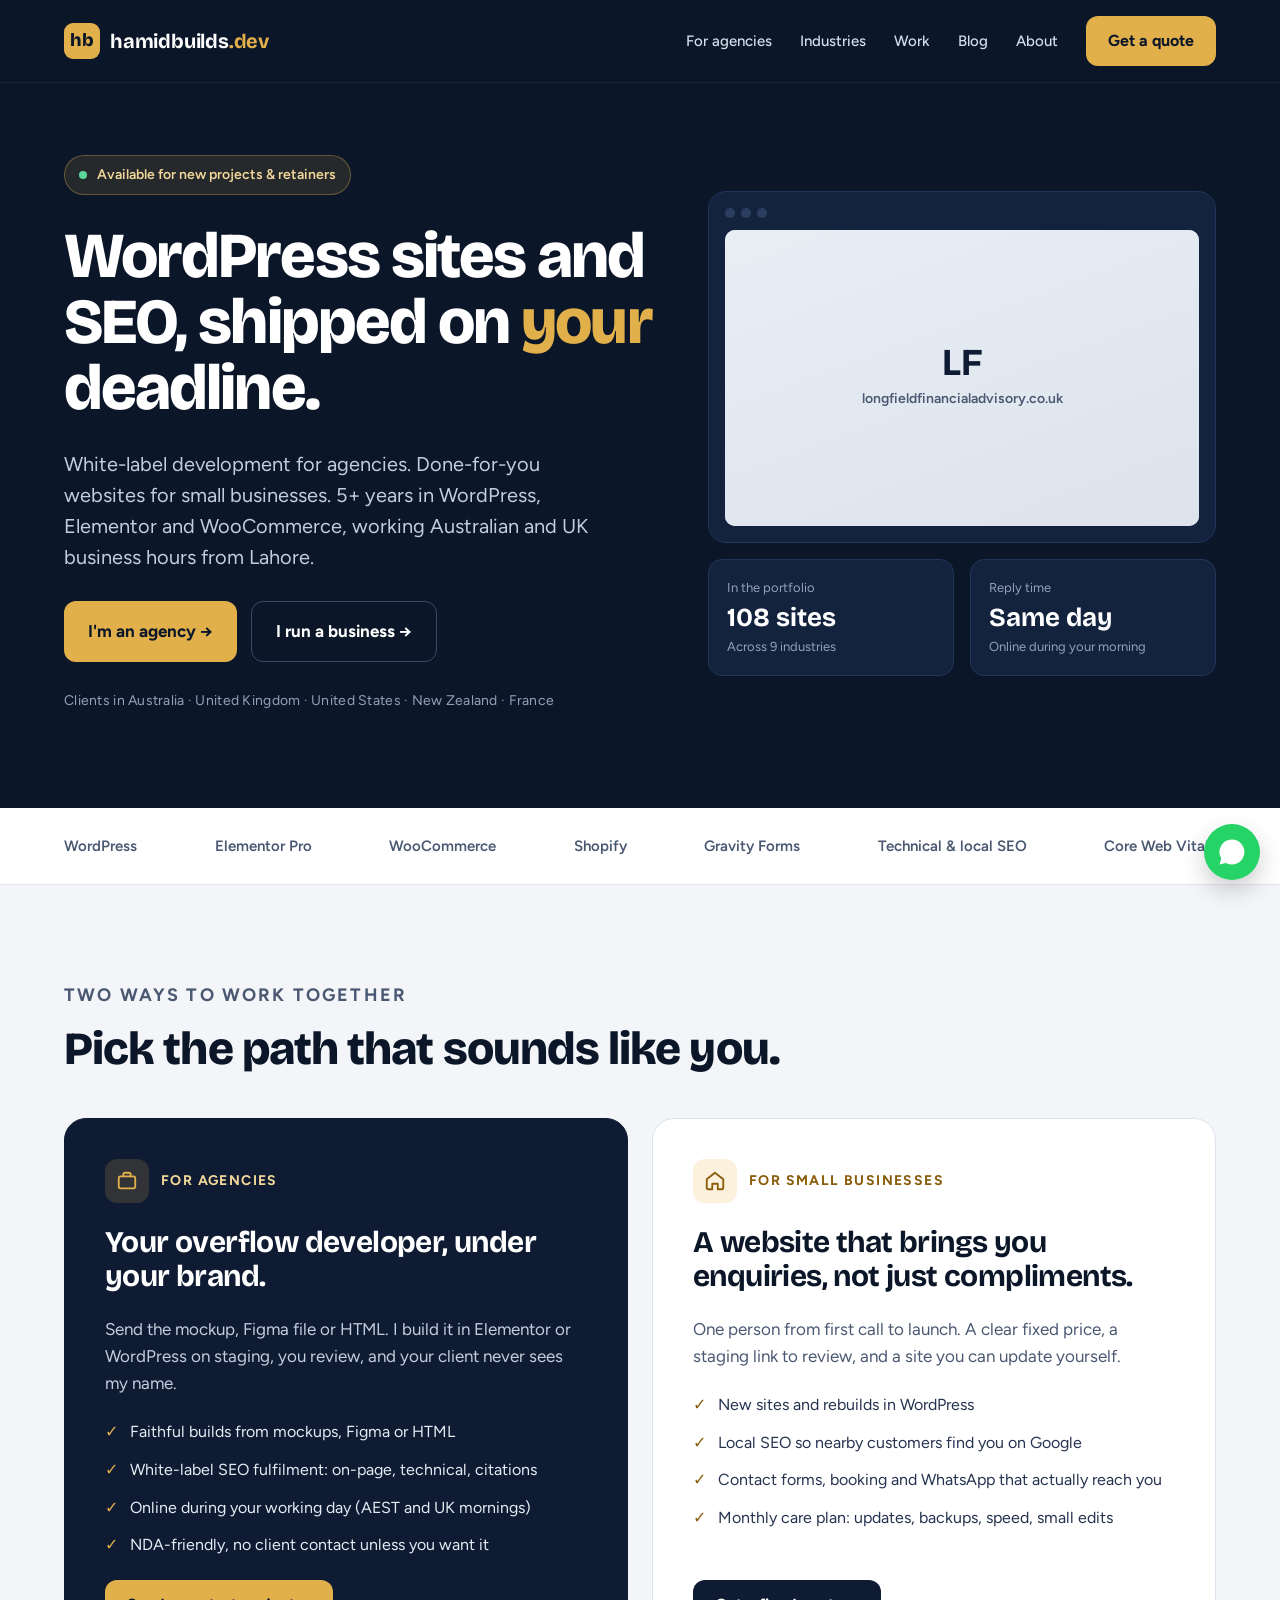
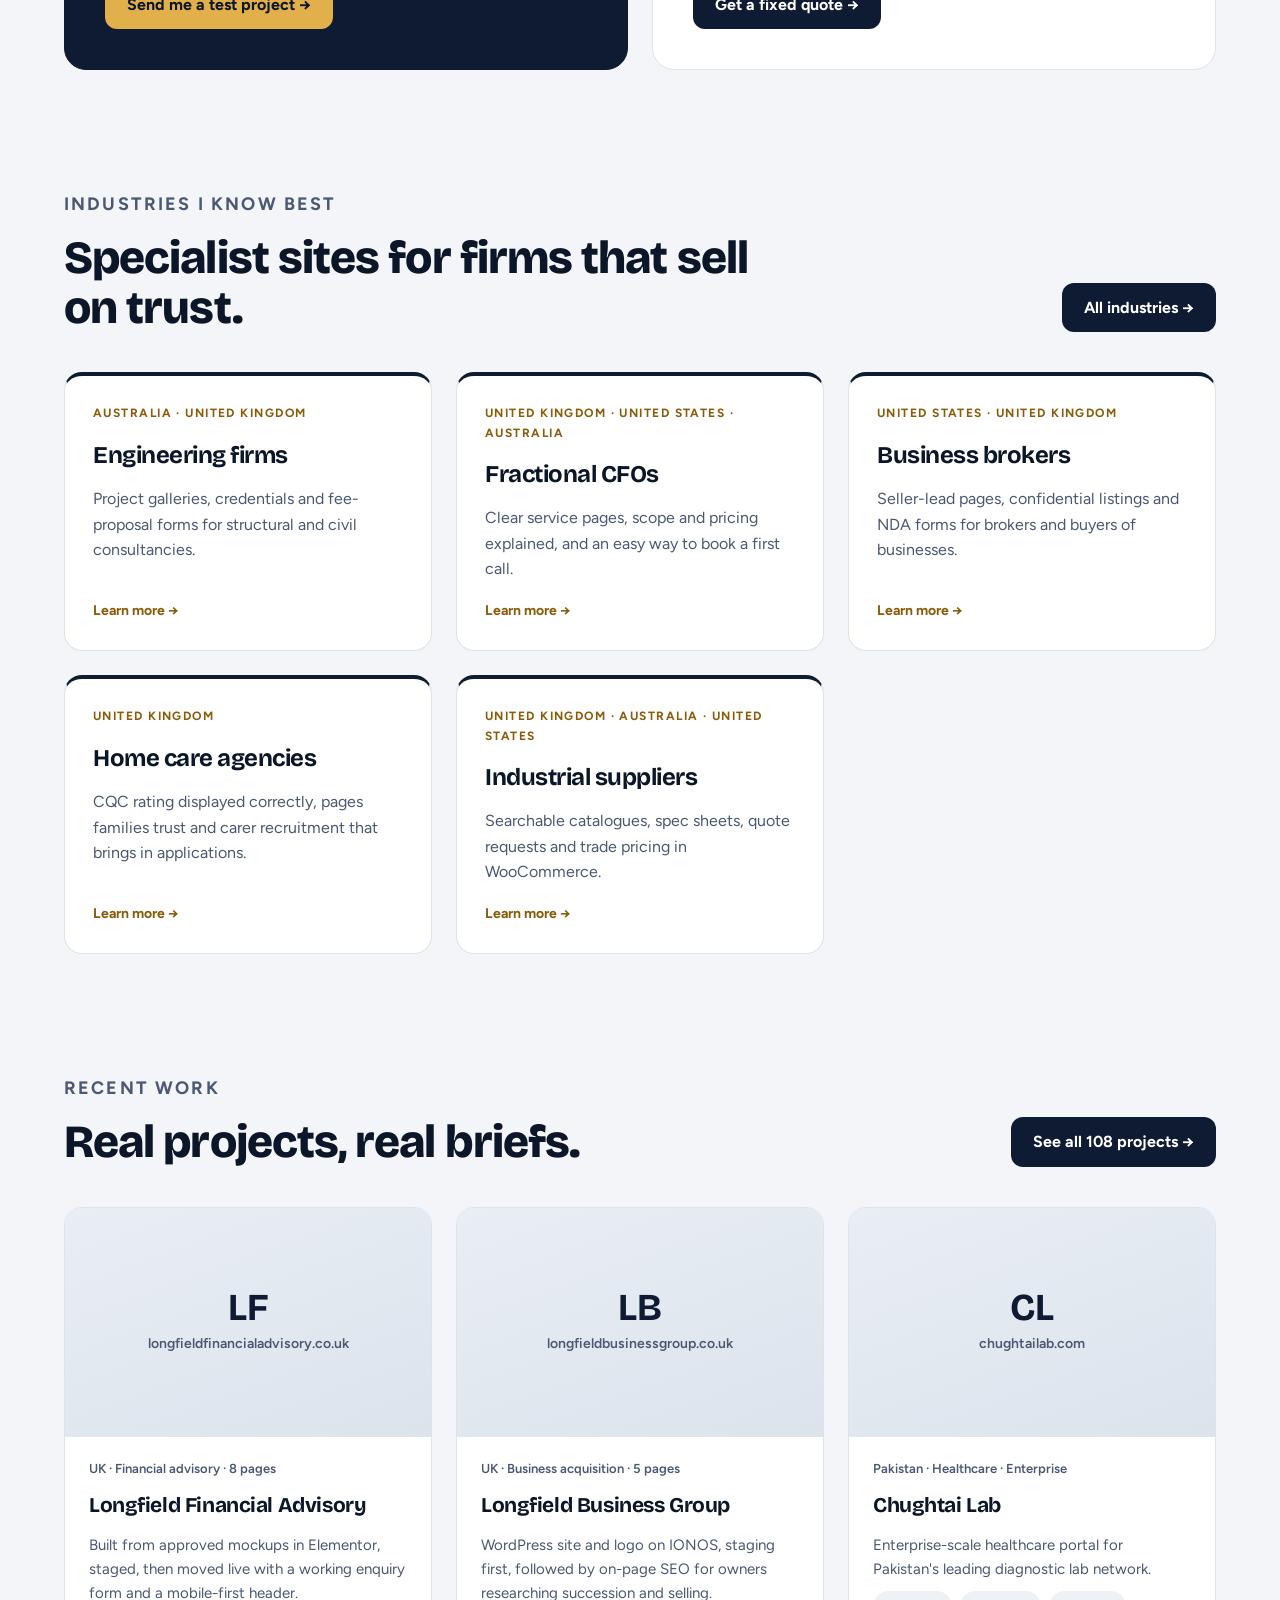
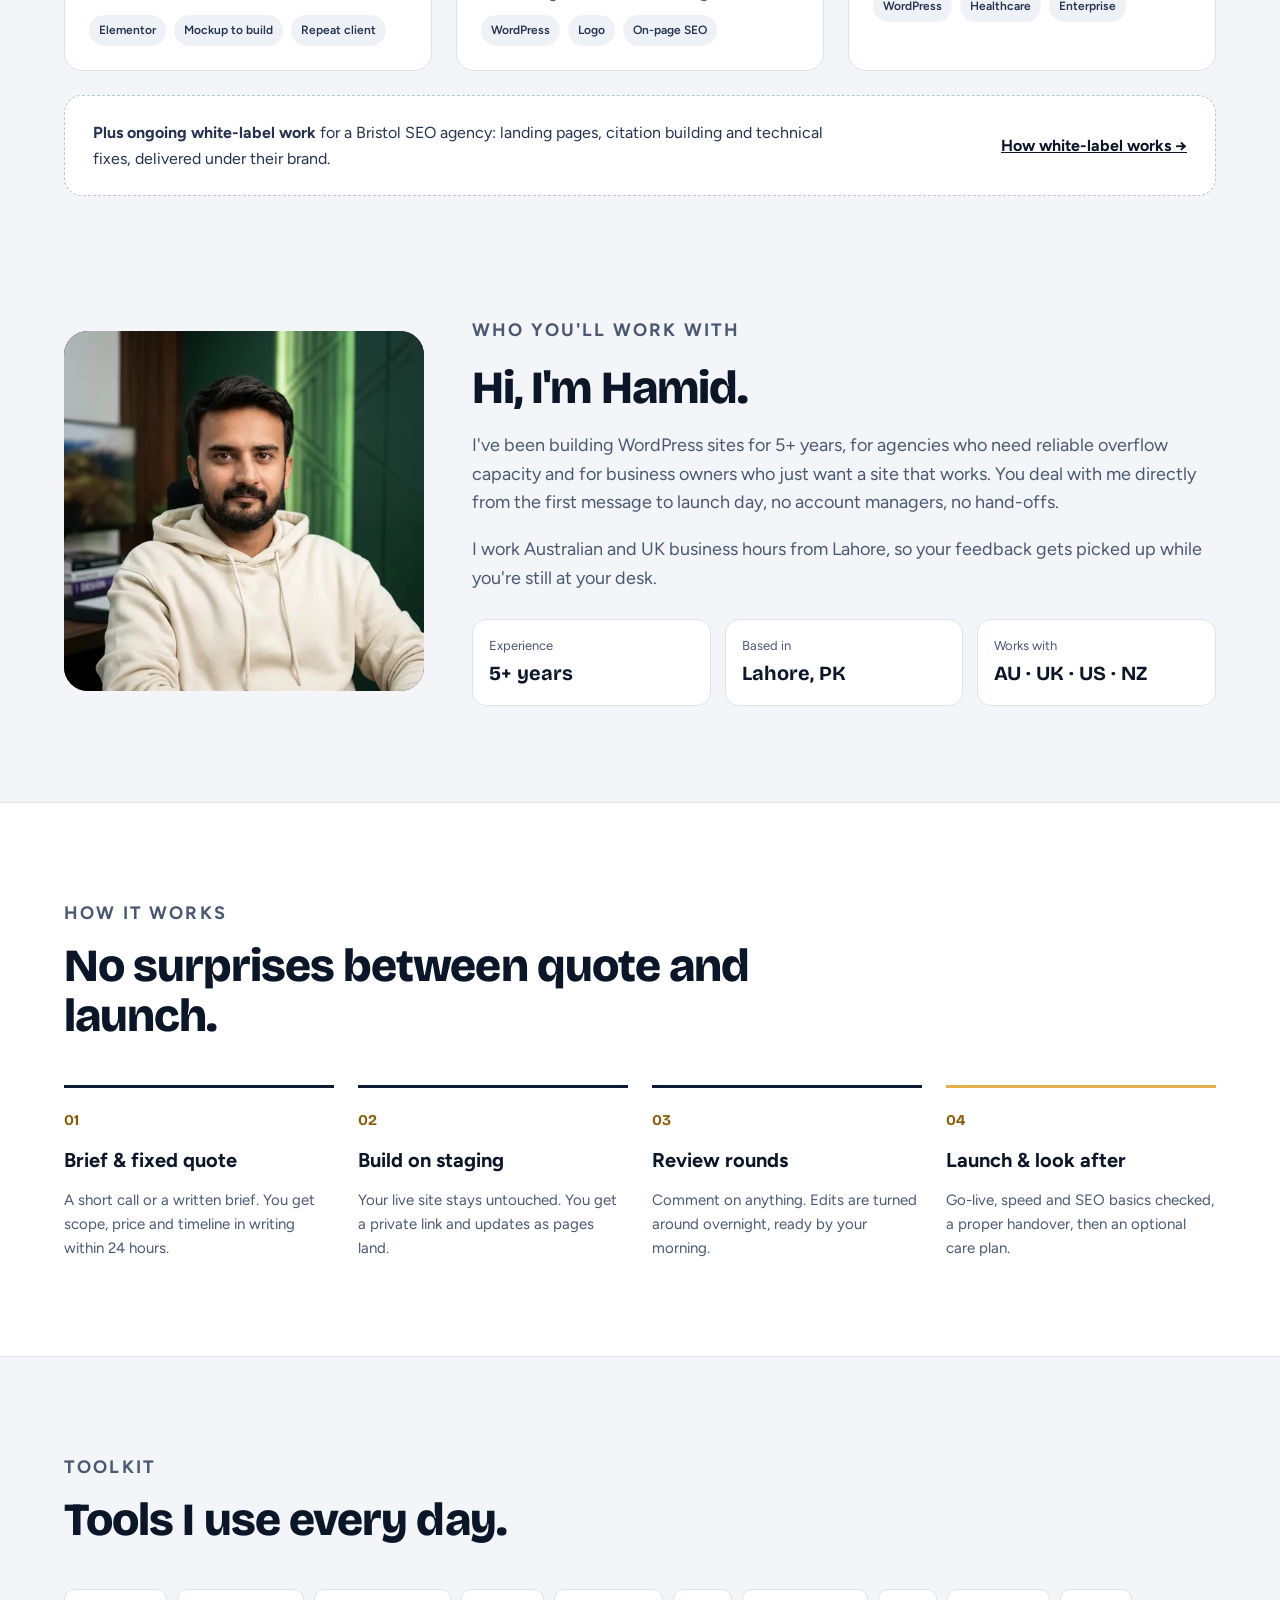
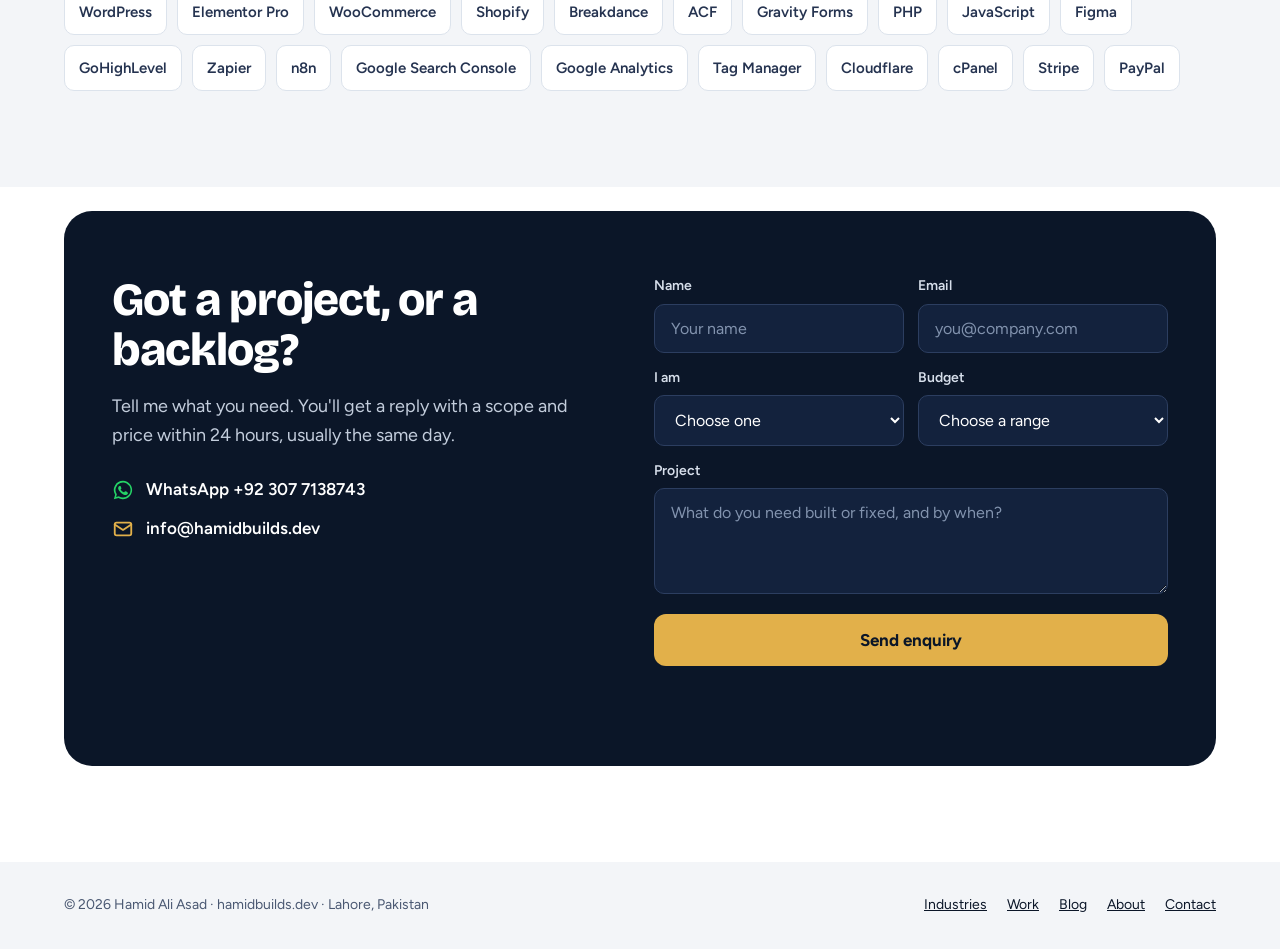
<file: index.html>
<!DOCTYPE html>
<html lang="en">
<head>
<meta charset="UTF-8">
<meta name="viewport" content="width=device-width, initial-scale=1.0">
<title>Hamid Ali Asad — White-Label WordPress Developer for Agencies &amp; Small Businesses</title>
<meta name="description" content="WordPress, Elementor and WooCommerce builds plus SEO. White-label development for agencies and done-for-you websites for small businesses. 100+ sites across Australia, UK, US and New Zealand.">
<link rel="canonical" href="https://hamidbuilds.dev/">
<meta property="og:type" content="website">
<meta property="og:title" content="Hamid Ali Asad — WordPress sites and SEO, shipped on your deadline">
<meta property="og:description" content="White-label WordPress development for agencies. Done-for-you websites for small businesses.">
<meta property="og:url" content="https://hamidbuilds.dev/">
<meta property="og:site_name" content="hamidbuilds.dev">
<meta property="og:image" content="https://hamidbuilds.dev/assets/og-image.png">
<meta property="og:image:width" content="1200">
<meta property="og:image:height" content="630">
<meta name="twitter:card" content="summary_large_image">
<meta name="twitter:title" content="Hamid Ali Asad — WordPress sites and SEO, shipped on your deadline">
<meta name="twitter:description" content="White-label WordPress development for agencies. Done-for-you websites for small businesses.">
<meta name="twitter:image" content="https://hamidbuilds.dev/assets/og-image.png">
<meta name="author" content="Hamid Ali Asad">
<meta name="robots" content="index, follow, max-image-preview:large">
<meta name="theme-color" content="#0B1628">
<link rel="icon" href="data:image/svg+xml,%3Csvg xmlns='http://www.w3.org/2000/svg' viewBox='0 0 64 64'%3E%3Crect width='64' height='64' rx='16' fill='%23E2B04A'/%3E%3Ctext x='32' y='43' text-anchor='middle' font-family='Arial' font-weight='800' font-size='30' fill='%230B1628'%3Ehb%3C/text%3E%3C/svg%3E">
<link rel="preconnect" href="https://fonts.googleapis.com">
<link rel="preconnect" href="https://fonts.gstatic.com" crossorigin>
<link href="https://fonts.googleapis.com/css2?family=Bricolage+Grotesque:opsz,wght@12..96,500;12..96,700;12..96,800&family=Figtree:wght@400;500;600;700&display=swap" rel="stylesheet">
<link rel="stylesheet" href="assets/site.css">
<script type="application/ld+json">
{
  "@context": "https://schema.org",
  "@type": "ProfessionalService",
  "name": "hamidbuilds.dev",
  "founder": {"@type": "Person", "name": "Hamid Ali Asad", "jobTitle": "WordPress Developer & SEO Specialist", "image": "https://hamidbuilds.dev/assets/hamid-960.webp"},
  "image": "https://hamidbuilds.dev/assets/og-image.png",
  "priceRange": "$$",
  "url": "https://hamidbuilds.dev/",
  "email": "info@hamidbuilds.dev",
  "telephone": "+923077138743",
  "address": {"@type": "PostalAddress", "addressLocality": "Lahore", "addressCountry": "PK"},
  "areaServed": ["AU", "GB", "US", "NZ", "FR"],
  "knowsAbout": ["WordPress", "Elementor", "WooCommerce", "Shopify", "Technical SEO", "Local SEO"]
}
</script>
</head>
<body>
<a class="skip" href="#main">Skip to content</a>

<header class="site-header">
  <div class="wrap">
    <a class="brand" href="index.html" aria-label="hamidbuilds.dev home">
      <span class="brand-mark" aria-hidden="true">hb</span>
      <span class="brand-name">hamidbuilds<span>.dev</span></span>
    </a>
    <button class="nav-toggle" type="button" aria-expanded="false" aria-controls="site-nav" aria-label="Open menu">
      <svg aria-hidden="true" width="22" height="22" viewBox="0 0 24 24" fill="none" stroke="currentColor" stroke-width="2" stroke-linecap="round"><path d="M4 7h16M4 12h16M4 17h16"/></svg>
    </button>
    <nav class="nav" id="site-nav" aria-label="Main">
      <a href="#agencies">For agencies</a>
      <a href="industries/">Industries</a>
      <a href="work.html">Work</a>
      <a href="blog/">Blog</a>
      <a href="#about">About</a>
      <a class="btn btn-gold" href="#contact">Get a quote</a>
    </nav>
  </div>
</header>

<main id="main">

<section class="hero">
  <div class="wrap">
    <div class="hero-copy">
      <p class="pill"><i aria-hidden="true"></i>Available for new projects &amp; retainers</p>
      <h1>WordPress sites and SEO, shipped on <span>your</span> deadline.</h1>
      <p class="hero-sub">White-label development for agencies. Done-for-you websites for small businesses. 5+ years in WordPress, Elementor and WooCommerce, working Australian and UK business hours from Lahore.</p>
      <div class="cta-row">
        <a class="btn btn-gold btn-lg" href="#agencies">I'm an agency →</a>
        <a class="btn btn-ghost btn-lg" href="#businesses">I run a business →</a>
      </div>
      <p class="hero-meta">Clients in Australia · United Kingdom · United States · New Zealand · France</p>
    </div>
    <div class="hero-visual">
      <div class="browser">
        <div class="browser-dots" aria-hidden="true"><i></i><i></i><i></i></div>
        <div class="browser-shot thumb">
          <div class="thumb-fallback"><b>LF</b>longfieldfinancialadvisory.co.uk</div>
          <img data-site="https://longfieldfinancialadvisory.co.uk" alt="Longfield Financial Advisory homepage, built by Hamid" width="1200" height="750">
        </div>
      </div>
      <div class="stat-row">
        <div class="stat"><small>In the portfolio</small><strong><span data-project-count>108</span> sites</strong><small>Across 9 industries</small></div>
        <div class="stat"><small>Reply time</small><strong>Same day</strong><small>Online during your morning</small></div>
      </div>
    </div>
  </div>
</section>

<div class="strip" aria-label="Tools">
  <div class="wrap">
    <span>WordPress</span><span>Elementor Pro</span><span>WooCommerce</span><span>Shopify</span><span>Gravity Forms</span><span>Technical &amp; local SEO</span><span>Core Web Vitals</span>
  </div>
</div>

<section class="section" id="agencies">
  <div class="wrap">
    <div class="section-head">
      <p class="eyebrow">Two ways to work together</p>
      <h2>Pick the path that sounds like you.</h2>
    </div>
    <div class="paths">
      <article class="path path-dark">
        <div class="path-tag">
          <span class="path-icon"><svg aria-hidden="true" width="22" height="22" viewBox="0 0 24 24" fill="none" stroke="#E2B04A" stroke-width="2" stroke-linecap="round" stroke-linejoin="round"><rect x="3" y="7" width="18" height="13" rx="2"/><path d="M8 7V5a2 2 0 0 1 2-2h4a2 2 0 0 1 2 2v2"/></svg></span>
          For agencies
        </div>
        <h3>Your overflow developer, under your brand.</h3>
        <p>Send the mockup, Figma file or HTML. I build it in Elementor or WordPress on staging, you review, and your client never sees my name.</p>
        <ul class="ticks">
          <li>Faithful builds from mockups, Figma or HTML</li>
          <li>White-label SEO fulfilment: on-page, technical, citations</li>
          <li>Online during your working day (AEST and UK mornings)</li>
          <li>NDA-friendly, no client contact unless you want it</li>
        </ul>
        <a class="btn btn-gold" href="#contact">Send me a test project →</a>
      </article>
      <article class="path" id="businesses">
        <div class="path-tag">
          <span class="path-icon"><svg aria-hidden="true" width="22" height="22" viewBox="0 0 24 24" fill="none" stroke="#8A5D0B" stroke-width="2" stroke-linecap="round" stroke-linejoin="round"><path d="M3 10l9-7 9 7v10a1 1 0 0 1-1 1h-5v-6h-6v6H4a1 1 0 0 1-1-1z"/></svg></span>
          For small businesses
        </div>
        <h3>A website that brings you enquiries, not just compliments.</h3>
        <p>One person from first call to launch. A clear fixed price, a staging link to review, and a site you can update yourself.</p>
        <ul class="ticks">
          <li>New sites and rebuilds in WordPress</li>
          <li>Local SEO so nearby customers find you on Google</li>
          <li>Contact forms, booking and WhatsApp that actually reach you</li>
          <li>Monthly care plan: updates, backups, speed, small edits</li>
        </ul>
        <a class="btn btn-navy" href="#contact">Get a fixed quote →</a>
      </article>
    </div>
  </div>
</section>

<section class="section" id="industries" style="padding-top:24px">
  <div class="wrap">
    <div class="head-row">
      <div class="section-head">
        <p class="eyebrow">Industries I know best</p>
        <h2>Specialist sites for firms that sell on trust.</h2>
      </div>
      <a class="btn btn-navy" href="industries/">All industries →</a>
    </div>
    <div class="ind-grid"><a class="ind-card" href="industries/structural-engineers/"><span class="eyebrow">Australia · United Kingdom</span><h3>Engineering firms</h3><p>Project galleries, credentials and fee-proposal forms for structural and civil consultancies.</p><span class="post-more">Learn more →</span></a><a class="ind-card" href="industries/fractional-cfo/"><span class="eyebrow">United Kingdom · United States · Australia</span><h3>Fractional CFOs</h3><p>Clear service pages, scope and pricing explained, and an easy way to book a first call.</p><span class="post-more">Learn more →</span></a><a class="ind-card" href="industries/business-brokers/"><span class="eyebrow">United States · United Kingdom</span><h3>Business brokers</h3><p>Seller-lead pages, confidential listings and NDA forms for brokers and buyers of businesses.</p><span class="post-more">Learn more →</span></a><a class="ind-card" href="industries/home-care/"><span class="eyebrow">United Kingdom</span><h3>Home care agencies</h3><p>CQC rating displayed correctly, pages families trust and carer recruitment that brings in applications.</p><span class="post-more">Learn more →</span></a><a class="ind-card" href="industries/industrial-suppliers/"><span class="eyebrow">United Kingdom · Australia · United States</span><h3>Industrial suppliers</h3><p>Searchable catalogues, spec sheets, quote requests and trade pricing in WooCommerce.</p><span class="post-more">Learn more →</span></a></div>
  </div>
</section>

<section class="section" id="work" style="padding-top:24px">
  <div class="wrap">
    <div class="head-row">
      <div class="section-head">
        <p class="eyebrow">Recent work</p>
        <h2>Real projects, real briefs.</h2>
      </div>
      <a class="btn btn-navy" href="work.html"><span>See all <span data-project-count>108</span> projects →</span></a>
    </div>
    <div class="cards">
      <a class="card" href="https://longfieldfinancialadvisory.co.uk" target="_blank" rel="noopener">
        <div class="thumb"><div class="thumb-fallback"><b>LF</b>longfieldfinancialadvisory.co.uk</div><img data-site="https://longfieldfinancialadvisory.co.uk" alt="" width="1200" height="750"></div>
        <div class="card-body">
          <span class="card-meta">UK · Financial advisory · 8 pages</span>
          <h3>Longfield Financial Advisory</h3>
          <p class="card-desc">Built from approved mockups in Elementor, staged, then moved live with a working enquiry form and a mobile-first header.</p>
          <div class="chips"><span class="chip">Elementor</span><span class="chip">Mockup to build</span><span class="chip">Repeat client</span></div>
        </div>
      </a>
      <a class="card" href="https://longfieldbusinessgroup.co.uk" target="_blank" rel="noopener">
        <div class="thumb"><div class="thumb-fallback"><b>LB</b>longfieldbusinessgroup.co.uk</div><img data-site="https://longfieldbusinessgroup.co.uk" alt="" width="1200" height="750"></div>
        <div class="card-body">
          <span class="card-meta">UK · Business acquisition · 5 pages</span>
          <h3>Longfield Business Group</h3>
          <p class="card-desc">WordPress site and logo on IONOS, staging first, followed by on-page SEO for owners researching succession and selling.</p>
          <div class="chips"><span class="chip">WordPress</span><span class="chip">Logo</span><span class="chip">On-page SEO</span></div>
        </div>
      </a>
      <a class="card" href="https://chughtailab.com" target="_blank" rel="noopener">
        <div class="thumb"><div class="thumb-fallback"><b>CL</b>chughtailab.com</div><img data-site="https://chughtailab.com" alt="" width="1200" height="750"></div>
        <div class="card-body">
          <span class="card-meta">Pakistan · Healthcare · Enterprise</span>
          <h3>Chughtai Lab</h3>
          <p class="card-desc">Enterprise-scale healthcare portal for Pakistan's leading diagnostic lab network.</p>
          <div class="chips"><span class="chip">WordPress</span><span class="chip">Healthcare</span><span class="chip">Enterprise</span></div>
        </div>
      </a>
    </div>
    <div class="note-box">
      <p><strong>Plus ongoing white-label work</strong> for a Bristol SEO agency: landing pages, citation building and technical fixes, delivered under their brand.</p>
      <a href="#agencies"><strong>How white-label works →</strong></a>
    </div>
  </div>
</section>

<section class="section" id="about" style="padding-top:24px">
  <div class="wrap about">
    <div class="about-photo">
      <picture>
        <source type="image/webp" srcset="assets/hamid-480.webp 480w, assets/hamid-960.webp 960w" sizes="(max-width: 640px) 90vw, 360px">
        <img src="assets/hamid-480.jpg" alt="Hamid Ali Asad, WordPress developer" width="480" height="480" loading="lazy" decoding="async">
      </picture>
    </div>
    <div class="about-copy">
      <p class="eyebrow">Who you'll work with</p>
      <h2>Hi, I'm Hamid.</h2>
      <p>I've been building WordPress sites for 5+ years, for agencies who need reliable overflow capacity and for business owners who just want a site that works. You deal with me directly from the first message to launch day, no account managers, no hand-offs.</p>
      <p>I work Australian and UK business hours from Lahore, so your feedback gets picked up while you're still at your desk.</p>
      <div class="facts">
        <div><small>Experience</small><strong>5+ years</strong></div>
        <div><small>Based in</small><strong>Lahore, PK</strong></div>
        <div><small>Works with</small><strong>AU · UK · US · NZ</strong></div>
      </div>
    </div>
  </div>
</section>

<section class="section section-white" id="process">
  <div class="wrap">
    <div class="section-head">
      <p class="eyebrow">How it works</p>
      <h2>No surprises between quote and launch.</h2>
    </div>
    <ol class="steps">
      <li><b>01</b><h3>Brief &amp; fixed quote</h3><p>A short call or a written brief. You get scope, price and timeline in writing within 24 hours.</p></li>
      <li><b>02</b><h3>Build on staging</h3><p>Your live site stays untouched. You get a private link and updates as pages land.</p></li>
      <li><b>03</b><h3>Review rounds</h3><p>Comment on anything. Edits are turned around overnight, ready by your morning.</p></li>
      <li><b>04</b><h3>Launch &amp; look after</h3><p>Go-live, speed and SEO basics checked, a proper handover, then an optional care plan.</p></li>
    </ol>
  </div>
</section>

<section class="section" id="testimonials" hidden>
  <div class="wrap">
    <div class="section-head">
      <p class="eyebrow">What clients say</p>
      <h2>In their words.</h2>
    </div>
    <div class="quotes" id="quote-list"></div>
  </div>
</section>

<section class="section">
  <div class="wrap">
    <div class="section-head">
      <p class="eyebrow">Toolkit</p>
      <h2>Tools I use every day.</h2>
    </div>
    <div class="stack">
      <span>WordPress</span><span>Elementor Pro</span><span>WooCommerce</span><span>Shopify</span><span>Breakdance</span><span>ACF</span><span>Gravity Forms</span><span>PHP</span><span>JavaScript</span><span>Figma</span><span>GoHighLevel</span><span>Zapier</span><span>n8n</span><span>Google Search Console</span><span>Google Analytics</span><span>Tag Manager</span><span>Cloudflare</span><span>cPanel</span><span>Stripe</span><span>PayPal</span>
    </div>
  </div>
</section>

<section class="contact" id="contact">
  <div class="wrap">
    <div class="contact-card">
      <div class="contact-copy">
        <h2>Got a project, or a backlog?</h2>
        <p>Tell me what you need. You'll get a reply with a scope and price within 24 hours, usually the same day.</p>
        <div class="contact-lines">
          <a href="https://wa.me/923077138743" target="_blank" rel="noopener">
            <svg aria-hidden="true" width="22" height="22" viewBox="0 0 24 24" fill="#25D366"><path d="M12 2a10 10 0 0 0-8.6 15.1L2 22l5-1.3A10 10 0 1 0 12 2zm0 18.2a8.2 8.2 0 0 1-4.2-1.2l-.3-.2-3 .8.8-2.9-.2-.3A8.2 8.2 0 1 1 12 20.2zm4.5-6.1c-.2-.1-1.5-.7-1.7-.8s-.4-.1-.6.1-.7.8-.8 1-.3.2-.6.1a6.7 6.7 0 0 1-3.3-2.9c-.3-.4.3-.4.7-1.3a.5.5 0 0 0 0-.5l-.8-1.8c-.2-.5-.4-.4-.6-.4h-.5a1 1 0 0 0-.7.3 3 3 0 0 0-.9 2.2 5.2 5.2 0 0 0 1.1 2.7 11.8 11.8 0 0 0 4.5 4c1.7.7 2.3.8 3.2.6a2.7 2.7 0 0 0 1.7-1.2 2.2 2.2 0 0 0 .2-1.2c-.1-.1-.3-.2-.5-.3z"/></svg>
            WhatsApp +92 307 7138743
          </a>
          <a href="mailto:info@hamidbuilds.dev">
            <svg aria-hidden="true" width="22" height="22" viewBox="0 0 24 24" fill="none" stroke="#E2B04A" stroke-width="2" stroke-linecap="round" stroke-linejoin="round"><rect x="3" y="5" width="18" height="14" rx="2"/><path d="m3 7 9 6 9-6"/></svg>
            info@hamidbuilds.dev
          </a>
        </div>
      </div>
      <form class="form" id="contact-form" action="https://formspree.io/f/xqennqno" method="POST">
        <input type="hidden" name="_subject" value="New enquiry from hamidbuilds.dev">
        <div class="form-row">
          <div class="field"><label for="f-name">Name</label><input id="f-name" name="name" type="text" autocomplete="name" placeholder="Your name" required></div>
          <div class="field"><label for="f-email">Email</label><input id="f-email" name="email" type="email" autocomplete="email" placeholder="you@company.com" required></div>
        </div>
        <div class="form-row">
          <div class="field"><label for="f-type">I am</label>
            <select id="f-type" name="client_type" required>
              <option value="">Choose one</option>
              <option>An agency (white-label)</option>
              <option>A business owner</option>
            </select>
          </div>
          <div class="field"><label for="f-budget">Budget</label>
            <select id="f-budget" name="budget">
              <option value="">Choose a range</option>
              <option>Under $500</option>
              <option>$500 – $1,500</option>
              <option>$1,500 – $5,000</option>
              <option>$5,000+</option>
              <option>Ongoing / retainer</option>
            </select>
          </div>
        </div>
        <div class="field"><label for="f-msg">Project</label><textarea id="f-msg" name="message" rows="4" placeholder="What do you need built or fixed, and by when?" required></textarea></div>
        <button class="btn btn-gold btn-lg" type="submit">Send enquiry</button>
        <p class="form-status" id="form-status" role="status" aria-live="polite"></p>
      </form>
    </div>
  </div>
</section>

</main>

<footer class="site-footer">
  <div class="wrap">
    <span>© <span id="year">2026</span> Hamid Ali Asad · hamidbuilds.dev · Lahore, Pakistan</span>
    <nav aria-label="Footer"><a href="industries/">Industries</a><a href="work.html">Work</a><a href="blog/">Blog</a><a href="#about">About</a><a href="#contact">Contact</a></nav>
  </div>
</footer>

<a class="wa-float" href="https://wa.me/923077138743" target="_blank" rel="noopener" aria-label="Chat on WhatsApp">
  <svg aria-hidden="true" width="30" height="30" viewBox="0 0 24 24" fill="#fff"><path d="M12 2a10 10 0 0 0-8.6 15.1L2 22l5-1.3A10 10 0 1 0 12 2zm4.5 12.1c-.2-.1-1.5-.7-1.7-.8s-.4-.1-.6.1-.7.8-.8 1-.3.2-.6.1a6.7 6.7 0 0 1-3.3-2.9c-.3-.4.3-.4.7-1.3a.5.5 0 0 0 0-.5l-.8-1.8c-.2-.5-.4-.4-.6-.4h-.5a1 1 0 0 0-.7.3 3 3 0 0 0-.9 2.2 5.2 5.2 0 0 0 1.1 2.7 11.8 11.8 0 0 0 4.5 4c1.7.7 2.3.8 3.2.6a2.7 2.7 0 0 0 1.7-1.2 2.2 2.2 0 0 0 .2-1.2c-.1-.1-.3-.2-.5-.3z"/></svg>
</a>

<script src="assets/site.js" defer></script>
</body>
</html>
</file>
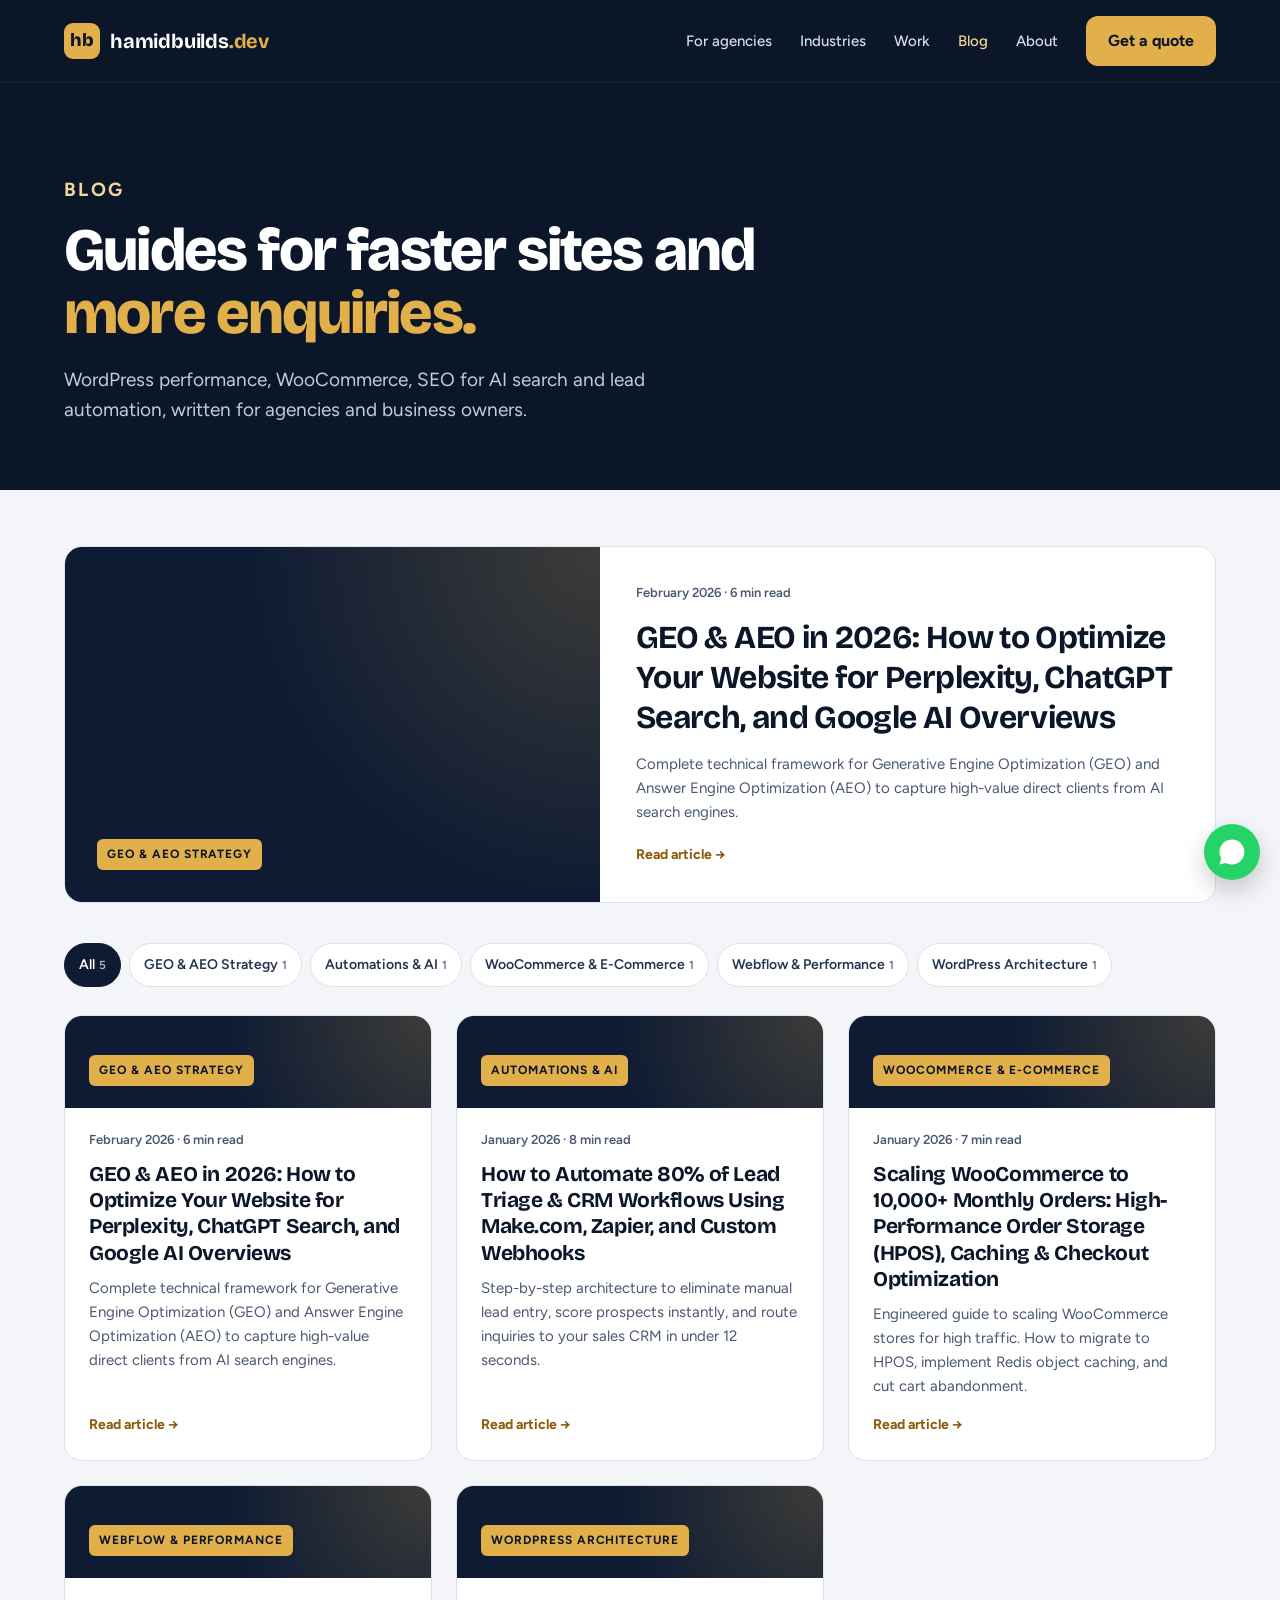
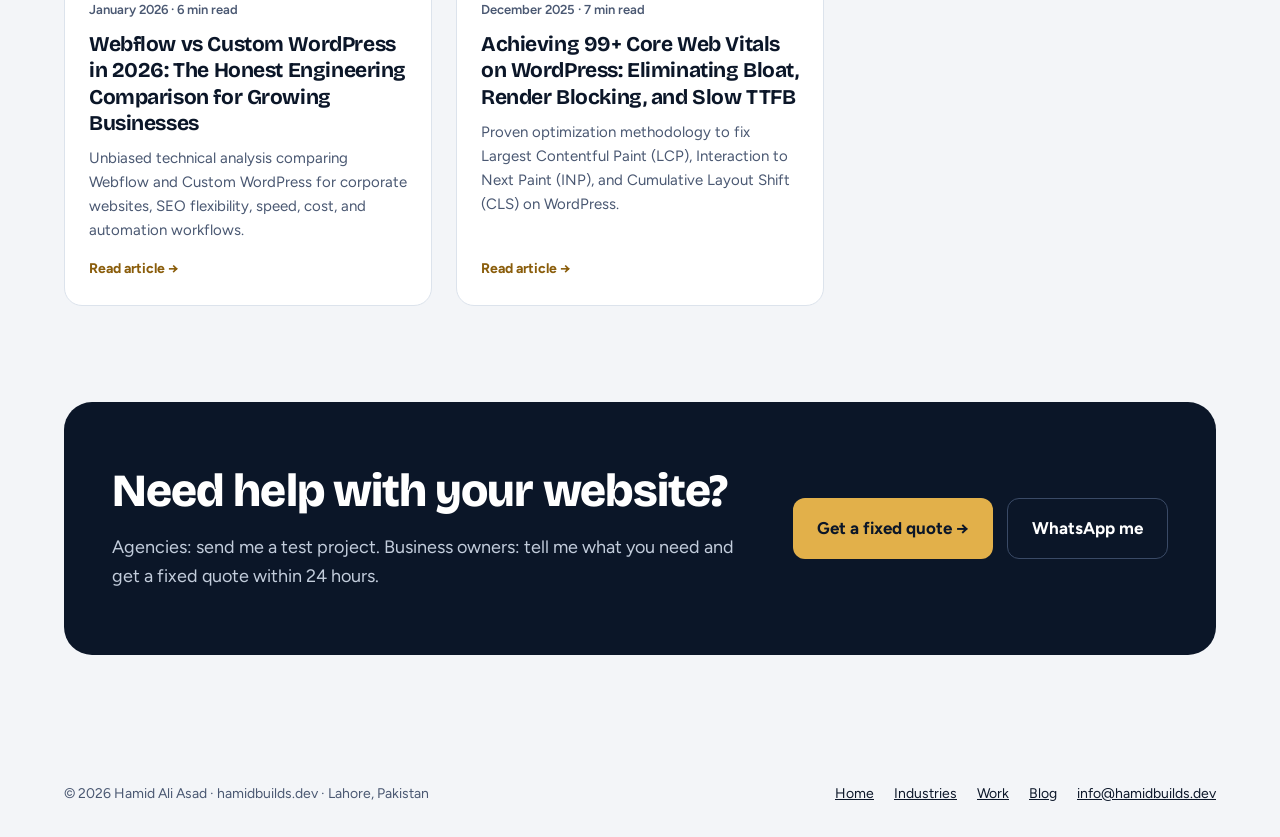
<file: blog/index.html>
<!DOCTYPE html>
<html lang="en">
<head>
<meta charset="UTF-8">
<meta name="viewport" content="width=device-width, initial-scale=1.0">
<title>Blog — WordPress, SEO &amp; Automation Guides | Hamid Ali Asad</title>
<meta name="description" content="Practical guides on WordPress performance, WooCommerce, SEO for AI search, and lead automation from Hamid Ali Asad.">
<link rel="canonical" href="https://hamidbuilds.dev/blog/">
<meta name="robots" content="index, follow, max-image-preview:large">
<meta name="author" content="Hamid Ali Asad">
<meta property="og:type" content="website">
<meta property="og:site_name" content="hamidbuilds.dev">
<meta property="og:title" content="Blog — WordPress, SEO &amp; Automation Guides | Hamid Ali Asad">
<meta property="og:description" content="Practical guides on WordPress performance, WooCommerce, SEO for AI search, and lead automation from Hamid Ali Asad.">
<meta property="og:url" content="https://hamidbuilds.dev/blog/">
<meta property="og:image" content="https://hamidbuilds.dev/assets/og-image.png">
<meta name="twitter:card" content="summary_large_image">
<meta name="twitter:title" content="Blog — WordPress, SEO &amp; Automation Guides | Hamid Ali Asad">
<meta name="twitter:description" content="Practical guides on WordPress performance, WooCommerce, SEO for AI search, and lead automation from Hamid Ali Asad.">
<meta name="twitter:image" content="https://hamidbuilds.dev/assets/og-image.png">
<meta name="theme-color" content="#0B1628">
<link rel="icon" href="data:image/svg+xml,%3Csvg xmlns='http://www.w3.org/2000/svg' viewBox='0 0 64 64'%3E%3Crect width='64' height='64' rx='16' fill='%23E2B04A'/%3E%3Ctext x='32' y='43' text-anchor='middle' font-family='Arial' font-weight='800' font-size='30' fill='%230B1628'%3Ehb%3C/text%3E%3C/svg%3E">
<link rel="alternate" type="application/rss+xml" title="hamidbuilds.dev blog" href="https://hamidbuilds.dev/blog/feed.xml">
<link rel="preconnect" href="https://fonts.googleapis.com">
<link rel="preconnect" href="https://fonts.gstatic.com" crossorigin>
<link href="https://fonts.googleapis.com/css2?family=Bricolage+Grotesque:opsz,wght@12..96,500;12..96,700;12..96,800&family=Figtree:wght@400;500;600;700&display=swap" rel="stylesheet">
<link rel="stylesheet" href="/assets/site.css">
<script type="application/ld+json">{"@context": "https://schema.org", "@type": "Blog", "name": "hamidbuilds.dev blog", "url": "https://hamidbuilds.dev/blog/", "author": {"@type": "Person", "name": "Hamid Ali Asad"}, "blogPost": [{"@type": "BlogPosting", "headline": "GEO & AEO in 2026: How to Optimize Your Website for Perplexity, ChatGPT Search, and Google AI Overviews", "url": "https://hamidbuilds.dev/blog/geo-aeo-generative-engine-optimization-guide.html", "datePublished": "2026-02-01"}, {"@type": "BlogPosting", "headline": "How to Automate 80% of Lead Triage & CRM Workflows Using Make.com, Zapier, and Custom Webhooks", "url": "https://hamidbuilds.dev/blog/automate-lead-triage-crm-workflows-make-zapier.html", "datePublished": "2026-01-01"}, {"@type": "BlogPosting", "headline": "Scaling WooCommerce to 10,000+ Monthly Orders: High-Performance Order Storage (HPOS), Caching & Checkout Optimization", "url": "https://hamidbuilds.dev/blog/scaling-woocommerce-hpos-caching-checkout-optimization.html", "datePublished": "2026-01-01"}, {"@type": "BlogPosting", "headline": "Webflow vs Custom WordPress in 2026: The Honest Engineering Comparison for Growing Businesses", "url": "https://hamidbuilds.dev/blog/webflow-vs-custom-wordpress-engineering-comparison.html", "datePublished": "2026-01-01"}, {"@type": "BlogPosting", "headline": "Achieving 99+ Core Web Vitals on WordPress: Eliminating Bloat, Render Blocking, and Slow TTFB", "url": "https://hamidbuilds.dev/blog/achieving-99-core-web-vitals-wordpress.html", "datePublished": "2025-12-01"}]}</script>
</head>
<body>
<a class="skip" href="#main">Skip to content</a>
<header class="site-header">
  <div class="wrap">
    <a class="brand" href="/" aria-label="hamidbuilds.dev home">
      <span class="brand-mark" aria-hidden="true">hb</span>
      <span class="brand-name">hamidbuilds<span>.dev</span></span>
    </a>
    <button class="nav-toggle" type="button" aria-expanded="false" aria-controls="site-nav" aria-label="Open menu">
      <svg aria-hidden="true" width="22" height="22" viewBox="0 0 24 24" fill="none" stroke="currentColor" stroke-width="2" stroke-linecap="round"><path d="M4 7h16M4 12h16M4 17h16"/></svg>
    </button>
    <nav class="nav" id="site-nav" aria-label="Main">
      <a href="/#agencies">For agencies</a><a href="/industries/">Industries</a><a href="/work.html">Work</a><a href="/blog/" aria-current="page">Blog</a><a href="/#about">About</a>
      <a class="btn btn-gold" href="/#contact">Get a quote</a>
    </nav>
  </div>
</header>

<main id="main">
  <section class="page-hero">
    <div class="wrap">
      <p class="eyebrow" style="color:var(--gold-soft)">Blog</p>
      <h1 style="margin-top:14px">Guides for faster sites and <span>more enquiries.</span></h1>
      <p>WordPress performance, WooCommerce, SEO for AI search and lead automation, written for agencies and business owners.</p>
    </div>
  </section>
  <section class="section" style="padding-top:56px">
    <div class="wrap">
      <a class="post-card post-card-big" href="/blog/geo-aeo-generative-engine-optimization-guide.html" data-cat="GEO &amp; AEO Strategy"><div class="post-card-top"><span class="post-cat">GEO &amp; AEO Strategy</span></div><div class="post-card-body"><span class="card-meta">February 2026 · 6 min read</span><h3>GEO &amp; AEO in 2026: How to Optimize Your Website for Perplexity, ChatGPT Search, and Google AI Overviews</h3><p class="card-desc">Complete technical framework for Generative Engine Optimization (GEO) and Answer Engine Optimization (AEO) to capture high-value direct clients from AI search engines.</p><span class="post-more">Read article →</span></div></a>
      <div class="tabs blog-tabs" id="blog-tabs" role="group" aria-label="Filter by topic"><button class="tab" type="button" data-cat="All" aria-pressed="true">All<small>5</small></button><button class="tab" type="button" data-cat="GEO &amp; AEO Strategy" aria-pressed="false">GEO &amp; AEO Strategy<small>1</small></button><button class="tab" type="button" data-cat="Automations &amp; AI" aria-pressed="false">Automations &amp; AI<small>1</small></button><button class="tab" type="button" data-cat="WooCommerce &amp; E-Commerce" aria-pressed="false">WooCommerce &amp; E-Commerce<small>1</small></button><button class="tab" type="button" data-cat="Webflow &amp; Performance" aria-pressed="false">Webflow &amp; Performance<small>1</small></button><button class="tab" type="button" data-cat="WordPress Architecture" aria-pressed="false">WordPress Architecture<small>1</small></button></div>
      <div class="post-grid" id="post-grid"><a class="post-card" href="/blog/geo-aeo-generative-engine-optimization-guide.html" data-cat="GEO &amp; AEO Strategy"><div class="post-card-top"><span class="post-cat">GEO &amp; AEO Strategy</span></div><div class="post-card-body"><span class="card-meta">February 2026 · 6 min read</span><h3>GEO &amp; AEO in 2026: How to Optimize Your Website for Perplexity, ChatGPT Search, and Google AI Overviews</h3><p class="card-desc">Complete technical framework for Generative Engine Optimization (GEO) and Answer Engine Optimization (AEO) to capture high-value direct clients from AI search engines.</p><span class="post-more">Read article →</span></div></a><a class="post-card" href="/blog/automate-lead-triage-crm-workflows-make-zapier.html" data-cat="Automations &amp; AI"><div class="post-card-top"><span class="post-cat">Automations &amp; AI</span></div><div class="post-card-body"><span class="card-meta">January 2026 · 8 min read</span><h3>How to Automate 80% of Lead Triage &amp; CRM Workflows Using Make.com, Zapier, and Custom Webhooks</h3><p class="card-desc">Step-by-step architecture to eliminate manual lead entry, score prospects instantly, and route inquiries to your sales CRM in under 12 seconds.</p><span class="post-more">Read article →</span></div></a><a class="post-card" href="/blog/scaling-woocommerce-hpos-caching-checkout-optimization.html" data-cat="WooCommerce &amp; E-Commerce"><div class="post-card-top"><span class="post-cat">WooCommerce &amp; E-Commerce</span></div><div class="post-card-body"><span class="card-meta">January 2026 · 7 min read</span><h3>Scaling WooCommerce to 10,000+ Monthly Orders: High-Performance Order Storage (HPOS), Caching &amp; Checkout Optimization</h3><p class="card-desc">Engineered guide to scaling WooCommerce stores for high traffic. How to migrate to HPOS, implement Redis object caching, and cut cart abandonment.</p><span class="post-more">Read article →</span></div></a><a class="post-card" href="/blog/webflow-vs-custom-wordpress-engineering-comparison.html" data-cat="Webflow &amp; Performance"><div class="post-card-top"><span class="post-cat">Webflow &amp; Performance</span></div><div class="post-card-body"><span class="card-meta">January 2026 · 6 min read</span><h3>Webflow vs Custom WordPress in 2026: The Honest Engineering Comparison for Growing Businesses</h3><p class="card-desc">Unbiased technical analysis comparing Webflow and Custom WordPress for corporate websites, SEO flexibility, speed, cost, and automation workflows.</p><span class="post-more">Read article →</span></div></a><a class="post-card" href="/blog/achieving-99-core-web-vitals-wordpress.html" data-cat="WordPress Architecture"><div class="post-card-top"><span class="post-cat">WordPress Architecture</span></div><div class="post-card-body"><span class="card-meta">December 2025 · 7 min read</span><h3>Achieving 99+ Core Web Vitals on WordPress: Eliminating Bloat, Render Blocking, and Slow TTFB</h3><p class="card-desc">Proven optimization methodology to fix Largest Contentful Paint (LCP), Interaction to Next Paint (INP), and Cumulative Layout Shift (CLS) on WordPress.</p><span class="post-more">Read article →</span></div></a></div>
    </div>
  </section>

<section class="contact" style="background:transparent;padding:0 0 96px">
  <div class="wrap">
    <div class="contact-card" style="align-items:center">
      <div class="contact-copy">
        <h2>Need help with your website?</h2>
        <p>Agencies: send me a test project. Business owners: tell me what you need and get a fixed quote within 24 hours.</p>
      </div>
      <div class="cta-row">
        <a class="btn btn-gold btn-lg" href="/#contact">Get a fixed quote →</a>
        <a class="btn btn-ghost btn-lg" href="https://wa.me/923077138743" target="_blank" rel="noopener">WhatsApp me</a>
      </div>
    </div>
  </div>
</section>
</main>
<script>
(function(){
  var tabs=[].slice.call(document.querySelectorAll('#blog-tabs .tab'));
  var cards=[].slice.call(document.querySelectorAll('#post-grid .post-card'));
  tabs.forEach(function(t){t.addEventListener('click',function(){
    var c=t.getAttribute('data-cat');
    tabs.forEach(function(x){x.setAttribute('aria-pressed',x===t?'true':'false');});
    cards.forEach(function(k){k.hidden=!(c==='All'||k.getAttribute('data-cat')===c);});
  });});
})();
</script>
<footer class="site-footer">
  <div class="wrap">
    <span>© <span id="year">2026</span> Hamid Ali Asad · hamidbuilds.dev · Lahore, Pakistan</span>
    <nav aria-label="Footer"><a href="/">Home</a><a href="/industries/">Industries</a><a href="/work.html">Work</a><a href="/blog/">Blog</a><a href="mailto:info@hamidbuilds.dev">info@hamidbuilds.dev</a></nav>
  </div>
</footer>
<a class="wa-float" href="https://wa.me/923077138743" target="_blank" rel="noopener" aria-label="Chat on WhatsApp"><svg aria-hidden="true" width="30" height="30" viewBox="0 0 24 24" fill="#fff"><path d="M12 2a10 10 0 0 0-8.6 15.1L2 22l5-1.3A10 10 0 1 0 12 2zm4.5 12.1c-.2-.1-1.5-.7-1.7-.8s-.4-.1-.6.1-.7.8-.8 1-.3.2-.6.1a6.7 6.7 0 0 1-3.3-2.9c-.3-.4.3-.4.7-1.3a.5.5 0 0 0 0-.5l-.8-1.8c-.2-.5-.4-.4-.6-.4h-.5a1 1 0 0 0-.7.3 3 3 0 0 0-.9 2.2 5.2 5.2 0 0 0 1.1 2.7 11.8 11.8 0 0 0 4.5 4c1.7.7 2.3.8 3.2.6a2.7 2.7 0 0 0 1.7-1.2 2.2 2.2 0 0 0 .2-1.2c-.1-.1-.3-.2-.5-.3z"/></svg></a>
<script src="/assets/site.js" defer></script>
</body>
</html>
</file>
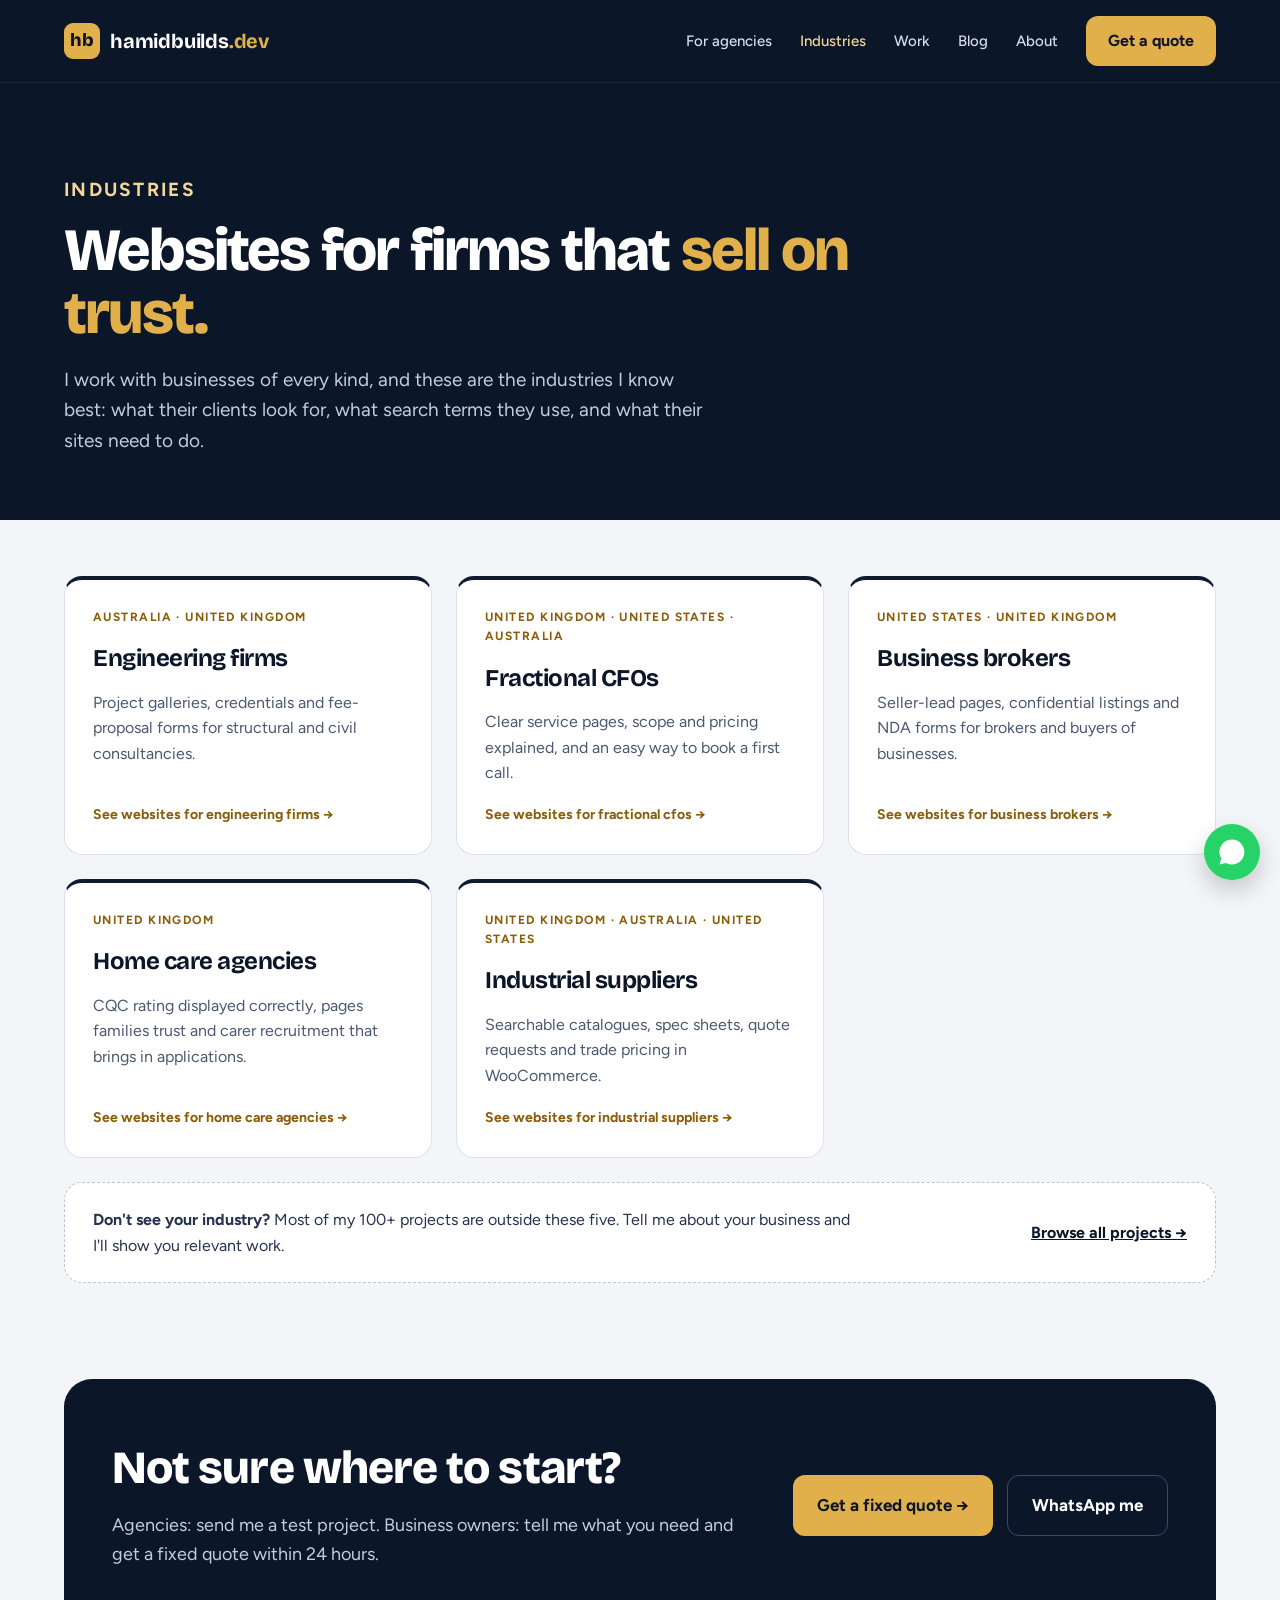
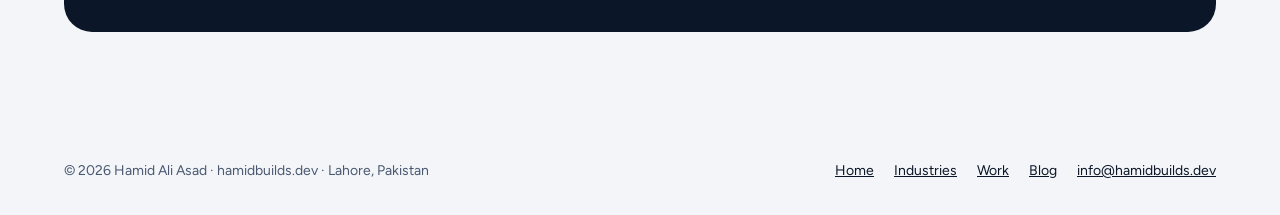
<file: industries/index.html>
<!DOCTYPE html>
<html lang="en">
<head>
<meta charset="UTF-8">
<meta name="viewport" content="width=device-width, initial-scale=1.0">
<title>Industries I Build Websites For | Hamid Ali Asad</title>
<meta name="description" content="Websites and SEO for engineering firms, fractional CFOs, business brokers, home care agencies and industrial suppliers.">
<link rel="canonical" href="https://hamidbuilds.dev/industries/">
<meta name="robots" content="index, follow, max-image-preview:large">
<meta name="author" content="Hamid Ali Asad">
<meta property="og:type" content="website">
<meta property="og:site_name" content="hamidbuilds.dev">
<meta property="og:title" content="Industries I Build Websites For | Hamid Ali Asad">
<meta property="og:description" content="Websites and SEO for engineering firms, fractional CFOs, business brokers, home care agencies and industrial suppliers.">
<meta property="og:url" content="https://hamidbuilds.dev/industries/">
<meta property="og:image" content="https://hamidbuilds.dev/assets/og-image.png">
<meta name="twitter:card" content="summary_large_image">
<meta name="twitter:title" content="Industries I Build Websites For | Hamid Ali Asad">
<meta name="twitter:description" content="Websites and SEO for engineering firms, fractional CFOs, business brokers, home care agencies and industrial suppliers.">
<meta name="twitter:image" content="https://hamidbuilds.dev/assets/og-image.png">
<meta name="theme-color" content="#0B1628">
<link rel="icon" href="data:image/svg+xml,%3Csvg xmlns='http://www.w3.org/2000/svg' viewBox='0 0 64 64'%3E%3Crect width='64' height='64' rx='16' fill='%23E2B04A'/%3E%3Ctext x='32' y='43' text-anchor='middle' font-family='Arial' font-weight='800' font-size='30' fill='%230B1628'%3Ehb%3C/text%3E%3C/svg%3E">
<link rel="alternate" type="application/rss+xml" title="hamidbuilds.dev blog" href="https://hamidbuilds.dev/blog/feed.xml">
<link rel="preconnect" href="https://fonts.googleapis.com">
<link rel="preconnect" href="https://fonts.gstatic.com" crossorigin>
<link href="https://fonts.googleapis.com/css2?family=Bricolage+Grotesque:opsz,wght@12..96,500;12..96,700;12..96,800&family=Figtree:wght@400;500;600;700&display=swap" rel="stylesheet">
<link rel="stylesheet" href="/assets/site.css">
<script type="application/ld+json">{"@context": "https://schema.org", "@type": "CollectionPage", "name": "Industries", "url": "https://hamidbuilds.dev/industries/", "hasPart": [{"@type": "WebPage", "name": "Website design for structural and civil engineers", "url": "https://hamidbuilds.dev/industries/structural-engineers/"}, {"@type": "WebPage", "name": "Website design for fractional CFOs and outsourced finance firms", "url": "https://hamidbuilds.dev/industries/fractional-cfo/"}, {"@type": "WebPage", "name": "Website design for business brokers and acquisition firms", "url": "https://hamidbuilds.dev/industries/business-brokers/"}, {"@type": "WebPage", "name": "Website design for home care agencies", "url": "https://hamidbuilds.dev/industries/home-care/"}, {"@type": "WebPage", "name": "Website design for lifting equipment and industrial suppliers", "url": "https://hamidbuilds.dev/industries/industrial-suppliers/"}]}</script>
</head>
<body>
<a class="skip" href="#main">Skip to content</a>
<header class="site-header">
  <div class="wrap">
    <a class="brand" href="/" aria-label="hamidbuilds.dev home">
      <span class="brand-mark" aria-hidden="true">hb</span>
      <span class="brand-name">hamidbuilds<span>.dev</span></span>
    </a>
    <button class="nav-toggle" type="button" aria-expanded="false" aria-controls="site-nav" aria-label="Open menu">
      <svg aria-hidden="true" width="22" height="22" viewBox="0 0 24 24" fill="none" stroke="currentColor" stroke-width="2" stroke-linecap="round"><path d="M4 7h16M4 12h16M4 17h16"/></svg>
    </button>
    <nav class="nav" id="site-nav" aria-label="Main">
      <a href="/#agencies">For agencies</a><a href="/industries/" aria-current="page">Industries</a><a href="/work.html">Work</a><a href="/blog/">Blog</a><a href="/#about">About</a>
      <a class="btn btn-gold" href="/#contact">Get a quote</a>
    </nav>
  </div>
</header>

<main id="main">
  <section class="page-hero">
    <div class="wrap">
      <p class="eyebrow" style="color:var(--gold-soft)">Industries</p>
      <h1 style="margin-top:14px">Websites for firms that <span>sell on trust.</span></h1>
      <p>I work with businesses of every kind, and these are the industries I know best: what their clients look for, what search terms they use, and what their sites need to do.</p>
    </div>
  </section>
  <section class="section" style="padding-top:56px">
    <div class="wrap">
      <div class="ind-grid"><a class="ind-card" href="/industries/structural-engineers/"><span class="eyebrow">Australia · United Kingdom</span><h3>Engineering firms</h3><p>Project galleries, credentials and fee-proposal forms for structural and civil consultancies.</p><span class="post-more">See websites for engineering firms →</span></a><a class="ind-card" href="/industries/fractional-cfo/"><span class="eyebrow">United Kingdom · United States · Australia</span><h3>Fractional CFOs</h3><p>Clear service pages, scope and pricing explained, and an easy way to book a first call.</p><span class="post-more">See websites for fractional cfos →</span></a><a class="ind-card" href="/industries/business-brokers/"><span class="eyebrow">United States · United Kingdom</span><h3>Business brokers</h3><p>Seller-lead pages, confidential listings and NDA forms for brokers and buyers of businesses.</p><span class="post-more">See websites for business brokers →</span></a><a class="ind-card" href="/industries/home-care/"><span class="eyebrow">United Kingdom</span><h3>Home care agencies</h3><p>CQC rating displayed correctly, pages families trust and carer recruitment that brings in applications.</p><span class="post-more">See websites for home care agencies →</span></a><a class="ind-card" href="/industries/industrial-suppliers/"><span class="eyebrow">United Kingdom · Australia · United States</span><h3>Industrial suppliers</h3><p>Searchable catalogues, spec sheets, quote requests and trade pricing in WooCommerce.</p><span class="post-more">See websites for industrial suppliers →</span></a></div>
      <div class="note-box"><p><strong>Don't see your industry?</strong> Most of my 100+ projects are outside these five. Tell me about your business and I'll show you relevant work.</p><a href="/work.html"><strong>Browse all projects →</strong></a></div>
    </div>
  </section>

<section class="contact" style="background:transparent;padding:0 0 96px">
  <div class="wrap">
    <div class="contact-card" style="align-items:center">
      <div class="contact-copy">
        <h2>Not sure where to start?</h2>
        <p>Agencies: send me a test project. Business owners: tell me what you need and get a fixed quote within 24 hours.</p>
      </div>
      <div class="cta-row">
        <a class="btn btn-gold btn-lg" href="/#contact">Get a fixed quote →</a>
        <a class="btn btn-ghost btn-lg" href="https://wa.me/923077138743" target="_blank" rel="noopener">WhatsApp me</a>
      </div>
    </div>
  </div>
</section>
</main>
<footer class="site-footer">
  <div class="wrap">
    <span>© <span id="year">2026</span> Hamid Ali Asad · hamidbuilds.dev · Lahore, Pakistan</span>
    <nav aria-label="Footer"><a href="/">Home</a><a href="/industries/">Industries</a><a href="/work.html">Work</a><a href="/blog/">Blog</a><a href="mailto:info@hamidbuilds.dev">info@hamidbuilds.dev</a></nav>
  </div>
</footer>
<a class="wa-float" href="https://wa.me/923077138743" target="_blank" rel="noopener" aria-label="Chat on WhatsApp"><svg aria-hidden="true" width="30" height="30" viewBox="0 0 24 24" fill="#fff"><path d="M12 2a10 10 0 0 0-8.6 15.1L2 22l5-1.3A10 10 0 1 0 12 2zm4.5 12.1c-.2-.1-1.5-.7-1.7-.8s-.4-.1-.6.1-.7.8-.8 1-.3.2-.6.1a6.7 6.7 0 0 1-3.3-2.9c-.3-.4.3-.4.7-1.3a.5.5 0 0 0 0-.5l-.8-1.8c-.2-.5-.4-.4-.6-.4h-.5a1 1 0 0 0-.7.3 3 3 0 0 0-.9 2.2 5.2 5.2 0 0 0 1.1 2.7 11.8 11.8 0 0 0 4.5 4c1.7.7 2.3.8 3.2.6a2.7 2.7 0 0 0 1.7-1.2 2.2 2.2 0 0 0 .2-1.2c-.1-.1-.3-.2-.5-.3z"/></svg></a>
<script src="/assets/site.js" defer></script>
</body>
</html>
</file>
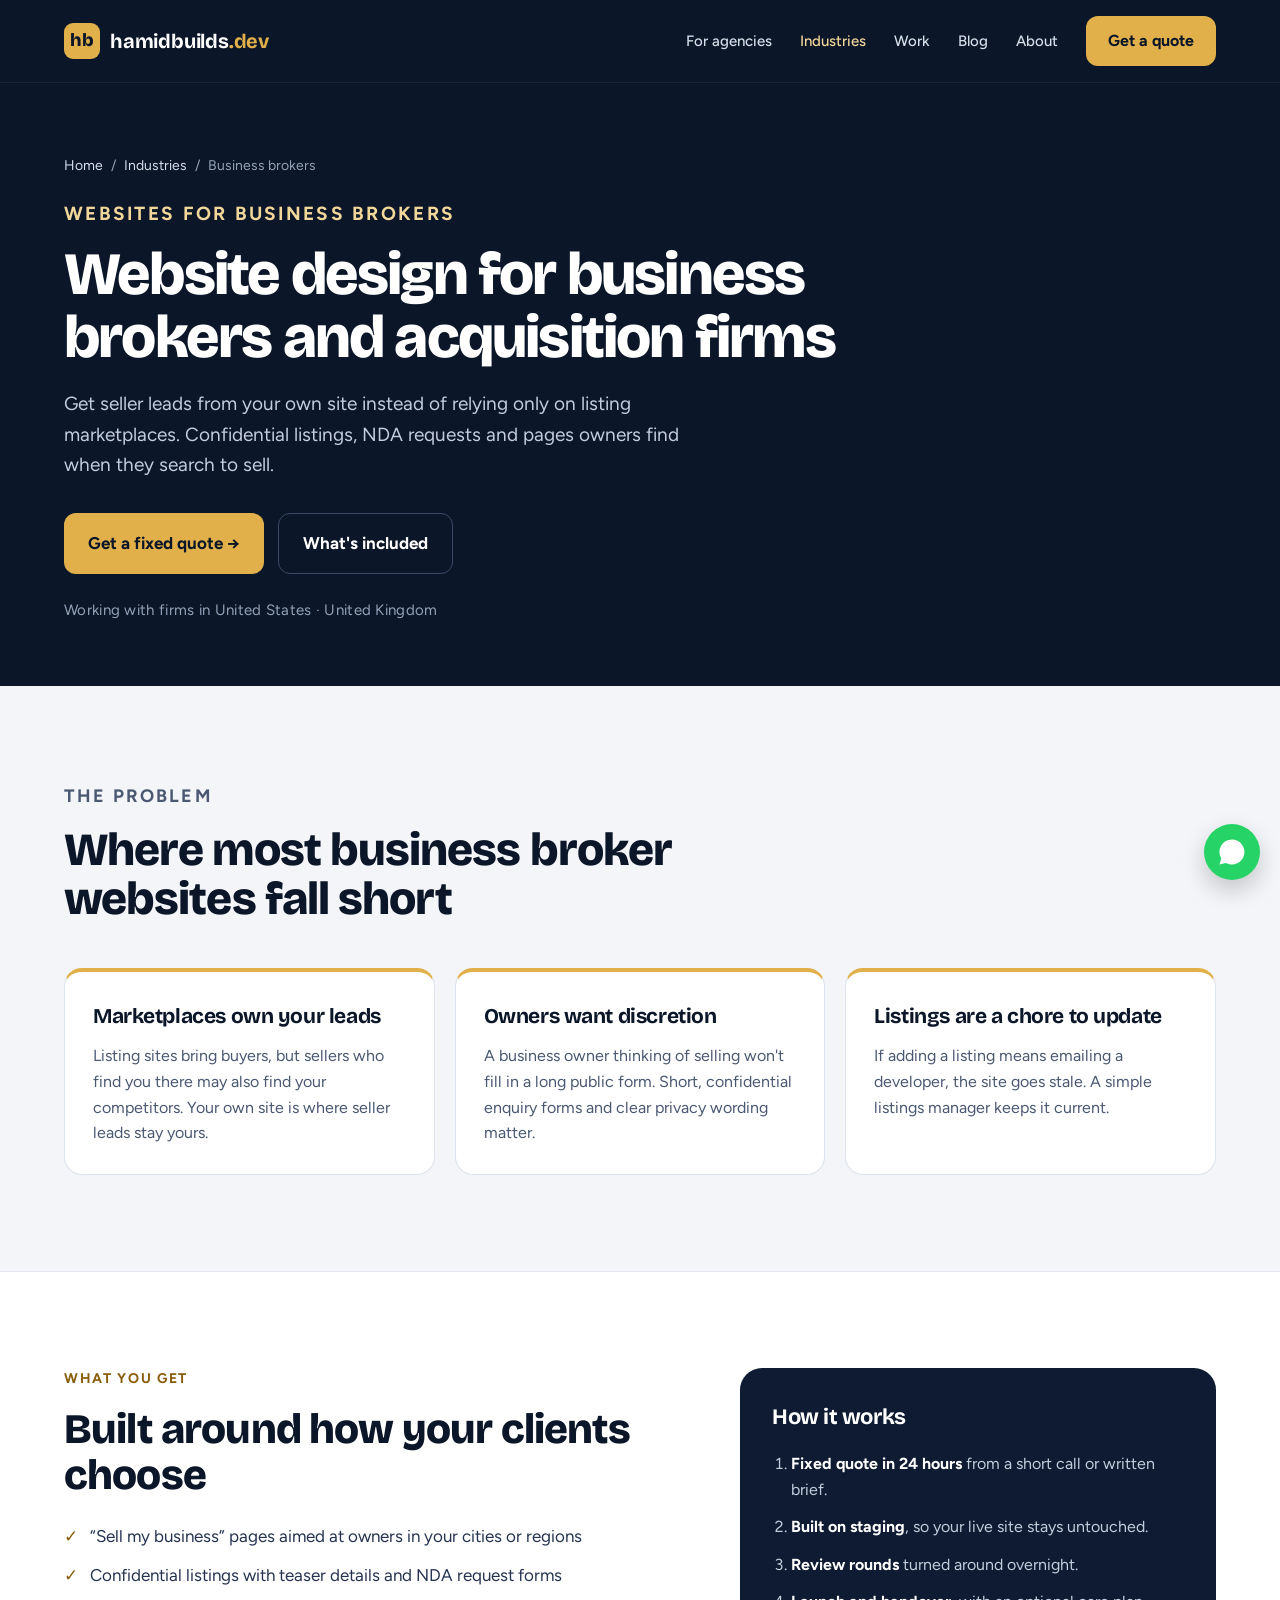
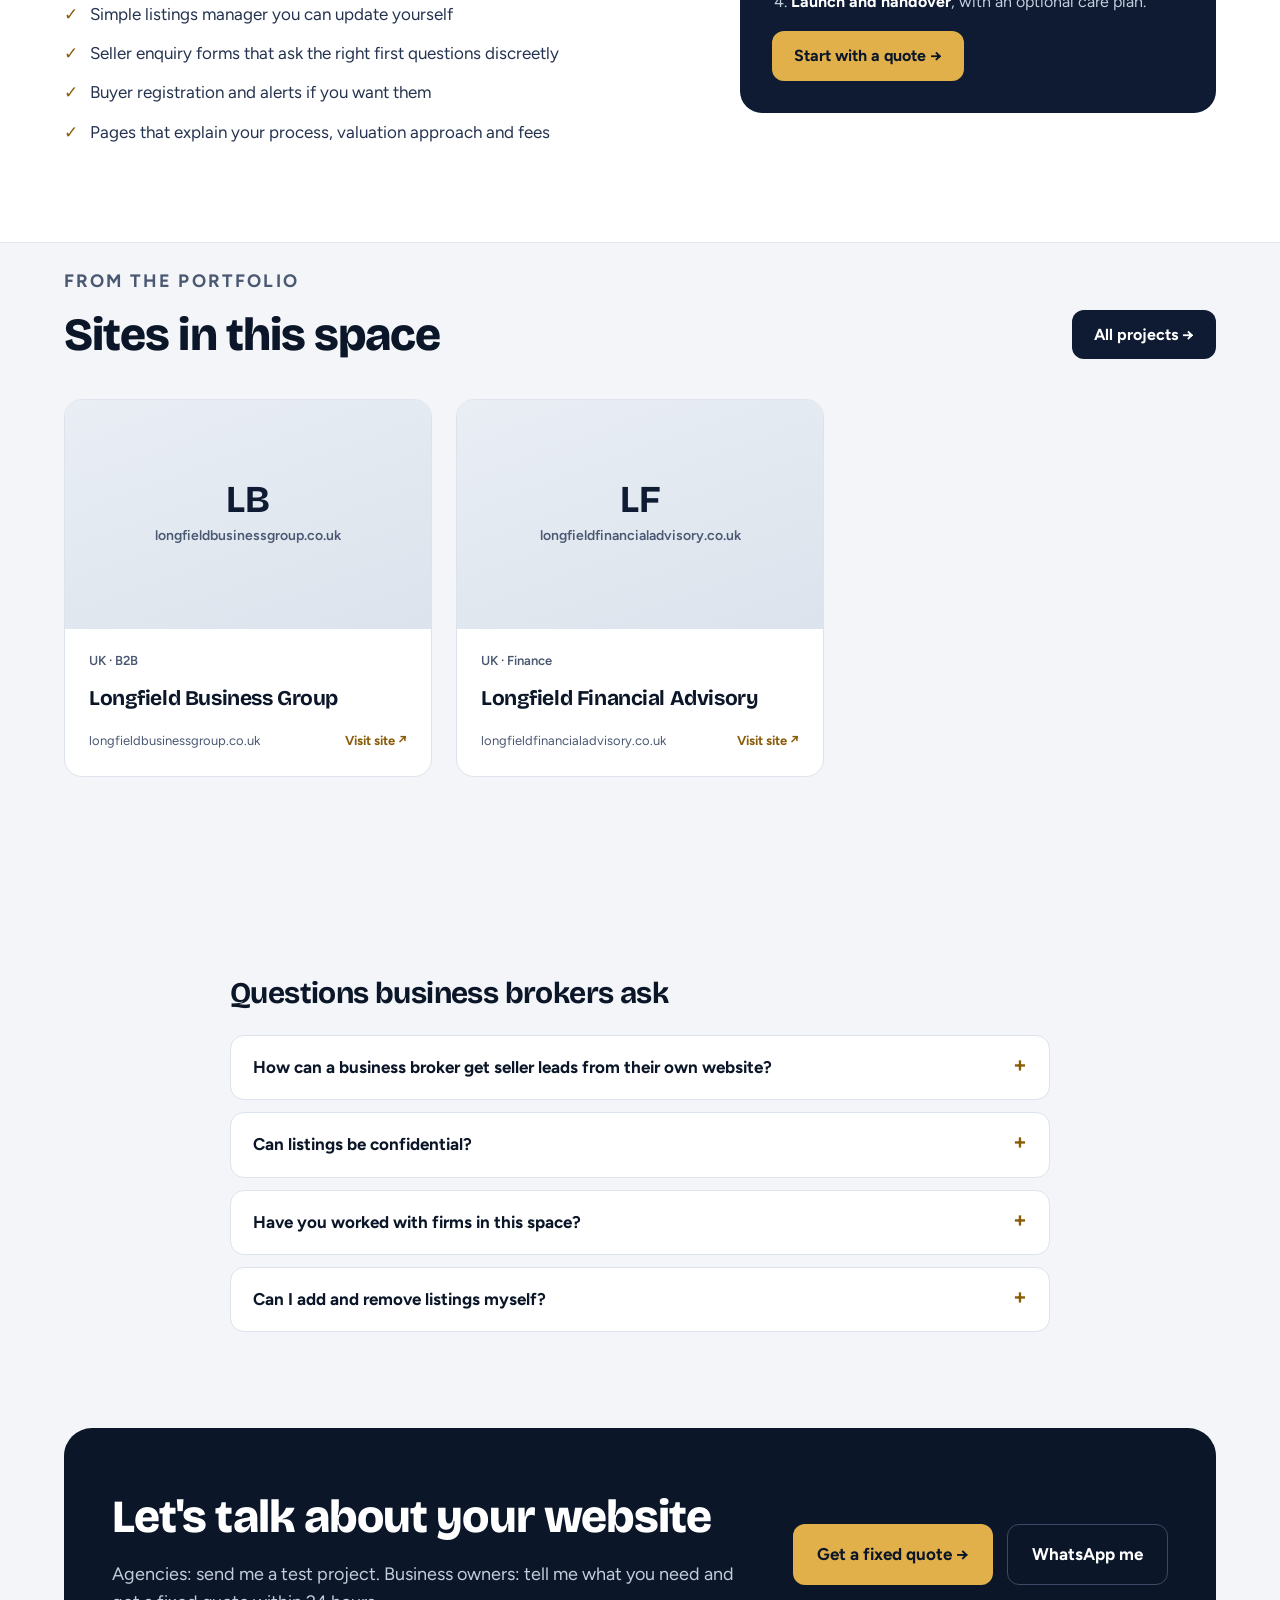
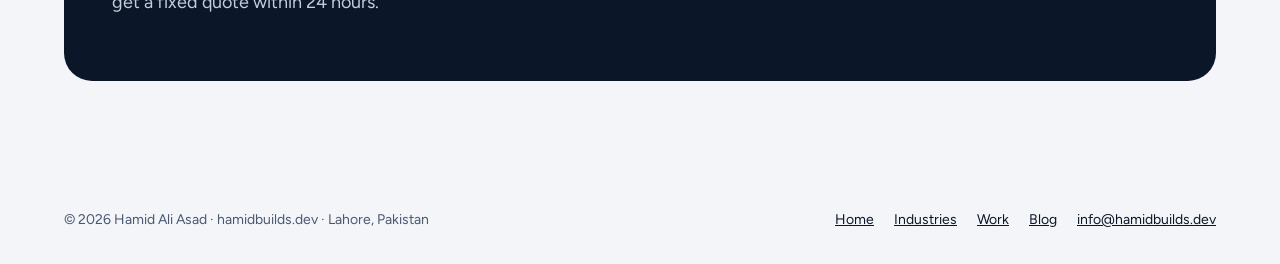
<file: industries/business-brokers/index.html>
<!DOCTYPE html>
<html lang="en">
<head>
<meta charset="UTF-8">
<meta name="viewport" content="width=device-width, initial-scale=1.0">
<title>Website Design for Business Brokers &amp; Acquisition Firms | Hamid Ali Asad</title>
<meta name="description" content="Websites for business brokers and business acquisition firms that win seller leads directly: confidential listings, NDA forms and “sell my business” pages that rank.">
<link rel="canonical" href="https://hamidbuilds.dev/industries/business-brokers/">
<meta name="robots" content="index, follow, max-image-preview:large">
<meta name="author" content="Hamid Ali Asad">
<meta property="og:type" content="website">
<meta property="og:site_name" content="hamidbuilds.dev">
<meta property="og:title" content="Website Design for Business Brokers &amp; Acquisition Firms | Hamid Ali Asad">
<meta property="og:description" content="Websites for business brokers and business acquisition firms that win seller leads directly: confidential listings, NDA forms and “sell my business” pages that rank.">
<meta property="og:url" content="https://hamidbuilds.dev/industries/business-brokers/">
<meta property="og:image" content="https://hamidbuilds.dev/assets/og-image.png">
<meta name="twitter:card" content="summary_large_image">
<meta name="twitter:title" content="Website Design for Business Brokers &amp; Acquisition Firms | Hamid Ali Asad">
<meta name="twitter:description" content="Websites for business brokers and business acquisition firms that win seller leads directly: confidential listings, NDA forms and “sell my business” pages that rank.">
<meta name="twitter:image" content="https://hamidbuilds.dev/assets/og-image.png">
<meta name="theme-color" content="#0B1628">
<link rel="icon" href="data:image/svg+xml,%3Csvg xmlns='http://www.w3.org/2000/svg' viewBox='0 0 64 64'%3E%3Crect width='64' height='64' rx='16' fill='%23E2B04A'/%3E%3Ctext x='32' y='43' text-anchor='middle' font-family='Arial' font-weight='800' font-size='30' fill='%230B1628'%3Ehb%3C/text%3E%3C/svg%3E">
<link rel="alternate" type="application/rss+xml" title="hamidbuilds.dev blog" href="https://hamidbuilds.dev/blog/feed.xml">
<link rel="preconnect" href="https://fonts.googleapis.com">
<link rel="preconnect" href="https://fonts.gstatic.com" crossorigin>
<link href="https://fonts.googleapis.com/css2?family=Bricolage+Grotesque:opsz,wght@12..96,500;12..96,700;12..96,800&family=Figtree:wght@400;500;600;700&display=swap" rel="stylesheet">
<link rel="stylesheet" href="/assets/site.css">
<script type="application/ld+json">{"@context": "https://schema.org", "@type": "Service", "name": "Website design for business brokers and acquisition firms", "description": "Websites for business brokers and business acquisition firms that win seller leads directly: confidential listings, NDA forms and “sell my business” pages that rank.", "serviceType": "Website design and SEO", "url": "https://hamidbuilds.dev/industries/business-brokers/", "provider": {"@type": "ProfessionalService", "name": "hamidbuilds.dev", "url": "https://hamidbuilds.dev/"}, "audience": {"@type": "BusinessAudience", "name": "Business brokers"}}</script>
<script type="application/ld+json">{"@context": "https://schema.org", "@type": "BreadcrumbList", "itemListElement": [{"@type": "ListItem", "position": 1, "name": "Home", "item": "https://hamidbuilds.dev/"}, {"@type": "ListItem", "position": 2, "name": "Industries", "item": "https://hamidbuilds.dev/industries/"}, {"@type": "ListItem", "position": 3, "name": "Business brokers", "item": "https://hamidbuilds.dev/industries/business-brokers/"}]}</script>
<script type="application/ld+json">{"@context": "https://schema.org", "@type": "FAQPage", "mainEntity": [{"@type": "Question", "name": "How can a business broker get seller leads from their own website?", "acceptedAnswer": {"@type": "Answer", "text": "Owners search for things like “sell my business” plus their city, or how to value a business. Pages that answer those questions, a confidential enquiry form and a clear explanation of your process give them a reason to contact you directly."}}, {"@type": "Question", "name": "Can listings be confidential?", "acceptedAnswer": {"@type": "Answer", "text": "Yes. Listings can show a teaser (sector, region, revenue band) with full details released only after a buyer signs an NDA through the site."}}, {"@type": "Question", "name": "Have you worked with firms in this space?", "acceptedAnswer": {"@type": "Answer", "text": "Yes. I built the website for Longfield Business Group, a UK firm that acquires owner-managed service businesses, and its sister site Longfield Financial Advisory, which includes buying, selling and valuation pages."}}, {"@type": "Question", "name": "Can I add and remove listings myself?", "acceptedAnswer": {"@type": "Answer", "text": "Yes. I build listings as simple WordPress entries with fields for each detail, so you can add, update or mark them sold without touching code."}}]}</script>
</head>
<body>
<a class="skip" href="#main">Skip to content</a>
<header class="site-header">
  <div class="wrap">
    <a class="brand" href="/" aria-label="hamidbuilds.dev home">
      <span class="brand-mark" aria-hidden="true">hb</span>
      <span class="brand-name">hamidbuilds<span>.dev</span></span>
    </a>
    <button class="nav-toggle" type="button" aria-expanded="false" aria-controls="site-nav" aria-label="Open menu">
      <svg aria-hidden="true" width="22" height="22" viewBox="0 0 24 24" fill="none" stroke="currentColor" stroke-width="2" stroke-linecap="round"><path d="M4 7h16M4 12h16M4 17h16"/></svg>
    </button>
    <nav class="nav" id="site-nav" aria-label="Main">
      <a href="/#agencies">For agencies</a><a href="/industries/" aria-current="page">Industries</a><a href="/work.html">Work</a><a href="/blog/">Blog</a><a href="/#about">About</a>
      <a class="btn btn-gold" href="/#contact">Get a quote</a>
    </nav>
  </div>
</header>

<main id="main">
  <section class="page-hero">
    <div class="wrap">
      <nav class="crumbs" aria-label="Breadcrumb"><a href="/">Home</a><span aria-hidden="true">/</span><a href="/industries/">Industries</a><span aria-hidden="true">/</span><span>Business brokers</span></nav>
      <p class="eyebrow" style="color:var(--gold-soft)">Websites for business brokers</p>
      <h1 style="margin-top:14px">Website design for business brokers and acquisition firms</h1>
      <p>Get seller leads from your own site instead of relying only on listing marketplaces. Confidential listings, NDA requests and pages owners find when they search to sell.</p>
      <div class="cta-row" style="margin-top:32px">
        <a class="btn btn-gold btn-lg" href="/#contact">Get a fixed quote →</a>
        <a class="btn btn-ghost btn-lg" href="#how">What's included</a>
      </div>
      <p class="hero-meta" style="margin-top:24px">Working with firms in United States · United Kingdom</p>
    </div>
  </section>

  <section class="section">
    <div class="wrap">
      <div class="section-head"><p class="eyebrow">The problem</p><h2>Where most business broker websites fall short</h2></div>
      <div class="pains"><div class="pain"><h3>Marketplaces own your leads</h3><p>Listing sites bring buyers, but sellers who find you there may also find your competitors. Your own site is where seller leads stay yours.</p></div><div class="pain"><h3>Owners want discretion</h3><p>A business owner thinking of selling won&#x27;t fill in a long public form. Short, confidential enquiry forms and clear privacy wording matter.</p></div><div class="pain"><h3>Listings are a chore to update</h3><p>If adding a listing means emailing a developer, the site goes stale. A simple listings manager keeps it current.</p></div></div>
    </div>
  </section>

  <section class="section section-white" id="how">
    <div class="wrap includes">
      <div class="includes-copy">
        <p class="eyebrow">What you get</p>
        <h2>Built around how your clients choose</h2>
        <ul class="ticks"><li>“Sell my business” pages aimed at owners in your cities or regions</li><li>Confidential listings with teaser details and NDA request forms</li><li>Simple listings manager you can update yourself</li><li>Seller enquiry forms that ask the right first questions discreetly</li><li>Buyer registration and alerts if you want them</li><li>Pages that explain your process, valuation approach and fees</li></ul>
      </div>
      <aside class="includes-side">
        <h3>How it works</h3>
        <ol>
          <li><strong>Fixed quote in 24 hours</strong> from a short call or written brief.</li>
          <li><strong>Built on staging</strong>, so your live site stays untouched.</li>
          <li><strong>Review rounds</strong> turned around overnight.</li>
          <li><strong>Launch and handover</strong>, with an optional care plan.</li>
        </ol>
        <a class="btn btn-gold" href="/#contact">Start with a quote →</a>
      </aside>
    </div>
  </section>

  <section class="section" style="padding-top:24px">
    <div class="wrap">
      <div class="head-row"><div class="section-head"><p class="eyebrow">From the portfolio</p><h2>Sites in this space</h2></div><a class="btn btn-navy" href="/work.html">All projects →</a></div>
      <div class="cards"><a class="card" href="https://longfieldbusinessgroup.co.uk" target="_blank" rel="noopener"><div class="thumb"><div class="thumb-fallback" aria-hidden="true"><b>LB</b>longfieldbusinessgroup.co.uk</div><img data-site="https://longfieldbusinessgroup.co.uk" alt="Screenshot of the Longfield Business Group website" width="1200" height="750"></div><div class="card-body"><span class="card-meta">UK · B2B</span><h3>Longfield Business Group</h3><div class="card-foot"><span>longfieldbusinessgroup.co.uk</span><span>Visit site ↗</span></div></div></a><a class="card" href="https://longfieldfinancialadvisory.co.uk" target="_blank" rel="noopener"><div class="thumb"><div class="thumb-fallback" aria-hidden="true"><b>LF</b>longfieldfinancialadvisory.co.uk</div><img data-site="https://longfieldfinancialadvisory.co.uk" alt="Screenshot of the Longfield Financial Advisory website" width="1200" height="750"></div><div class="card-body"><span class="card-meta">UK · Finance</span><h3>Longfield Financial Advisory</h3><div class="card-foot"><span>longfieldfinancialadvisory.co.uk</span><span>Visit site ↗</span></div></div></a></div>
    </div>
  </section>

  <section class="section">
    <div class="wrap post-wrap" style="padding:0">
      <div class="faqs" style="margin-top:0"><h2>Questions business brokers ask</h2><details class="faq"><summary>How can a business broker get seller leads from their own website?</summary><p>Owners search for things like “sell my business” plus their city, or how to value a business. Pages that answer those questions, a confidential enquiry form and a clear explanation of your process give them a reason to contact you directly.</p></details><details class="faq"><summary>Can listings be confidential?</summary><p>Yes. Listings can show a teaser (sector, region, revenue band) with full details released only after a buyer signs an NDA through the site.</p></details><details class="faq"><summary>Have you worked with firms in this space?</summary><p>Yes. I built the website for Longfield Business Group, a UK firm that acquires owner-managed service businesses, and its sister site Longfield Financial Advisory, which includes buying, selling and valuation pages.</p></details><details class="faq"><summary>Can I add and remove listings myself?</summary><p>Yes. I build listings as simple WordPress entries with fields for each detail, so you can add, update or mark them sold without touching code.</p></details></div>
    </div>
  </section>

<section class="contact" style="background:transparent;padding:0 0 96px">
  <div class="wrap">
    <div class="contact-card" style="align-items:center">
      <div class="contact-copy">
        <h2>Let&#x27;s talk about your website</h2>
        <p>Agencies: send me a test project. Business owners: tell me what you need and get a fixed quote within 24 hours.</p>
      </div>
      <div class="cta-row">
        <a class="btn btn-gold btn-lg" href="/#contact">Get a fixed quote →</a>
        <a class="btn btn-ghost btn-lg" href="https://wa.me/923077138743" target="_blank" rel="noopener">WhatsApp me</a>
      </div>
    </div>
  </div>
</section>
</main>
<footer class="site-footer">
  <div class="wrap">
    <span>© <span id="year">2026</span> Hamid Ali Asad · hamidbuilds.dev · Lahore, Pakistan</span>
    <nav aria-label="Footer"><a href="/">Home</a><a href="/industries/">Industries</a><a href="/work.html">Work</a><a href="/blog/">Blog</a><a href="mailto:info@hamidbuilds.dev">info@hamidbuilds.dev</a></nav>
  </div>
</footer>
<a class="wa-float" href="https://wa.me/923077138743" target="_blank" rel="noopener" aria-label="Chat on WhatsApp"><svg aria-hidden="true" width="30" height="30" viewBox="0 0 24 24" fill="#fff"><path d="M12 2a10 10 0 0 0-8.6 15.1L2 22l5-1.3A10 10 0 1 0 12 2zm4.5 12.1c-.2-.1-1.5-.7-1.7-.8s-.4-.1-.6.1-.7.8-.8 1-.3.2-.6.1a6.7 6.7 0 0 1-3.3-2.9c-.3-.4.3-.4.7-1.3a.5.5 0 0 0 0-.5l-.8-1.8c-.2-.5-.4-.4-.6-.4h-.5a1 1 0 0 0-.7.3 3 3 0 0 0-.9 2.2 5.2 5.2 0 0 0 1.1 2.7 11.8 11.8 0 0 0 4.5 4c1.7.7 2.3.8 3.2.6a2.7 2.7 0 0 0 1.7-1.2 2.2 2.2 0 0 0 .2-1.2c-.1-.1-.3-.2-.5-.3z"/></svg></a>
<script src="/assets/site.js" defer></script>
</body>
</html>
</file>
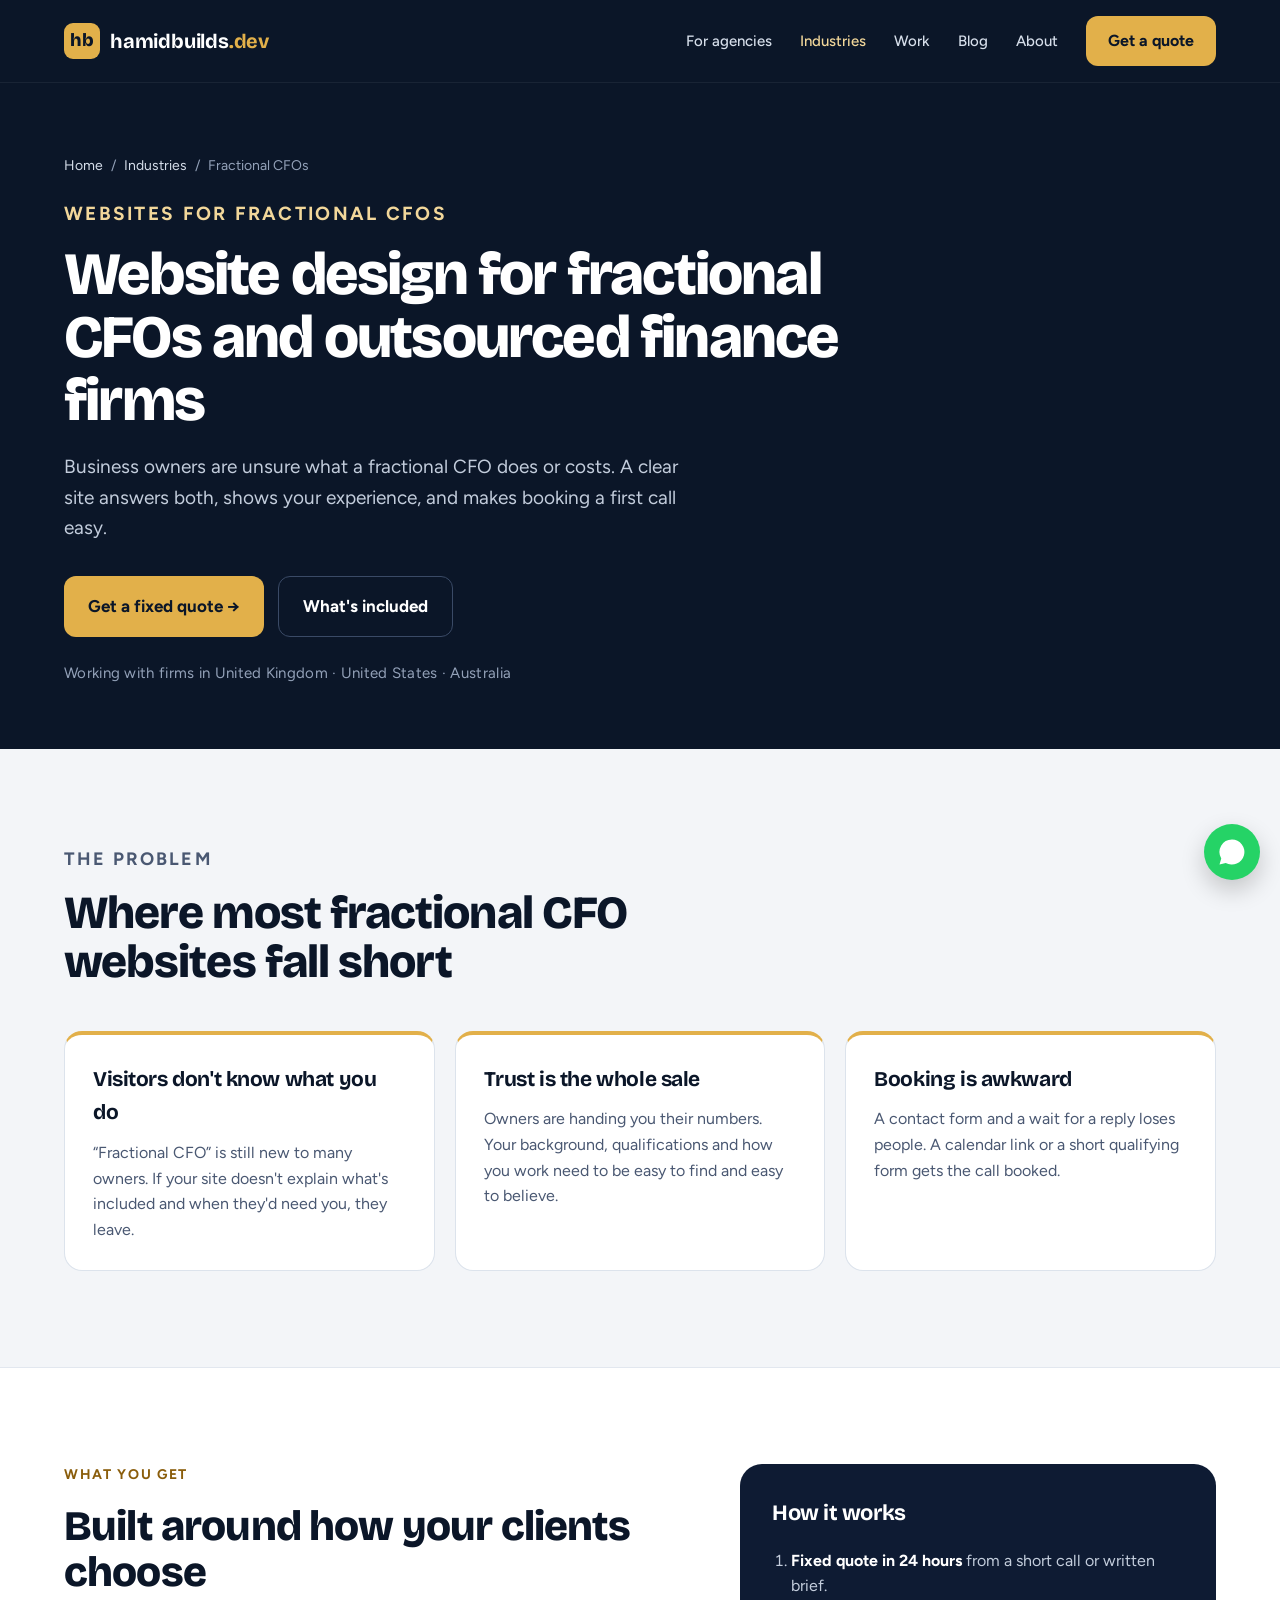
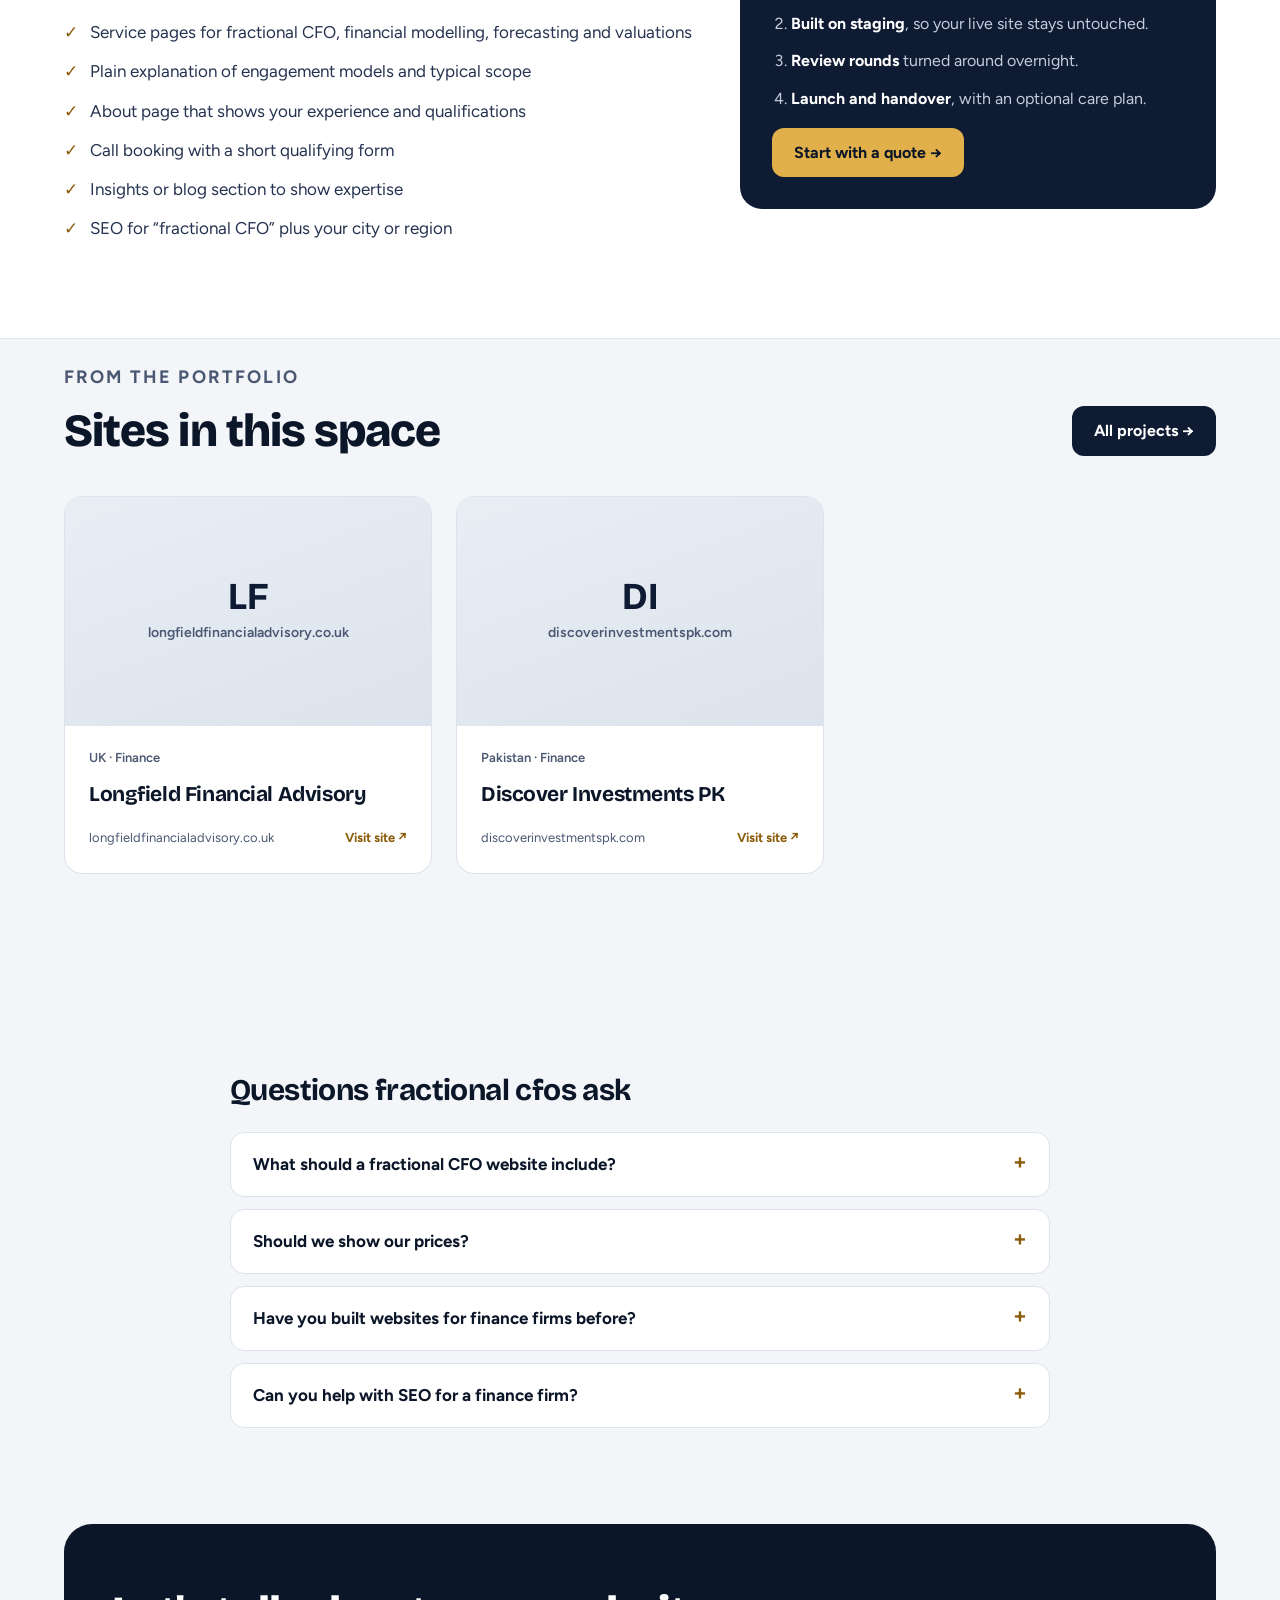
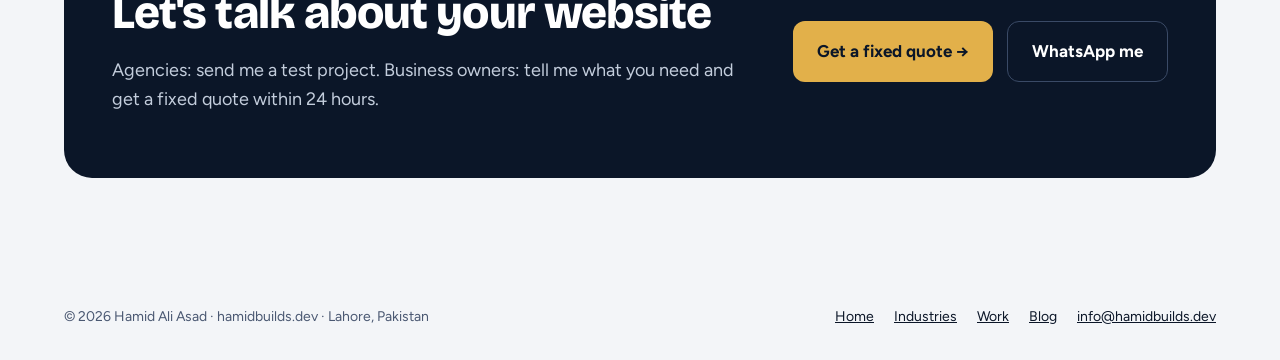
<file: industries/fractional-cfo/index.html>
<!DOCTYPE html>
<html lang="en">
<head>
<meta charset="UTF-8">
<meta name="viewport" content="width=device-width, initial-scale=1.0">
<title>Website Design for Fractional CFOs &amp; Finance Firms | Hamid Ali Asad</title>
<meta name="description" content="Websites for fractional CFOs and outsourced finance firms that explain your scope and pricing clearly, build trust and get business owners to book a call.">
<link rel="canonical" href="https://hamidbuilds.dev/industries/fractional-cfo/">
<meta name="robots" content="index, follow, max-image-preview:large">
<meta name="author" content="Hamid Ali Asad">
<meta property="og:type" content="website">
<meta property="og:site_name" content="hamidbuilds.dev">
<meta property="og:title" content="Website Design for Fractional CFOs &amp; Finance Firms | Hamid Ali Asad">
<meta property="og:description" content="Websites for fractional CFOs and outsourced finance firms that explain your scope and pricing clearly, build trust and get business owners to book a call.">
<meta property="og:url" content="https://hamidbuilds.dev/industries/fractional-cfo/">
<meta property="og:image" content="https://hamidbuilds.dev/assets/og-image.png">
<meta name="twitter:card" content="summary_large_image">
<meta name="twitter:title" content="Website Design for Fractional CFOs &amp; Finance Firms | Hamid Ali Asad">
<meta name="twitter:description" content="Websites for fractional CFOs and outsourced finance firms that explain your scope and pricing clearly, build trust and get business owners to book a call.">
<meta name="twitter:image" content="https://hamidbuilds.dev/assets/og-image.png">
<meta name="theme-color" content="#0B1628">
<link rel="icon" href="data:image/svg+xml,%3Csvg xmlns='http://www.w3.org/2000/svg' viewBox='0 0 64 64'%3E%3Crect width='64' height='64' rx='16' fill='%23E2B04A'/%3E%3Ctext x='32' y='43' text-anchor='middle' font-family='Arial' font-weight='800' font-size='30' fill='%230B1628'%3Ehb%3C/text%3E%3C/svg%3E">
<link rel="alternate" type="application/rss+xml" title="hamidbuilds.dev blog" href="https://hamidbuilds.dev/blog/feed.xml">
<link rel="preconnect" href="https://fonts.googleapis.com">
<link rel="preconnect" href="https://fonts.gstatic.com" crossorigin>
<link href="https://fonts.googleapis.com/css2?family=Bricolage+Grotesque:opsz,wght@12..96,500;12..96,700;12..96,800&family=Figtree:wght@400;500;600;700&display=swap" rel="stylesheet">
<link rel="stylesheet" href="/assets/site.css">
<script type="application/ld+json">{"@context": "https://schema.org", "@type": "Service", "name": "Website design for fractional CFOs and outsourced finance firms", "description": "Websites for fractional CFOs and outsourced finance firms that explain your scope and pricing clearly, build trust and get business owners to book a call.", "serviceType": "Website design and SEO", "url": "https://hamidbuilds.dev/industries/fractional-cfo/", "provider": {"@type": "ProfessionalService", "name": "hamidbuilds.dev", "url": "https://hamidbuilds.dev/"}, "audience": {"@type": "BusinessAudience", "name": "Fractional CFOs"}}</script>
<script type="application/ld+json">{"@context": "https://schema.org", "@type": "BreadcrumbList", "itemListElement": [{"@type": "ListItem", "position": 1, "name": "Home", "item": "https://hamidbuilds.dev/"}, {"@type": "ListItem", "position": 2, "name": "Industries", "item": "https://hamidbuilds.dev/industries/"}, {"@type": "ListItem", "position": 3, "name": "Fractional CFOs", "item": "https://hamidbuilds.dev/industries/fractional-cfo/"}]}</script>
<script type="application/ld+json">{"@context": "https://schema.org", "@type": "FAQPage", "mainEntity": [{"@type": "Question", "name": "What should a fractional CFO website include?", "acceptedAnswer": {"@type": "Answer", "text": "A clear explanation of what a fractional CFO does, who it's for, how engagements work, your experience, and a simple way to book a call. Many firms also explain typical scope or price ranges so owners can tell quickly whether you fit."}}, {"@type": "Question", "name": "Should we show our prices?", "acceptedAnswer": {"@type": "Answer", "text": "You don't have to list exact fees, but explaining how you charge (monthly retainer, days per month, project fees) reduces calls from poor-fit leads. I can help you word it either way."}}, {"@type": "Question", "name": "Have you built websites for finance firms before?", "acceptedAnswer": {"@type": "Answer", "text": "Yes. My recent work includes the Longfield Financial Advisory site in the UK, including its Fractional CFO, Financial Modelling and Business Valuation pages, built from approved mockups in Elementor."}}, {"@type": "Question", "name": "Can you help with SEO for a finance firm?", "acceptedAnswer": {"@type": "Answer", "text": "Yes. I handle technical and on-page SEO and can set up location pages and an articles section. I'll explain which searches are realistic to target for your area."}}]}</script>
</head>
<body>
<a class="skip" href="#main">Skip to content</a>
<header class="site-header">
  <div class="wrap">
    <a class="brand" href="/" aria-label="hamidbuilds.dev home">
      <span class="brand-mark" aria-hidden="true">hb</span>
      <span class="brand-name">hamidbuilds<span>.dev</span></span>
    </a>
    <button class="nav-toggle" type="button" aria-expanded="false" aria-controls="site-nav" aria-label="Open menu">
      <svg aria-hidden="true" width="22" height="22" viewBox="0 0 24 24" fill="none" stroke="currentColor" stroke-width="2" stroke-linecap="round"><path d="M4 7h16M4 12h16M4 17h16"/></svg>
    </button>
    <nav class="nav" id="site-nav" aria-label="Main">
      <a href="/#agencies">For agencies</a><a href="/industries/" aria-current="page">Industries</a><a href="/work.html">Work</a><a href="/blog/">Blog</a><a href="/#about">About</a>
      <a class="btn btn-gold" href="/#contact">Get a quote</a>
    </nav>
  </div>
</header>

<main id="main">
  <section class="page-hero">
    <div class="wrap">
      <nav class="crumbs" aria-label="Breadcrumb"><a href="/">Home</a><span aria-hidden="true">/</span><a href="/industries/">Industries</a><span aria-hidden="true">/</span><span>Fractional CFOs</span></nav>
      <p class="eyebrow" style="color:var(--gold-soft)">Websites for fractional CFOs</p>
      <h1 style="margin-top:14px">Website design for fractional CFOs and outsourced finance firms</h1>
      <p>Business owners are unsure what a fractional CFO does or costs. A clear site answers both, shows your experience, and makes booking a first call easy.</p>
      <div class="cta-row" style="margin-top:32px">
        <a class="btn btn-gold btn-lg" href="/#contact">Get a fixed quote →</a>
        <a class="btn btn-ghost btn-lg" href="#how">What's included</a>
      </div>
      <p class="hero-meta" style="margin-top:24px">Working with firms in United Kingdom · United States · Australia</p>
    </div>
  </section>

  <section class="section">
    <div class="wrap">
      <div class="section-head"><p class="eyebrow">The problem</p><h2>Where most fractional CFO websites fall short</h2></div>
      <div class="pains"><div class="pain"><h3>Visitors don&#x27;t know what you do</h3><p>“Fractional CFO” is still new to many owners. If your site doesn&#x27;t explain what&#x27;s included and when they&#x27;d need you, they leave.</p></div><div class="pain"><h3>Trust is the whole sale</h3><p>Owners are handing you their numbers. Your background, qualifications and how you work need to be easy to find and easy to believe.</p></div><div class="pain"><h3>Booking is awkward</h3><p>A contact form and a wait for a reply loses people. A calendar link or a short qualifying form gets the call booked.</p></div></div>
    </div>
  </section>

  <section class="section section-white" id="how">
    <div class="wrap includes">
      <div class="includes-copy">
        <p class="eyebrow">What you get</p>
        <h2>Built around how your clients choose</h2>
        <ul class="ticks"><li>Service pages for fractional CFO, financial modelling, forecasting and valuations</li><li>Plain explanation of engagement models and typical scope</li><li>About page that shows your experience and qualifications</li><li>Call booking with a short qualifying form</li><li>Insights or blog section to show expertise</li><li>SEO for “fractional CFO” plus your city or region</li></ul>
      </div>
      <aside class="includes-side">
        <h3>How it works</h3>
        <ol>
          <li><strong>Fixed quote in 24 hours</strong> from a short call or written brief.</li>
          <li><strong>Built on staging</strong>, so your live site stays untouched.</li>
          <li><strong>Review rounds</strong> turned around overnight.</li>
          <li><strong>Launch and handover</strong>, with an optional care plan.</li>
        </ol>
        <a class="btn btn-gold" href="/#contact">Start with a quote →</a>
      </aside>
    </div>
  </section>

  <section class="section" style="padding-top:24px">
    <div class="wrap">
      <div class="head-row"><div class="section-head"><p class="eyebrow">From the portfolio</p><h2>Sites in this space</h2></div><a class="btn btn-navy" href="/work.html">All projects →</a></div>
      <div class="cards"><a class="card" href="https://longfieldfinancialadvisory.co.uk" target="_blank" rel="noopener"><div class="thumb"><div class="thumb-fallback" aria-hidden="true"><b>LF</b>longfieldfinancialadvisory.co.uk</div><img data-site="https://longfieldfinancialadvisory.co.uk" alt="Screenshot of the Longfield Financial Advisory website" width="1200" height="750"></div><div class="card-body"><span class="card-meta">UK · Finance</span><h3>Longfield Financial Advisory</h3><div class="card-foot"><span>longfieldfinancialadvisory.co.uk</span><span>Visit site ↗</span></div></div></a><a class="card" href="https://discoverinvestmentspk.com" target="_blank" rel="noopener"><div class="thumb"><div class="thumb-fallback" aria-hidden="true"><b>DI</b>discoverinvestmentspk.com</div><img data-site="https://discoverinvestmentspk.com" alt="Screenshot of the Discover Investments PK website" width="1200" height="750"></div><div class="card-body"><span class="card-meta">Pakistan · Finance</span><h3>Discover Investments PK</h3><div class="card-foot"><span>discoverinvestmentspk.com</span><span>Visit site ↗</span></div></div></a></div>
    </div>
  </section>

  <section class="section">
    <div class="wrap post-wrap" style="padding:0">
      <div class="faqs" style="margin-top:0"><h2>Questions fractional cfos ask</h2><details class="faq"><summary>What should a fractional CFO website include?</summary><p>A clear explanation of what a fractional CFO does, who it&#x27;s for, how engagements work, your experience, and a simple way to book a call. Many firms also explain typical scope or price ranges so owners can tell quickly whether you fit.</p></details><details class="faq"><summary>Should we show our prices?</summary><p>You don&#x27;t have to list exact fees, but explaining how you charge (monthly retainer, days per month, project fees) reduces calls from poor-fit leads. I can help you word it either way.</p></details><details class="faq"><summary>Have you built websites for finance firms before?</summary><p>Yes. My recent work includes the Longfield Financial Advisory site in the UK, including its Fractional CFO, Financial Modelling and Business Valuation pages, built from approved mockups in Elementor.</p></details><details class="faq"><summary>Can you help with SEO for a finance firm?</summary><p>Yes. I handle technical and on-page SEO and can set up location pages and an articles section. I&#x27;ll explain which searches are realistic to target for your area.</p></details></div>
    </div>
  </section>

<section class="contact" style="background:transparent;padding:0 0 96px">
  <div class="wrap">
    <div class="contact-card" style="align-items:center">
      <div class="contact-copy">
        <h2>Let&#x27;s talk about your website</h2>
        <p>Agencies: send me a test project. Business owners: tell me what you need and get a fixed quote within 24 hours.</p>
      </div>
      <div class="cta-row">
        <a class="btn btn-gold btn-lg" href="/#contact">Get a fixed quote →</a>
        <a class="btn btn-ghost btn-lg" href="https://wa.me/923077138743" target="_blank" rel="noopener">WhatsApp me</a>
      </div>
    </div>
  </div>
</section>
</main>
<footer class="site-footer">
  <div class="wrap">
    <span>© <span id="year">2026</span> Hamid Ali Asad · hamidbuilds.dev · Lahore, Pakistan</span>
    <nav aria-label="Footer"><a href="/">Home</a><a href="/industries/">Industries</a><a href="/work.html">Work</a><a href="/blog/">Blog</a><a href="mailto:info@hamidbuilds.dev">info@hamidbuilds.dev</a></nav>
  </div>
</footer>
<a class="wa-float" href="https://wa.me/923077138743" target="_blank" rel="noopener" aria-label="Chat on WhatsApp"><svg aria-hidden="true" width="30" height="30" viewBox="0 0 24 24" fill="#fff"><path d="M12 2a10 10 0 0 0-8.6 15.1L2 22l5-1.3A10 10 0 1 0 12 2zm4.5 12.1c-.2-.1-1.5-.7-1.7-.8s-.4-.1-.6.1-.7.8-.8 1-.3.2-.6.1a6.7 6.7 0 0 1-3.3-2.9c-.3-.4.3-.4.7-1.3a.5.5 0 0 0 0-.5l-.8-1.8c-.2-.5-.4-.4-.6-.4h-.5a1 1 0 0 0-.7.3 3 3 0 0 0-.9 2.2 5.2 5.2 0 0 0 1.1 2.7 11.8 11.8 0 0 0 4.5 4c1.7.7 2.3.8 3.2.6a2.7 2.7 0 0 0 1.7-1.2 2.2 2.2 0 0 0 .2-1.2c-.1-.1-.3-.2-.5-.3z"/></svg></a>
<script src="/assets/site.js" defer></script>
</body>
</html>
</file>
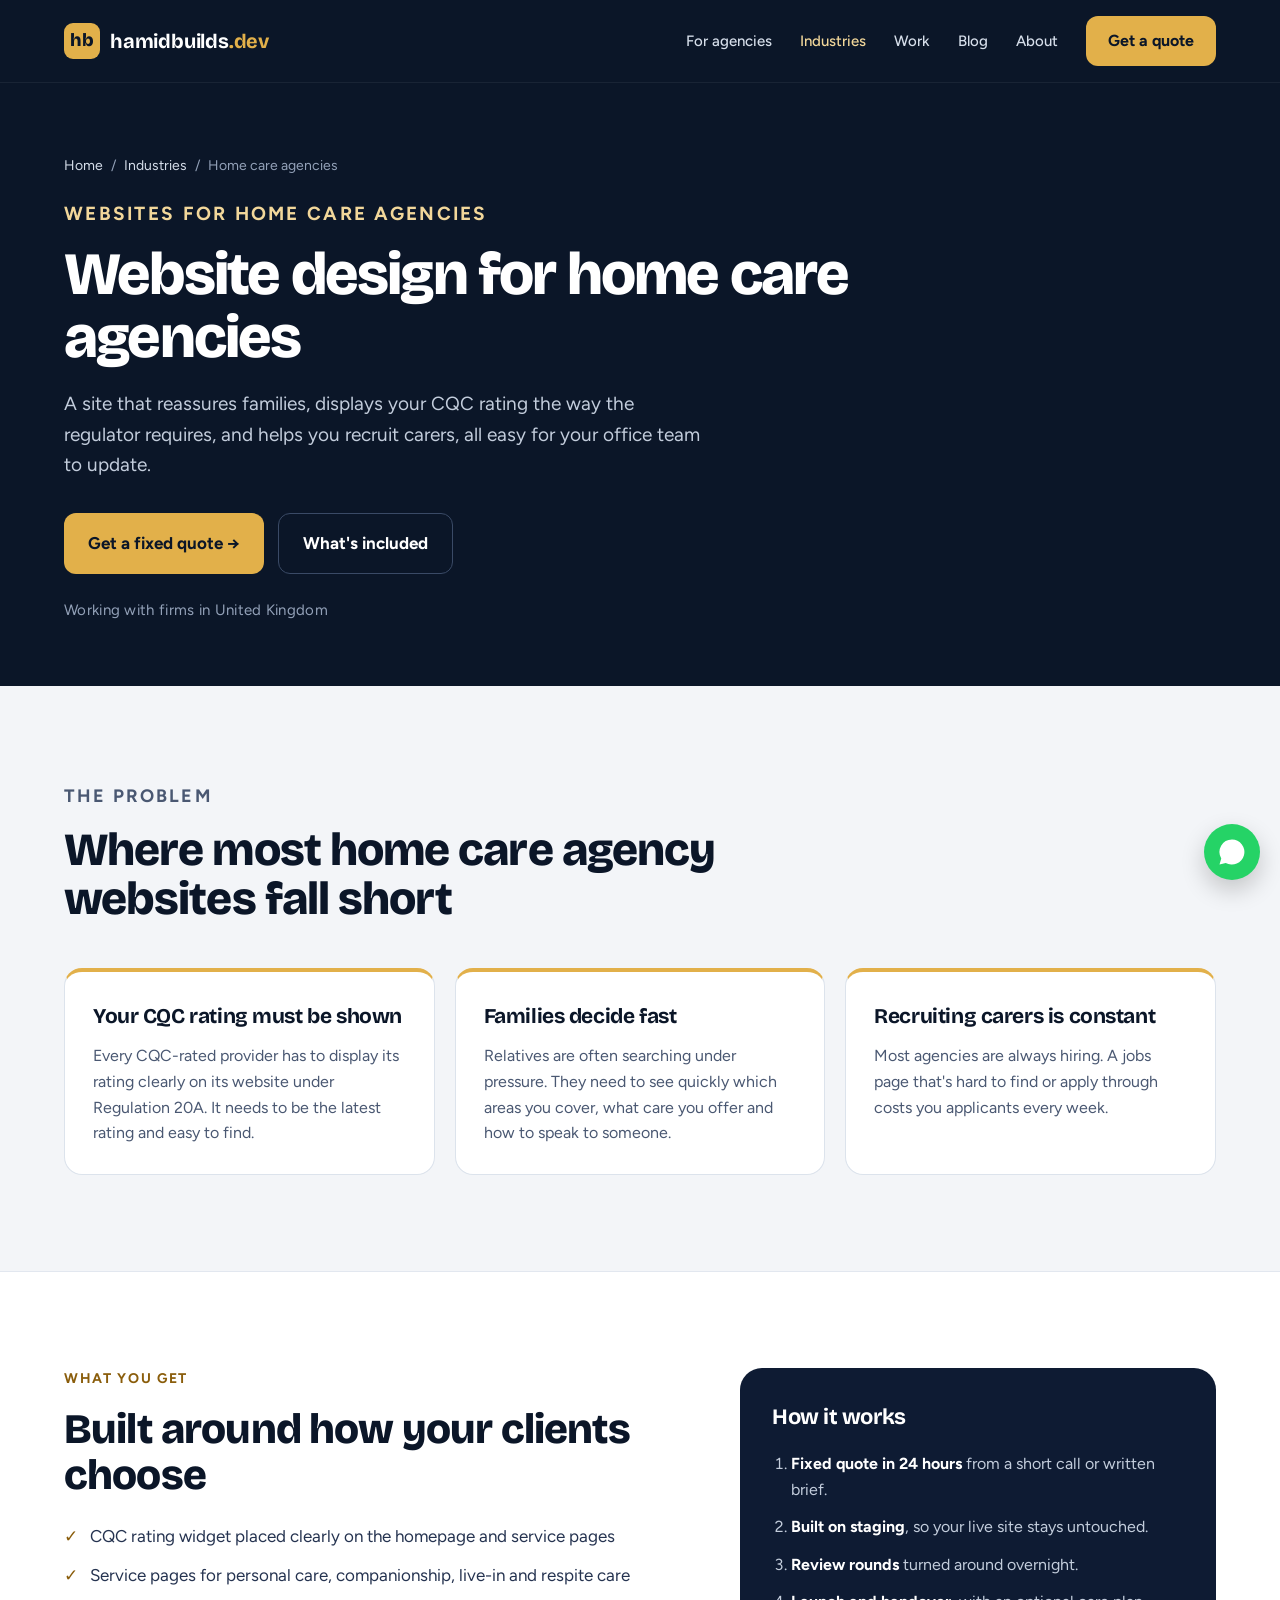
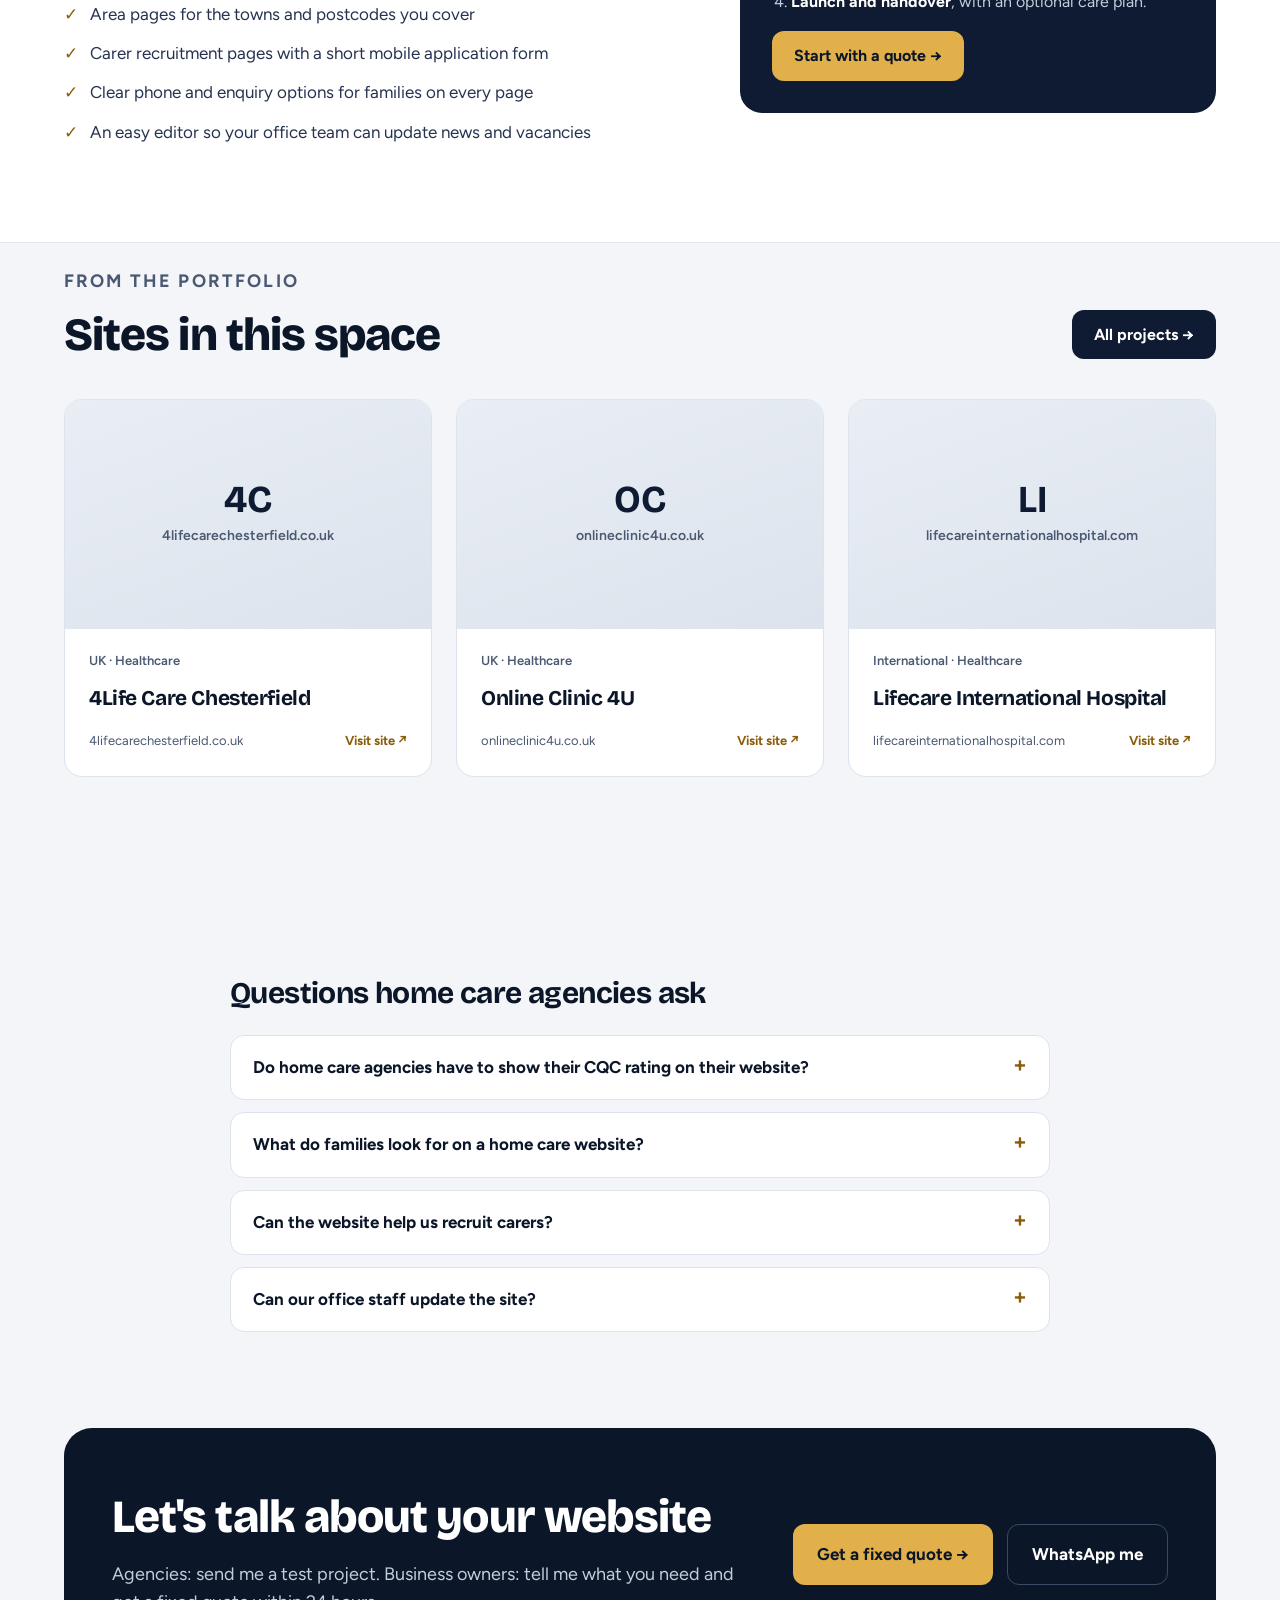
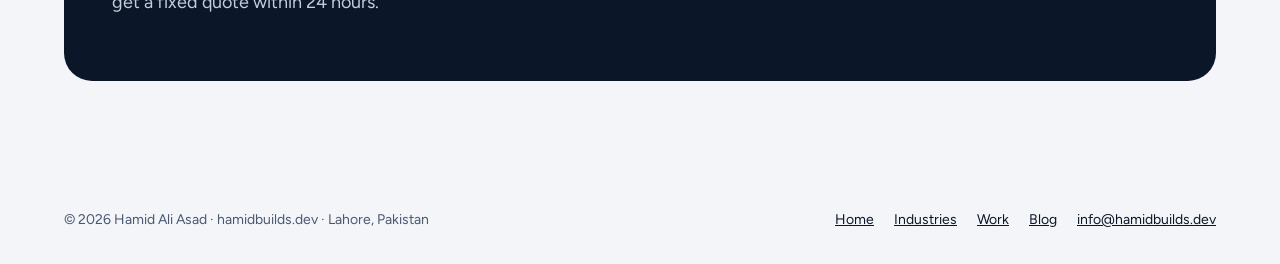
<file: industries/home-care/index.html>
<!DOCTYPE html>
<html lang="en">
<head>
<meta charset="UTF-8">
<meta name="viewport" content="width=device-width, initial-scale=1.0">
<title>Website Design for Home Care Agencies (UK) | Hamid Ali Asad</title>
<meta name="description" content="Websites for UK home care and domiciliary care agencies: CQC rating displayed correctly, pages families trust, and carer recruitment pages that bring in applications.">
<link rel="canonical" href="https://hamidbuilds.dev/industries/home-care/">
<meta name="robots" content="index, follow, max-image-preview:large">
<meta name="author" content="Hamid Ali Asad">
<meta property="og:type" content="website">
<meta property="og:site_name" content="hamidbuilds.dev">
<meta property="og:title" content="Website Design for Home Care Agencies (UK) | Hamid Ali Asad">
<meta property="og:description" content="Websites for UK home care and domiciliary care agencies: CQC rating displayed correctly, pages families trust, and carer recruitment pages that bring in applications.">
<meta property="og:url" content="https://hamidbuilds.dev/industries/home-care/">
<meta property="og:image" content="https://hamidbuilds.dev/assets/og-image.png">
<meta name="twitter:card" content="summary_large_image">
<meta name="twitter:title" content="Website Design for Home Care Agencies (UK) | Hamid Ali Asad">
<meta name="twitter:description" content="Websites for UK home care and domiciliary care agencies: CQC rating displayed correctly, pages families trust, and carer recruitment pages that bring in applications.">
<meta name="twitter:image" content="https://hamidbuilds.dev/assets/og-image.png">
<meta name="theme-color" content="#0B1628">
<link rel="icon" href="data:image/svg+xml,%3Csvg xmlns='http://www.w3.org/2000/svg' viewBox='0 0 64 64'%3E%3Crect width='64' height='64' rx='16' fill='%23E2B04A'/%3E%3Ctext x='32' y='43' text-anchor='middle' font-family='Arial' font-weight='800' font-size='30' fill='%230B1628'%3Ehb%3C/text%3E%3C/svg%3E">
<link rel="alternate" type="application/rss+xml" title="hamidbuilds.dev blog" href="https://hamidbuilds.dev/blog/feed.xml">
<link rel="preconnect" href="https://fonts.googleapis.com">
<link rel="preconnect" href="https://fonts.gstatic.com" crossorigin>
<link href="https://fonts.googleapis.com/css2?family=Bricolage+Grotesque:opsz,wght@12..96,500;12..96,700;12..96,800&family=Figtree:wght@400;500;600;700&display=swap" rel="stylesheet">
<link rel="stylesheet" href="/assets/site.css">
<script type="application/ld+json">{"@context": "https://schema.org", "@type": "Service", "name": "Website design for home care agencies", "description": "Websites for UK home care and domiciliary care agencies: CQC rating displayed correctly, pages families trust, and carer recruitment pages that bring in applications.", "serviceType": "Website design and SEO", "url": "https://hamidbuilds.dev/industries/home-care/", "provider": {"@type": "ProfessionalService", "name": "hamidbuilds.dev", "url": "https://hamidbuilds.dev/"}, "audience": {"@type": "BusinessAudience", "name": "Home care agencies"}}</script>
<script type="application/ld+json">{"@context": "https://schema.org", "@type": "BreadcrumbList", "itemListElement": [{"@type": "ListItem", "position": 1, "name": "Home", "item": "https://hamidbuilds.dev/"}, {"@type": "ListItem", "position": 2, "name": "Industries", "item": "https://hamidbuilds.dev/industries/"}, {"@type": "ListItem", "position": 3, "name": "Home care agencies", "item": "https://hamidbuilds.dev/industries/home-care/"}]}</script>
<script type="application/ld+json">{"@context": "https://schema.org", "@type": "FAQPage", "mainEntity": [{"@type": "Question", "name": "Do home care agencies have to show their CQC rating on their website?", "acceptedAnswer": {"@type": "Answer", "text": "Yes. Under Regulation 20A, CQC-rated providers in England must display their latest rating clearly and prominently on their website. CQC provides an official widget, and I add it so it updates automatically. Check CQC's current guidance for your service."}}, {"@type": "Question", "name": "What do families look for on a home care website?", "acceptedAnswer": {"@type": "Answer", "text": "The areas you cover, the types of care you provide, your CQC rating, how to contact you quickly, and a sense of who your carers are. Clear answers to those make a call much more likely."}}, {"@type": "Question", "name": "Can the website help us recruit carers?", "acceptedAnswer": {"@type": "Answer", "text": "Yes. A dedicated jobs section with a short application form that works well on phones, plus job details search engines can read, usually brings in more applicants than a generic contact form."}}, {"@type": "Question", "name": "Can our office staff update the site?", "acceptedAnswer": {"@type": "Answer", "text": "Yes. I build it in WordPress with simple editing for vacancies, news and team details, and show your team how to use it."}}]}</script>
</head>
<body>
<a class="skip" href="#main">Skip to content</a>
<header class="site-header">
  <div class="wrap">
    <a class="brand" href="/" aria-label="hamidbuilds.dev home">
      <span class="brand-mark" aria-hidden="true">hb</span>
      <span class="brand-name">hamidbuilds<span>.dev</span></span>
    </a>
    <button class="nav-toggle" type="button" aria-expanded="false" aria-controls="site-nav" aria-label="Open menu">
      <svg aria-hidden="true" width="22" height="22" viewBox="0 0 24 24" fill="none" stroke="currentColor" stroke-width="2" stroke-linecap="round"><path d="M4 7h16M4 12h16M4 17h16"/></svg>
    </button>
    <nav class="nav" id="site-nav" aria-label="Main">
      <a href="/#agencies">For agencies</a><a href="/industries/" aria-current="page">Industries</a><a href="/work.html">Work</a><a href="/blog/">Blog</a><a href="/#about">About</a>
      <a class="btn btn-gold" href="/#contact">Get a quote</a>
    </nav>
  </div>
</header>

<main id="main">
  <section class="page-hero">
    <div class="wrap">
      <nav class="crumbs" aria-label="Breadcrumb"><a href="/">Home</a><span aria-hidden="true">/</span><a href="/industries/">Industries</a><span aria-hidden="true">/</span><span>Home care agencies</span></nav>
      <p class="eyebrow" style="color:var(--gold-soft)">Websites for home care agencies</p>
      <h1 style="margin-top:14px">Website design for home care agencies</h1>
      <p>A site that reassures families, displays your CQC rating the way the regulator requires, and helps you recruit carers, all easy for your office team to update.</p>
      <div class="cta-row" style="margin-top:32px">
        <a class="btn btn-gold btn-lg" href="/#contact">Get a fixed quote →</a>
        <a class="btn btn-ghost btn-lg" href="#how">What's included</a>
      </div>
      <p class="hero-meta" style="margin-top:24px">Working with firms in United Kingdom</p>
    </div>
  </section>

  <section class="section">
    <div class="wrap">
      <div class="section-head"><p class="eyebrow">The problem</p><h2>Where most home care agency websites fall short</h2></div>
      <div class="pains"><div class="pain"><h3>Your CQC rating must be shown</h3><p>Every CQC-rated provider has to display its rating clearly on its website under Regulation 20A. It needs to be the latest rating and easy to find.</p></div><div class="pain"><h3>Families decide fast</h3><p>Relatives are often searching under pressure. They need to see quickly which areas you cover, what care you offer and how to speak to someone.</p></div><div class="pain"><h3>Recruiting carers is constant</h3><p>Most agencies are always hiring. A jobs page that&#x27;s hard to find or apply through costs you applicants every week.</p></div></div>
    </div>
  </section>

  <section class="section section-white" id="how">
    <div class="wrap includes">
      <div class="includes-copy">
        <p class="eyebrow">What you get</p>
        <h2>Built around how your clients choose</h2>
        <ul class="ticks"><li>CQC rating widget placed clearly on the homepage and service pages</li><li>Service pages for personal care, companionship, live-in and respite care</li><li>Area pages for the towns and postcodes you cover</li><li>Carer recruitment pages with a short mobile application form</li><li>Clear phone and enquiry options for families on every page</li><li>An easy editor so your office team can update news and vacancies</li></ul>
      </div>
      <aside class="includes-side">
        <h3>How it works</h3>
        <ol>
          <li><strong>Fixed quote in 24 hours</strong> from a short call or written brief.</li>
          <li><strong>Built on staging</strong>, so your live site stays untouched.</li>
          <li><strong>Review rounds</strong> turned around overnight.</li>
          <li><strong>Launch and handover</strong>, with an optional care plan.</li>
        </ol>
        <a class="btn btn-gold" href="/#contact">Start with a quote →</a>
      </aside>
    </div>
  </section>

  <section class="section" style="padding-top:24px">
    <div class="wrap">
      <div class="head-row"><div class="section-head"><p class="eyebrow">From the portfolio</p><h2>Sites in this space</h2></div><a class="btn btn-navy" href="/work.html">All projects →</a></div>
      <div class="cards"><a class="card" href="https://4lifecarechesterfield.co.uk" target="_blank" rel="noopener"><div class="thumb"><div class="thumb-fallback" aria-hidden="true"><b>4C</b>4lifecarechesterfield.co.uk</div><img data-site="https://4lifecarechesterfield.co.uk" alt="Screenshot of the 4Life Care Chesterfield website" width="1200" height="750"></div><div class="card-body"><span class="card-meta">UK · Healthcare</span><h3>4Life Care Chesterfield</h3><div class="card-foot"><span>4lifecarechesterfield.co.uk</span><span>Visit site ↗</span></div></div></a><a class="card" href="https://onlineclinic4u.co.uk" target="_blank" rel="noopener"><div class="thumb"><div class="thumb-fallback" aria-hidden="true"><b>OC</b>onlineclinic4u.co.uk</div><img data-site="https://onlineclinic4u.co.uk" alt="Screenshot of the Online Clinic 4U website" width="1200" height="750"></div><div class="card-body"><span class="card-meta">UK · Healthcare</span><h3>Online Clinic 4U</h3><div class="card-foot"><span>onlineclinic4u.co.uk</span><span>Visit site ↗</span></div></div></a><a class="card" href="https://lifecareinternationalhospital.com" target="_blank" rel="noopener"><div class="thumb"><div class="thumb-fallback" aria-hidden="true"><b>LI</b>lifecareinternationalhospital.com</div><img data-site="https://lifecareinternationalhospital.com" alt="Screenshot of the Lifecare International Hospital website" width="1200" height="750"></div><div class="card-body"><span class="card-meta">International · Healthcare</span><h3>Lifecare International Hospital</h3><div class="card-foot"><span>lifecareinternationalhospital.com</span><span>Visit site ↗</span></div></div></a></div>
    </div>
  </section>

  <section class="section">
    <div class="wrap post-wrap" style="padding:0">
      <div class="faqs" style="margin-top:0"><h2>Questions home care agencies ask</h2><details class="faq"><summary>Do home care agencies have to show their CQC rating on their website?</summary><p>Yes. Under Regulation 20A, CQC-rated providers in England must display their latest rating clearly and prominently on their website. CQC provides an official widget, and I add it so it updates automatically. Check CQC&#x27;s current guidance for your service.</p></details><details class="faq"><summary>What do families look for on a home care website?</summary><p>The areas you cover, the types of care you provide, your CQC rating, how to contact you quickly, and a sense of who your carers are. Clear answers to those make a call much more likely.</p></details><details class="faq"><summary>Can the website help us recruit carers?</summary><p>Yes. A dedicated jobs section with a short application form that works well on phones, plus job details search engines can read, usually brings in more applicants than a generic contact form.</p></details><details class="faq"><summary>Can our office staff update the site?</summary><p>Yes. I build it in WordPress with simple editing for vacancies, news and team details, and show your team how to use it.</p></details></div>
    </div>
  </section>

<section class="contact" style="background:transparent;padding:0 0 96px">
  <div class="wrap">
    <div class="contact-card" style="align-items:center">
      <div class="contact-copy">
        <h2>Let&#x27;s talk about your website</h2>
        <p>Agencies: send me a test project. Business owners: tell me what you need and get a fixed quote within 24 hours.</p>
      </div>
      <div class="cta-row">
        <a class="btn btn-gold btn-lg" href="/#contact">Get a fixed quote →</a>
        <a class="btn btn-ghost btn-lg" href="https://wa.me/923077138743" target="_blank" rel="noopener">WhatsApp me</a>
      </div>
    </div>
  </div>
</section>
</main>
<footer class="site-footer">
  <div class="wrap">
    <span>© <span id="year">2026</span> Hamid Ali Asad · hamidbuilds.dev · Lahore, Pakistan</span>
    <nav aria-label="Footer"><a href="/">Home</a><a href="/industries/">Industries</a><a href="/work.html">Work</a><a href="/blog/">Blog</a><a href="mailto:info@hamidbuilds.dev">info@hamidbuilds.dev</a></nav>
  </div>
</footer>
<a class="wa-float" href="https://wa.me/923077138743" target="_blank" rel="noopener" aria-label="Chat on WhatsApp"><svg aria-hidden="true" width="30" height="30" viewBox="0 0 24 24" fill="#fff"><path d="M12 2a10 10 0 0 0-8.6 15.1L2 22l5-1.3A10 10 0 1 0 12 2zm4.5 12.1c-.2-.1-1.5-.7-1.7-.8s-.4-.1-.6.1-.7.8-.8 1-.3.2-.6.1a6.7 6.7 0 0 1-3.3-2.9c-.3-.4.3-.4.7-1.3a.5.5 0 0 0 0-.5l-.8-1.8c-.2-.5-.4-.4-.6-.4h-.5a1 1 0 0 0-.7.3 3 3 0 0 0-.9 2.2 5.2 5.2 0 0 0 1.1 2.7 11.8 11.8 0 0 0 4.5 4c1.7.7 2.3.8 3.2.6a2.7 2.7 0 0 0 1.7-1.2 2.2 2.2 0 0 0 .2-1.2c-.1-.1-.3-.2-.5-.3z"/></svg></a>
<script src="/assets/site.js" defer></script>
</body>
</html>
</file>
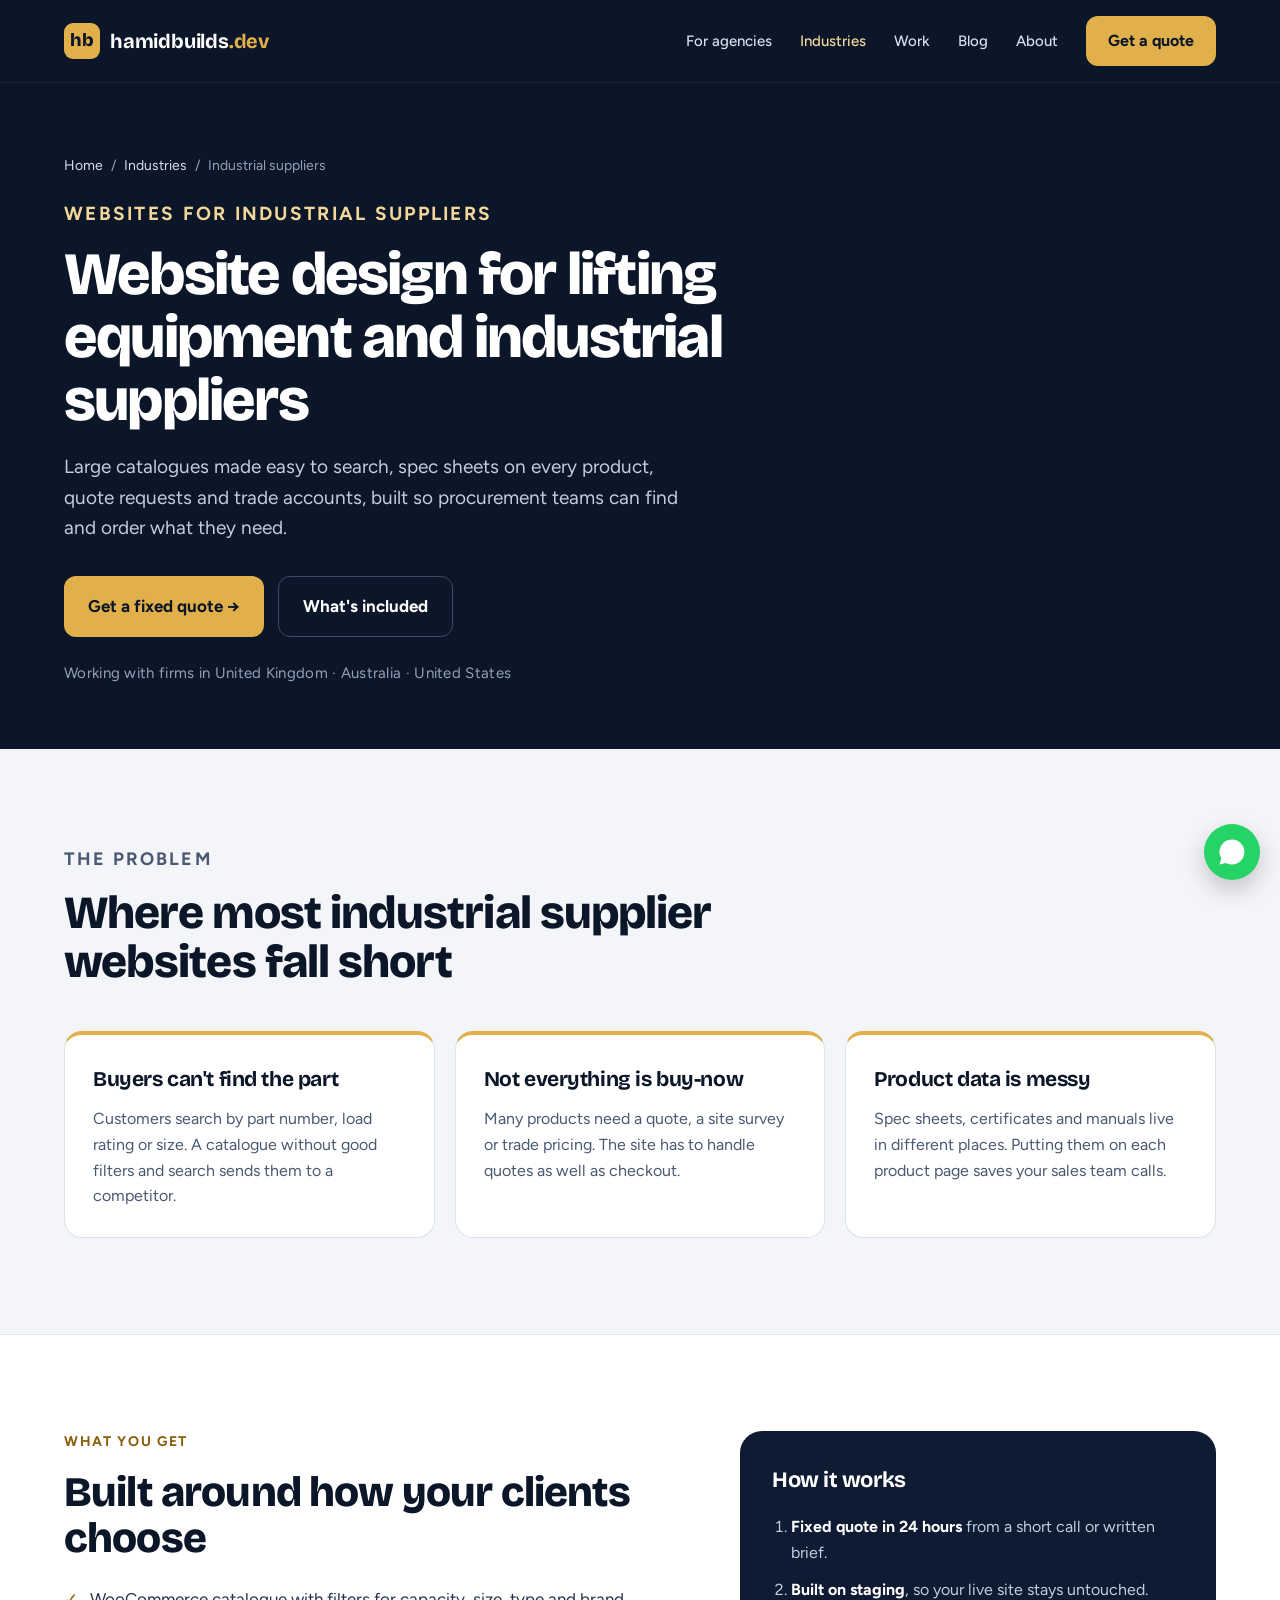
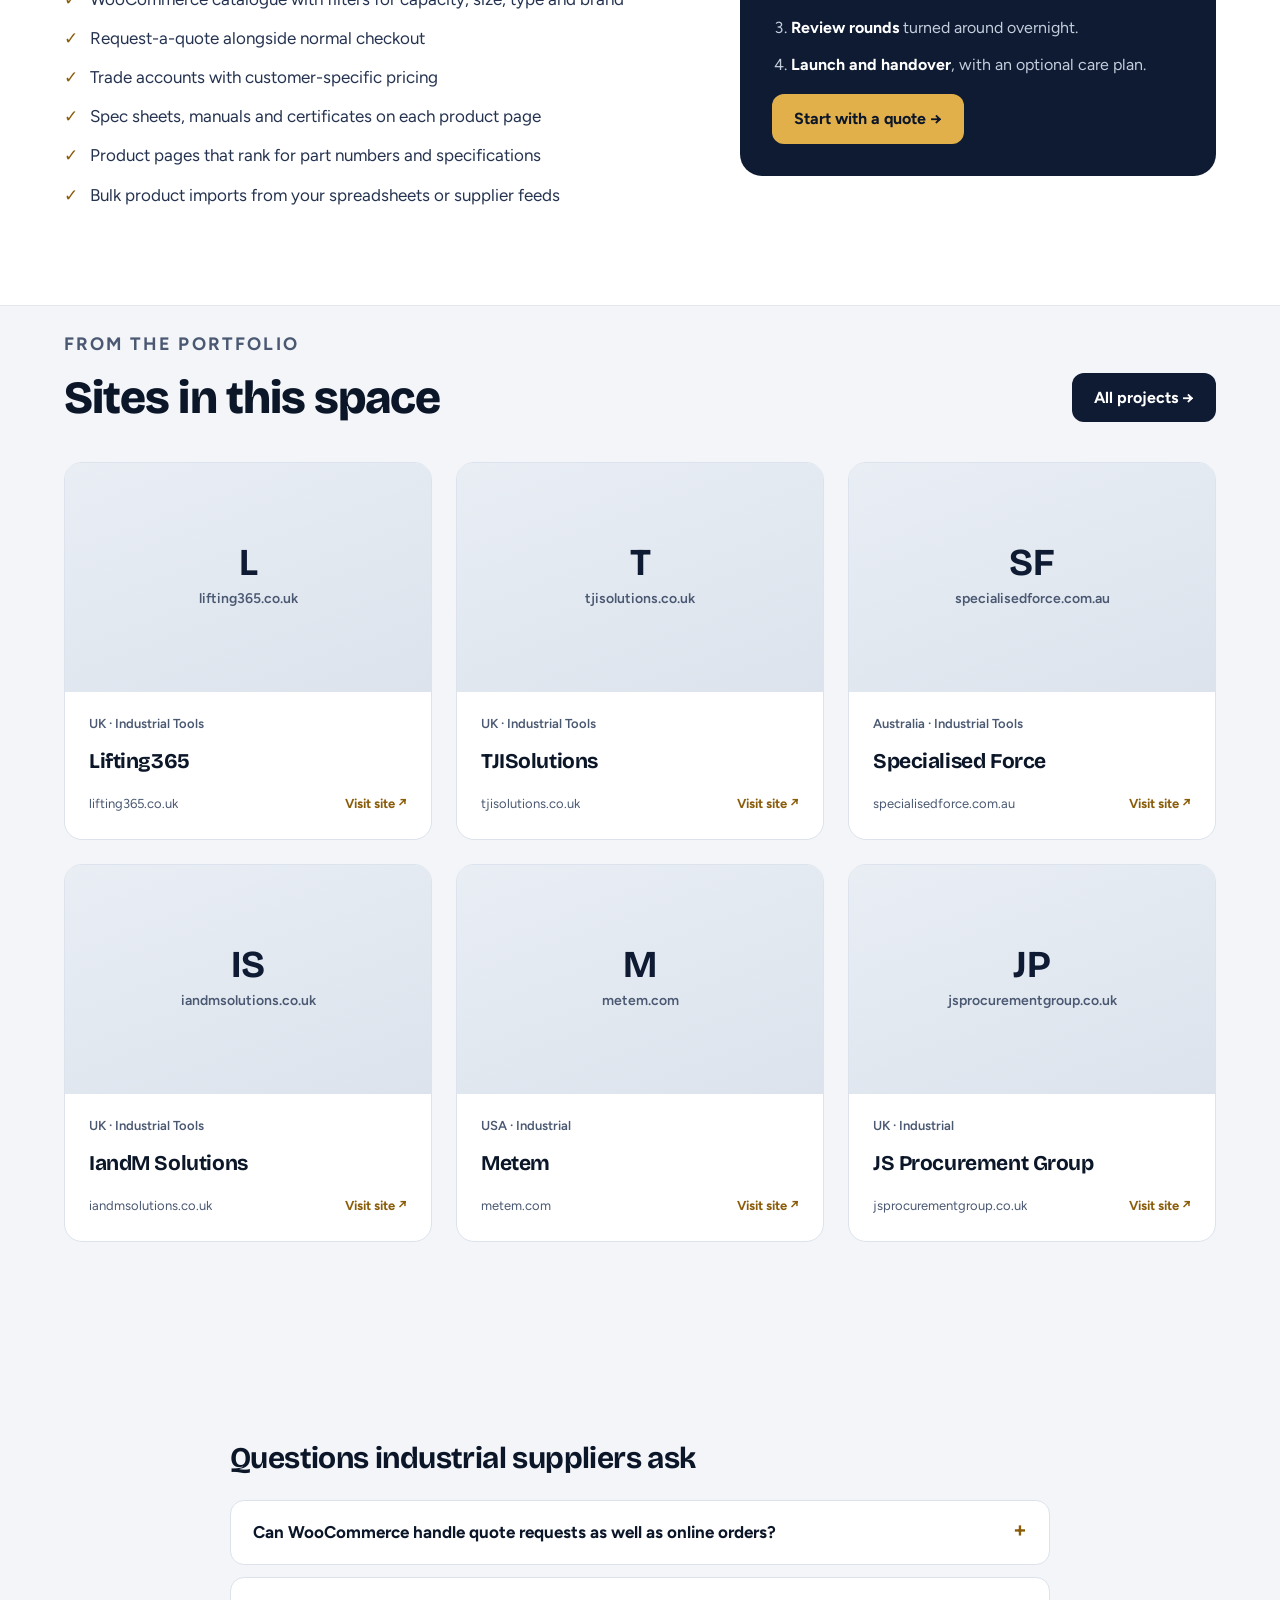
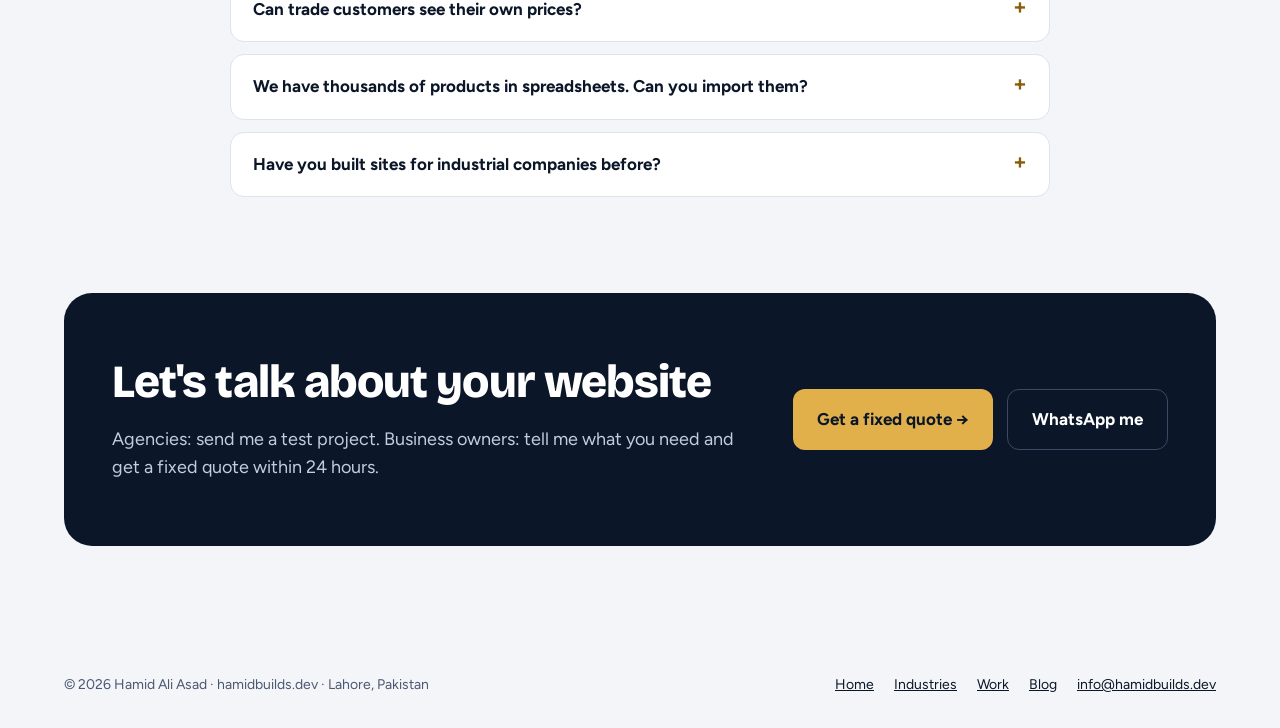
<file: industries/industrial-suppliers/index.html>
<!DOCTYPE html>
<html lang="en">
<head>
<meta charset="UTF-8">
<meta name="viewport" content="width=device-width, initial-scale=1.0">
<title>Website Design for Lifting Equipment &amp; Industrial Suppliers | Hamid Ali Asad</title>
<meta name="description" content="WooCommerce and WordPress websites for lifting equipment and industrial tool suppliers: big catalogues, quote requests, spec sheets and trade pricing.">
<link rel="canonical" href="https://hamidbuilds.dev/industries/industrial-suppliers/">
<meta name="robots" content="index, follow, max-image-preview:large">
<meta name="author" content="Hamid Ali Asad">
<meta property="og:type" content="website">
<meta property="og:site_name" content="hamidbuilds.dev">
<meta property="og:title" content="Website Design for Lifting Equipment &amp; Industrial Suppliers | Hamid Ali Asad">
<meta property="og:description" content="WooCommerce and WordPress websites for lifting equipment and industrial tool suppliers: big catalogues, quote requests, spec sheets and trade pricing.">
<meta property="og:url" content="https://hamidbuilds.dev/industries/industrial-suppliers/">
<meta property="og:image" content="https://hamidbuilds.dev/assets/og-image.png">
<meta name="twitter:card" content="summary_large_image">
<meta name="twitter:title" content="Website Design for Lifting Equipment &amp; Industrial Suppliers | Hamid Ali Asad">
<meta name="twitter:description" content="WooCommerce and WordPress websites for lifting equipment and industrial tool suppliers: big catalogues, quote requests, spec sheets and trade pricing.">
<meta name="twitter:image" content="https://hamidbuilds.dev/assets/og-image.png">
<meta name="theme-color" content="#0B1628">
<link rel="icon" href="data:image/svg+xml,%3Csvg xmlns='http://www.w3.org/2000/svg' viewBox='0 0 64 64'%3E%3Crect width='64' height='64' rx='16' fill='%23E2B04A'/%3E%3Ctext x='32' y='43' text-anchor='middle' font-family='Arial' font-weight='800' font-size='30' fill='%230B1628'%3Ehb%3C/text%3E%3C/svg%3E">
<link rel="alternate" type="application/rss+xml" title="hamidbuilds.dev blog" href="https://hamidbuilds.dev/blog/feed.xml">
<link rel="preconnect" href="https://fonts.googleapis.com">
<link rel="preconnect" href="https://fonts.gstatic.com" crossorigin>
<link href="https://fonts.googleapis.com/css2?family=Bricolage+Grotesque:opsz,wght@12..96,500;12..96,700;12..96,800&family=Figtree:wght@400;500;600;700&display=swap" rel="stylesheet">
<link rel="stylesheet" href="/assets/site.css">
<script type="application/ld+json">{"@context": "https://schema.org", "@type": "Service", "name": "Website design for lifting equipment and industrial suppliers", "description": "WooCommerce and WordPress websites for lifting equipment and industrial tool suppliers: big catalogues, quote requests, spec sheets and trade pricing.", "serviceType": "Website design and SEO", "url": "https://hamidbuilds.dev/industries/industrial-suppliers/", "provider": {"@type": "ProfessionalService", "name": "hamidbuilds.dev", "url": "https://hamidbuilds.dev/"}, "audience": {"@type": "BusinessAudience", "name": "Industrial suppliers"}}</script>
<script type="application/ld+json">{"@context": "https://schema.org", "@type": "BreadcrumbList", "itemListElement": [{"@type": "ListItem", "position": 1, "name": "Home", "item": "https://hamidbuilds.dev/"}, {"@type": "ListItem", "position": 2, "name": "Industries", "item": "https://hamidbuilds.dev/industries/"}, {"@type": "ListItem", "position": 3, "name": "Industrial suppliers", "item": "https://hamidbuilds.dev/industries/industrial-suppliers/"}]}</script>
<script type="application/ld+json">{"@context": "https://schema.org", "@type": "FAQPage", "mainEntity": [{"@type": "Question", "name": "Can WooCommerce handle quote requests as well as online orders?", "acceptedAnswer": {"@type": "Answer", "text": "Yes. Products can be set to buy online, request a quote, or both. Quote requests collect quantities and details and arrive with your team as an enquiry or a draft order."}}, {"@type": "Question", "name": "Can trade customers see their own prices?", "acceptedAnswer": {"@type": "Answer", "text": "Yes. Trade accounts can see customer-specific or tiered pricing once logged in, while the public sees list prices or a quote button."}}, {"@type": "Question", "name": "We have thousands of products in spreadsheets. Can you import them?", "acceptedAnswer": {"@type": "Answer", "text": "Yes. I import products in bulk from spreadsheets or supplier feeds, including attributes for filtering and attached documents such as spec sheets."}}, {"@type": "Question", "name": "Have you built sites for industrial companies before?", "acceptedAnswer": {"@type": "Answer", "text": "Yes. My portfolio includes sites for lifting, tooling and industrial supply companies in the UK and Australia. You can see them on this page and on my work page."}}]}</script>
</head>
<body>
<a class="skip" href="#main">Skip to content</a>
<header class="site-header">
  <div class="wrap">
    <a class="brand" href="/" aria-label="hamidbuilds.dev home">
      <span class="brand-mark" aria-hidden="true">hb</span>
      <span class="brand-name">hamidbuilds<span>.dev</span></span>
    </a>
    <button class="nav-toggle" type="button" aria-expanded="false" aria-controls="site-nav" aria-label="Open menu">
      <svg aria-hidden="true" width="22" height="22" viewBox="0 0 24 24" fill="none" stroke="currentColor" stroke-width="2" stroke-linecap="round"><path d="M4 7h16M4 12h16M4 17h16"/></svg>
    </button>
    <nav class="nav" id="site-nav" aria-label="Main">
      <a href="/#agencies">For agencies</a><a href="/industries/" aria-current="page">Industries</a><a href="/work.html">Work</a><a href="/blog/">Blog</a><a href="/#about">About</a>
      <a class="btn btn-gold" href="/#contact">Get a quote</a>
    </nav>
  </div>
</header>

<main id="main">
  <section class="page-hero">
    <div class="wrap">
      <nav class="crumbs" aria-label="Breadcrumb"><a href="/">Home</a><span aria-hidden="true">/</span><a href="/industries/">Industries</a><span aria-hidden="true">/</span><span>Industrial suppliers</span></nav>
      <p class="eyebrow" style="color:var(--gold-soft)">Websites for industrial suppliers</p>
      <h1 style="margin-top:14px">Website design for lifting equipment and industrial suppliers</h1>
      <p>Large catalogues made easy to search, spec sheets on every product, quote requests and trade accounts, built so procurement teams can find and order what they need.</p>
      <div class="cta-row" style="margin-top:32px">
        <a class="btn btn-gold btn-lg" href="/#contact">Get a fixed quote →</a>
        <a class="btn btn-ghost btn-lg" href="#how">What's included</a>
      </div>
      <p class="hero-meta" style="margin-top:24px">Working with firms in United Kingdom · Australia · United States</p>
    </div>
  </section>

  <section class="section">
    <div class="wrap">
      <div class="section-head"><p class="eyebrow">The problem</p><h2>Where most industrial supplier websites fall short</h2></div>
      <div class="pains"><div class="pain"><h3>Buyers can&#x27;t find the part</h3><p>Customers search by part number, load rating or size. A catalogue without good filters and search sends them to a competitor.</p></div><div class="pain"><h3>Not everything is buy-now</h3><p>Many products need a quote, a site survey or trade pricing. The site has to handle quotes as well as checkout.</p></div><div class="pain"><h3>Product data is messy</h3><p>Spec sheets, certificates and manuals live in different places. Putting them on each product page saves your sales team calls.</p></div></div>
    </div>
  </section>

  <section class="section section-white" id="how">
    <div class="wrap includes">
      <div class="includes-copy">
        <p class="eyebrow">What you get</p>
        <h2>Built around how your clients choose</h2>
        <ul class="ticks"><li>WooCommerce catalogue with filters for capacity, size, type and brand</li><li>Request-a-quote alongside normal checkout</li><li>Trade accounts with customer-specific pricing</li><li>Spec sheets, manuals and certificates on each product page</li><li>Product pages that rank for part numbers and specifications</li><li>Bulk product imports from your spreadsheets or supplier feeds</li></ul>
      </div>
      <aside class="includes-side">
        <h3>How it works</h3>
        <ol>
          <li><strong>Fixed quote in 24 hours</strong> from a short call or written brief.</li>
          <li><strong>Built on staging</strong>, so your live site stays untouched.</li>
          <li><strong>Review rounds</strong> turned around overnight.</li>
          <li><strong>Launch and handover</strong>, with an optional care plan.</li>
        </ol>
        <a class="btn btn-gold" href="/#contact">Start with a quote →</a>
      </aside>
    </div>
  </section>

  <section class="section" style="padding-top:24px">
    <div class="wrap">
      <div class="head-row"><div class="section-head"><p class="eyebrow">From the portfolio</p><h2>Sites in this space</h2></div><a class="btn btn-navy" href="/work.html">All projects →</a></div>
      <div class="cards"><a class="card" href="https://lifting365.co.uk" target="_blank" rel="noopener"><div class="thumb"><div class="thumb-fallback" aria-hidden="true"><b>L</b>lifting365.co.uk</div><img data-site="https://lifting365.co.uk" alt="Screenshot of the Lifting365 website" width="1200" height="750"></div><div class="card-body"><span class="card-meta">UK · Industrial Tools</span><h3>Lifting365</h3><div class="card-foot"><span>lifting365.co.uk</span><span>Visit site ↗</span></div></div></a><a class="card" href="https://tjisolutions.co.uk" target="_blank" rel="noopener"><div class="thumb"><div class="thumb-fallback" aria-hidden="true"><b>T</b>tjisolutions.co.uk</div><img data-site="https://tjisolutions.co.uk" alt="Screenshot of the TJISolutions website" width="1200" height="750"></div><div class="card-body"><span class="card-meta">UK · Industrial Tools</span><h3>TJISolutions</h3><div class="card-foot"><span>tjisolutions.co.uk</span><span>Visit site ↗</span></div></div></a><a class="card" href="https://specialisedforce.com.au" target="_blank" rel="noopener"><div class="thumb"><div class="thumb-fallback" aria-hidden="true"><b>SF</b>specialisedforce.com.au</div><img data-site="https://specialisedforce.com.au" alt="Screenshot of the Specialised Force website" width="1200" height="750"></div><div class="card-body"><span class="card-meta">Australia · Industrial Tools</span><h3>Specialised Force</h3><div class="card-foot"><span>specialisedforce.com.au</span><span>Visit site ↗</span></div></div></a><a class="card" href="https://iandmsolutions.co.uk" target="_blank" rel="noopener"><div class="thumb"><div class="thumb-fallback" aria-hidden="true"><b>IS</b>iandmsolutions.co.uk</div><img data-site="https://iandmsolutions.co.uk" alt="Screenshot of the IandM Solutions website" width="1200" height="750"></div><div class="card-body"><span class="card-meta">UK · Industrial Tools</span><h3>IandM Solutions</h3><div class="card-foot"><span>iandmsolutions.co.uk</span><span>Visit site ↗</span></div></div></a><a class="card" href="https://metem.com" target="_blank" rel="noopener"><div class="thumb"><div class="thumb-fallback" aria-hidden="true"><b>M</b>metem.com</div><img data-site="https://metem.com" alt="Screenshot of the Metem website" width="1200" height="750"></div><div class="card-body"><span class="card-meta">USA · Industrial</span><h3>Metem</h3><div class="card-foot"><span>metem.com</span><span>Visit site ↗</span></div></div></a><a class="card" href="https://jsprocurementgroup.co.uk" target="_blank" rel="noopener"><div class="thumb"><div class="thumb-fallback" aria-hidden="true"><b>JP</b>jsprocurementgroup.co.uk</div><img data-site="https://jsprocurementgroup.co.uk" alt="Screenshot of the JS Procurement Group website" width="1200" height="750"></div><div class="card-body"><span class="card-meta">UK · Industrial</span><h3>JS Procurement Group</h3><div class="card-foot"><span>jsprocurementgroup.co.uk</span><span>Visit site ↗</span></div></div></a></div>
    </div>
  </section>

  <section class="section">
    <div class="wrap post-wrap" style="padding:0">
      <div class="faqs" style="margin-top:0"><h2>Questions industrial suppliers ask</h2><details class="faq"><summary>Can WooCommerce handle quote requests as well as online orders?</summary><p>Yes. Products can be set to buy online, request a quote, or both. Quote requests collect quantities and details and arrive with your team as an enquiry or a draft order.</p></details><details class="faq"><summary>Can trade customers see their own prices?</summary><p>Yes. Trade accounts can see customer-specific or tiered pricing once logged in, while the public sees list prices or a quote button.</p></details><details class="faq"><summary>We have thousands of products in spreadsheets. Can you import them?</summary><p>Yes. I import products in bulk from spreadsheets or supplier feeds, including attributes for filtering and attached documents such as spec sheets.</p></details><details class="faq"><summary>Have you built sites for industrial companies before?</summary><p>Yes. My portfolio includes sites for lifting, tooling and industrial supply companies in the UK and Australia. You can see them on this page and on my work page.</p></details></div>
    </div>
  </section>

<section class="contact" style="background:transparent;padding:0 0 96px">
  <div class="wrap">
    <div class="contact-card" style="align-items:center">
      <div class="contact-copy">
        <h2>Let&#x27;s talk about your website</h2>
        <p>Agencies: send me a test project. Business owners: tell me what you need and get a fixed quote within 24 hours.</p>
      </div>
      <div class="cta-row">
        <a class="btn btn-gold btn-lg" href="/#contact">Get a fixed quote →</a>
        <a class="btn btn-ghost btn-lg" href="https://wa.me/923077138743" target="_blank" rel="noopener">WhatsApp me</a>
      </div>
    </div>
  </div>
</section>
</main>
<footer class="site-footer">
  <div class="wrap">
    <span>© <span id="year">2026</span> Hamid Ali Asad · hamidbuilds.dev · Lahore, Pakistan</span>
    <nav aria-label="Footer"><a href="/">Home</a><a href="/industries/">Industries</a><a href="/work.html">Work</a><a href="/blog/">Blog</a><a href="mailto:info@hamidbuilds.dev">info@hamidbuilds.dev</a></nav>
  </div>
</footer>
<a class="wa-float" href="https://wa.me/923077138743" target="_blank" rel="noopener" aria-label="Chat on WhatsApp"><svg aria-hidden="true" width="30" height="30" viewBox="0 0 24 24" fill="#fff"><path d="M12 2a10 10 0 0 0-8.6 15.1L2 22l5-1.3A10 10 0 1 0 12 2zm4.5 12.1c-.2-.1-1.5-.7-1.7-.8s-.4-.1-.6.1-.7.8-.8 1-.3.2-.6.1a6.7 6.7 0 0 1-3.3-2.9c-.3-.4.3-.4.7-1.3a.5.5 0 0 0 0-.5l-.8-1.8c-.2-.5-.4-.4-.6-.4h-.5a1 1 0 0 0-.7.3 3 3 0 0 0-.9 2.2 5.2 5.2 0 0 0 1.1 2.7 11.8 11.8 0 0 0 4.5 4c1.7.7 2.3.8 3.2.6a2.7 2.7 0 0 0 1.7-1.2 2.2 2.2 0 0 0 .2-1.2c-.1-.1-.3-.2-.5-.3z"/></svg></a>
<script src="/assets/site.js" defer></script>
</body>
</html>
</file>
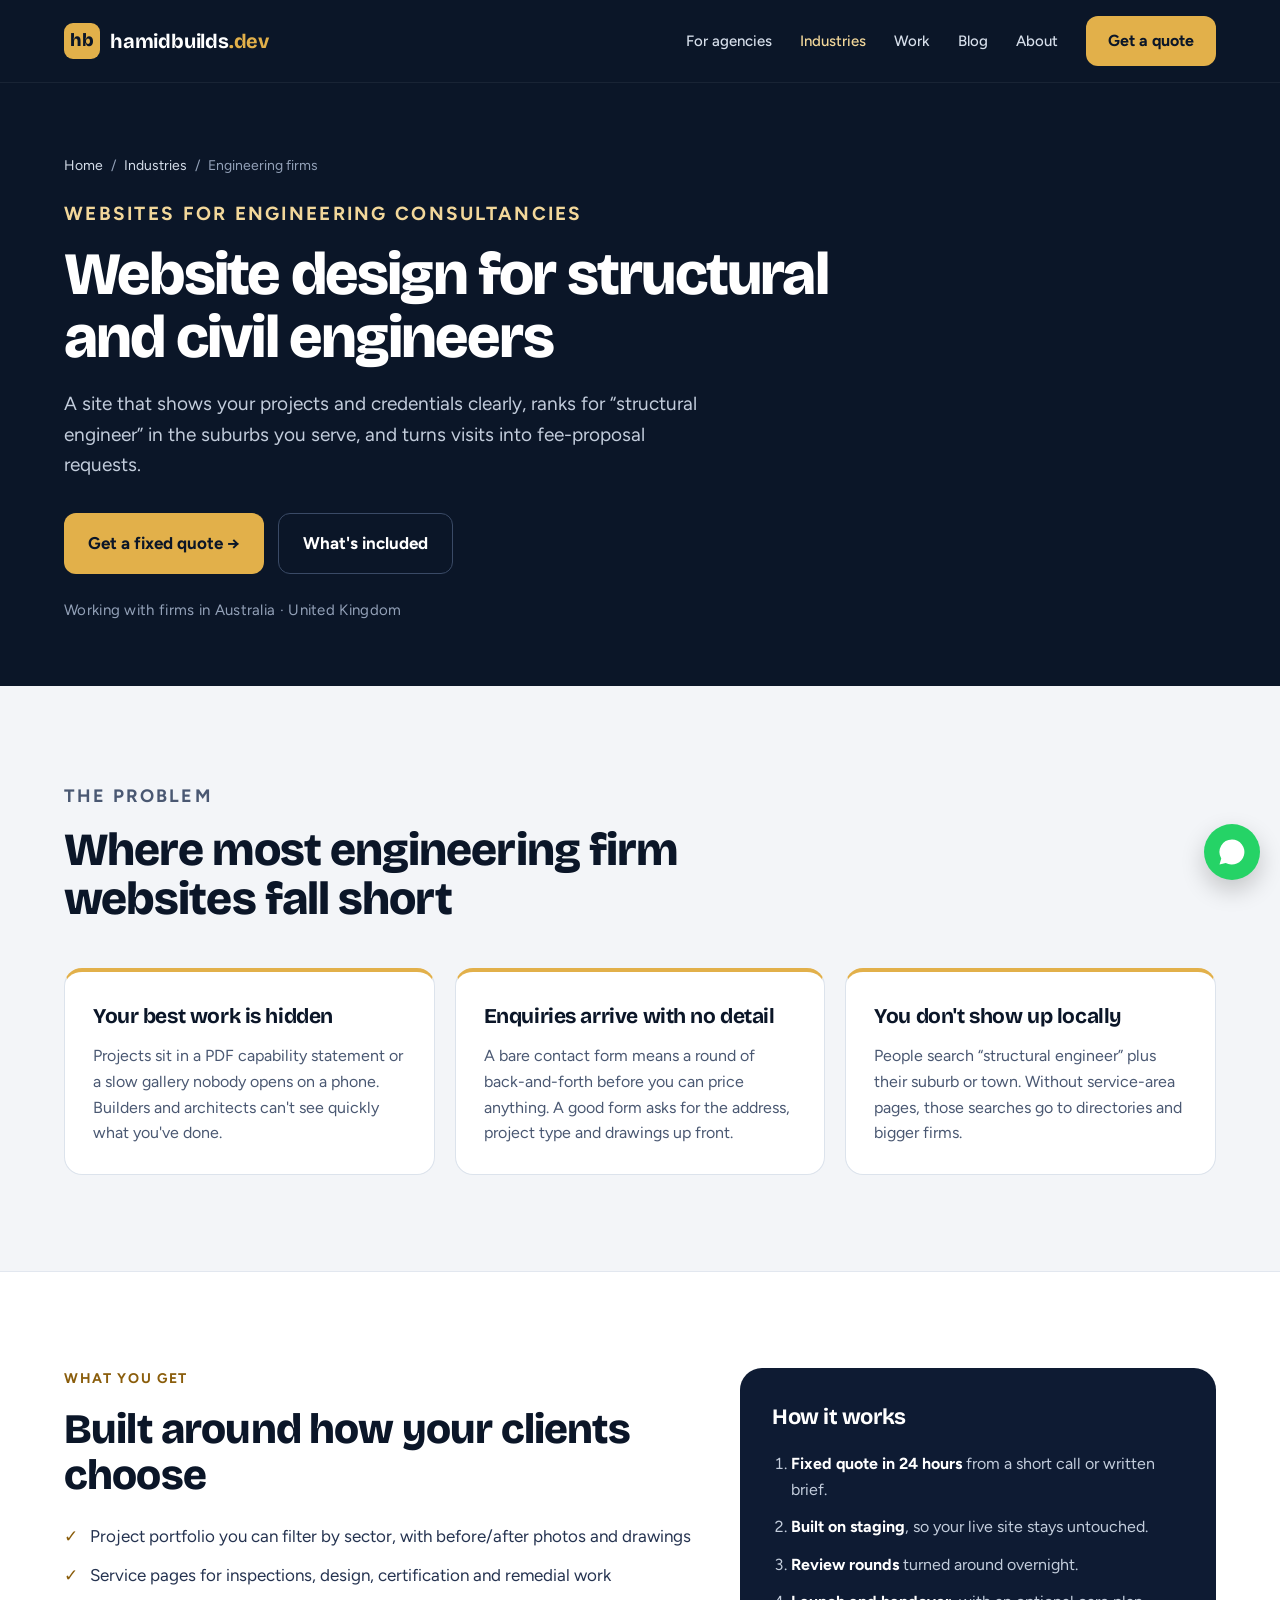
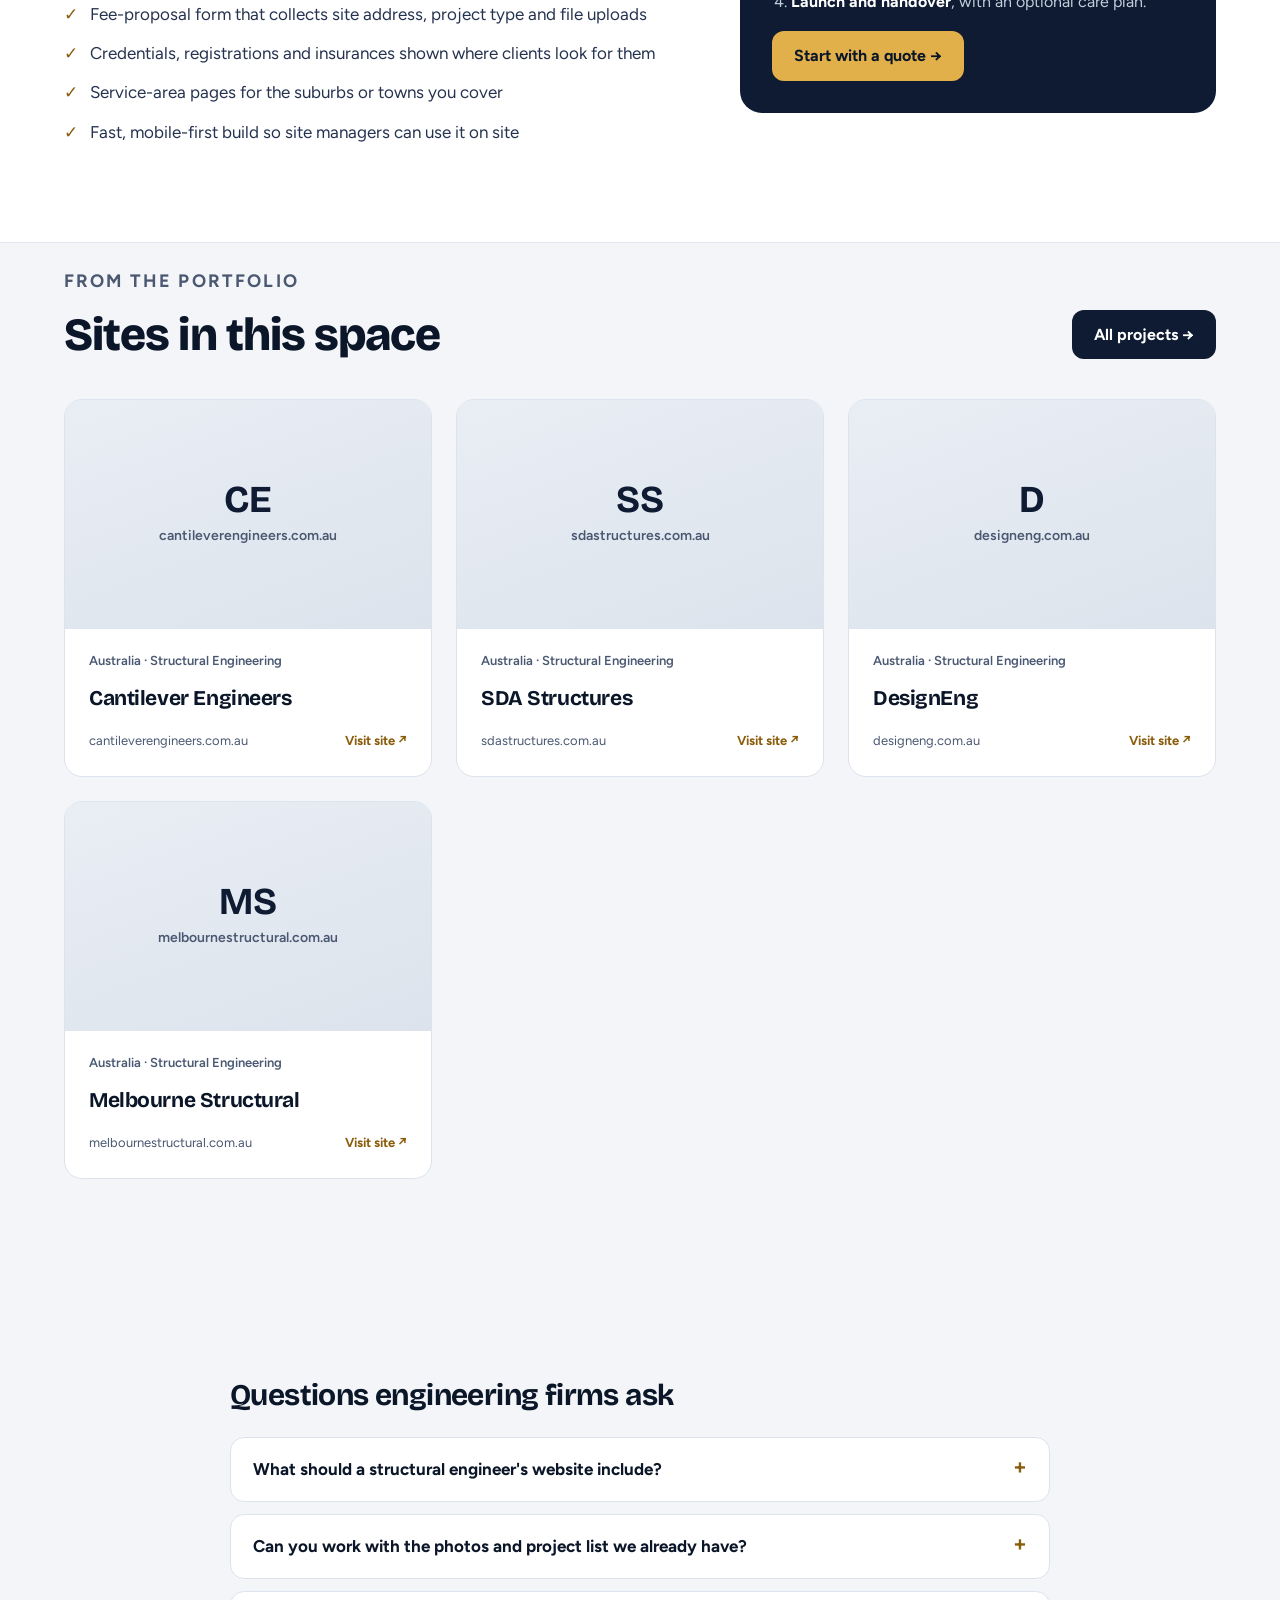
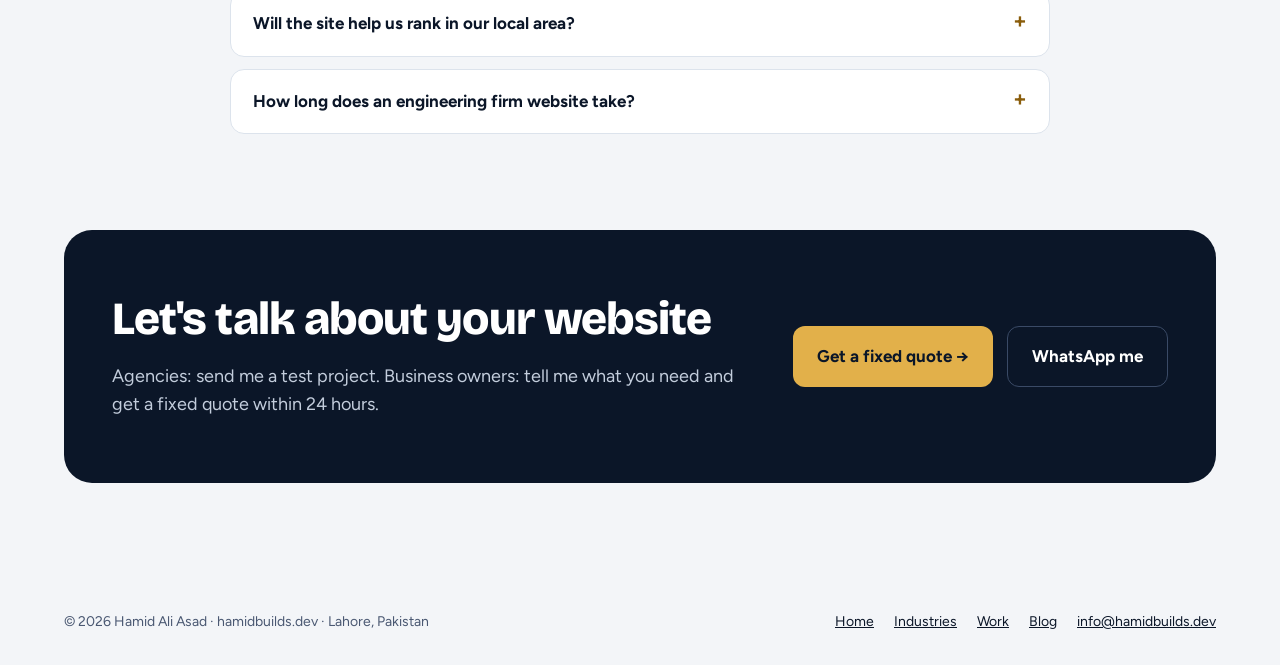
<file: industries/structural-engineers/index.html>
<!DOCTYPE html>
<html lang="en">
<head>
<meta charset="UTF-8">
<meta name="viewport" content="width=device-width, initial-scale=1.0">
<title>Website Design for Structural &amp; Civil Engineers | Hamid Ali Asad</title>
<meta name="description" content="WordPress websites for structural and civil engineering consultancies in Australia and the UK: project galleries, credentials and fee-proposal forms that bring in enquiries.">
<link rel="canonical" href="https://hamidbuilds.dev/industries/structural-engineers/">
<meta name="robots" content="index, follow, max-image-preview:large">
<meta name="author" content="Hamid Ali Asad">
<meta property="og:type" content="website">
<meta property="og:site_name" content="hamidbuilds.dev">
<meta property="og:title" content="Website Design for Structural &amp; Civil Engineers | Hamid Ali Asad">
<meta property="og:description" content="WordPress websites for structural and civil engineering consultancies in Australia and the UK: project galleries, credentials and fee-proposal forms that bring in enquiries.">
<meta property="og:url" content="https://hamidbuilds.dev/industries/structural-engineers/">
<meta property="og:image" content="https://hamidbuilds.dev/assets/og-image.png">
<meta name="twitter:card" content="summary_large_image">
<meta name="twitter:title" content="Website Design for Structural &amp; Civil Engineers | Hamid Ali Asad">
<meta name="twitter:description" content="WordPress websites for structural and civil engineering consultancies in Australia and the UK: project galleries, credentials and fee-proposal forms that bring in enquiries.">
<meta name="twitter:image" content="https://hamidbuilds.dev/assets/og-image.png">
<meta name="theme-color" content="#0B1628">
<link rel="icon" href="data:image/svg+xml,%3Csvg xmlns='http://www.w3.org/2000/svg' viewBox='0 0 64 64'%3E%3Crect width='64' height='64' rx='16' fill='%23E2B04A'/%3E%3Ctext x='32' y='43' text-anchor='middle' font-family='Arial' font-weight='800' font-size='30' fill='%230B1628'%3Ehb%3C/text%3E%3C/svg%3E">
<link rel="alternate" type="application/rss+xml" title="hamidbuilds.dev blog" href="https://hamidbuilds.dev/blog/feed.xml">
<link rel="preconnect" href="https://fonts.googleapis.com">
<link rel="preconnect" href="https://fonts.gstatic.com" crossorigin>
<link href="https://fonts.googleapis.com/css2?family=Bricolage+Grotesque:opsz,wght@12..96,500;12..96,700;12..96,800&family=Figtree:wght@400;500;600;700&display=swap" rel="stylesheet">
<link rel="stylesheet" href="/assets/site.css">
<script type="application/ld+json">{"@context": "https://schema.org", "@type": "Service", "name": "Website design for structural and civil engineers", "description": "WordPress websites for structural and civil engineering consultancies in Australia and the UK: project galleries, credentials and fee-proposal forms that bring in enquiries.", "serviceType": "Website design and SEO", "url": "https://hamidbuilds.dev/industries/structural-engineers/", "provider": {"@type": "ProfessionalService", "name": "hamidbuilds.dev", "url": "https://hamidbuilds.dev/"}, "audience": {"@type": "BusinessAudience", "name": "Engineering firms"}}</script>
<script type="application/ld+json">{"@context": "https://schema.org", "@type": "BreadcrumbList", "itemListElement": [{"@type": "ListItem", "position": 1, "name": "Home", "item": "https://hamidbuilds.dev/"}, {"@type": "ListItem", "position": 2, "name": "Industries", "item": "https://hamidbuilds.dev/industries/"}, {"@type": "ListItem", "position": 3, "name": "Engineering firms", "item": "https://hamidbuilds.dev/industries/structural-engineers/"}]}</script>
<script type="application/ld+json">{"@context": "https://schema.org", "@type": "FAQPage", "mainEntity": [{"@type": "Question", "name": "What should a structural engineer's website include?", "acceptedAnswer": {"@type": "Answer", "text": "Clear service pages, a project portfolio, your registrations and insurances, the areas you cover, and an enquiry form that asks for the site address, project type and any drawings. Those let a builder or homeowner decide quickly and give you enough to quote."}}, {"@type": "Question", "name": "Can you work with the photos and project list we already have?", "acceptedAnswer": {"@type": "Answer", "text": "Yes. I can organise existing photos, case notes and capability statements into a project portfolio, and tell you where a few extra photos or short descriptions would help."}}, {"@type": "Question", "name": "Will the site help us rank in our local area?", "acceptedAnswer": {"@type": "Answer", "text": "I set up the technical and on-page SEO, including service-area pages and your Google Business Profile details. Rankings also depend on competition and reviews, so I explain what to expect for your area rather than promise positions."}}, {"@type": "Question", "name": "How long does an engineering firm website take?", "acceptedAnswer": {"@type": "Answer", "text": "A typical 6 to 10 page site takes 2 to 4 weeks once content is ready. You get a fixed quote and a timeline in writing before work starts."}}]}</script>
</head>
<body>
<a class="skip" href="#main">Skip to content</a>
<header class="site-header">
  <div class="wrap">
    <a class="brand" href="/" aria-label="hamidbuilds.dev home">
      <span class="brand-mark" aria-hidden="true">hb</span>
      <span class="brand-name">hamidbuilds<span>.dev</span></span>
    </a>
    <button class="nav-toggle" type="button" aria-expanded="false" aria-controls="site-nav" aria-label="Open menu">
      <svg aria-hidden="true" width="22" height="22" viewBox="0 0 24 24" fill="none" stroke="currentColor" stroke-width="2" stroke-linecap="round"><path d="M4 7h16M4 12h16M4 17h16"/></svg>
    </button>
    <nav class="nav" id="site-nav" aria-label="Main">
      <a href="/#agencies">For agencies</a><a href="/industries/" aria-current="page">Industries</a><a href="/work.html">Work</a><a href="/blog/">Blog</a><a href="/#about">About</a>
      <a class="btn btn-gold" href="/#contact">Get a quote</a>
    </nav>
  </div>
</header>

<main id="main">
  <section class="page-hero">
    <div class="wrap">
      <nav class="crumbs" aria-label="Breadcrumb"><a href="/">Home</a><span aria-hidden="true">/</span><a href="/industries/">Industries</a><span aria-hidden="true">/</span><span>Engineering firms</span></nav>
      <p class="eyebrow" style="color:var(--gold-soft)">Websites for engineering consultancies</p>
      <h1 style="margin-top:14px">Website design for structural and civil engineers</h1>
      <p>A site that shows your projects and credentials clearly, ranks for “structural engineer” in the suburbs you serve, and turns visits into fee-proposal requests.</p>
      <div class="cta-row" style="margin-top:32px">
        <a class="btn btn-gold btn-lg" href="/#contact">Get a fixed quote →</a>
        <a class="btn btn-ghost btn-lg" href="#how">What's included</a>
      </div>
      <p class="hero-meta" style="margin-top:24px">Working with firms in Australia · United Kingdom</p>
    </div>
  </section>

  <section class="section">
    <div class="wrap">
      <div class="section-head"><p class="eyebrow">The problem</p><h2>Where most engineering firm websites fall short</h2></div>
      <div class="pains"><div class="pain"><h3>Your best work is hidden</h3><p>Projects sit in a PDF capability statement or a slow gallery nobody opens on a phone. Builders and architects can&#x27;t see quickly what you&#x27;ve done.</p></div><div class="pain"><h3>Enquiries arrive with no detail</h3><p>A bare contact form means a round of back-and-forth before you can price anything. A good form asks for the address, project type and drawings up front.</p></div><div class="pain"><h3>You don&#x27;t show up locally</h3><p>People search “structural engineer” plus their suburb or town. Without service-area pages, those searches go to directories and bigger firms.</p></div></div>
    </div>
  </section>

  <section class="section section-white" id="how">
    <div class="wrap includes">
      <div class="includes-copy">
        <p class="eyebrow">What you get</p>
        <h2>Built around how your clients choose</h2>
        <ul class="ticks"><li>Project portfolio you can filter by sector, with before/after photos and drawings</li><li>Service pages for inspections, design, certification and remedial work</li><li>Fee-proposal form that collects site address, project type and file uploads</li><li>Credentials, registrations and insurances shown where clients look for them</li><li>Service-area pages for the suburbs or towns you cover</li><li>Fast, mobile-first build so site managers can use it on site</li></ul>
      </div>
      <aside class="includes-side">
        <h3>How it works</h3>
        <ol>
          <li><strong>Fixed quote in 24 hours</strong> from a short call or written brief.</li>
          <li><strong>Built on staging</strong>, so your live site stays untouched.</li>
          <li><strong>Review rounds</strong> turned around overnight.</li>
          <li><strong>Launch and handover</strong>, with an optional care plan.</li>
        </ol>
        <a class="btn btn-gold" href="/#contact">Start with a quote →</a>
      </aside>
    </div>
  </section>

  <section class="section" style="padding-top:24px">
    <div class="wrap">
      <div class="head-row"><div class="section-head"><p class="eyebrow">From the portfolio</p><h2>Sites in this space</h2></div><a class="btn btn-navy" href="/work.html">All projects →</a></div>
      <div class="cards"><a class="card" href="https://cantileverengineers.com.au" target="_blank" rel="noopener"><div class="thumb"><div class="thumb-fallback" aria-hidden="true"><b>CE</b>cantileverengineers.com.au</div><img data-site="https://cantileverengineers.com.au" alt="Screenshot of the Cantilever Engineers website" width="1200" height="750"></div><div class="card-body"><span class="card-meta">Australia · Structural Engineering</span><h3>Cantilever Engineers</h3><div class="card-foot"><span>cantileverengineers.com.au</span><span>Visit site ↗</span></div></div></a><a class="card" href="https://sdastructures.com.au" target="_blank" rel="noopener"><div class="thumb"><div class="thumb-fallback" aria-hidden="true"><b>SS</b>sdastructures.com.au</div><img data-site="https://sdastructures.com.au" alt="Screenshot of the SDA Structures website" width="1200" height="750"></div><div class="card-body"><span class="card-meta">Australia · Structural Engineering</span><h3>SDA Structures</h3><div class="card-foot"><span>sdastructures.com.au</span><span>Visit site ↗</span></div></div></a><a class="card" href="https://designeng.com.au" target="_blank" rel="noopener"><div class="thumb"><div class="thumb-fallback" aria-hidden="true"><b>D</b>designeng.com.au</div><img data-site="https://designeng.com.au" alt="Screenshot of the DesignEng website" width="1200" height="750"></div><div class="card-body"><span class="card-meta">Australia · Structural Engineering</span><h3>DesignEng</h3><div class="card-foot"><span>designeng.com.au</span><span>Visit site ↗</span></div></div></a><a class="card" href="https://melbournestructural.com.au" target="_blank" rel="noopener"><div class="thumb"><div class="thumb-fallback" aria-hidden="true"><b>MS</b>melbournestructural.com.au</div><img data-site="https://melbournestructural.com.au" alt="Screenshot of the Melbourne Structural website" width="1200" height="750"></div><div class="card-body"><span class="card-meta">Australia · Structural Engineering</span><h3>Melbourne Structural</h3><div class="card-foot"><span>melbournestructural.com.au</span><span>Visit site ↗</span></div></div></a></div>
    </div>
  </section>

  <section class="section">
    <div class="wrap post-wrap" style="padding:0">
      <div class="faqs" style="margin-top:0"><h2>Questions engineering firms ask</h2><details class="faq"><summary>What should a structural engineer&#x27;s website include?</summary><p>Clear service pages, a project portfolio, your registrations and insurances, the areas you cover, and an enquiry form that asks for the site address, project type and any drawings. Those let a builder or homeowner decide quickly and give you enough to quote.</p></details><details class="faq"><summary>Can you work with the photos and project list we already have?</summary><p>Yes. I can organise existing photos, case notes and capability statements into a project portfolio, and tell you where a few extra photos or short descriptions would help.</p></details><details class="faq"><summary>Will the site help us rank in our local area?</summary><p>I set up the technical and on-page SEO, including service-area pages and your Google Business Profile details. Rankings also depend on competition and reviews, so I explain what to expect for your area rather than promise positions.</p></details><details class="faq"><summary>How long does an engineering firm website take?</summary><p>A typical 6 to 10 page site takes 2 to 4 weeks once content is ready. You get a fixed quote and a timeline in writing before work starts.</p></details></div>
    </div>
  </section>

<section class="contact" style="background:transparent;padding:0 0 96px">
  <div class="wrap">
    <div class="contact-card" style="align-items:center">
      <div class="contact-copy">
        <h2>Let&#x27;s talk about your website</h2>
        <p>Agencies: send me a test project. Business owners: tell me what you need and get a fixed quote within 24 hours.</p>
      </div>
      <div class="cta-row">
        <a class="btn btn-gold btn-lg" href="/#contact">Get a fixed quote →</a>
        <a class="btn btn-ghost btn-lg" href="https://wa.me/923077138743" target="_blank" rel="noopener">WhatsApp me</a>
      </div>
    </div>
  </div>
</section>
</main>
<footer class="site-footer">
  <div class="wrap">
    <span>© <span id="year">2026</span> Hamid Ali Asad · hamidbuilds.dev · Lahore, Pakistan</span>
    <nav aria-label="Footer"><a href="/">Home</a><a href="/industries/">Industries</a><a href="/work.html">Work</a><a href="/blog/">Blog</a><a href="mailto:info@hamidbuilds.dev">info@hamidbuilds.dev</a></nav>
  </div>
</footer>
<a class="wa-float" href="https://wa.me/923077138743" target="_blank" rel="noopener" aria-label="Chat on WhatsApp"><svg aria-hidden="true" width="30" height="30" viewBox="0 0 24 24" fill="#fff"><path d="M12 2a10 10 0 0 0-8.6 15.1L2 22l5-1.3A10 10 0 1 0 12 2zm4.5 12.1c-.2-.1-1.5-.7-1.7-.8s-.4-.1-.6.1-.7.8-.8 1-.3.2-.6.1a6.7 6.7 0 0 1-3.3-2.9c-.3-.4.3-.4.7-1.3a.5.5 0 0 0 0-.5l-.8-1.8c-.2-.5-.4-.4-.6-.4h-.5a1 1 0 0 0-.7.3 3 3 0 0 0-.9 2.2 5.2 5.2 0 0 0 1.1 2.7 11.8 11.8 0 0 0 4.5 4c1.7.7 2.3.8 3.2.6a2.7 2.7 0 0 0 1.7-1.2 2.2 2.2 0 0 0 .2-1.2c-.1-.1-.3-.2-.5-.3z"/></svg></a>
<script src="/assets/site.js" defer></script>
</body>
</html>
</file>
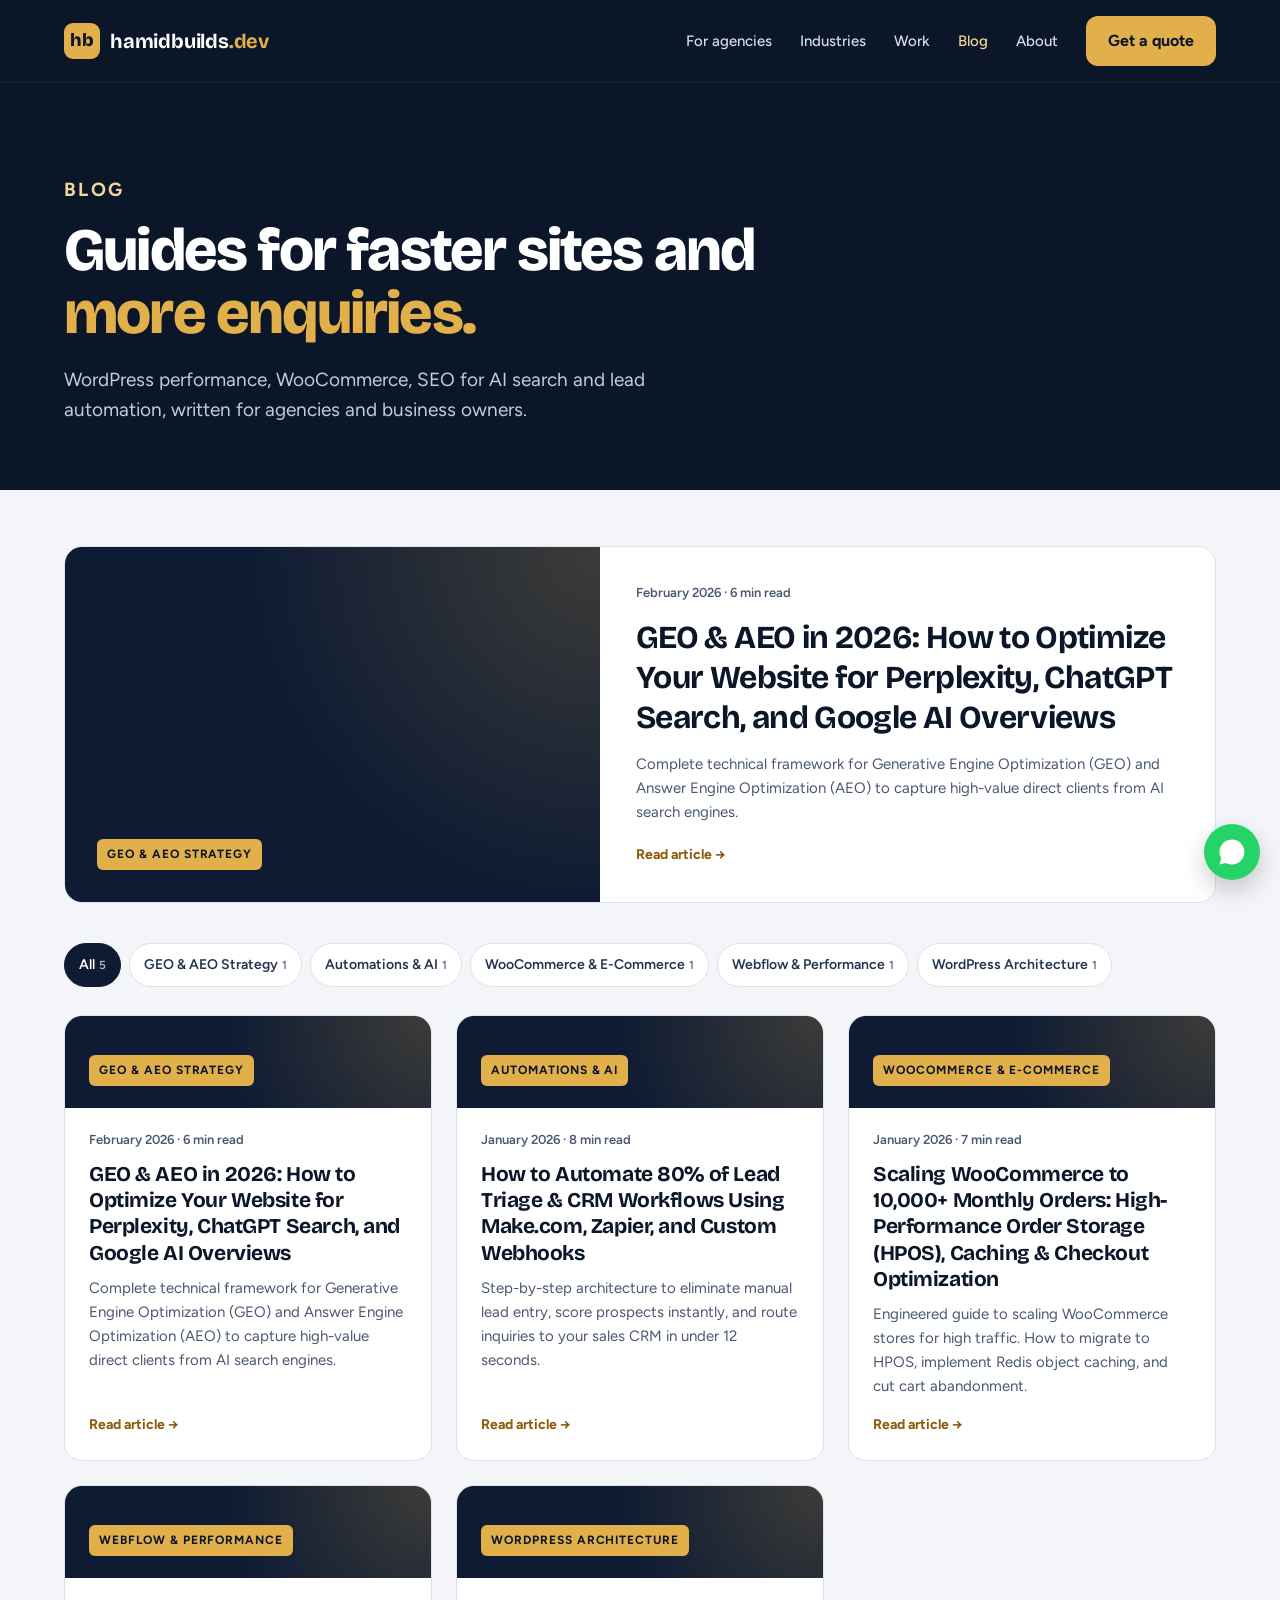
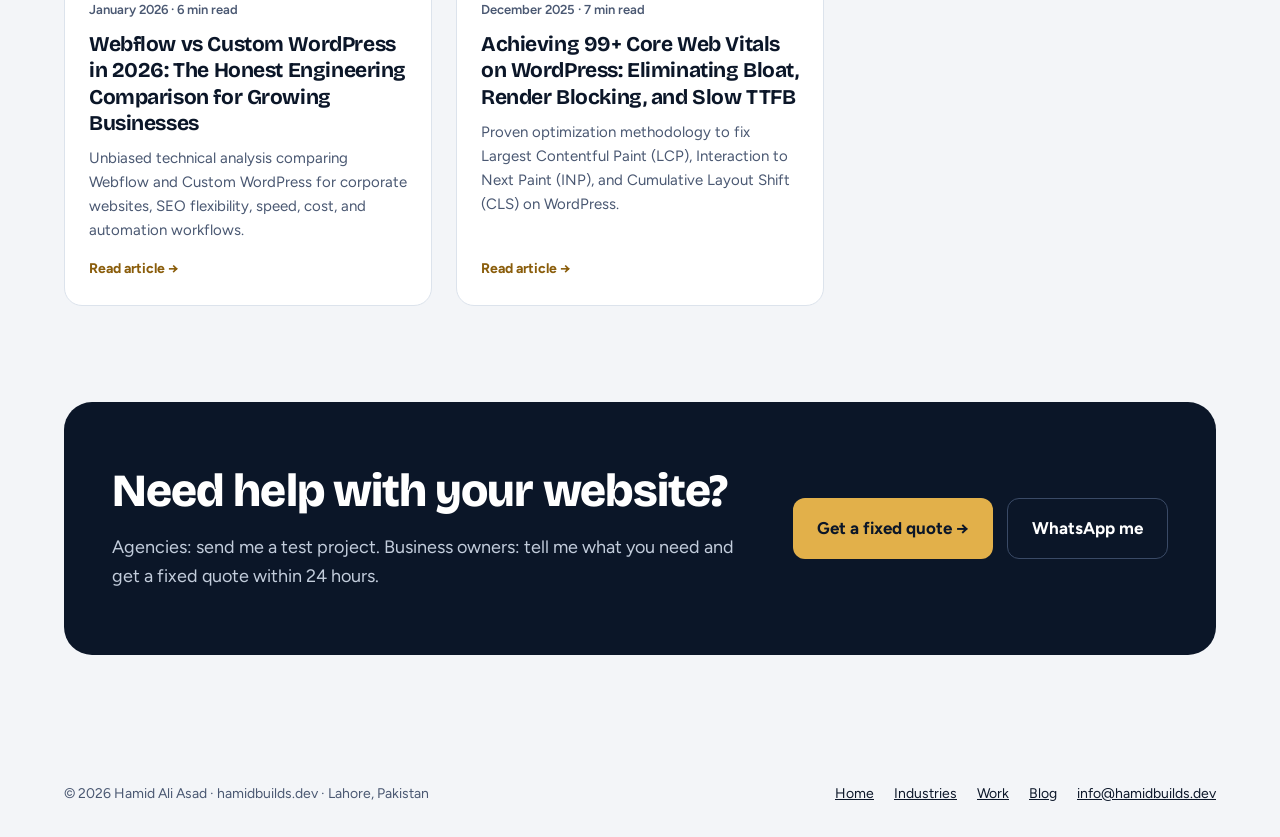
<file: blog.html>
<!DOCTYPE html>
<html lang="en"><head><meta charset="utf-8"><title>Blog moved — hamidbuilds.dev</title>
<link rel="canonical" href="https://hamidbuilds.dev/blog/"><meta name="robots" content="noindex, follow">
<script>var h=location.hash.slice(1);location.replace(h?'/blog/'+h+'.html':'/blog/');</script>
<meta http-equiv="refresh" content="0; url=/blog/"></head>
<body><p>The blog has moved to <a href="/blog/">hamidbuilds.dev/blog/</a>.</p></body></html>
</file>
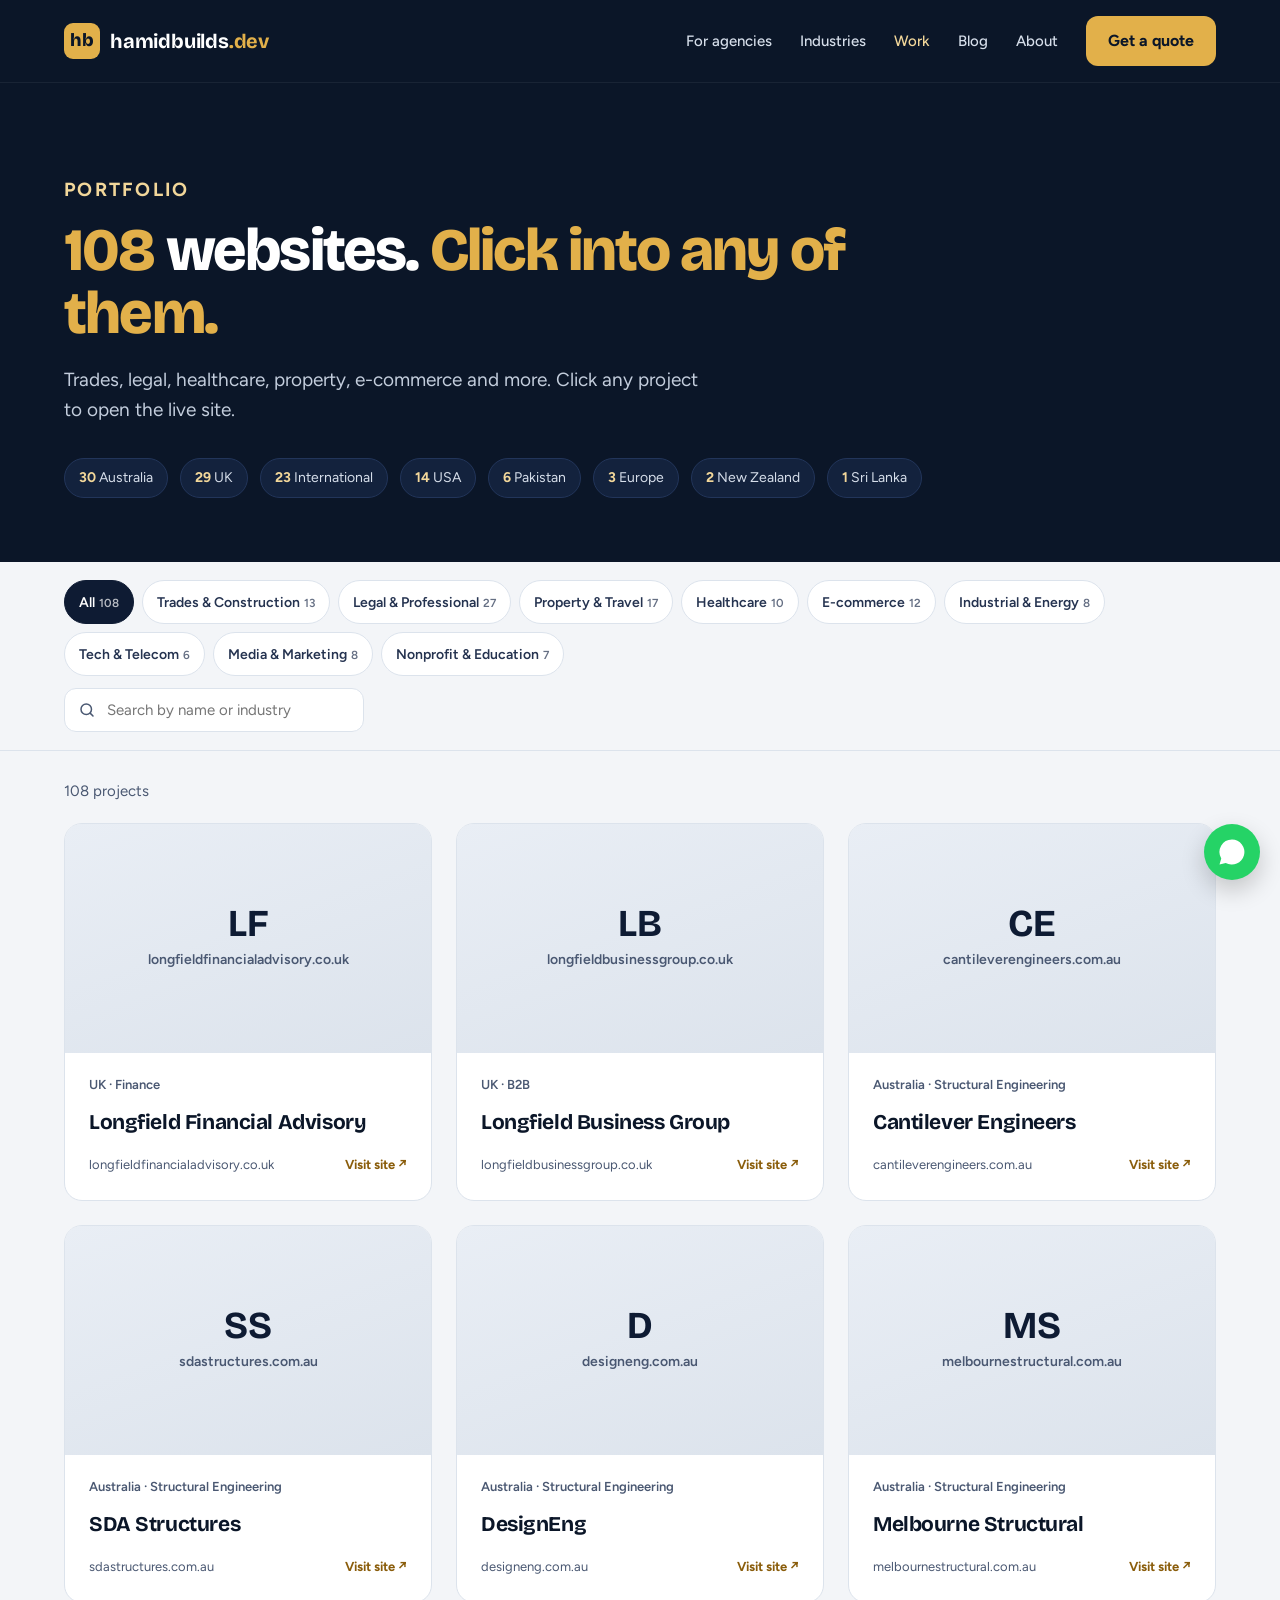
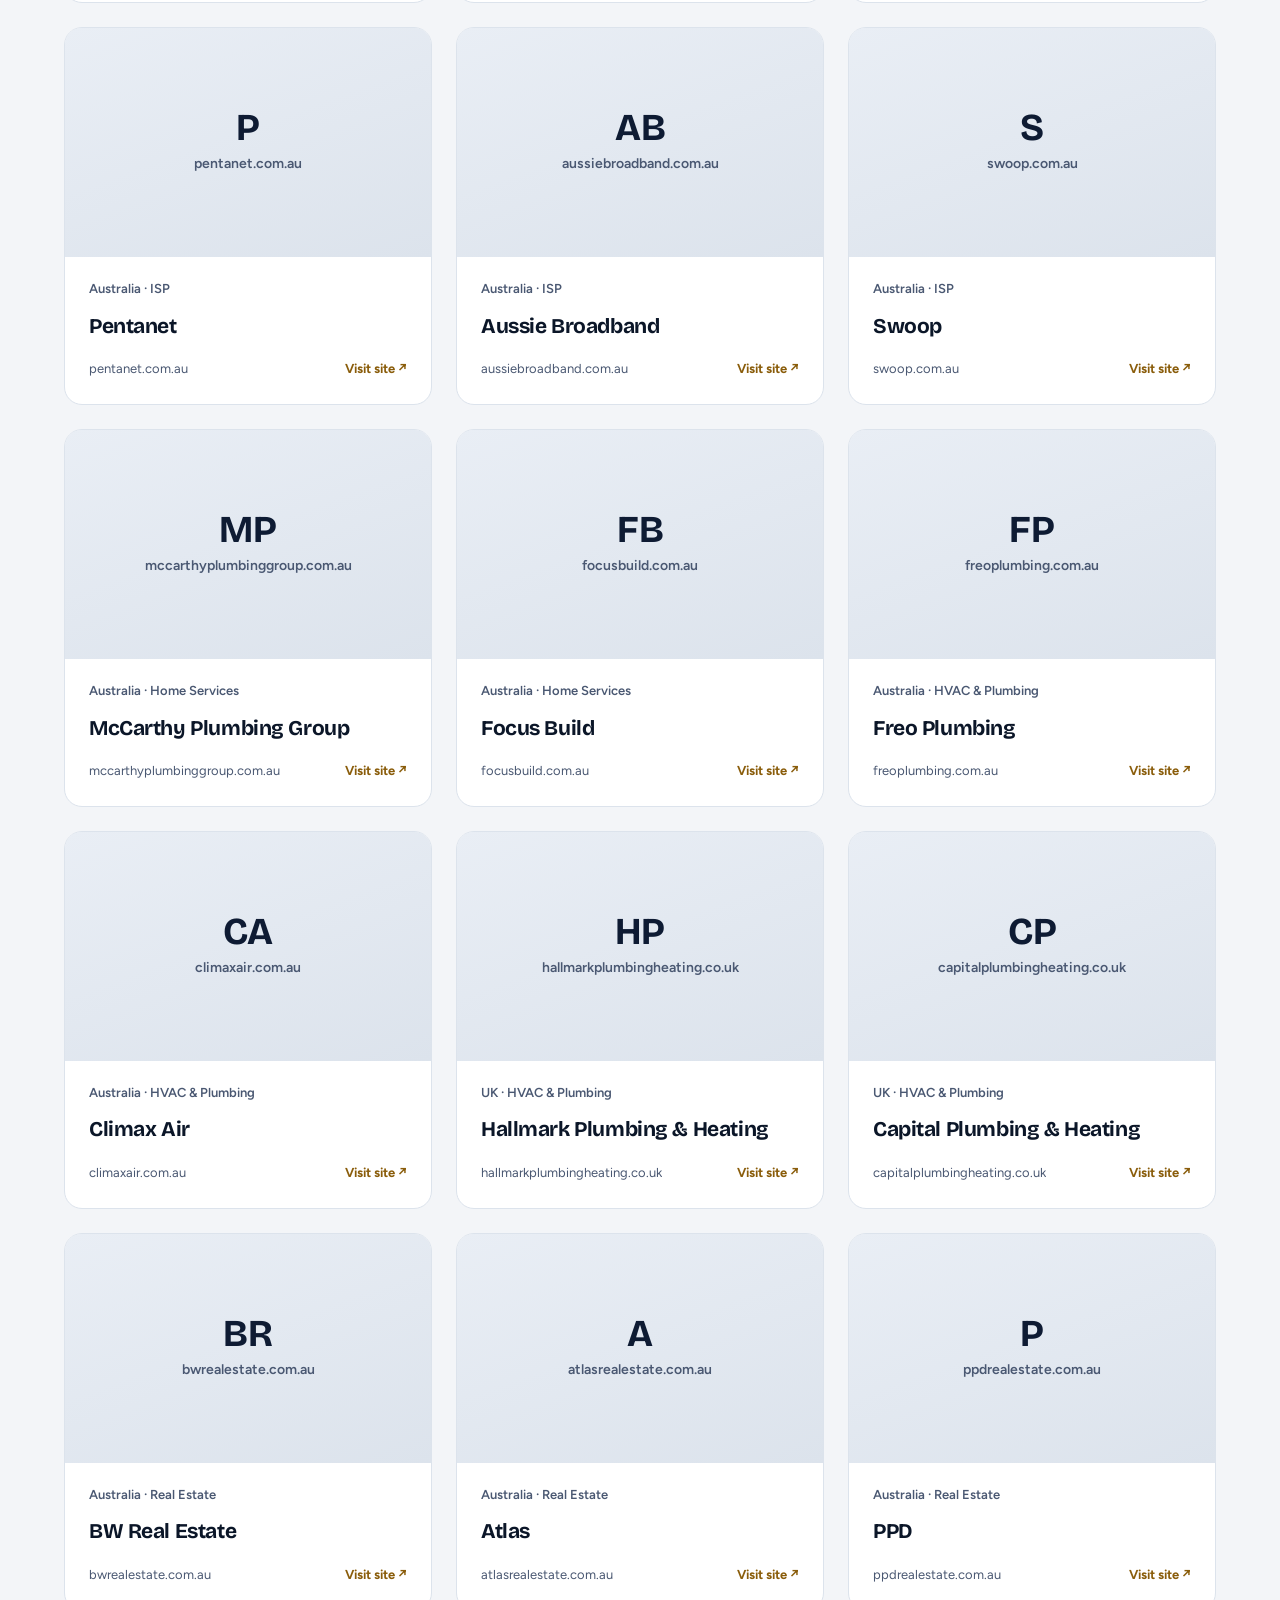
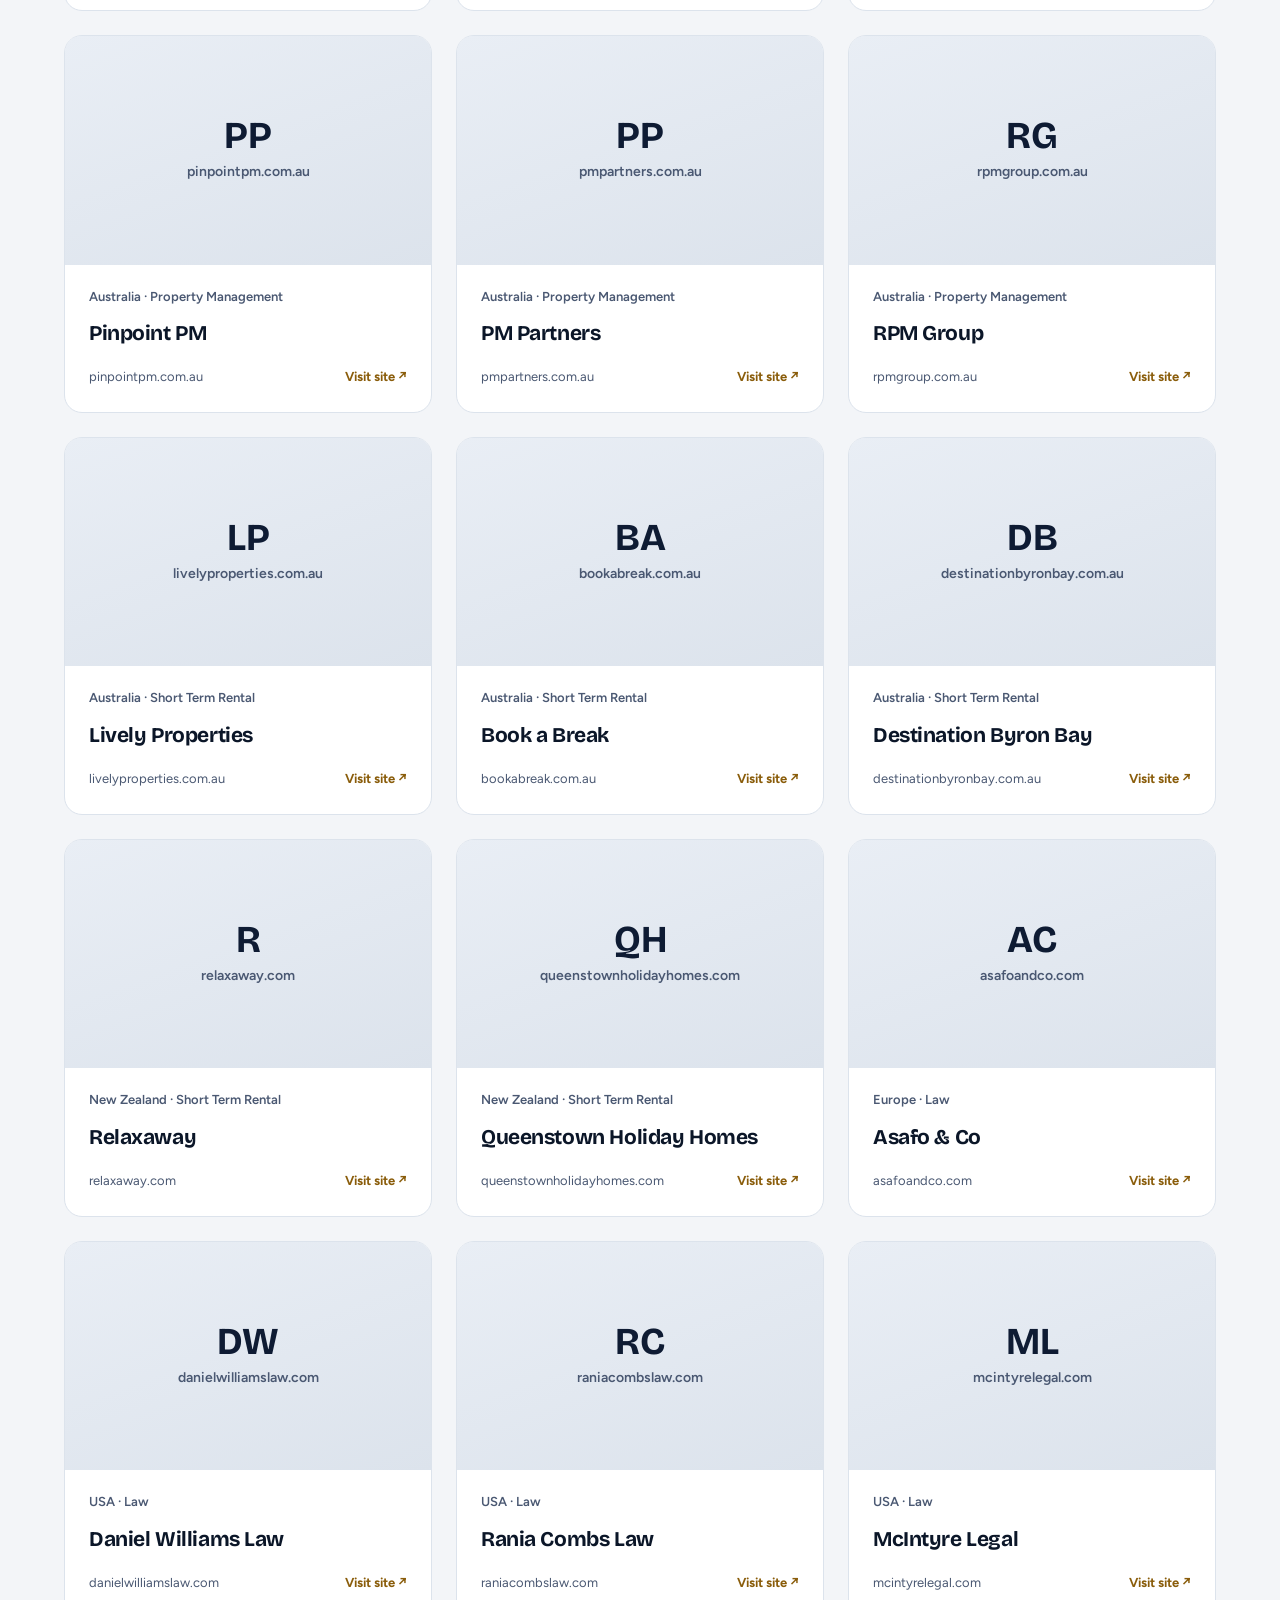
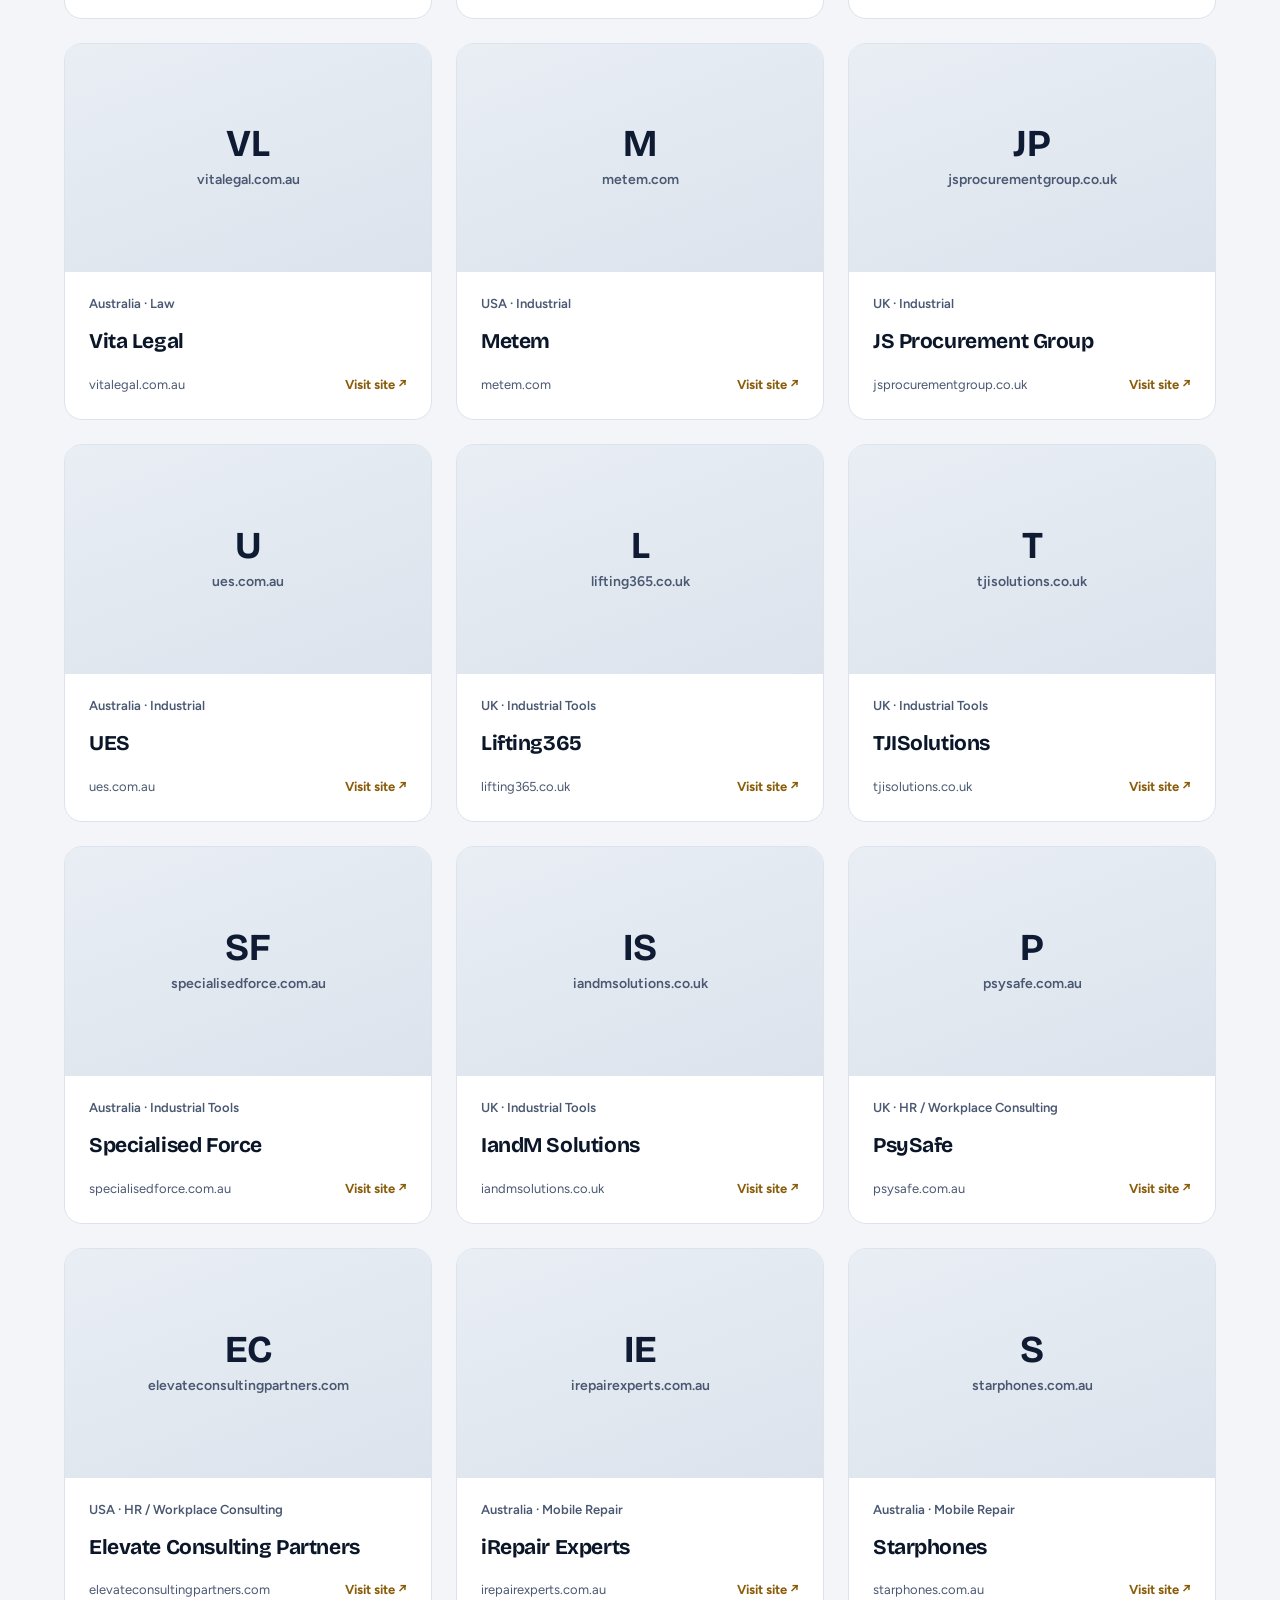
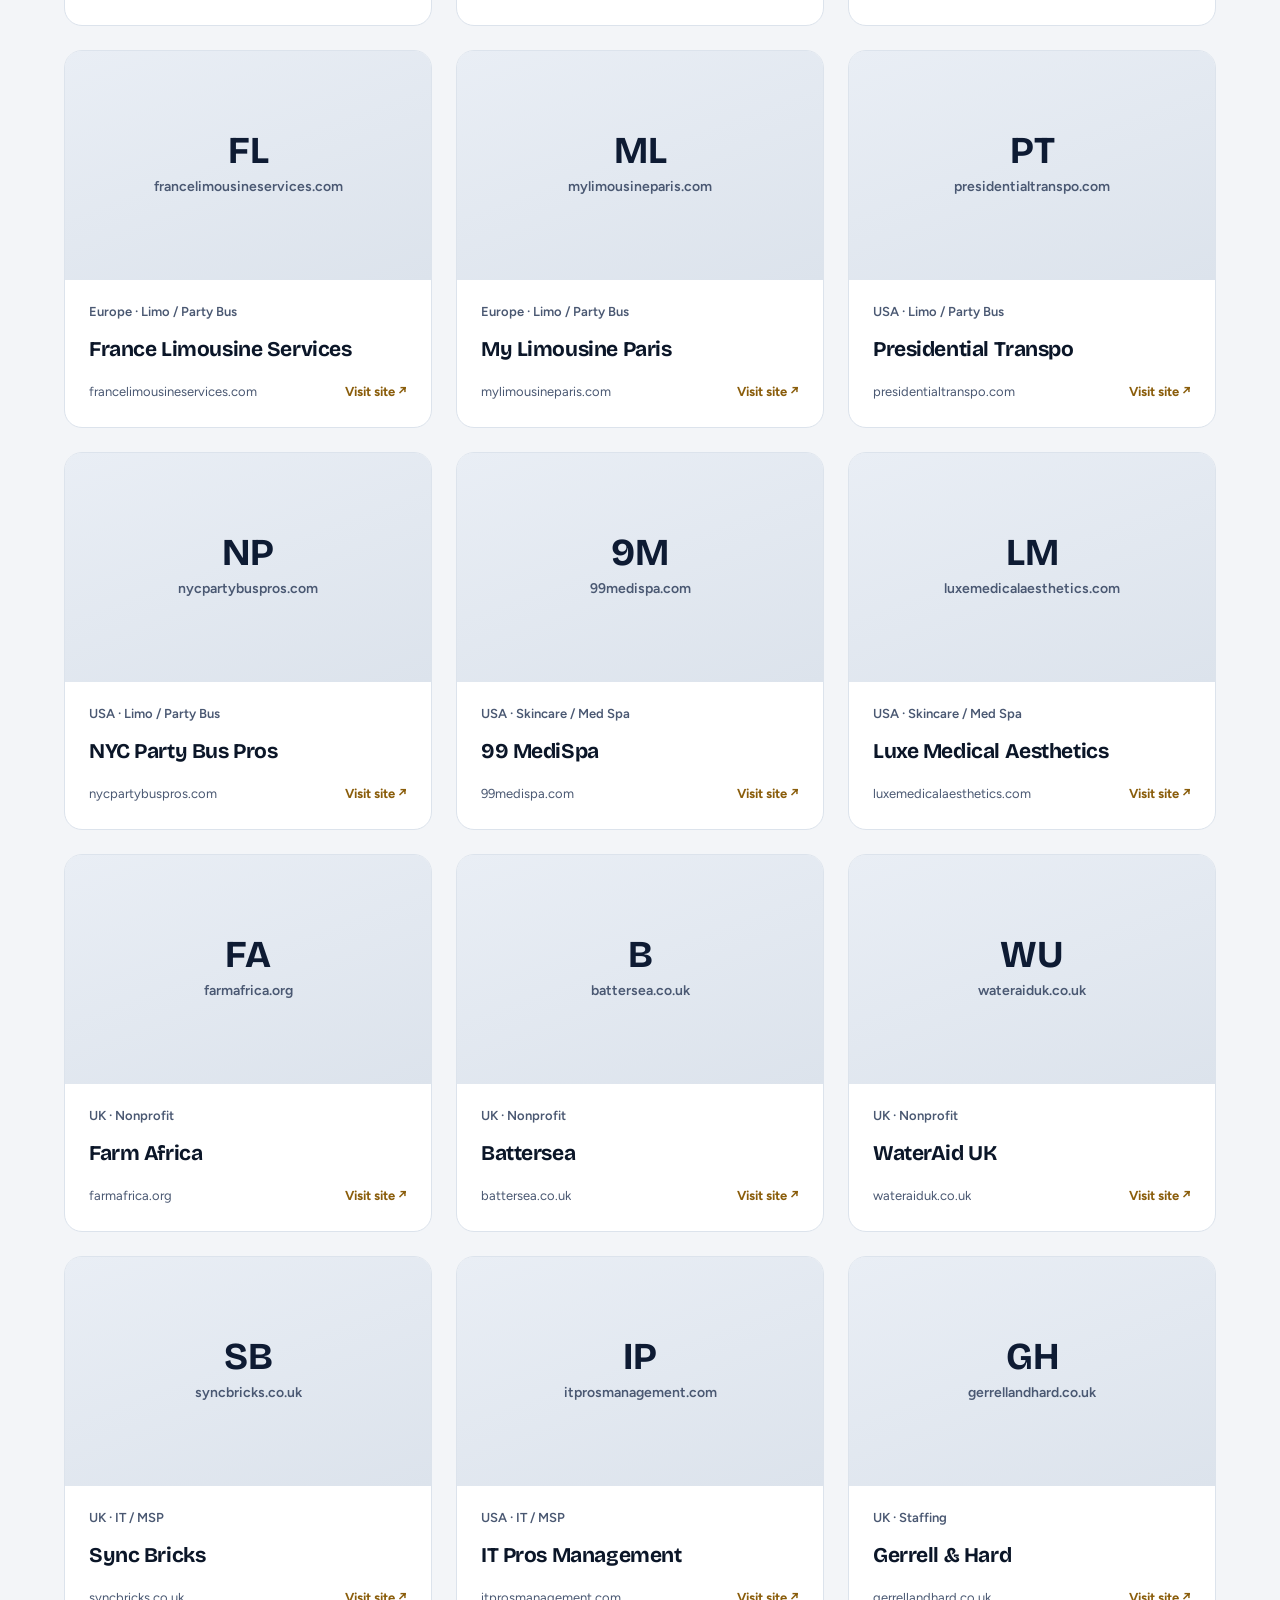
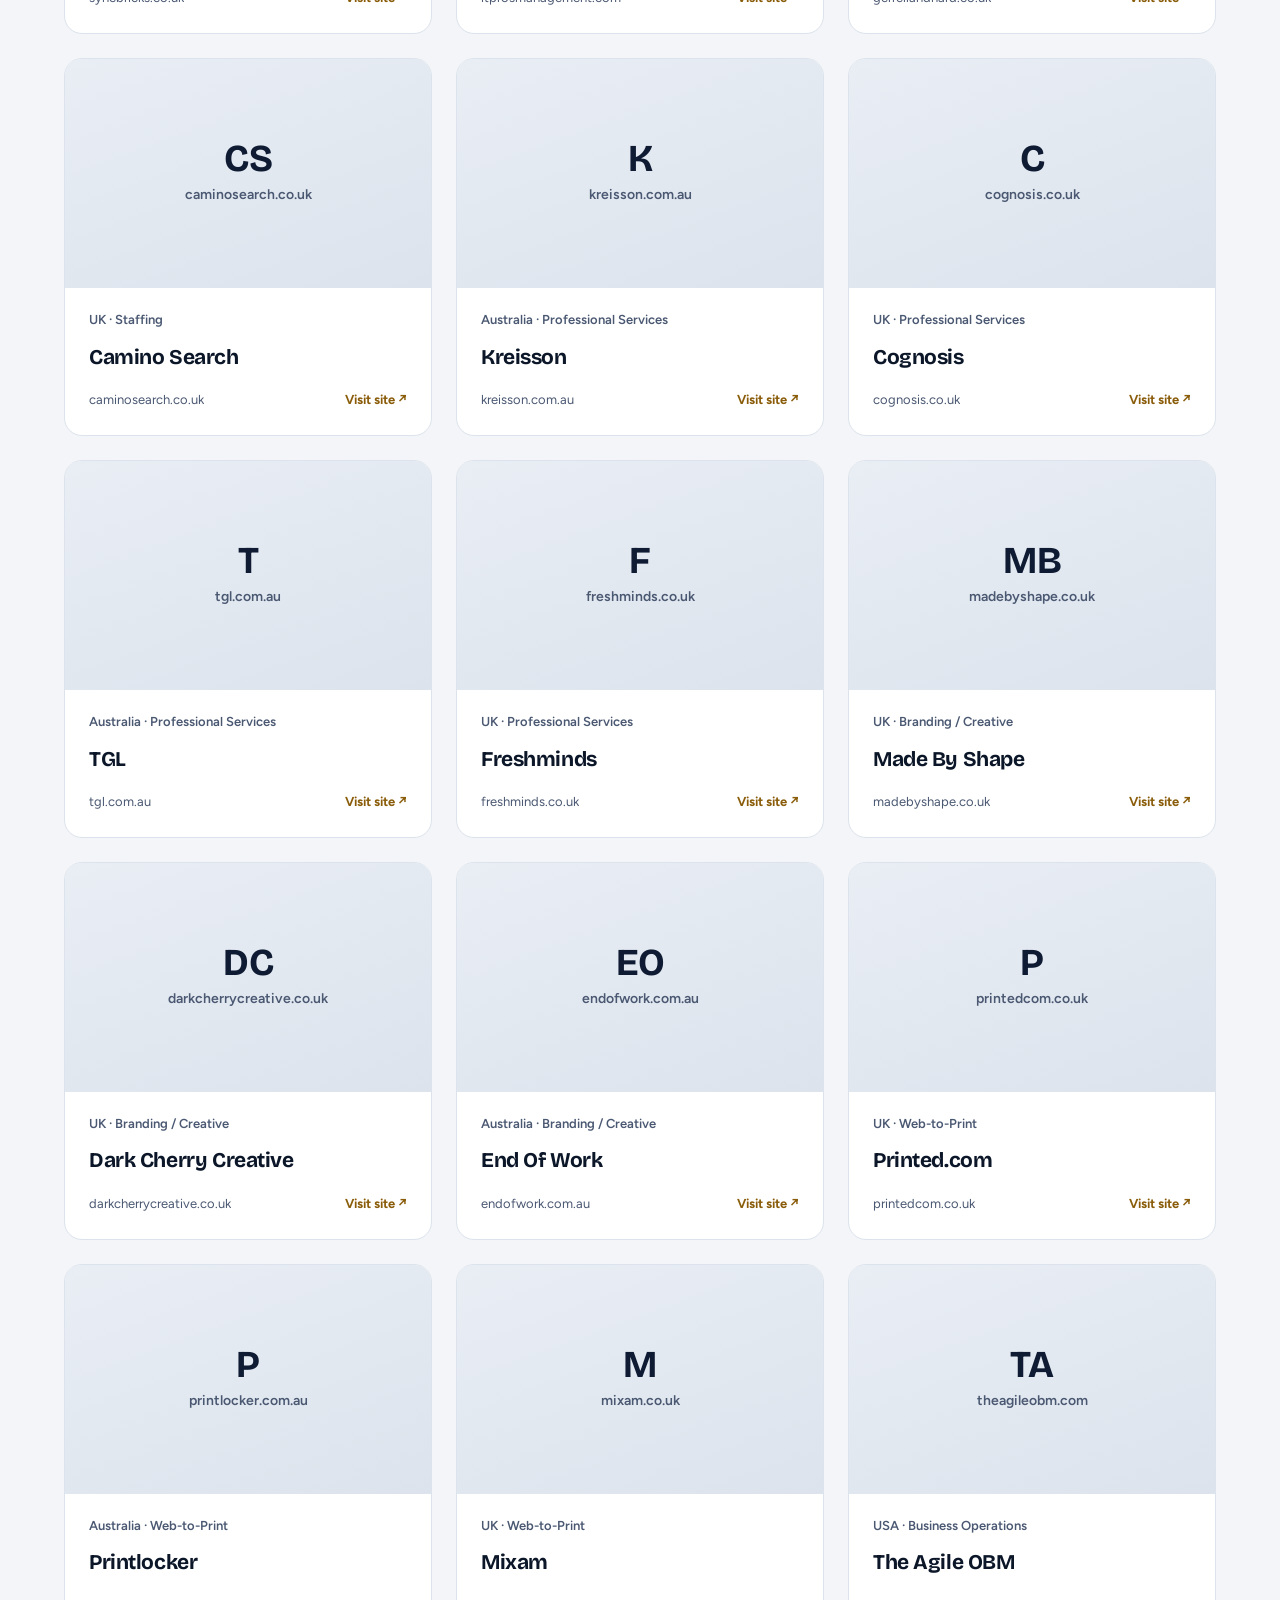
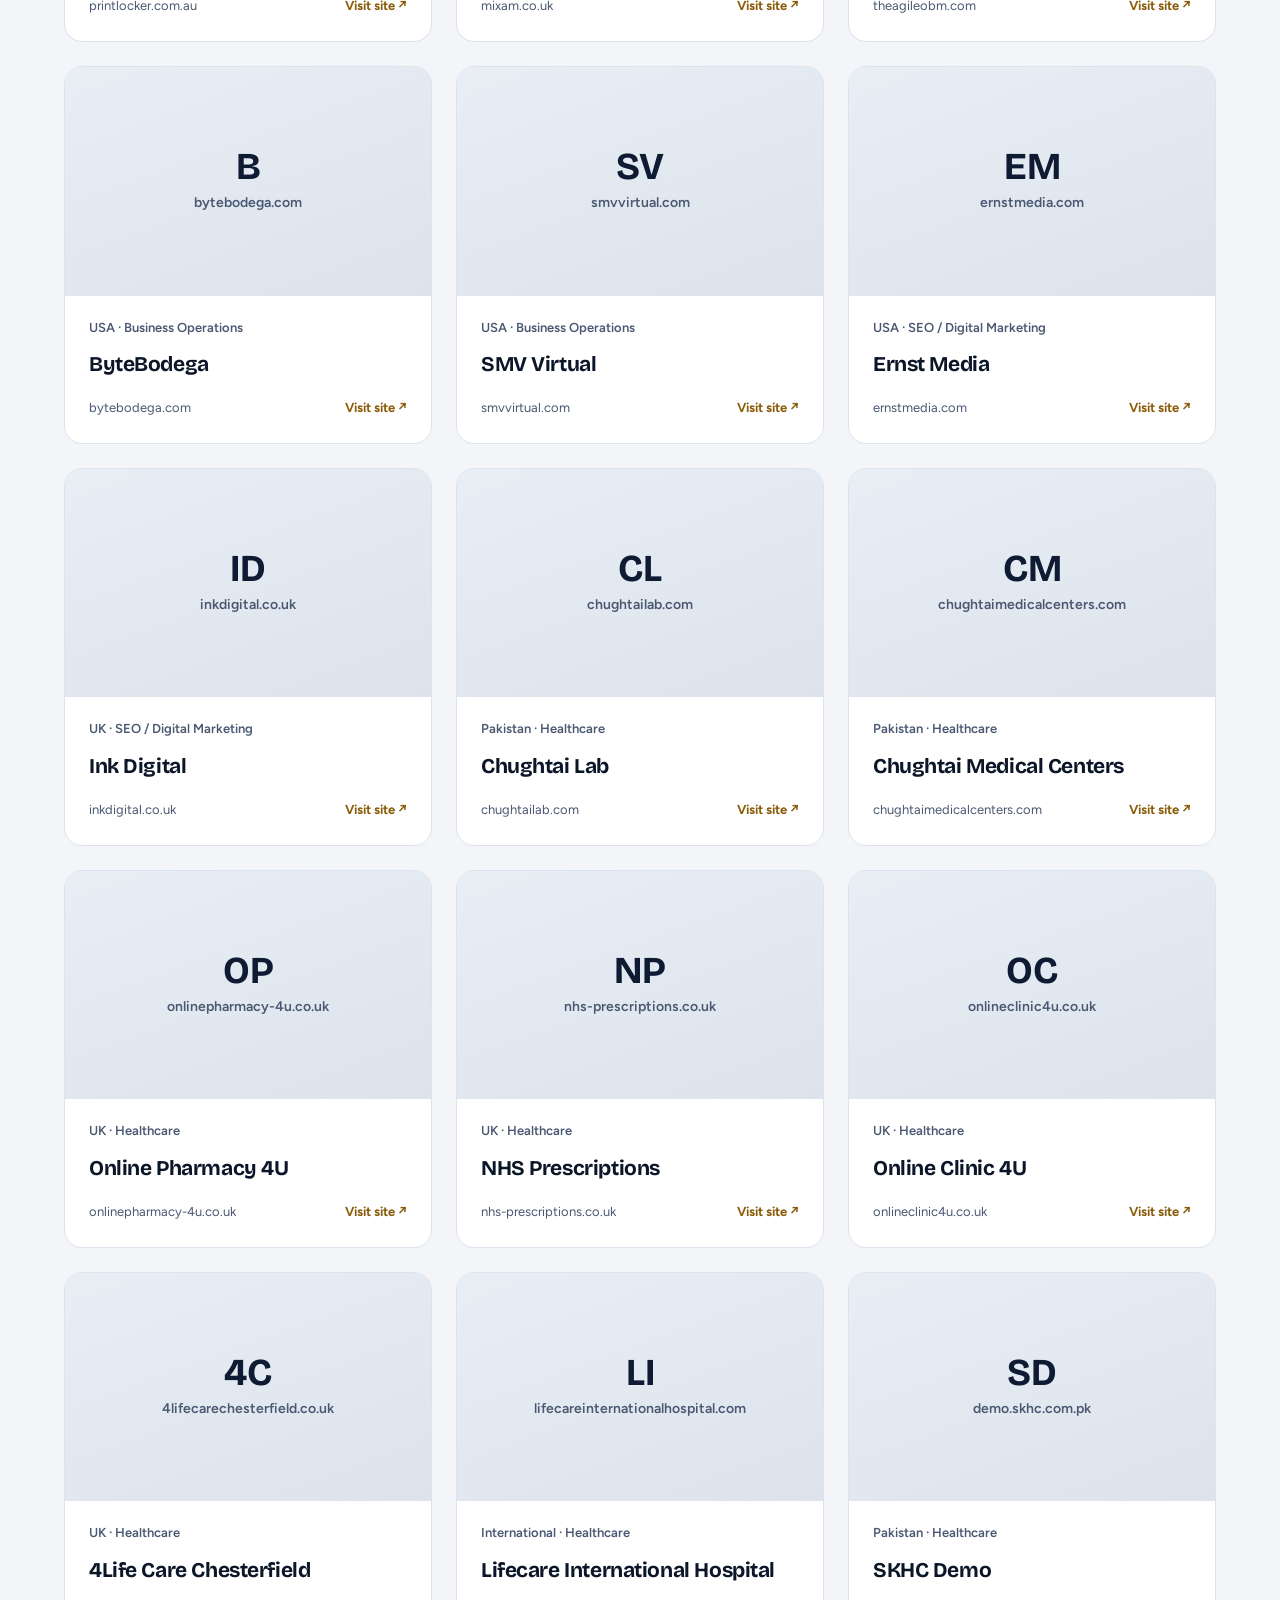
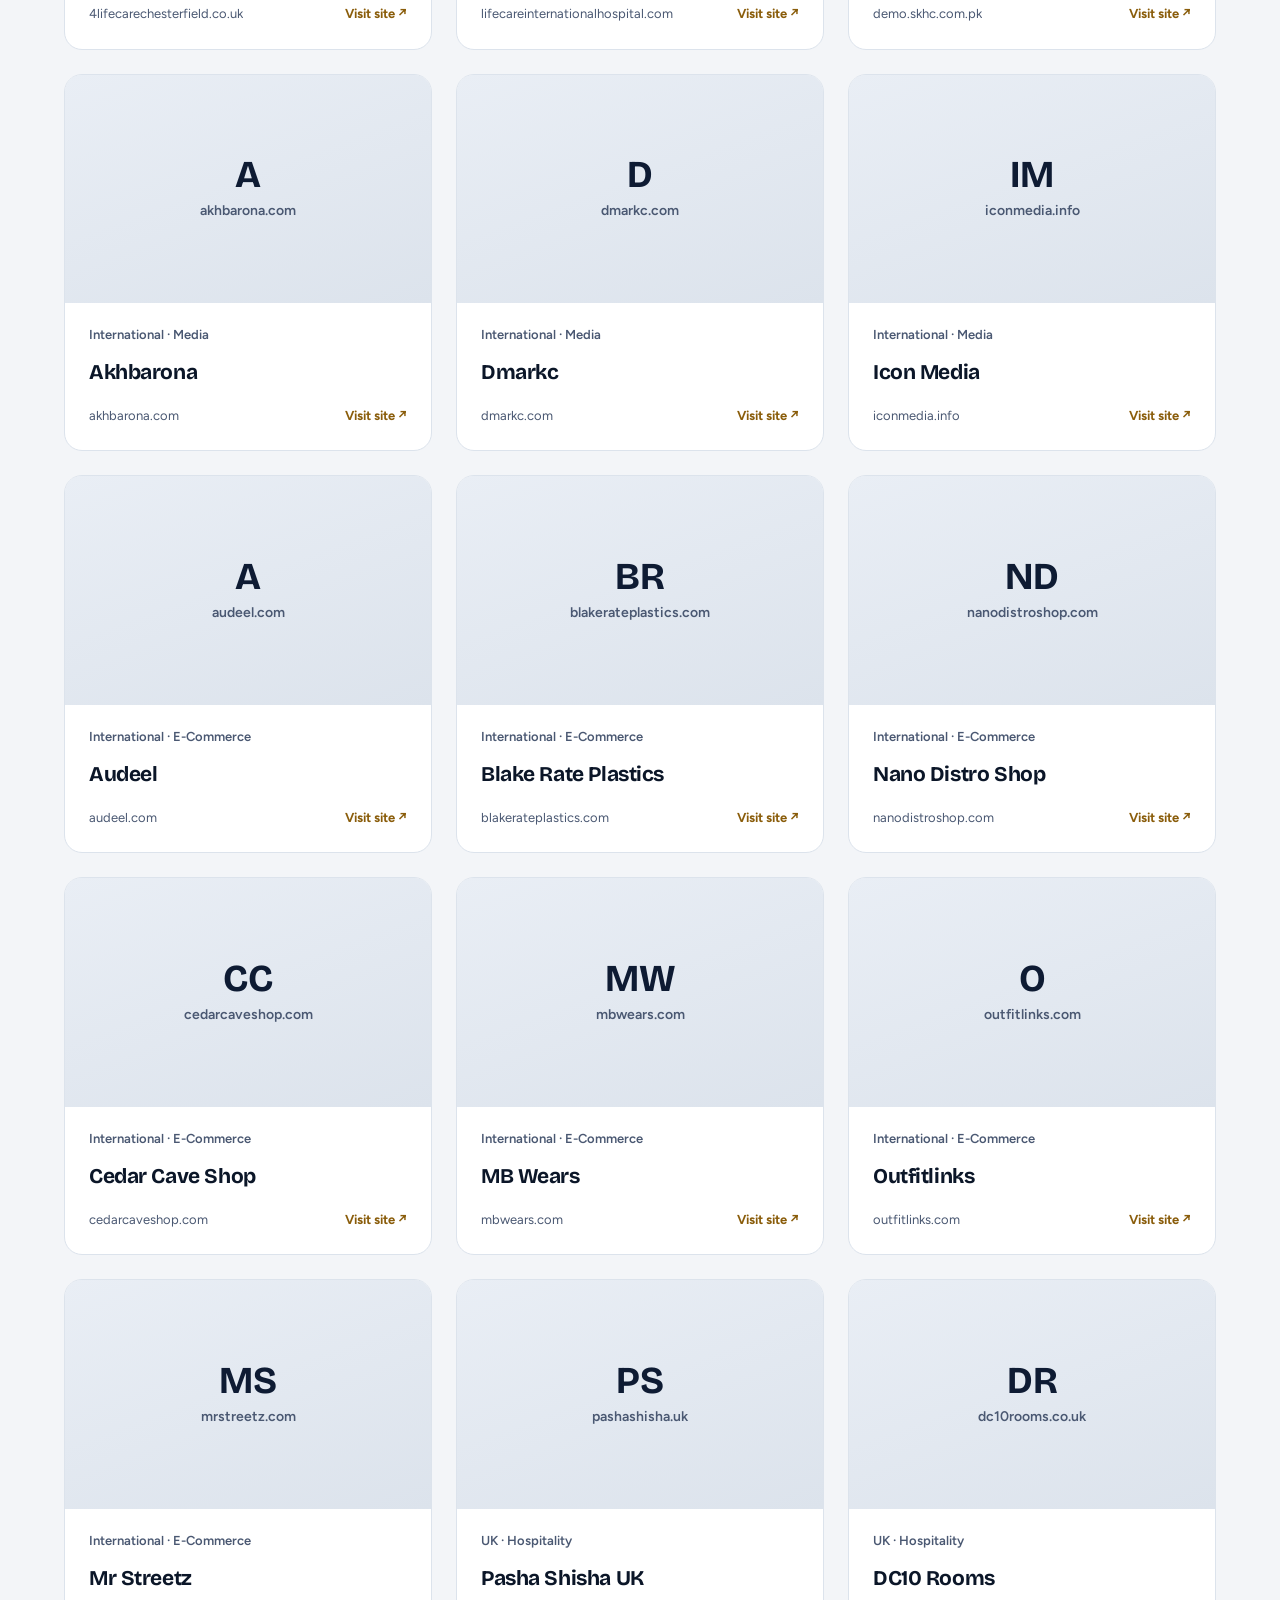
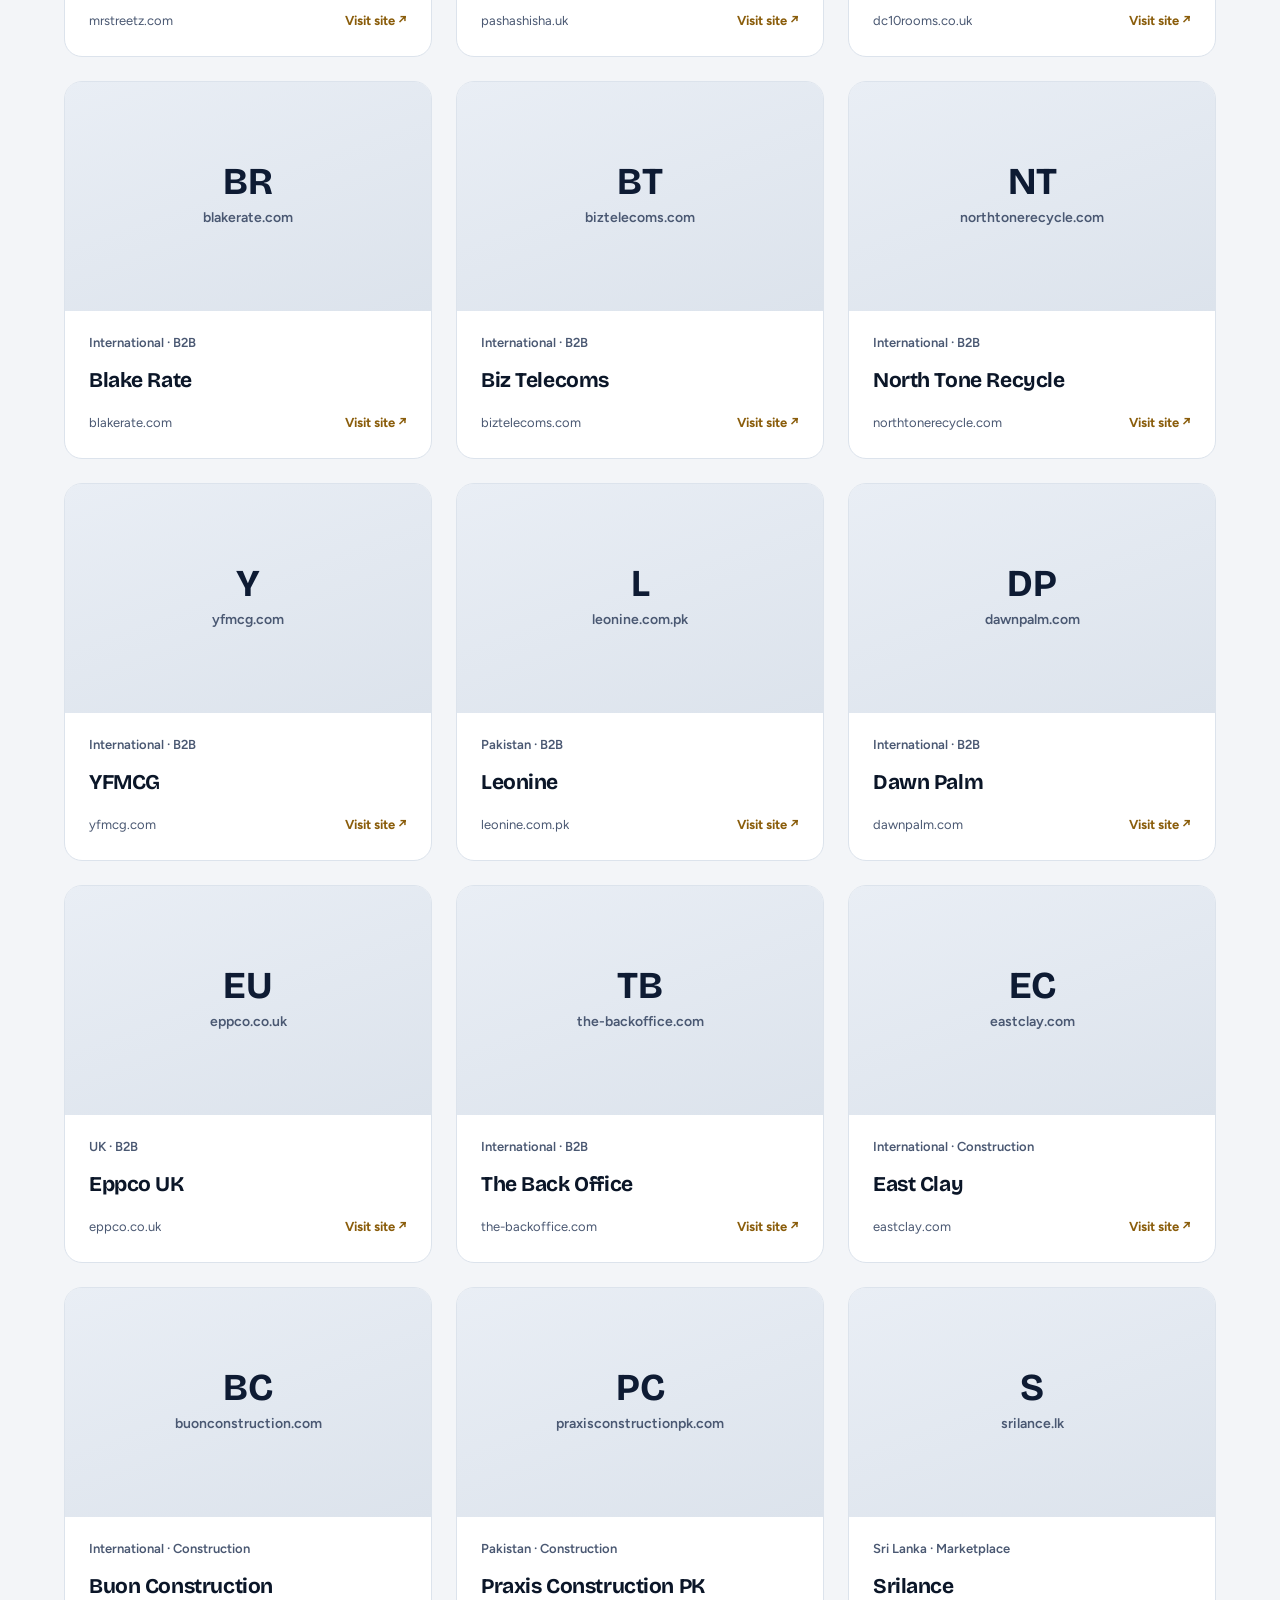
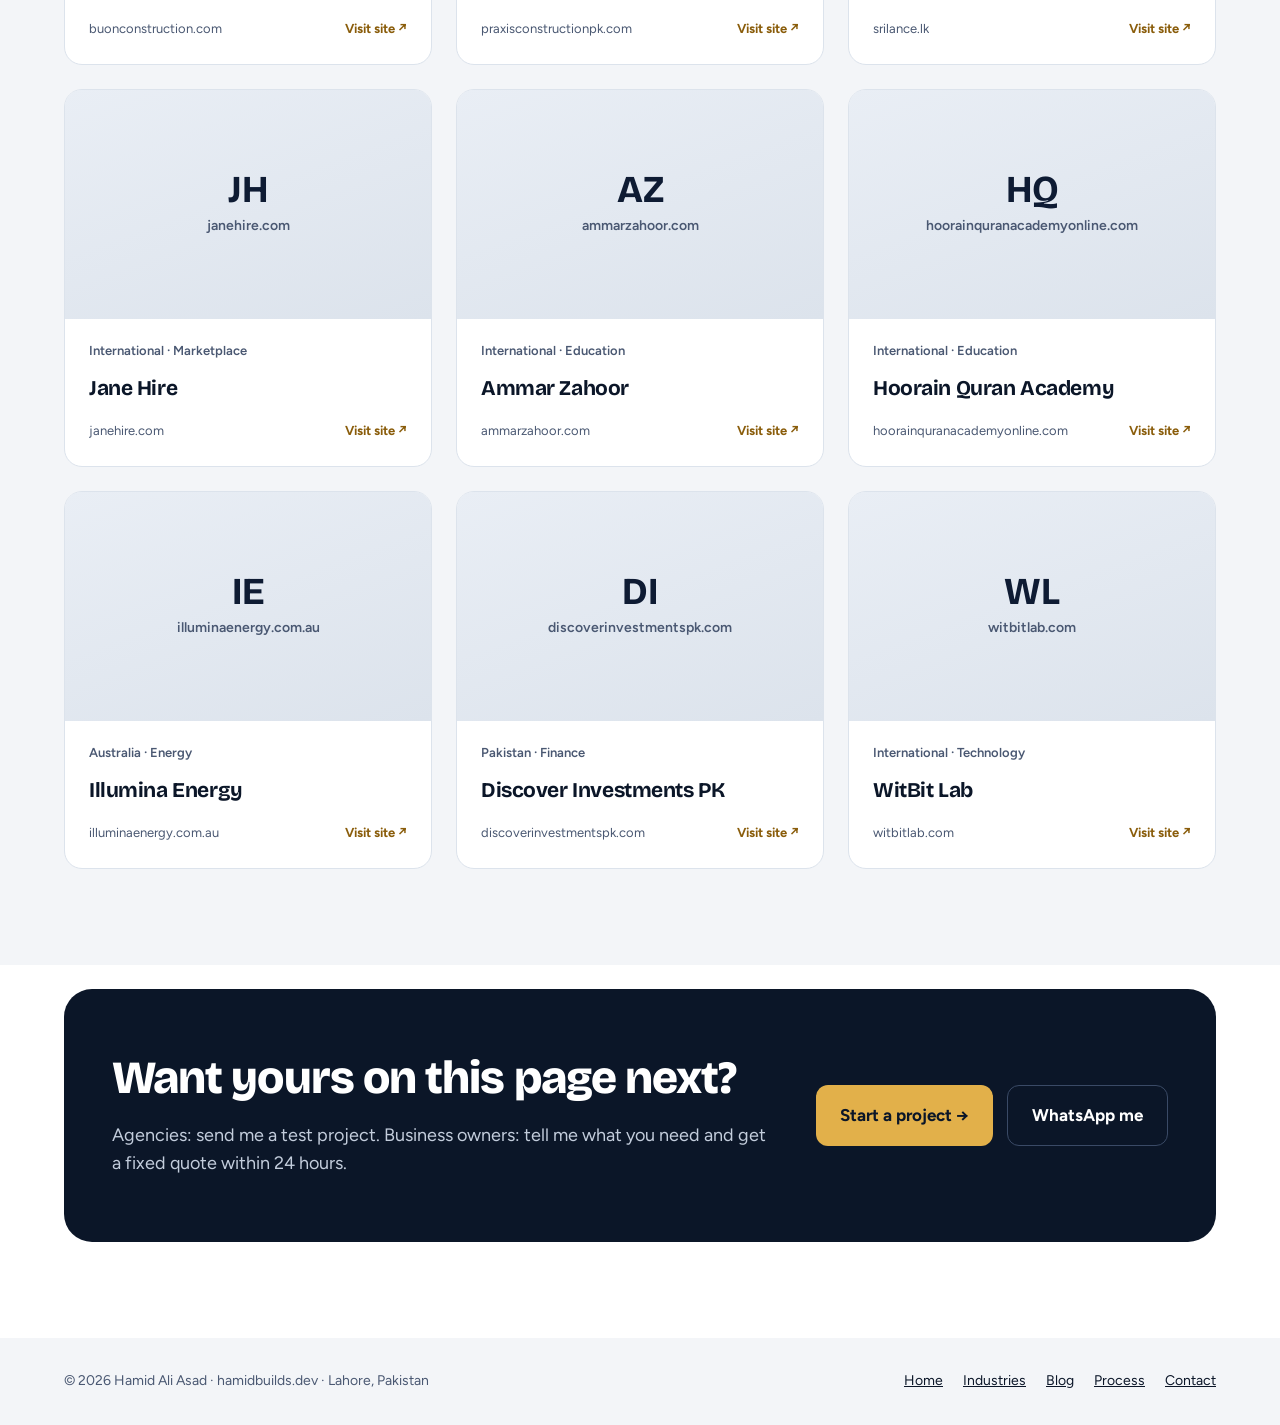
<file: work.html>
<!DOCTYPE html>
<html lang="en">
<head>
<meta charset="UTF-8">
<meta name="viewport" content="width=device-width, initial-scale=1.0">
<title>Portfolio — 100+ WordPress Sites | Hamid Ali Asad</title>
<meta name="description" content="Browse 100+ websites across Australia, the UK, the US and beyond: trades, legal, healthcare, property, e-commerce and more.">
<link rel="canonical" href="https://hamidbuilds.dev/work.html">
<meta property="og:title" content="Portfolio — Hamid Ali Asad">
<meta property="og:description" content="100+ WordPress, Elementor and WooCommerce sites across Australia, the UK and the US.">
<meta property="og:type" content="website">
<meta property="og:url" content="https://hamidbuilds.dev/work.html">
<meta property="og:image" content="https://hamidbuilds.dev/assets/og-image.png">
<meta name="twitter:card" content="summary_large_image">
<meta name="twitter:image" content="https://hamidbuilds.dev/assets/og-image.png">
<meta name="theme-color" content="#0B1628">
<link rel="icon" href="data:image/svg+xml,%3Csvg xmlns='http://www.w3.org/2000/svg' viewBox='0 0 64 64'%3E%3Crect width='64' height='64' rx='16' fill='%23E2B04A'/%3E%3Ctext x='32' y='43' text-anchor='middle' font-family='Arial' font-weight='800' font-size='30' fill='%230B1628'%3Ehb%3C/text%3E%3C/svg%3E">
<link rel="preconnect" href="https://fonts.googleapis.com">
<link rel="preconnect" href="https://fonts.gstatic.com" crossorigin>
<link href="https://fonts.googleapis.com/css2?family=Bricolage+Grotesque:opsz,wght@12..96,500;12..96,700;12..96,800&family=Figtree:wght@400;500;600;700&display=swap" rel="stylesheet">
<link rel="stylesheet" href="assets/site.css">
<!-- LDJSON:START -->
<script type="application/ld+json">{"@context": "https://schema.org", "@type": "CollectionPage", "name": "Portfolio — Hamid Ali Asad", "url": "https://hamidbuilds.dev/work.html", "mainEntity": {"@type": "ItemList", "numberOfItems": 108, "itemListElement": [{"@type": "ListItem", "position": 1, "name": "Longfield Financial Advisory", "url": "https://longfieldfinancialadvisory.co.uk"}, {"@type": "ListItem", "position": 2, "name": "Longfield Business Group", "url": "https://longfieldbusinessgroup.co.uk"}, {"@type": "ListItem", "position": 3, "name": "Cantilever Engineers", "url": "https://cantileverengineers.com.au"}, {"@type": "ListItem", "position": 4, "name": "SDA Structures", "url": "https://sdastructures.com.au"}, {"@type": "ListItem", "position": 5, "name": "DesignEng", "url": "https://designeng.com.au"}, {"@type": "ListItem", "position": 6, "name": "Melbourne Structural", "url": "https://melbournestructural.com.au"}, {"@type": "ListItem", "position": 7, "name": "Pentanet", "url": "https://pentanet.com.au"}, {"@type": "ListItem", "position": 8, "name": "Aussie Broadband", "url": "https://aussiebroadband.com.au"}, {"@type": "ListItem", "position": 9, "name": "Swoop", "url": "https://swoop.com.au"}, {"@type": "ListItem", "position": 10, "name": "McCarthy Plumbing Group", "url": "https://mccarthyplumbinggroup.com.au"}, {"@type": "ListItem", "position": 11, "name": "Focus Build", "url": "https://focusbuild.com.au"}, {"@type": "ListItem", "position": 12, "name": "Freo Plumbing", "url": "https://freoplumbing.com.au"}, {"@type": "ListItem", "position": 13, "name": "Climax Air", "url": "https://climaxair.com.au"}, {"@type": "ListItem", "position": 14, "name": "Hallmark Plumbing & Heating", "url": "https://hallmarkplumbingheating.co.uk"}, {"@type": "ListItem", "position": 15, "name": "Capital Plumbing & Heating", "url": "https://capitalplumbingheating.co.uk"}, {"@type": "ListItem", "position": 16, "name": "BW Real Estate", "url": "https://bwrealestate.com.au"}, {"@type": "ListItem", "position": 17, "name": "Atlas", "url": "https://atlasrealestate.com.au"}, {"@type": "ListItem", "position": 18, "name": "PPD", "url": "https://ppdrealestate.com.au"}, {"@type": "ListItem", "position": 19, "name": "Pinpoint PM", "url": "https://pinpointpm.com.au"}, {"@type": "ListItem", "position": 20, "name": "PM Partners", "url": "https://pmpartners.com.au"}, {"@type": "ListItem", "position": 21, "name": "RPM Group", "url": "https://rpmgroup.com.au"}, {"@type": "ListItem", "position": 22, "name": "Lively Properties", "url": "https://livelyproperties.com.au"}, {"@type": "ListItem", "position": 23, "name": "Book a Break", "url": "https://bookabreak.com.au"}, {"@type": "ListItem", "position": 24, "name": "Destination Byron Bay", "url": "https://destinationbyronbay.com.au"}, {"@type": "ListItem", "position": 25, "name": "Relaxaway", "url": "https://relaxaway.com"}, {"@type": "ListItem", "position": 26, "name": "Queenstown Holiday Homes", "url": "https://queenstownholidayhomes.com"}, {"@type": "ListItem", "position": 27, "name": "Asafo & Co", "url": "https://asafoandco.com"}, {"@type": "ListItem", "position": 28, "name": "Daniel Williams Law", "url": "https://danielwilliamslaw.com"}, {"@type": "ListItem", "position": 29, "name": "Rania Combs Law", "url": "https://raniacombslaw.com"}, {"@type": "ListItem", "position": 30, "name": "McIntyre Legal", "url": "https://mcintyrelegal.com"}, {"@type": "ListItem", "position": 31, "name": "Vita Legal", "url": "https://vitalegal.com.au"}, {"@type": "ListItem", "position": 32, "name": "Metem", "url": "https://metem.com"}, {"@type": "ListItem", "position": 33, "name": "JS Procurement Group", "url": "https://jsprocurementgroup.co.uk"}, {"@type": "ListItem", "position": 34, "name": "UES", "url": "https://ues.com.au"}, {"@type": "ListItem", "position": 35, "name": "Lifting365", "url": "https://lifting365.co.uk"}, {"@type": "ListItem", "position": 36, "name": "TJISolutions", "url": "https://tjisolutions.co.uk"}, {"@type": "ListItem", "position": 37, "name": "Specialised Force", "url": "https://specialisedforce.com.au"}, {"@type": "ListItem", "position": 38, "name": "IandM Solutions", "url": "https://iandmsolutions.co.uk"}, {"@type": "ListItem", "position": 39, "name": "PsySafe", "url": "https://psysafe.com.au"}, {"@type": "ListItem", "position": 40, "name": "Elevate Consulting Partners", "url": "https://elevateconsultingpartners.com"}, {"@type": "ListItem", "position": 41, "name": "iRepair Experts", "url": "https://irepairexperts.com.au"}, {"@type": "ListItem", "position": 42, "name": "Starphones", "url": "https://starphones.com.au"}, {"@type": "ListItem", "position": 43, "name": "France Limousine Services", "url": "https://francelimousineservices.com"}, {"@type": "ListItem", "position": 44, "name": "My Limousine Paris", "url": "https://mylimousineparis.com"}, {"@type": "ListItem", "position": 45, "name": "Presidential Transpo", "url": "https://presidentialtranspo.com"}, {"@type": "ListItem", "position": 46, "name": "NYC Party Bus Pros", "url": "https://nycpartybuspros.com"}, {"@type": "ListItem", "position": 47, "name": "99 MediSpa", "url": "https://99medispa.com"}, {"@type": "ListItem", "position": 48, "name": "Luxe Medical Aesthetics", "url": "https://luxemedicalaesthetics.com"}, {"@type": "ListItem", "position": 49, "name": "Farm Africa", "url": "https://farmafrica.org"}, {"@type": "ListItem", "position": 50, "name": "Battersea", "url": "https://battersea.co.uk"}, {"@type": "ListItem", "position": 51, "name": "WaterAid UK", "url": "https://wateraiduk.co.uk"}, {"@type": "ListItem", "position": 52, "name": "Sync Bricks", "url": "https://syncbricks.co.uk"}, {"@type": "ListItem", "position": 53, "name": "IT Pros Management", "url": "https://itprosmanagement.com"}, {"@type": "ListItem", "position": 54, "name": "Gerrell & Hard", "url": "https://gerrellandhard.co.uk"}, {"@type": "ListItem", "position": 55, "name": "Camino Search", "url": "https://caminosearch.co.uk"}, {"@type": "ListItem", "position": 56, "name": "Kreisson", "url": "https://kreisson.com.au"}, {"@type": "ListItem", "position": 57, "name": "Cognosis", "url": "https://cognosis.co.uk"}, {"@type": "ListItem", "position": 58, "name": "TGL", "url": "https://tgl.com.au"}, {"@type": "ListItem", "position": 59, "name": "Freshminds", "url": "https://freshminds.co.uk"}, {"@type": "ListItem", "position": 60, "name": "Made By Shape", "url": "https://madebyshape.co.uk"}, {"@type": "ListItem", "position": 61, "name": "Dark Cherry Creative", "url": "https://darkcherrycreative.co.uk"}, {"@type": "ListItem", "position": 62, "name": "End Of Work", "url": "https://endofwork.com.au"}, {"@type": "ListItem", "position": 63, "name": "Printed.com", "url": "https://printedcom.co.uk"}, {"@type": "ListItem", "position": 64, "name": "Printlocker", "url": "https://printlocker.com.au"}, {"@type": "ListItem", "position": 65, "name": "Mixam", "url": "https://mixam.co.uk"}, {"@type": "ListItem", "position": 66, "name": "The Agile OBM", "url": "https://theagileobm.com"}, {"@type": "ListItem", "position": 67, "name": "ByteBodega", "url": "https://bytebodega.com"}, {"@type": "ListItem", "position": 68, "name": "SMV Virtual", "url": "https://smvvirtual.com"}, {"@type": "ListItem", "position": 69, "name": "Ernst Media", "url": "https://ernstmedia.com"}, {"@type": "ListItem", "position": 70, "name": "Ink Digital", "url": "https://inkdigital.co.uk"}, {"@type": "ListItem", "position": 71, "name": "Chughtai Lab", "url": "https://chughtailab.com"}, {"@type": "ListItem", "position": 72, "name": "Chughtai Medical Centers", "url": "https://chughtaimedicalcenters.com"}, {"@type": "ListItem", "position": 73, "name": "Online Pharmacy 4U", "url": "https://onlinepharmacy-4u.co.uk"}, {"@type": "ListItem", "position": 74, "name": "NHS Prescriptions", "url": "https://nhs-prescriptions.co.uk"}, {"@type": "ListItem", "position": 75, "name": "Online Clinic 4U", "url": "https://onlineclinic4u.co.uk"}, {"@type": "ListItem", "position": 76, "name": "4Life Care Chesterfield", "url": "https://4lifecarechesterfield.co.uk"}, {"@type": "ListItem", "position": 77, "name": "Lifecare International Hospital", "url": "https://lifecareinternationalhospital.com"}, {"@type": "ListItem", "position": 78, "name": "SKHC Demo", "url": "https://demo.skhc.com.pk"}, {"@type": "ListItem", "position": 79, "name": "Akhbarona", "url": "https://akhbarona.com"}, {"@type": "ListItem", "position": 80, "name": "Dmarkc", "url": "https://dmarkc.com"}, {"@type": "ListItem", "position": 81, "name": "Icon Media", "url": "https://www.iconmedia.info"}, {"@type": "ListItem", "position": 82, "name": "Audeel", "url": "https://audeel.com"}, {"@type": "ListItem", "position": 83, "name": "Blake Rate Plastics", "url": "https://blakerateplastics.com"}, {"@type": "ListItem", "position": 84, "name": "Nano Distro Shop", "url": "https://nanodistroshop.com"}, {"@type": "ListItem", "position": 85, "name": "Cedar Cave Shop", "url": "https://cedarcaveshop.com"}, {"@type": "ListItem", "position": 86, "name": "MB Wears", "url": "https://mbwears.com"}, {"@type": "ListItem", "position": 87, "name": "Outfitlinks", "url": "https://outfitlinks.com"}, {"@type": "ListItem", "position": 88, "name": "Mr Streetz", "url": "https://mrstreetz.com"}, {"@type": "ListItem", "position": 89, "name": "Pasha Shisha UK", "url": "https://pashashisha.uk"}, {"@type": "ListItem", "position": 90, "name": "DC10 Rooms", "url": "https://dc10rooms.co.uk"}, {"@type": "ListItem", "position": 91, "name": "Blake Rate", "url": "https://blakerate.com"}, {"@type": "ListItem", "position": 92, "name": "Biz Telecoms", "url": "https://biztelecoms.com"}, {"@type": "ListItem", "position": 93, "name": "North Tone Recycle", "url": "https://northtonerecycle.com"}, {"@type": "ListItem", "position": 94, "name": "YFMCG", "url": "https://yfmcg.com"}, {"@type": "ListItem", "position": 95, "name": "Leonine", "url": "https://leonine.com.pk"}, {"@type": "ListItem", "position": 96, "name": "Dawn Palm", "url": "https://dawnpalm.com"}, {"@type": "ListItem", "position": 97, "name": "Eppco UK", "url": "https://eppco.co.uk"}, {"@type": "ListItem", "position": 98, "name": "The Back Office", "url": "http://the-backoffice.com"}, {"@type": "ListItem", "position": 99, "name": "East Clay", "url": "https://eastclay.com"}, {"@type": "ListItem", "position": 100, "name": "Buon Construction", "url": "https://buonconstruction.com"}, {"@type": "ListItem", "position": 101, "name": "Praxis Construction PK", "url": "https://praxisconstructionpk.com"}, {"@type": "ListItem", "position": 102, "name": "Srilance", "url": "https://srilance.lk"}, {"@type": "ListItem", "position": 103, "name": "Jane Hire", "url": "https://janehire.com"}, {"@type": "ListItem", "position": 104, "name": "Ammar Zahoor", "url": "https://ammarzahoor.com"}, {"@type": "ListItem", "position": 105, "name": "Hoorain Quran Academy", "url": "https://hoorainquranacademyonline.com"}, {"@type": "ListItem", "position": 106, "name": "Illumina Energy", "url": "https://illuminaenergy.com.au"}, {"@type": "ListItem", "position": 107, "name": "Discover Investments PK", "url": "https://discoverinvestmentspk.com"}, {"@type": "ListItem", "position": 108, "name": "WitBit Lab", "url": "https://witbitlab.com"}]}}</script>
<!-- LDJSON:END -->
</head>
<body>
<a class="skip" href="#main">Skip to content</a>

<header class="site-header">
  <div class="wrap">
    <a class="brand" href="index.html" aria-label="hamidbuilds.dev home">
      <span class="brand-mark" aria-hidden="true">hb</span>
      <span class="brand-name">hamidbuilds<span>.dev</span></span>
    </a>
    <button class="nav-toggle" type="button" aria-expanded="false" aria-controls="site-nav" aria-label="Open menu">
      <svg aria-hidden="true" width="22" height="22" viewBox="0 0 24 24" fill="none" stroke="currentColor" stroke-width="2" stroke-linecap="round"><path d="M4 7h16M4 12h16M4 17h16"/></svg>
    </button>
    <nav class="nav" id="site-nav" aria-label="Main">
      <a href="index.html#agencies">For agencies</a>
      <a href="industries/">Industries</a>
      <a href="work.html" aria-current="page">Work</a>
      <a href="blog/">Blog</a>
      <a href="index.html#about">About</a>
      <a class="btn btn-gold" href="index.html#contact">Get a quote</a>
    </nav>
  </div>
</header>

<main id="main">
  <section class="page-hero">
    <div class="wrap">
      <p class="eyebrow" style="color:var(--gold-soft)">Portfolio</p>
      <h1 style="margin-top:14px"><span data-project-count>108</span> websites. <span>Click into any of them.</span></h1>
      <p>Trades, legal, healthcare, property, e-commerce and more. Click any project to open the live site.</p>
      <div class="counts" id="region-counts"><!-- REGIONS:START --><span><b>30</b> Australia</span><span><b>29</b> UK</span><span><b>23</b> International</span><span><b>14</b> USA</span><span><b>6</b> Pakistan</span><span><b>3</b> Europe</span><span><b>2</b> New Zealand</span><span><b>1</b> Sri Lanka</span><!-- REGIONS:END --></div>
    </div>
  </section>

  <div class="filters">
    <div class="wrap">
      <div class="tabs" id="tabs" role="group" aria-label="Filter by industry"><!-- TABS:START --><button class="tab" type="button" data-group="All" aria-pressed="true">All<small>108</small></button><button class="tab" type="button" data-group="Trades &amp; Construction" aria-pressed="false">Trades &amp; Construction<small>13</small></button><button class="tab" type="button" data-group="Legal &amp; Professional" aria-pressed="false">Legal &amp; Professional<small>27</small></button><button class="tab" type="button" data-group="Property &amp; Travel" aria-pressed="false">Property &amp; Travel<small>17</small></button><button class="tab" type="button" data-group="Healthcare" aria-pressed="false">Healthcare<small>10</small></button><button class="tab" type="button" data-group="E-commerce" aria-pressed="false">E-commerce<small>12</small></button><button class="tab" type="button" data-group="Industrial &amp; Energy" aria-pressed="false">Industrial &amp; Energy<small>8</small></button><button class="tab" type="button" data-group="Tech &amp; Telecom" aria-pressed="false">Tech &amp; Telecom<small>6</small></button><button class="tab" type="button" data-group="Media &amp; Marketing" aria-pressed="false">Media &amp; Marketing<small>8</small></button><button class="tab" type="button" data-group="Nonprofit &amp; Education" aria-pressed="false">Nonprofit &amp; Education<small>7</small></button><!-- TABS:END --></div>
      <label class="search">
        <span class="skip" style="position:absolute;left:-9999px">Search projects</span>
        <svg aria-hidden="true" width="18" height="18" viewBox="0 0 24 24" fill="none" stroke="#4A5872" stroke-width="2" stroke-linecap="round"><circle cx="11" cy="11" r="7"/><path d="m20 20-3.5-3.5"/></svg>
        <input id="search" type="search" placeholder="Search by name or industry" aria-label="Search projects">
      </label>
    </div>
  </div>

  <section class="section" style="padding-top:8px">
    <div class="wrap">
      <p class="results" id="results" aria-live="polite"><!-- RESULTS:START -->108 projects<!-- RESULTS:END --></p>
      <div class="cards" id="grid" style="margin-top:20px"><!-- PROJECTS:START -->
<a class="card" href="https://longfieldfinancialadvisory.co.uk" target="_blank" rel="noopener" data-group="Legal &amp; Professional" data-search="longfield financial advisory finance legal &amp; professional uk longfieldfinancialadvisory.co.uk"><div class="thumb"><div class="thumb-fallback" aria-hidden="true"><b>LF</b>longfieldfinancialadvisory.co.uk</div><img data-site="https://longfieldfinancialadvisory.co.uk" alt="Screenshot of the Longfield Financial Advisory website" width="1200" height="750"></div><div class="card-body"><span class="card-meta">UK · Finance</span><h3>Longfield Financial Advisory</h3><div class="card-foot"><span>longfieldfinancialadvisory.co.uk</span><span>Visit site ↗</span></div></div></a>
<a class="card" href="https://longfieldbusinessgroup.co.uk" target="_blank" rel="noopener" data-group="Legal &amp; Professional" data-search="longfield business group b2b legal &amp; professional uk longfieldbusinessgroup.co.uk"><div class="thumb"><div class="thumb-fallback" aria-hidden="true"><b>LB</b>longfieldbusinessgroup.co.uk</div><img data-site="https://longfieldbusinessgroup.co.uk" alt="Screenshot of the Longfield Business Group website" width="1200" height="750"></div><div class="card-body"><span class="card-meta">UK · B2B</span><h3>Longfield Business Group</h3><div class="card-foot"><span>longfieldbusinessgroup.co.uk</span><span>Visit site ↗</span></div></div></a>
<a class="card" href="https://cantileverengineers.com.au" target="_blank" rel="noopener" data-group="Trades &amp; Construction" data-search="cantilever engineers structural engineering trades &amp; construction australia cantileverengineers.com.au"><div class="thumb"><div class="thumb-fallback" aria-hidden="true"><b>CE</b>cantileverengineers.com.au</div><img data-site="https://cantileverengineers.com.au" alt="Screenshot of the Cantilever Engineers website" width="1200" height="750"></div><div class="card-body"><span class="card-meta">Australia · Structural Engineering</span><h3>Cantilever Engineers</h3><div class="card-foot"><span>cantileverengineers.com.au</span><span>Visit site ↗</span></div></div></a>
<a class="card" href="https://sdastructures.com.au" target="_blank" rel="noopener" data-group="Trades &amp; Construction" data-search="sda structures structural engineering trades &amp; construction australia sdastructures.com.au"><div class="thumb"><div class="thumb-fallback" aria-hidden="true"><b>SS</b>sdastructures.com.au</div><img data-site="https://sdastructures.com.au" alt="Screenshot of the SDA Structures website" width="1200" height="750"></div><div class="card-body"><span class="card-meta">Australia · Structural Engineering</span><h3>SDA Structures</h3><div class="card-foot"><span>sdastructures.com.au</span><span>Visit site ↗</span></div></div></a>
<a class="card" href="https://designeng.com.au" target="_blank" rel="noopener" data-group="Trades &amp; Construction" data-search="designeng structural engineering trades &amp; construction australia designeng.com.au"><div class="thumb"><div class="thumb-fallback" aria-hidden="true"><b>D</b>designeng.com.au</div><img data-site="https://designeng.com.au" alt="Screenshot of the DesignEng website" width="1200" height="750"></div><div class="card-body"><span class="card-meta">Australia · Structural Engineering</span><h3>DesignEng</h3><div class="card-foot"><span>designeng.com.au</span><span>Visit site ↗</span></div></div></a>
<a class="card" href="https://melbournestructural.com.au" target="_blank" rel="noopener" data-group="Trades &amp; Construction" data-search="melbourne structural structural engineering trades &amp; construction australia melbournestructural.com.au"><div class="thumb"><div class="thumb-fallback" aria-hidden="true"><b>MS</b>melbournestructural.com.au</div><img data-site="https://melbournestructural.com.au" alt="Screenshot of the Melbourne Structural website" width="1200" height="750"></div><div class="card-body"><span class="card-meta">Australia · Structural Engineering</span><h3>Melbourne Structural</h3><div class="card-foot"><span>melbournestructural.com.au</span><span>Visit site ↗</span></div></div></a>
<a class="card" href="https://pentanet.com.au" target="_blank" rel="noopener" data-group="Tech &amp; Telecom" data-search="pentanet isp tech &amp; telecom australia pentanet.com.au"><div class="thumb"><div class="thumb-fallback" aria-hidden="true"><b>P</b>pentanet.com.au</div><img data-site="https://pentanet.com.au" alt="Screenshot of the Pentanet website" width="1200" height="750"></div><div class="card-body"><span class="card-meta">Australia · ISP</span><h3>Pentanet</h3><div class="card-foot"><span>pentanet.com.au</span><span>Visit site ↗</span></div></div></a>
<a class="card" href="https://aussiebroadband.com.au" target="_blank" rel="noopener" data-group="Tech &amp; Telecom" data-search="aussie broadband isp tech &amp; telecom australia aussiebroadband.com.au"><div class="thumb"><div class="thumb-fallback" aria-hidden="true"><b>AB</b>aussiebroadband.com.au</div><img data-site="https://aussiebroadband.com.au" alt="Screenshot of the Aussie Broadband website" width="1200" height="750"></div><div class="card-body"><span class="card-meta">Australia · ISP</span><h3>Aussie Broadband</h3><div class="card-foot"><span>aussiebroadband.com.au</span><span>Visit site ↗</span></div></div></a>
<a class="card" href="https://swoop.com.au" target="_blank" rel="noopener" data-group="Tech &amp; Telecom" data-search="swoop isp tech &amp; telecom australia swoop.com.au"><div class="thumb"><div class="thumb-fallback" aria-hidden="true"><b>S</b>swoop.com.au</div><img data-site="https://swoop.com.au" alt="Screenshot of the Swoop website" width="1200" height="750"></div><div class="card-body"><span class="card-meta">Australia · ISP</span><h3>Swoop</h3><div class="card-foot"><span>swoop.com.au</span><span>Visit site ↗</span></div></div></a>
<a class="card" href="https://mccarthyplumbinggroup.com.au" target="_blank" rel="noopener" data-group="Trades &amp; Construction" data-search="mccarthy plumbing group home services trades &amp; construction australia mccarthyplumbinggroup.com.au"><div class="thumb"><div class="thumb-fallback" aria-hidden="true"><b>MP</b>mccarthyplumbinggroup.com.au</div><img data-site="https://mccarthyplumbinggroup.com.au" alt="Screenshot of the McCarthy Plumbing Group website" width="1200" height="750"></div><div class="card-body"><span class="card-meta">Australia · Home Services</span><h3>McCarthy Plumbing Group</h3><div class="card-foot"><span>mccarthyplumbinggroup.com.au</span><span>Visit site ↗</span></div></div></a>
<a class="card" href="https://focusbuild.com.au" target="_blank" rel="noopener" data-group="Trades &amp; Construction" data-search="focus build home services trades &amp; construction australia focusbuild.com.au"><div class="thumb"><div class="thumb-fallback" aria-hidden="true"><b>FB</b>focusbuild.com.au</div><img data-site="https://focusbuild.com.au" alt="Screenshot of the Focus Build website" width="1200" height="750"></div><div class="card-body"><span class="card-meta">Australia · Home Services</span><h3>Focus Build</h3><div class="card-foot"><span>focusbuild.com.au</span><span>Visit site ↗</span></div></div></a>
<a class="card" href="https://freoplumbing.com.au" target="_blank" rel="noopener" data-group="Trades &amp; Construction" data-search="freo plumbing hvac &amp; plumbing trades &amp; construction australia freoplumbing.com.au"><div class="thumb"><div class="thumb-fallback" aria-hidden="true"><b>FP</b>freoplumbing.com.au</div><img data-site="https://freoplumbing.com.au" alt="Screenshot of the Freo Plumbing website" width="1200" height="750"></div><div class="card-body"><span class="card-meta">Australia · HVAC &amp; Plumbing</span><h3>Freo Plumbing</h3><div class="card-foot"><span>freoplumbing.com.au</span><span>Visit site ↗</span></div></div></a>
<a class="card" href="https://climaxair.com.au" target="_blank" rel="noopener" data-group="Trades &amp; Construction" data-search="climax air hvac &amp; plumbing trades &amp; construction australia climaxair.com.au"><div class="thumb"><div class="thumb-fallback" aria-hidden="true"><b>CA</b>climaxair.com.au</div><img data-site="https://climaxair.com.au" alt="Screenshot of the Climax Air website" width="1200" height="750"></div><div class="card-body"><span class="card-meta">Australia · HVAC &amp; Plumbing</span><h3>Climax Air</h3><div class="card-foot"><span>climaxair.com.au</span><span>Visit site ↗</span></div></div></a>
<a class="card" href="https://hallmarkplumbingheating.co.uk" target="_blank" rel="noopener" data-group="Trades &amp; Construction" data-search="hallmark plumbing &amp; heating hvac &amp; plumbing trades &amp; construction uk hallmarkplumbingheating.co.uk"><div class="thumb"><div class="thumb-fallback" aria-hidden="true"><b>HP</b>hallmarkplumbingheating.co.uk</div><img data-site="https://hallmarkplumbingheating.co.uk" alt="Screenshot of the Hallmark Plumbing &amp; Heating website" width="1200" height="750"></div><div class="card-body"><span class="card-meta">UK · HVAC &amp; Plumbing</span><h3>Hallmark Plumbing &amp; Heating</h3><div class="card-foot"><span>hallmarkplumbingheating.co.uk</span><span>Visit site ↗</span></div></div></a>
<a class="card" href="https://capitalplumbingheating.co.uk" target="_blank" rel="noopener" data-group="Trades &amp; Construction" data-search="capital plumbing &amp; heating hvac &amp; plumbing trades &amp; construction uk capitalplumbingheating.co.uk"><div class="thumb"><div class="thumb-fallback" aria-hidden="true"><b>CP</b>capitalplumbingheating.co.uk</div><img data-site="https://capitalplumbingheating.co.uk" alt="Screenshot of the Capital Plumbing &amp; Heating website" width="1200" height="750"></div><div class="card-body"><span class="card-meta">UK · HVAC &amp; Plumbing</span><h3>Capital Plumbing &amp; Heating</h3><div class="card-foot"><span>capitalplumbingheating.co.uk</span><span>Visit site ↗</span></div></div></a>
<a class="card" href="https://bwrealestate.com.au" target="_blank" rel="noopener" data-group="Property &amp; Travel" data-search="bw real estate real estate property &amp; travel australia bwrealestate.com.au"><div class="thumb"><div class="thumb-fallback" aria-hidden="true"><b>BR</b>bwrealestate.com.au</div><img data-site="https://bwrealestate.com.au" alt="Screenshot of the BW Real Estate website" width="1200" height="750"></div><div class="card-body"><span class="card-meta">Australia · Real Estate</span><h3>BW Real Estate</h3><div class="card-foot"><span>bwrealestate.com.au</span><span>Visit site ↗</span></div></div></a>
<a class="card" href="https://atlasrealestate.com.au" target="_blank" rel="noopener" data-group="Property &amp; Travel" data-search="atlas real estate property &amp; travel australia atlasrealestate.com.au"><div class="thumb"><div class="thumb-fallback" aria-hidden="true"><b>A</b>atlasrealestate.com.au</div><img data-site="https://atlasrealestate.com.au" alt="Screenshot of the Atlas website" width="1200" height="750"></div><div class="card-body"><span class="card-meta">Australia · Real Estate</span><h3>Atlas</h3><div class="card-foot"><span>atlasrealestate.com.au</span><span>Visit site ↗</span></div></div></a>
<a class="card" href="https://ppdrealestate.com.au" target="_blank" rel="noopener" data-group="Property &amp; Travel" data-search="ppd real estate property &amp; travel australia ppdrealestate.com.au"><div class="thumb"><div class="thumb-fallback" aria-hidden="true"><b>P</b>ppdrealestate.com.au</div><img data-site="https://ppdrealestate.com.au" alt="Screenshot of the PPD website" width="1200" height="750"></div><div class="card-body"><span class="card-meta">Australia · Real Estate</span><h3>PPD</h3><div class="card-foot"><span>ppdrealestate.com.au</span><span>Visit site ↗</span></div></div></a>
<a class="card" href="https://pinpointpm.com.au" target="_blank" rel="noopener" data-group="Property &amp; Travel" data-search="pinpoint pm property management property &amp; travel australia pinpointpm.com.au"><div class="thumb"><div class="thumb-fallback" aria-hidden="true"><b>PP</b>pinpointpm.com.au</div><img data-site="https://pinpointpm.com.au" alt="Screenshot of the Pinpoint PM website" width="1200" height="750"></div><div class="card-body"><span class="card-meta">Australia · Property Management</span><h3>Pinpoint PM</h3><div class="card-foot"><span>pinpointpm.com.au</span><span>Visit site ↗</span></div></div></a>
<a class="card" href="https://pmpartners.com.au" target="_blank" rel="noopener" data-group="Property &amp; Travel" data-search="pm partners property management property &amp; travel australia pmpartners.com.au"><div class="thumb"><div class="thumb-fallback" aria-hidden="true"><b>PP</b>pmpartners.com.au</div><img data-site="https://pmpartners.com.au" alt="Screenshot of the PM Partners website" width="1200" height="750"></div><div class="card-body"><span class="card-meta">Australia · Property Management</span><h3>PM Partners</h3><div class="card-foot"><span>pmpartners.com.au</span><span>Visit site ↗</span></div></div></a>
<a class="card" href="https://rpmgroup.com.au" target="_blank" rel="noopener" data-group="Property &amp; Travel" data-search="rpm group property management property &amp; travel australia rpmgroup.com.au"><div class="thumb"><div class="thumb-fallback" aria-hidden="true"><b>RG</b>rpmgroup.com.au</div><img data-site="https://rpmgroup.com.au" alt="Screenshot of the RPM Group website" width="1200" height="750"></div><div class="card-body"><span class="card-meta">Australia · Property Management</span><h3>RPM Group</h3><div class="card-foot"><span>rpmgroup.com.au</span><span>Visit site ↗</span></div></div></a>
<a class="card" href="https://livelyproperties.com.au" target="_blank" rel="noopener" data-group="Property &amp; Travel" data-search="lively properties short term rental property &amp; travel australia livelyproperties.com.au"><div class="thumb"><div class="thumb-fallback" aria-hidden="true"><b>LP</b>livelyproperties.com.au</div><img data-site="https://livelyproperties.com.au" alt="Screenshot of the Lively Properties website" width="1200" height="750"></div><div class="card-body"><span class="card-meta">Australia · Short Term Rental</span><h3>Lively Properties</h3><div class="card-foot"><span>livelyproperties.com.au</span><span>Visit site ↗</span></div></div></a>
<a class="card" href="https://bookabreak.com.au" target="_blank" rel="noopener" data-group="Property &amp; Travel" data-search="book a break short term rental property &amp; travel australia bookabreak.com.au"><div class="thumb"><div class="thumb-fallback" aria-hidden="true"><b>BA</b>bookabreak.com.au</div><img data-site="https://bookabreak.com.au" alt="Screenshot of the Book a Break website" width="1200" height="750"></div><div class="card-body"><span class="card-meta">Australia · Short Term Rental</span><h3>Book a Break</h3><div class="card-foot"><span>bookabreak.com.au</span><span>Visit site ↗</span></div></div></a>
<a class="card" href="https://destinationbyronbay.com.au" target="_blank" rel="noopener" data-group="Property &amp; Travel" data-search="destination byron bay short term rental property &amp; travel australia destinationbyronbay.com.au"><div class="thumb"><div class="thumb-fallback" aria-hidden="true"><b>DB</b>destinationbyronbay.com.au</div><img data-site="https://destinationbyronbay.com.au" alt="Screenshot of the Destination Byron Bay website" width="1200" height="750"></div><div class="card-body"><span class="card-meta">Australia · Short Term Rental</span><h3>Destination Byron Bay</h3><div class="card-foot"><span>destinationbyronbay.com.au</span><span>Visit site ↗</span></div></div></a>
<a class="card" href="https://relaxaway.com" target="_blank" rel="noopener" data-group="Property &amp; Travel" data-search="relaxaway short term rental property &amp; travel new zealand relaxaway.com"><div class="thumb"><div class="thumb-fallback" aria-hidden="true"><b>R</b>relaxaway.com</div><img data-site="https://relaxaway.com" alt="Screenshot of the Relaxaway website" width="1200" height="750"></div><div class="card-body"><span class="card-meta">New Zealand · Short Term Rental</span><h3>Relaxaway</h3><div class="card-foot"><span>relaxaway.com</span><span>Visit site ↗</span></div></div></a>
<a class="card" href="https://queenstownholidayhomes.com" target="_blank" rel="noopener" data-group="Property &amp; Travel" data-search="queenstown holiday homes short term rental property &amp; travel new zealand queenstownholidayhomes.com"><div class="thumb"><div class="thumb-fallback" aria-hidden="true"><b>QH</b>queenstownholidayhomes.com</div><img data-site="https://queenstownholidayhomes.com" alt="Screenshot of the Queenstown Holiday Homes website" width="1200" height="750"></div><div class="card-body"><span class="card-meta">New Zealand · Short Term Rental</span><h3>Queenstown Holiday Homes</h3><div class="card-foot"><span>queenstownholidayhomes.com</span><span>Visit site ↗</span></div></div></a>
<a class="card" href="https://asafoandco.com" target="_blank" rel="noopener" data-group="Legal &amp; Professional" data-search="asafo &amp; co law legal &amp; professional europe asafoandco.com"><div class="thumb"><div class="thumb-fallback" aria-hidden="true"><b>AC</b>asafoandco.com</div><img data-site="https://asafoandco.com" alt="Screenshot of the Asafo &amp; Co website" width="1200" height="750"></div><div class="card-body"><span class="card-meta">Europe · Law</span><h3>Asafo &amp; Co</h3><div class="card-foot"><span>asafoandco.com</span><span>Visit site ↗</span></div></div></a>
<a class="card" href="https://danielwilliamslaw.com" target="_blank" rel="noopener" data-group="Legal &amp; Professional" data-search="daniel williams law law legal &amp; professional usa danielwilliamslaw.com"><div class="thumb"><div class="thumb-fallback" aria-hidden="true"><b>DW</b>danielwilliamslaw.com</div><img data-site="https://danielwilliamslaw.com" alt="Screenshot of the Daniel Williams Law website" width="1200" height="750"></div><div class="card-body"><span class="card-meta">USA · Law</span><h3>Daniel Williams Law</h3><div class="card-foot"><span>danielwilliamslaw.com</span><span>Visit site ↗</span></div></div></a>
<a class="card" href="https://raniacombslaw.com" target="_blank" rel="noopener" data-group="Legal &amp; Professional" data-search="rania combs law law legal &amp; professional usa raniacombslaw.com"><div class="thumb"><div class="thumb-fallback" aria-hidden="true"><b>RC</b>raniacombslaw.com</div><img data-site="https://raniacombslaw.com" alt="Screenshot of the Rania Combs Law website" width="1200" height="750"></div><div class="card-body"><span class="card-meta">USA · Law</span><h3>Rania Combs Law</h3><div class="card-foot"><span>raniacombslaw.com</span><span>Visit site ↗</span></div></div></a>
<a class="card" href="https://mcintyrelegal.com" target="_blank" rel="noopener" data-group="Legal &amp; Professional" data-search="mcintyre legal law legal &amp; professional usa mcintyrelegal.com"><div class="thumb"><div class="thumb-fallback" aria-hidden="true"><b>ML</b>mcintyrelegal.com</div><img data-site="https://mcintyrelegal.com" alt="Screenshot of the McIntyre Legal website" width="1200" height="750"></div><div class="card-body"><span class="card-meta">USA · Law</span><h3>McIntyre Legal</h3><div class="card-foot"><span>mcintyrelegal.com</span><span>Visit site ↗</span></div></div></a>
<a class="card" href="https://vitalegal.com.au" target="_blank" rel="noopener" data-group="Legal &amp; Professional" data-search="vita legal law legal &amp; professional australia vitalegal.com.au"><div class="thumb"><div class="thumb-fallback" aria-hidden="true"><b>VL</b>vitalegal.com.au</div><img data-site="https://vitalegal.com.au" alt="Screenshot of the Vita Legal website" width="1200" height="750"></div><div class="card-body"><span class="card-meta">Australia · Law</span><h3>Vita Legal</h3><div class="card-foot"><span>vitalegal.com.au</span><span>Visit site ↗</span></div></div></a>
<a class="card" href="https://metem.com" target="_blank" rel="noopener" data-group="Industrial &amp; Energy" data-search="metem industrial industrial &amp; energy usa metem.com"><div class="thumb"><div class="thumb-fallback" aria-hidden="true"><b>M</b>metem.com</div><img data-site="https://metem.com" alt="Screenshot of the Metem website" width="1200" height="750"></div><div class="card-body"><span class="card-meta">USA · Industrial</span><h3>Metem</h3><div class="card-foot"><span>metem.com</span><span>Visit site ↗</span></div></div></a>
<a class="card" href="https://jsprocurementgroup.co.uk" target="_blank" rel="noopener" data-group="Industrial &amp; Energy" data-search="js procurement group industrial industrial &amp; energy uk jsprocurementgroup.co.uk"><div class="thumb"><div class="thumb-fallback" aria-hidden="true"><b>JP</b>jsprocurementgroup.co.uk</div><img data-site="https://jsprocurementgroup.co.uk" alt="Screenshot of the JS Procurement Group website" width="1200" height="750"></div><div class="card-body"><span class="card-meta">UK · Industrial</span><h3>JS Procurement Group</h3><div class="card-foot"><span>jsprocurementgroup.co.uk</span><span>Visit site ↗</span></div></div></a>
<a class="card" href="https://ues.com.au" target="_blank" rel="noopener" data-group="Industrial &amp; Energy" data-search="ues industrial industrial &amp; energy australia ues.com.au"><div class="thumb"><div class="thumb-fallback" aria-hidden="true"><b>U</b>ues.com.au</div><img data-site="https://ues.com.au" alt="Screenshot of the UES website" width="1200" height="750"></div><div class="card-body"><span class="card-meta">Australia · Industrial</span><h3>UES</h3><div class="card-foot"><span>ues.com.au</span><span>Visit site ↗</span></div></div></a>
<a class="card" href="https://lifting365.co.uk" target="_blank" rel="noopener" data-group="Industrial &amp; Energy" data-search="lifting365 industrial tools industrial &amp; energy uk lifting365.co.uk"><div class="thumb"><div class="thumb-fallback" aria-hidden="true"><b>L</b>lifting365.co.uk</div><img data-site="https://lifting365.co.uk" alt="Screenshot of the Lifting365 website" width="1200" height="750"></div><div class="card-body"><span class="card-meta">UK · Industrial Tools</span><h3>Lifting365</h3><div class="card-foot"><span>lifting365.co.uk</span><span>Visit site ↗</span></div></div></a>
<a class="card" href="https://tjisolutions.co.uk" target="_blank" rel="noopener" data-group="Industrial &amp; Energy" data-search="tjisolutions industrial tools industrial &amp; energy uk tjisolutions.co.uk"><div class="thumb"><div class="thumb-fallback" aria-hidden="true"><b>T</b>tjisolutions.co.uk</div><img data-site="https://tjisolutions.co.uk" alt="Screenshot of the TJISolutions website" width="1200" height="750"></div><div class="card-body"><span class="card-meta">UK · Industrial Tools</span><h3>TJISolutions</h3><div class="card-foot"><span>tjisolutions.co.uk</span><span>Visit site ↗</span></div></div></a>
<a class="card" href="https://specialisedforce.com.au" target="_blank" rel="noopener" data-group="Industrial &amp; Energy" data-search="specialised force industrial tools industrial &amp; energy australia specialisedforce.com.au"><div class="thumb"><div class="thumb-fallback" aria-hidden="true"><b>SF</b>specialisedforce.com.au</div><img data-site="https://specialisedforce.com.au" alt="Screenshot of the Specialised Force website" width="1200" height="750"></div><div class="card-body"><span class="card-meta">Australia · Industrial Tools</span><h3>Specialised Force</h3><div class="card-foot"><span>specialisedforce.com.au</span><span>Visit site ↗</span></div></div></a>
<a class="card" href="https://iandmsolutions.co.uk" target="_blank" rel="noopener" data-group="Industrial &amp; Energy" data-search="iandm solutions industrial tools industrial &amp; energy uk iandmsolutions.co.uk"><div class="thumb"><div class="thumb-fallback" aria-hidden="true"><b>IS</b>iandmsolutions.co.uk</div><img data-site="https://iandmsolutions.co.uk" alt="Screenshot of the IandM Solutions website" width="1200" height="750"></div><div class="card-body"><span class="card-meta">UK · Industrial Tools</span><h3>IandM Solutions</h3><div class="card-foot"><span>iandmsolutions.co.uk</span><span>Visit site ↗</span></div></div></a>
<a class="card" href="https://psysafe.com.au" target="_blank" rel="noopener" data-group="Legal &amp; Professional" data-search="psysafe hr / workplace consulting legal &amp; professional uk psysafe.com.au"><div class="thumb"><div class="thumb-fallback" aria-hidden="true"><b>P</b>psysafe.com.au</div><img data-site="https://psysafe.com.au" alt="Screenshot of the PsySafe website" width="1200" height="750"></div><div class="card-body"><span class="card-meta">UK · HR / Workplace Consulting</span><h3>PsySafe</h3><div class="card-foot"><span>psysafe.com.au</span><span>Visit site ↗</span></div></div></a>
<a class="card" href="https://elevateconsultingpartners.com" target="_blank" rel="noopener" data-group="Legal &amp; Professional" data-search="elevate consulting partners hr / workplace consulting legal &amp; professional usa elevateconsultingpartners.com"><div class="thumb"><div class="thumb-fallback" aria-hidden="true"><b>EC</b>elevateconsultingpartners.com</div><img data-site="https://elevateconsultingpartners.com" alt="Screenshot of the Elevate Consulting Partners website" width="1200" height="750"></div><div class="card-body"><span class="card-meta">USA · HR / Workplace Consulting</span><h3>Elevate Consulting Partners</h3><div class="card-foot"><span>elevateconsultingpartners.com</span><span>Visit site ↗</span></div></div></a>
<a class="card" href="https://irepairexperts.com.au" target="_blank" rel="noopener" data-group="E-commerce" data-search="irepair experts mobile repair e-commerce australia irepairexperts.com.au"><div class="thumb"><div class="thumb-fallback" aria-hidden="true"><b>IE</b>irepairexperts.com.au</div><img data-site="https://irepairexperts.com.au" alt="Screenshot of the iRepair Experts website" width="1200" height="750"></div><div class="card-body"><span class="card-meta">Australia · Mobile Repair</span><h3>iRepair Experts</h3><div class="card-foot"><span>irepairexperts.com.au</span><span>Visit site ↗</span></div></div></a>
<a class="card" href="https://starphones.com.au" target="_blank" rel="noopener" data-group="E-commerce" data-search="starphones mobile repair e-commerce australia starphones.com.au"><div class="thumb"><div class="thumb-fallback" aria-hidden="true"><b>S</b>starphones.com.au</div><img data-site="https://starphones.com.au" alt="Screenshot of the Starphones website" width="1200" height="750"></div><div class="card-body"><span class="card-meta">Australia · Mobile Repair</span><h3>Starphones</h3><div class="card-foot"><span>starphones.com.au</span><span>Visit site ↗</span></div></div></a>
<a class="card" href="https://francelimousineservices.com" target="_blank" rel="noopener" data-group="Property &amp; Travel" data-search="france limousine services limo / party bus property &amp; travel europe francelimousineservices.com"><div class="thumb"><div class="thumb-fallback" aria-hidden="true"><b>FL</b>francelimousineservices.com</div><img data-site="https://francelimousineservices.com" alt="Screenshot of the France Limousine Services website" width="1200" height="750"></div><div class="card-body"><span class="card-meta">Europe · Limo / Party Bus</span><h3>France Limousine Services</h3><div class="card-foot"><span>francelimousineservices.com</span><span>Visit site ↗</span></div></div></a>
<a class="card" href="https://mylimousineparis.com" target="_blank" rel="noopener" data-group="Property &amp; Travel" data-search="my limousine paris limo / party bus property &amp; travel europe mylimousineparis.com"><div class="thumb"><div class="thumb-fallback" aria-hidden="true"><b>ML</b>mylimousineparis.com</div><img data-site="https://mylimousineparis.com" alt="Screenshot of the My Limousine Paris website" width="1200" height="750"></div><div class="card-body"><span class="card-meta">Europe · Limo / Party Bus</span><h3>My Limousine Paris</h3><div class="card-foot"><span>mylimousineparis.com</span><span>Visit site ↗</span></div></div></a>
<a class="card" href="https://presidentialtranspo.com" target="_blank" rel="noopener" data-group="Property &amp; Travel" data-search="presidential transpo limo / party bus property &amp; travel usa presidentialtranspo.com"><div class="thumb"><div class="thumb-fallback" aria-hidden="true"><b>PT</b>presidentialtranspo.com</div><img data-site="https://presidentialtranspo.com" alt="Screenshot of the Presidential Transpo website" width="1200" height="750"></div><div class="card-body"><span class="card-meta">USA · Limo / Party Bus</span><h3>Presidential Transpo</h3><div class="card-foot"><span>presidentialtranspo.com</span><span>Visit site ↗</span></div></div></a>
<a class="card" href="https://nycpartybuspros.com" target="_blank" rel="noopener" data-group="Property &amp; Travel" data-search="nyc party bus pros limo / party bus property &amp; travel usa nycpartybuspros.com"><div class="thumb"><div class="thumb-fallback" aria-hidden="true"><b>NP</b>nycpartybuspros.com</div><img data-site="https://nycpartybuspros.com" alt="Screenshot of the NYC Party Bus Pros website" width="1200" height="750"></div><div class="card-body"><span class="card-meta">USA · Limo / Party Bus</span><h3>NYC Party Bus Pros</h3><div class="card-foot"><span>nycpartybuspros.com</span><span>Visit site ↗</span></div></div></a>
<a class="card" href="https://99medispa.com" target="_blank" rel="noopener" data-group="Healthcare" data-search="99 medispa skincare / med spa healthcare usa 99medispa.com"><div class="thumb"><div class="thumb-fallback" aria-hidden="true"><b>9M</b>99medispa.com</div><img data-site="https://99medispa.com" alt="Screenshot of the 99 MediSpa website" width="1200" height="750"></div><div class="card-body"><span class="card-meta">USA · Skincare / Med Spa</span><h3>99 MediSpa</h3><div class="card-foot"><span>99medispa.com</span><span>Visit site ↗</span></div></div></a>
<a class="card" href="https://luxemedicalaesthetics.com" target="_blank" rel="noopener" data-group="Healthcare" data-search="luxe medical aesthetics skincare / med spa healthcare usa luxemedicalaesthetics.com"><div class="thumb"><div class="thumb-fallback" aria-hidden="true"><b>LM</b>luxemedicalaesthetics.com</div><img data-site="https://luxemedicalaesthetics.com" alt="Screenshot of the Luxe Medical Aesthetics website" width="1200" height="750"></div><div class="card-body"><span class="card-meta">USA · Skincare / Med Spa</span><h3>Luxe Medical Aesthetics</h3><div class="card-foot"><span>luxemedicalaesthetics.com</span><span>Visit site ↗</span></div></div></a>
<a class="card" href="https://farmafrica.org" target="_blank" rel="noopener" data-group="Nonprofit &amp; Education" data-search="farm africa nonprofit nonprofit &amp; education uk farmafrica.org"><div class="thumb"><div class="thumb-fallback" aria-hidden="true"><b>FA</b>farmafrica.org</div><img data-site="https://farmafrica.org" alt="Screenshot of the Farm Africa website" width="1200" height="750"></div><div class="card-body"><span class="card-meta">UK · Nonprofit</span><h3>Farm Africa</h3><div class="card-foot"><span>farmafrica.org</span><span>Visit site ↗</span></div></div></a>
<a class="card" href="https://battersea.co.uk" target="_blank" rel="noopener" data-group="Nonprofit &amp; Education" data-search="battersea nonprofit nonprofit &amp; education uk battersea.co.uk"><div class="thumb"><div class="thumb-fallback" aria-hidden="true"><b>B</b>battersea.co.uk</div><img data-site="https://battersea.co.uk" alt="Screenshot of the Battersea website" width="1200" height="750"></div><div class="card-body"><span class="card-meta">UK · Nonprofit</span><h3>Battersea</h3><div class="card-foot"><span>battersea.co.uk</span><span>Visit site ↗</span></div></div></a>
<a class="card" href="https://wateraiduk.co.uk" target="_blank" rel="noopener" data-group="Nonprofit &amp; Education" data-search="wateraid uk nonprofit nonprofit &amp; education uk wateraiduk.co.uk"><div class="thumb"><div class="thumb-fallback" aria-hidden="true"><b>WU</b>wateraiduk.co.uk</div><img data-site="https://wateraiduk.co.uk" alt="Screenshot of the WaterAid UK website" width="1200" height="750"></div><div class="card-body"><span class="card-meta">UK · Nonprofit</span><h3>WaterAid UK</h3><div class="card-foot"><span>wateraiduk.co.uk</span><span>Visit site ↗</span></div></div></a>
<a class="card" href="https://syncbricks.co.uk" target="_blank" rel="noopener" data-group="Tech &amp; Telecom" data-search="sync bricks it / msp tech &amp; telecom uk syncbricks.co.uk"><div class="thumb"><div class="thumb-fallback" aria-hidden="true"><b>SB</b>syncbricks.co.uk</div><img data-site="https://syncbricks.co.uk" alt="Screenshot of the Sync Bricks website" width="1200" height="750"></div><div class="card-body"><span class="card-meta">UK · IT / MSP</span><h3>Sync Bricks</h3><div class="card-foot"><span>syncbricks.co.uk</span><span>Visit site ↗</span></div></div></a>
<a class="card" href="https://itprosmanagement.com" target="_blank" rel="noopener" data-group="Tech &amp; Telecom" data-search="it pros management it / msp tech &amp; telecom usa itprosmanagement.com"><div class="thumb"><div class="thumb-fallback" aria-hidden="true"><b>IP</b>itprosmanagement.com</div><img data-site="https://itprosmanagement.com" alt="Screenshot of the IT Pros Management website" width="1200" height="750"></div><div class="card-body"><span class="card-meta">USA · IT / MSP</span><h3>IT Pros Management</h3><div class="card-foot"><span>itprosmanagement.com</span><span>Visit site ↗</span></div></div></a>
<a class="card" href="https://gerrellandhard.co.uk" target="_blank" rel="noopener" data-group="Legal &amp; Professional" data-search="gerrell &amp; hard staffing legal &amp; professional uk gerrellandhard.co.uk"><div class="thumb"><div class="thumb-fallback" aria-hidden="true"><b>GH</b>gerrellandhard.co.uk</div><img data-site="https://gerrellandhard.co.uk" alt="Screenshot of the Gerrell &amp; Hard website" width="1200" height="750"></div><div class="card-body"><span class="card-meta">UK · Staffing</span><h3>Gerrell &amp; Hard</h3><div class="card-foot"><span>gerrellandhard.co.uk</span><span>Visit site ↗</span></div></div></a>
<a class="card" href="https://caminosearch.co.uk" target="_blank" rel="noopener" data-group="Legal &amp; Professional" data-search="camino search staffing legal &amp; professional uk caminosearch.co.uk"><div class="thumb"><div class="thumb-fallback" aria-hidden="true"><b>CS</b>caminosearch.co.uk</div><img data-site="https://caminosearch.co.uk" alt="Screenshot of the Camino Search website" width="1200" height="750"></div><div class="card-body"><span class="card-meta">UK · Staffing</span><h3>Camino Search</h3><div class="card-foot"><span>caminosearch.co.uk</span><span>Visit site ↗</span></div></div></a>
<a class="card" href="https://kreisson.com.au" target="_blank" rel="noopener" data-group="Legal &amp; Professional" data-search="kreisson professional services legal &amp; professional australia kreisson.com.au"><div class="thumb"><div class="thumb-fallback" aria-hidden="true"><b>K</b>kreisson.com.au</div><img data-site="https://kreisson.com.au" alt="Screenshot of the Kreisson website" width="1200" height="750"></div><div class="card-body"><span class="card-meta">Australia · Professional Services</span><h3>Kreisson</h3><div class="card-foot"><span>kreisson.com.au</span><span>Visit site ↗</span></div></div></a>
<a class="card" href="https://cognosis.co.uk" target="_blank" rel="noopener" data-group="Legal &amp; Professional" data-search="cognosis professional services legal &amp; professional uk cognosis.co.uk"><div class="thumb"><div class="thumb-fallback" aria-hidden="true"><b>C</b>cognosis.co.uk</div><img data-site="https://cognosis.co.uk" alt="Screenshot of the Cognosis website" width="1200" height="750"></div><div class="card-body"><span class="card-meta">UK · Professional Services</span><h3>Cognosis</h3><div class="card-foot"><span>cognosis.co.uk</span><span>Visit site ↗</span></div></div></a>
<a class="card" href="https://tgl.com.au" target="_blank" rel="noopener" data-group="Legal &amp; Professional" data-search="tgl professional services legal &amp; professional australia tgl.com.au"><div class="thumb"><div class="thumb-fallback" aria-hidden="true"><b>T</b>tgl.com.au</div><img data-site="https://tgl.com.au" alt="Screenshot of the TGL website" width="1200" height="750"></div><div class="card-body"><span class="card-meta">Australia · Professional Services</span><h3>TGL</h3><div class="card-foot"><span>tgl.com.au</span><span>Visit site ↗</span></div></div></a>
<a class="card" href="https://freshminds.co.uk" target="_blank" rel="noopener" data-group="Legal &amp; Professional" data-search="freshminds professional services legal &amp; professional uk freshminds.co.uk"><div class="thumb"><div class="thumb-fallback" aria-hidden="true"><b>F</b>freshminds.co.uk</div><img data-site="https://freshminds.co.uk" alt="Screenshot of the Freshminds website" width="1200" height="750"></div><div class="card-body"><span class="card-meta">UK · Professional Services</span><h3>Freshminds</h3><div class="card-foot"><span>freshminds.co.uk</span><span>Visit site ↗</span></div></div></a>
<a class="card" href="https://madebyshape.co.uk" target="_blank" rel="noopener" data-group="Media &amp; Marketing" data-search="made by shape branding / creative media &amp; marketing uk madebyshape.co.uk"><div class="thumb"><div class="thumb-fallback" aria-hidden="true"><b>MB</b>madebyshape.co.uk</div><img data-site="https://madebyshape.co.uk" alt="Screenshot of the Made By Shape website" width="1200" height="750"></div><div class="card-body"><span class="card-meta">UK · Branding / Creative</span><h3>Made By Shape</h3><div class="card-foot"><span>madebyshape.co.uk</span><span>Visit site ↗</span></div></div></a>
<a class="card" href="https://darkcherrycreative.co.uk" target="_blank" rel="noopener" data-group="Media &amp; Marketing" data-search="dark cherry creative branding / creative media &amp; marketing uk darkcherrycreative.co.uk"><div class="thumb"><div class="thumb-fallback" aria-hidden="true"><b>DC</b>darkcherrycreative.co.uk</div><img data-site="https://darkcherrycreative.co.uk" alt="Screenshot of the Dark Cherry Creative website" width="1200" height="750"></div><div class="card-body"><span class="card-meta">UK · Branding / Creative</span><h3>Dark Cherry Creative</h3><div class="card-foot"><span>darkcherrycreative.co.uk</span><span>Visit site ↗</span></div></div></a>
<a class="card" href="https://endofwork.com.au" target="_blank" rel="noopener" data-group="Media &amp; Marketing" data-search="end of work branding / creative media &amp; marketing australia endofwork.com.au"><div class="thumb"><div class="thumb-fallback" aria-hidden="true"><b>EO</b>endofwork.com.au</div><img data-site="https://endofwork.com.au" alt="Screenshot of the End Of Work website" width="1200" height="750"></div><div class="card-body"><span class="card-meta">Australia · Branding / Creative</span><h3>End Of Work</h3><div class="card-foot"><span>endofwork.com.au</span><span>Visit site ↗</span></div></div></a>
<a class="card" href="https://printedcom.co.uk" target="_blank" rel="noopener" data-group="E-commerce" data-search="printed.com web-to-print e-commerce uk printedcom.co.uk"><div class="thumb"><div class="thumb-fallback" aria-hidden="true"><b>P</b>printedcom.co.uk</div><img data-site="https://printedcom.co.uk" alt="Screenshot of the Printed.com website" width="1200" height="750"></div><div class="card-body"><span class="card-meta">UK · Web-to-Print</span><h3>Printed.com</h3><div class="card-foot"><span>printedcom.co.uk</span><span>Visit site ↗</span></div></div></a>
<a class="card" href="https://printlocker.com.au" target="_blank" rel="noopener" data-group="E-commerce" data-search="printlocker web-to-print e-commerce australia printlocker.com.au"><div class="thumb"><div class="thumb-fallback" aria-hidden="true"><b>P</b>printlocker.com.au</div><img data-site="https://printlocker.com.au" alt="Screenshot of the Printlocker website" width="1200" height="750"></div><div class="card-body"><span class="card-meta">Australia · Web-to-Print</span><h3>Printlocker</h3><div class="card-foot"><span>printlocker.com.au</span><span>Visit site ↗</span></div></div></a>
<a class="card" href="https://mixam.co.uk" target="_blank" rel="noopener" data-group="E-commerce" data-search="mixam web-to-print e-commerce uk mixam.co.uk"><div class="thumb"><div class="thumb-fallback" aria-hidden="true"><b>M</b>mixam.co.uk</div><img data-site="https://mixam.co.uk" alt="Screenshot of the Mixam website" width="1200" height="750"></div><div class="card-body"><span class="card-meta">UK · Web-to-Print</span><h3>Mixam</h3><div class="card-foot"><span>mixam.co.uk</span><span>Visit site ↗</span></div></div></a>
<a class="card" href="https://theagileobm.com" target="_blank" rel="noopener" data-group="Legal &amp; Professional" data-search="the agile obm business operations legal &amp; professional usa theagileobm.com"><div class="thumb"><div class="thumb-fallback" aria-hidden="true"><b>TA</b>theagileobm.com</div><img data-site="https://theagileobm.com" alt="Screenshot of the The Agile OBM website" width="1200" height="750"></div><div class="card-body"><span class="card-meta">USA · Business Operations</span><h3>The Agile OBM</h3><div class="card-foot"><span>theagileobm.com</span><span>Visit site ↗</span></div></div></a>
<a class="card" href="https://bytebodega.com" target="_blank" rel="noopener" data-group="Legal &amp; Professional" data-search="bytebodega business operations legal &amp; professional usa bytebodega.com"><div class="thumb"><div class="thumb-fallback" aria-hidden="true"><b>B</b>bytebodega.com</div><img data-site="https://bytebodega.com" alt="Screenshot of the ByteBodega website" width="1200" height="750"></div><div class="card-body"><span class="card-meta">USA · Business Operations</span><h3>ByteBodega</h3><div class="card-foot"><span>bytebodega.com</span><span>Visit site ↗</span></div></div></a>
<a class="card" href="https://smvvirtual.com" target="_blank" rel="noopener" data-group="Legal &amp; Professional" data-search="smv virtual business operations legal &amp; professional usa smvvirtual.com"><div class="thumb"><div class="thumb-fallback" aria-hidden="true"><b>SV</b>smvvirtual.com</div><img data-site="https://smvvirtual.com" alt="Screenshot of the SMV Virtual website" width="1200" height="750"></div><div class="card-body"><span class="card-meta">USA · Business Operations</span><h3>SMV Virtual</h3><div class="card-foot"><span>smvvirtual.com</span><span>Visit site ↗</span></div></div></a>
<a class="card" href="https://ernstmedia.com" target="_blank" rel="noopener" data-group="Media &amp; Marketing" data-search="ernst media seo / digital marketing media &amp; marketing usa ernstmedia.com"><div class="thumb"><div class="thumb-fallback" aria-hidden="true"><b>EM</b>ernstmedia.com</div><img data-site="https://ernstmedia.com" alt="Screenshot of the Ernst Media website" width="1200" height="750"></div><div class="card-body"><span class="card-meta">USA · SEO / Digital Marketing</span><h3>Ernst Media</h3><div class="card-foot"><span>ernstmedia.com</span><span>Visit site ↗</span></div></div></a>
<a class="card" href="https://inkdigital.co.uk" target="_blank" rel="noopener" data-group="Media &amp; Marketing" data-search="ink digital seo / digital marketing media &amp; marketing uk inkdigital.co.uk"><div class="thumb"><div class="thumb-fallback" aria-hidden="true"><b>ID</b>inkdigital.co.uk</div><img data-site="https://inkdigital.co.uk" alt="Screenshot of the Ink Digital website" width="1200" height="750"></div><div class="card-body"><span class="card-meta">UK · SEO / Digital Marketing</span><h3>Ink Digital</h3><div class="card-foot"><span>inkdigital.co.uk</span><span>Visit site ↗</span></div></div></a>
<a class="card" href="https://chughtailab.com" target="_blank" rel="noopener" data-group="Healthcare" data-search="chughtai lab healthcare healthcare pakistan chughtailab.com"><div class="thumb"><div class="thumb-fallback" aria-hidden="true"><b>CL</b>chughtailab.com</div><img data-site="https://chughtailab.com" alt="Screenshot of the Chughtai Lab website" width="1200" height="750"></div><div class="card-body"><span class="card-meta">Pakistan · Healthcare</span><h3>Chughtai Lab</h3><div class="card-foot"><span>chughtailab.com</span><span>Visit site ↗</span></div></div></a>
<a class="card" href="https://chughtaimedicalcenters.com" target="_blank" rel="noopener" data-group="Healthcare" data-search="chughtai medical centers healthcare healthcare pakistan chughtaimedicalcenters.com"><div class="thumb"><div class="thumb-fallback" aria-hidden="true"><b>CM</b>chughtaimedicalcenters.com</div><img data-site="https://chughtaimedicalcenters.com" alt="Screenshot of the Chughtai Medical Centers website" width="1200" height="750"></div><div class="card-body"><span class="card-meta">Pakistan · Healthcare</span><h3>Chughtai Medical Centers</h3><div class="card-foot"><span>chughtaimedicalcenters.com</span><span>Visit site ↗</span></div></div></a>
<a class="card" href="https://onlinepharmacy-4u.co.uk" target="_blank" rel="noopener" data-group="Healthcare" data-search="online pharmacy 4u healthcare healthcare uk onlinepharmacy-4u.co.uk"><div class="thumb"><div class="thumb-fallback" aria-hidden="true"><b>OP</b>onlinepharmacy-4u.co.uk</div><img data-site="https://onlinepharmacy-4u.co.uk" alt="Screenshot of the Online Pharmacy 4U website" width="1200" height="750"></div><div class="card-body"><span class="card-meta">UK · Healthcare</span><h3>Online Pharmacy 4U</h3><div class="card-foot"><span>onlinepharmacy-4u.co.uk</span><span>Visit site ↗</span></div></div></a>
<a class="card" href="https://nhs-prescriptions.co.uk" target="_blank" rel="noopener" data-group="Healthcare" data-search="nhs prescriptions healthcare healthcare uk nhs-prescriptions.co.uk"><div class="thumb"><div class="thumb-fallback" aria-hidden="true"><b>NP</b>nhs-prescriptions.co.uk</div><img data-site="https://nhs-prescriptions.co.uk" alt="Screenshot of the NHS Prescriptions website" width="1200" height="750"></div><div class="card-body"><span class="card-meta">UK · Healthcare</span><h3>NHS Prescriptions</h3><div class="card-foot"><span>nhs-prescriptions.co.uk</span><span>Visit site ↗</span></div></div></a>
<a class="card" href="https://onlineclinic4u.co.uk" target="_blank" rel="noopener" data-group="Healthcare" data-search="online clinic 4u healthcare healthcare uk onlineclinic4u.co.uk"><div class="thumb"><div class="thumb-fallback" aria-hidden="true"><b>OC</b>onlineclinic4u.co.uk</div><img data-site="https://onlineclinic4u.co.uk" alt="Screenshot of the Online Clinic 4U website" width="1200" height="750"></div><div class="card-body"><span class="card-meta">UK · Healthcare</span><h3>Online Clinic 4U</h3><div class="card-foot"><span>onlineclinic4u.co.uk</span><span>Visit site ↗</span></div></div></a>
<a class="card" href="https://4lifecarechesterfield.co.uk" target="_blank" rel="noopener" data-group="Healthcare" data-search="4life care chesterfield healthcare healthcare uk 4lifecarechesterfield.co.uk"><div class="thumb"><div class="thumb-fallback" aria-hidden="true"><b>4C</b>4lifecarechesterfield.co.uk</div><img data-site="https://4lifecarechesterfield.co.uk" alt="Screenshot of the 4Life Care Chesterfield website" width="1200" height="750"></div><div class="card-body"><span class="card-meta">UK · Healthcare</span><h3>4Life Care Chesterfield</h3><div class="card-foot"><span>4lifecarechesterfield.co.uk</span><span>Visit site ↗</span></div></div></a>
<a class="card" href="https://lifecareinternationalhospital.com" target="_blank" rel="noopener" data-group="Healthcare" data-search="lifecare international hospital healthcare healthcare international lifecareinternationalhospital.com"><div class="thumb"><div class="thumb-fallback" aria-hidden="true"><b>LI</b>lifecareinternationalhospital.com</div><img data-site="https://lifecareinternationalhospital.com" alt="Screenshot of the Lifecare International Hospital website" width="1200" height="750"></div><div class="card-body"><span class="card-meta">International · Healthcare</span><h3>Lifecare International Hospital</h3><div class="card-foot"><span>lifecareinternationalhospital.com</span><span>Visit site ↗</span></div></div></a>
<a class="card" href="https://demo.skhc.com.pk" target="_blank" rel="noopener" data-group="Healthcare" data-search="skhc demo healthcare healthcare pakistan demo.skhc.com.pk"><div class="thumb"><div class="thumb-fallback" aria-hidden="true"><b>SD</b>demo.skhc.com.pk</div><img data-site="https://demo.skhc.com.pk" alt="Screenshot of the SKHC Demo website" width="1200" height="750"></div><div class="card-body"><span class="card-meta">Pakistan · Healthcare</span><h3>SKHC Demo</h3><div class="card-foot"><span>demo.skhc.com.pk</span><span>Visit site ↗</span></div></div></a>
<a class="card" href="https://akhbarona.com" target="_blank" rel="noopener" data-group="Media &amp; Marketing" data-search="akhbarona media media &amp; marketing international akhbarona.com"><div class="thumb"><div class="thumb-fallback" aria-hidden="true"><b>A</b>akhbarona.com</div><img data-site="https://akhbarona.com" alt="Screenshot of the Akhbarona website" width="1200" height="750"></div><div class="card-body"><span class="card-meta">International · Media</span><h3>Akhbarona</h3><div class="card-foot"><span>akhbarona.com</span><span>Visit site ↗</span></div></div></a>
<a class="card" href="https://dmarkc.com" target="_blank" rel="noopener" data-group="Media &amp; Marketing" data-search="dmarkc media media &amp; marketing international dmarkc.com"><div class="thumb"><div class="thumb-fallback" aria-hidden="true"><b>D</b>dmarkc.com</div><img data-site="https://dmarkc.com" alt="Screenshot of the Dmarkc website" width="1200" height="750"></div><div class="card-body"><span class="card-meta">International · Media</span><h3>Dmarkc</h3><div class="card-foot"><span>dmarkc.com</span><span>Visit site ↗</span></div></div></a>
<a class="card" href="https://www.iconmedia.info" target="_blank" rel="noopener" data-group="Media &amp; Marketing" data-search="icon media media media &amp; marketing international iconmedia.info"><div class="thumb"><div class="thumb-fallback" aria-hidden="true"><b>IM</b>iconmedia.info</div><img data-site="https://www.iconmedia.info" alt="Screenshot of the Icon Media website" width="1200" height="750"></div><div class="card-body"><span class="card-meta">International · Media</span><h3>Icon Media</h3><div class="card-foot"><span>iconmedia.info</span><span>Visit site ↗</span></div></div></a>
<a class="card" href="https://audeel.com" target="_blank" rel="noopener" data-group="E-commerce" data-search="audeel e-commerce e-commerce international audeel.com"><div class="thumb"><div class="thumb-fallback" aria-hidden="true"><b>A</b>audeel.com</div><img data-site="https://audeel.com" alt="Screenshot of the Audeel website" width="1200" height="750"></div><div class="card-body"><span class="card-meta">International · E-Commerce</span><h3>Audeel</h3><div class="card-foot"><span>audeel.com</span><span>Visit site ↗</span></div></div></a>
<a class="card" href="https://blakerateplastics.com" target="_blank" rel="noopener" data-group="E-commerce" data-search="blake rate plastics e-commerce e-commerce international blakerateplastics.com"><div class="thumb"><div class="thumb-fallback" aria-hidden="true"><b>BR</b>blakerateplastics.com</div><img data-site="https://blakerateplastics.com" alt="Screenshot of the Blake Rate Plastics website" width="1200" height="750"></div><div class="card-body"><span class="card-meta">International · E-Commerce</span><h3>Blake Rate Plastics</h3><div class="card-foot"><span>blakerateplastics.com</span><span>Visit site ↗</span></div></div></a>
<a class="card" href="https://nanodistroshop.com" target="_blank" rel="noopener" data-group="E-commerce" data-search="nano distro shop e-commerce e-commerce international nanodistroshop.com"><div class="thumb"><div class="thumb-fallback" aria-hidden="true"><b>ND</b>nanodistroshop.com</div><img data-site="https://nanodistroshop.com" alt="Screenshot of the Nano Distro Shop website" width="1200" height="750"></div><div class="card-body"><span class="card-meta">International · E-Commerce</span><h3>Nano Distro Shop</h3><div class="card-foot"><span>nanodistroshop.com</span><span>Visit site ↗</span></div></div></a>
<a class="card" href="https://cedarcaveshop.com" target="_blank" rel="noopener" data-group="E-commerce" data-search="cedar cave shop e-commerce e-commerce international cedarcaveshop.com"><div class="thumb"><div class="thumb-fallback" aria-hidden="true"><b>CC</b>cedarcaveshop.com</div><img data-site="https://cedarcaveshop.com" alt="Screenshot of the Cedar Cave Shop website" width="1200" height="750"></div><div class="card-body"><span class="card-meta">International · E-Commerce</span><h3>Cedar Cave Shop</h3><div class="card-foot"><span>cedarcaveshop.com</span><span>Visit site ↗</span></div></div></a>
<a class="card" href="https://mbwears.com" target="_blank" rel="noopener" data-group="E-commerce" data-search="mb wears e-commerce e-commerce international mbwears.com"><div class="thumb"><div class="thumb-fallback" aria-hidden="true"><b>MW</b>mbwears.com</div><img data-site="https://mbwears.com" alt="Screenshot of the MB Wears website" width="1200" height="750"></div><div class="card-body"><span class="card-meta">International · E-Commerce</span><h3>MB Wears</h3><div class="card-foot"><span>mbwears.com</span><span>Visit site ↗</span></div></div></a>
<a class="card" href="https://outfitlinks.com" target="_blank" rel="noopener" data-group="E-commerce" data-search="outfitlinks e-commerce e-commerce international outfitlinks.com"><div class="thumb"><div class="thumb-fallback" aria-hidden="true"><b>O</b>outfitlinks.com</div><img data-site="https://outfitlinks.com" alt="Screenshot of the Outfitlinks website" width="1200" height="750"></div><div class="card-body"><span class="card-meta">International · E-Commerce</span><h3>Outfitlinks</h3><div class="card-foot"><span>outfitlinks.com</span><span>Visit site ↗</span></div></div></a>
<a class="card" href="https://mrstreetz.com" target="_blank" rel="noopener" data-group="E-commerce" data-search="mr streetz e-commerce e-commerce international mrstreetz.com"><div class="thumb"><div class="thumb-fallback" aria-hidden="true"><b>MS</b>mrstreetz.com</div><img data-site="https://mrstreetz.com" alt="Screenshot of the Mr Streetz website" width="1200" height="750"></div><div class="card-body"><span class="card-meta">International · E-Commerce</span><h3>Mr Streetz</h3><div class="card-foot"><span>mrstreetz.com</span><span>Visit site ↗</span></div></div></a>
<a class="card" href="https://pashashisha.uk" target="_blank" rel="noopener" data-group="Property &amp; Travel" data-search="pasha shisha uk hospitality property &amp; travel uk pashashisha.uk"><div class="thumb"><div class="thumb-fallback" aria-hidden="true"><b>PS</b>pashashisha.uk</div><img data-site="https://pashashisha.uk" alt="Screenshot of the Pasha Shisha UK website" width="1200" height="750"></div><div class="card-body"><span class="card-meta">UK · Hospitality</span><h3>Pasha Shisha UK</h3><div class="card-foot"><span>pashashisha.uk</span><span>Visit site ↗</span></div></div></a>
<a class="card" href="https://dc10rooms.co.uk" target="_blank" rel="noopener" data-group="Property &amp; Travel" data-search="dc10 rooms hospitality property &amp; travel uk dc10rooms.co.uk"><div class="thumb"><div class="thumb-fallback" aria-hidden="true"><b>DR</b>dc10rooms.co.uk</div><img data-site="https://dc10rooms.co.uk" alt="Screenshot of the DC10 Rooms website" width="1200" height="750"></div><div class="card-body"><span class="card-meta">UK · Hospitality</span><h3>DC10 Rooms</h3><div class="card-foot"><span>dc10rooms.co.uk</span><span>Visit site ↗</span></div></div></a>
<a class="card" href="https://blakerate.com" target="_blank" rel="noopener" data-group="Legal &amp; Professional" data-search="blake rate b2b legal &amp; professional international blakerate.com"><div class="thumb"><div class="thumb-fallback" aria-hidden="true"><b>BR</b>blakerate.com</div><img data-site="https://blakerate.com" alt="Screenshot of the Blake Rate website" width="1200" height="750"></div><div class="card-body"><span class="card-meta">International · B2B</span><h3>Blake Rate</h3><div class="card-foot"><span>blakerate.com</span><span>Visit site ↗</span></div></div></a>
<a class="card" href="https://biztelecoms.com" target="_blank" rel="noopener" data-group="Legal &amp; Professional" data-search="biz telecoms b2b legal &amp; professional international biztelecoms.com"><div class="thumb"><div class="thumb-fallback" aria-hidden="true"><b>BT</b>biztelecoms.com</div><img data-site="https://biztelecoms.com" alt="Screenshot of the Biz Telecoms website" width="1200" height="750"></div><div class="card-body"><span class="card-meta">International · B2B</span><h3>Biz Telecoms</h3><div class="card-foot"><span>biztelecoms.com</span><span>Visit site ↗</span></div></div></a>
<a class="card" href="https://northtonerecycle.com" target="_blank" rel="noopener" data-group="Legal &amp; Professional" data-search="north tone recycle b2b legal &amp; professional international northtonerecycle.com"><div class="thumb"><div class="thumb-fallback" aria-hidden="true"><b>NT</b>northtonerecycle.com</div><img data-site="https://northtonerecycle.com" alt="Screenshot of the North Tone Recycle website" width="1200" height="750"></div><div class="card-body"><span class="card-meta">International · B2B</span><h3>North Tone Recycle</h3><div class="card-foot"><span>northtonerecycle.com</span><span>Visit site ↗</span></div></div></a>
<a class="card" href="https://yfmcg.com" target="_blank" rel="noopener" data-group="Legal &amp; Professional" data-search="yfmcg b2b legal &amp; professional international yfmcg.com"><div class="thumb"><div class="thumb-fallback" aria-hidden="true"><b>Y</b>yfmcg.com</div><img data-site="https://yfmcg.com" alt="Screenshot of the YFMCG website" width="1200" height="750"></div><div class="card-body"><span class="card-meta">International · B2B</span><h3>YFMCG</h3><div class="card-foot"><span>yfmcg.com</span><span>Visit site ↗</span></div></div></a>
<a class="card" href="https://leonine.com.pk" target="_blank" rel="noopener" data-group="Legal &amp; Professional" data-search="leonine b2b legal &amp; professional pakistan leonine.com.pk"><div class="thumb"><div class="thumb-fallback" aria-hidden="true"><b>L</b>leonine.com.pk</div><img data-site="https://leonine.com.pk" alt="Screenshot of the Leonine website" width="1200" height="750"></div><div class="card-body"><span class="card-meta">Pakistan · B2B</span><h3>Leonine</h3><div class="card-foot"><span>leonine.com.pk</span><span>Visit site ↗</span></div></div></a>
<a class="card" href="https://dawnpalm.com" target="_blank" rel="noopener" data-group="Legal &amp; Professional" data-search="dawn palm b2b legal &amp; professional international dawnpalm.com"><div class="thumb"><div class="thumb-fallback" aria-hidden="true"><b>DP</b>dawnpalm.com</div><img data-site="https://dawnpalm.com" alt="Screenshot of the Dawn Palm website" width="1200" height="750"></div><div class="card-body"><span class="card-meta">International · B2B</span><h3>Dawn Palm</h3><div class="card-foot"><span>dawnpalm.com</span><span>Visit site ↗</span></div></div></a>
<a class="card" href="https://eppco.co.uk" target="_blank" rel="noopener" data-group="Legal &amp; Professional" data-search="eppco uk b2b legal &amp; professional uk eppco.co.uk"><div class="thumb"><div class="thumb-fallback" aria-hidden="true"><b>EU</b>eppco.co.uk</div><img data-site="https://eppco.co.uk" alt="Screenshot of the Eppco UK website" width="1200" height="750"></div><div class="card-body"><span class="card-meta">UK · B2B</span><h3>Eppco UK</h3><div class="card-foot"><span>eppco.co.uk</span><span>Visit site ↗</span></div></div></a>
<a class="card" href="http://the-backoffice.com" target="_blank" rel="noopener" data-group="Legal &amp; Professional" data-search="the back office b2b legal &amp; professional international the-backoffice.com"><div class="thumb"><div class="thumb-fallback" aria-hidden="true"><b>TB</b>the-backoffice.com</div><img data-site="http://the-backoffice.com" alt="Screenshot of the The Back Office website" width="1200" height="750"></div><div class="card-body"><span class="card-meta">International · B2B</span><h3>The Back Office</h3><div class="card-foot"><span>the-backoffice.com</span><span>Visit site ↗</span></div></div></a>
<a class="card" href="https://eastclay.com" target="_blank" rel="noopener" data-group="Trades &amp; Construction" data-search="east clay construction trades &amp; construction international eastclay.com"><div class="thumb"><div class="thumb-fallback" aria-hidden="true"><b>EC</b>eastclay.com</div><img data-site="https://eastclay.com" alt="Screenshot of the East Clay website" width="1200" height="750"></div><div class="card-body"><span class="card-meta">International · Construction</span><h3>East Clay</h3><div class="card-foot"><span>eastclay.com</span><span>Visit site ↗</span></div></div></a>
<a class="card" href="https://buonconstruction.com" target="_blank" rel="noopener" data-group="Trades &amp; Construction" data-search="buon construction construction trades &amp; construction international buonconstruction.com"><div class="thumb"><div class="thumb-fallback" aria-hidden="true"><b>BC</b>buonconstruction.com</div><img data-site="https://buonconstruction.com" alt="Screenshot of the Buon Construction website" width="1200" height="750"></div><div class="card-body"><span class="card-meta">International · Construction</span><h3>Buon Construction</h3><div class="card-foot"><span>buonconstruction.com</span><span>Visit site ↗</span></div></div></a>
<a class="card" href="https://praxisconstructionpk.com" target="_blank" rel="noopener" data-group="Trades &amp; Construction" data-search="praxis construction pk construction trades &amp; construction pakistan praxisconstructionpk.com"><div class="thumb"><div class="thumb-fallback" aria-hidden="true"><b>PC</b>praxisconstructionpk.com</div><img data-site="https://praxisconstructionpk.com" alt="Screenshot of the Praxis Construction PK website" width="1200" height="750"></div><div class="card-body"><span class="card-meta">Pakistan · Construction</span><h3>Praxis Construction PK</h3><div class="card-foot"><span>praxisconstructionpk.com</span><span>Visit site ↗</span></div></div></a>
<a class="card" href="https://srilance.lk" target="_blank" rel="noopener" data-group="Nonprofit &amp; Education" data-search="srilance marketplace nonprofit &amp; education sri lanka srilance.lk"><div class="thumb"><div class="thumb-fallback" aria-hidden="true"><b>S</b>srilance.lk</div><img data-site="https://srilance.lk" alt="Screenshot of the Srilance website" width="1200" height="750"></div><div class="card-body"><span class="card-meta">Sri Lanka · Marketplace</span><h3>Srilance</h3><div class="card-foot"><span>srilance.lk</span><span>Visit site ↗</span></div></div></a>
<a class="card" href="https://janehire.com" target="_blank" rel="noopener" data-group="Nonprofit &amp; Education" data-search="jane hire marketplace nonprofit &amp; education international janehire.com"><div class="thumb"><div class="thumb-fallback" aria-hidden="true"><b>JH</b>janehire.com</div><img data-site="https://janehire.com" alt="Screenshot of the Jane Hire website" width="1200" height="750"></div><div class="card-body"><span class="card-meta">International · Marketplace</span><h3>Jane Hire</h3><div class="card-foot"><span>janehire.com</span><span>Visit site ↗</span></div></div></a>
<a class="card" href="https://ammarzahoor.com" target="_blank" rel="noopener" data-group="Nonprofit &amp; Education" data-search="ammar zahoor education nonprofit &amp; education international ammarzahoor.com"><div class="thumb"><div class="thumb-fallback" aria-hidden="true"><b>AZ</b>ammarzahoor.com</div><img data-site="https://ammarzahoor.com" alt="Screenshot of the Ammar Zahoor website" width="1200" height="750"></div><div class="card-body"><span class="card-meta">International · Education</span><h3>Ammar Zahoor</h3><div class="card-foot"><span>ammarzahoor.com</span><span>Visit site ↗</span></div></div></a>
<a class="card" href="https://hoorainquranacademyonline.com" target="_blank" rel="noopener" data-group="Nonprofit &amp; Education" data-search="hoorain quran academy education nonprofit &amp; education international hoorainquranacademyonline.com"><div class="thumb"><div class="thumb-fallback" aria-hidden="true"><b>HQ</b>hoorainquranacademyonline.com</div><img data-site="https://hoorainquranacademyonline.com" alt="Screenshot of the Hoorain Quran Academy website" width="1200" height="750"></div><div class="card-body"><span class="card-meta">International · Education</span><h3>Hoorain Quran Academy</h3><div class="card-foot"><span>hoorainquranacademyonline.com</span><span>Visit site ↗</span></div></div></a>
<a class="card" href="https://illuminaenergy.com.au" target="_blank" rel="noopener" data-group="Industrial &amp; Energy" data-search="illumina energy energy industrial &amp; energy australia illuminaenergy.com.au"><div class="thumb"><div class="thumb-fallback" aria-hidden="true"><b>IE</b>illuminaenergy.com.au</div><img data-site="https://illuminaenergy.com.au" alt="Screenshot of the Illumina Energy website" width="1200" height="750"></div><div class="card-body"><span class="card-meta">Australia · Energy</span><h3>Illumina Energy</h3><div class="card-foot"><span>illuminaenergy.com.au</span><span>Visit site ↗</span></div></div></a>
<a class="card" href="https://discoverinvestmentspk.com" target="_blank" rel="noopener" data-group="Legal &amp; Professional" data-search="discover investments pk finance legal &amp; professional pakistan discoverinvestmentspk.com"><div class="thumb"><div class="thumb-fallback" aria-hidden="true"><b>DI</b>discoverinvestmentspk.com</div><img data-site="https://discoverinvestmentspk.com" alt="Screenshot of the Discover Investments PK website" width="1200" height="750"></div><div class="card-body"><span class="card-meta">Pakistan · Finance</span><h3>Discover Investments PK</h3><div class="card-foot"><span>discoverinvestmentspk.com</span><span>Visit site ↗</span></div></div></a>
<a class="card" href="https://witbitlab.com" target="_blank" rel="noopener" data-group="Tech &amp; Telecom" data-search="witbit lab technology tech &amp; telecom international witbitlab.com"><div class="thumb"><div class="thumb-fallback" aria-hidden="true"><b>WL</b>witbitlab.com</div><img data-site="https://witbitlab.com" alt="Screenshot of the WitBit Lab website" width="1200" height="750"></div><div class="card-body"><span class="card-meta">International · Technology</span><h3>WitBit Lab</h3><div class="card-foot"><span>witbitlab.com</span><span>Visit site ↗</span></div></div></a>
<!-- PROJECTS:END --></div>
      <p class="empty" id="empty" hidden>No projects match that search.</p>
    </div>
  </section>

  <section class="contact">
    <div class="wrap">
      <div class="contact-card" style="align-items:center">
        <div class="contact-copy">
          <h2>Want yours on this page next?</h2>
          <p>Agencies: send me a test project. Business owners: tell me what you need and get a fixed quote within 24 hours.</p>
        </div>
        <div class="cta-row">
          <a class="btn btn-gold btn-lg" href="index.html#contact">Start a project →</a>
          <a class="btn btn-ghost btn-lg" href="https://wa.me/923077138743" target="_blank" rel="noopener">WhatsApp me</a>
        </div>
      </div>
    </div>
  </section>
</main>

<footer class="site-footer">
  <div class="wrap">
    <span>© <span id="year">2026</span> Hamid Ali Asad · hamidbuilds.dev · Lahore, Pakistan</span>
    <nav aria-label="Footer"><a href="index.html">Home</a><a href="industries/">Industries</a><a href="blog/">Blog</a><a href="index.html#process">Process</a><a href="index.html#contact">Contact</a></nav>
  </div>
</footer>

<a class="wa-float" href="https://wa.me/923077138743" target="_blank" rel="noopener" aria-label="Chat on WhatsApp">
  <svg aria-hidden="true" width="30" height="30" viewBox="0 0 24 24" fill="#fff"><path d="M12 2a10 10 0 0 0-8.6 15.1L2 22l5-1.3A10 10 0 1 0 12 2zm4.5 12.1c-.2-.1-1.5-.7-1.7-.8s-.4-.1-.6.1-.7.8-.8 1-.3.2-.6.1a6.7 6.7 0 0 1-3.3-2.9c-.3-.4.3-.4.7-1.3a.5.5 0 0 0 0-.5l-.8-1.8c-.2-.5-.4-.4-.6-.4h-.5a1 1 0 0 0-.7.3 3 3 0 0 0-.9 2.2 5.2 5.2 0 0 0 1.1 2.7 11.8 11.8 0 0 0 4.5 4c1.7.7 2.3.8 3.2.6a2.7 2.7 0 0 0 1.7-1.2 2.2 2.2 0 0 0 .2-1.2c-.1-.1-.3-.2-.5-.3z"/></svg>
</a>

<script src="assets/site.js" defer></script>
<script src="assets/work.js" defer></script>
</body>
</html>
</file>
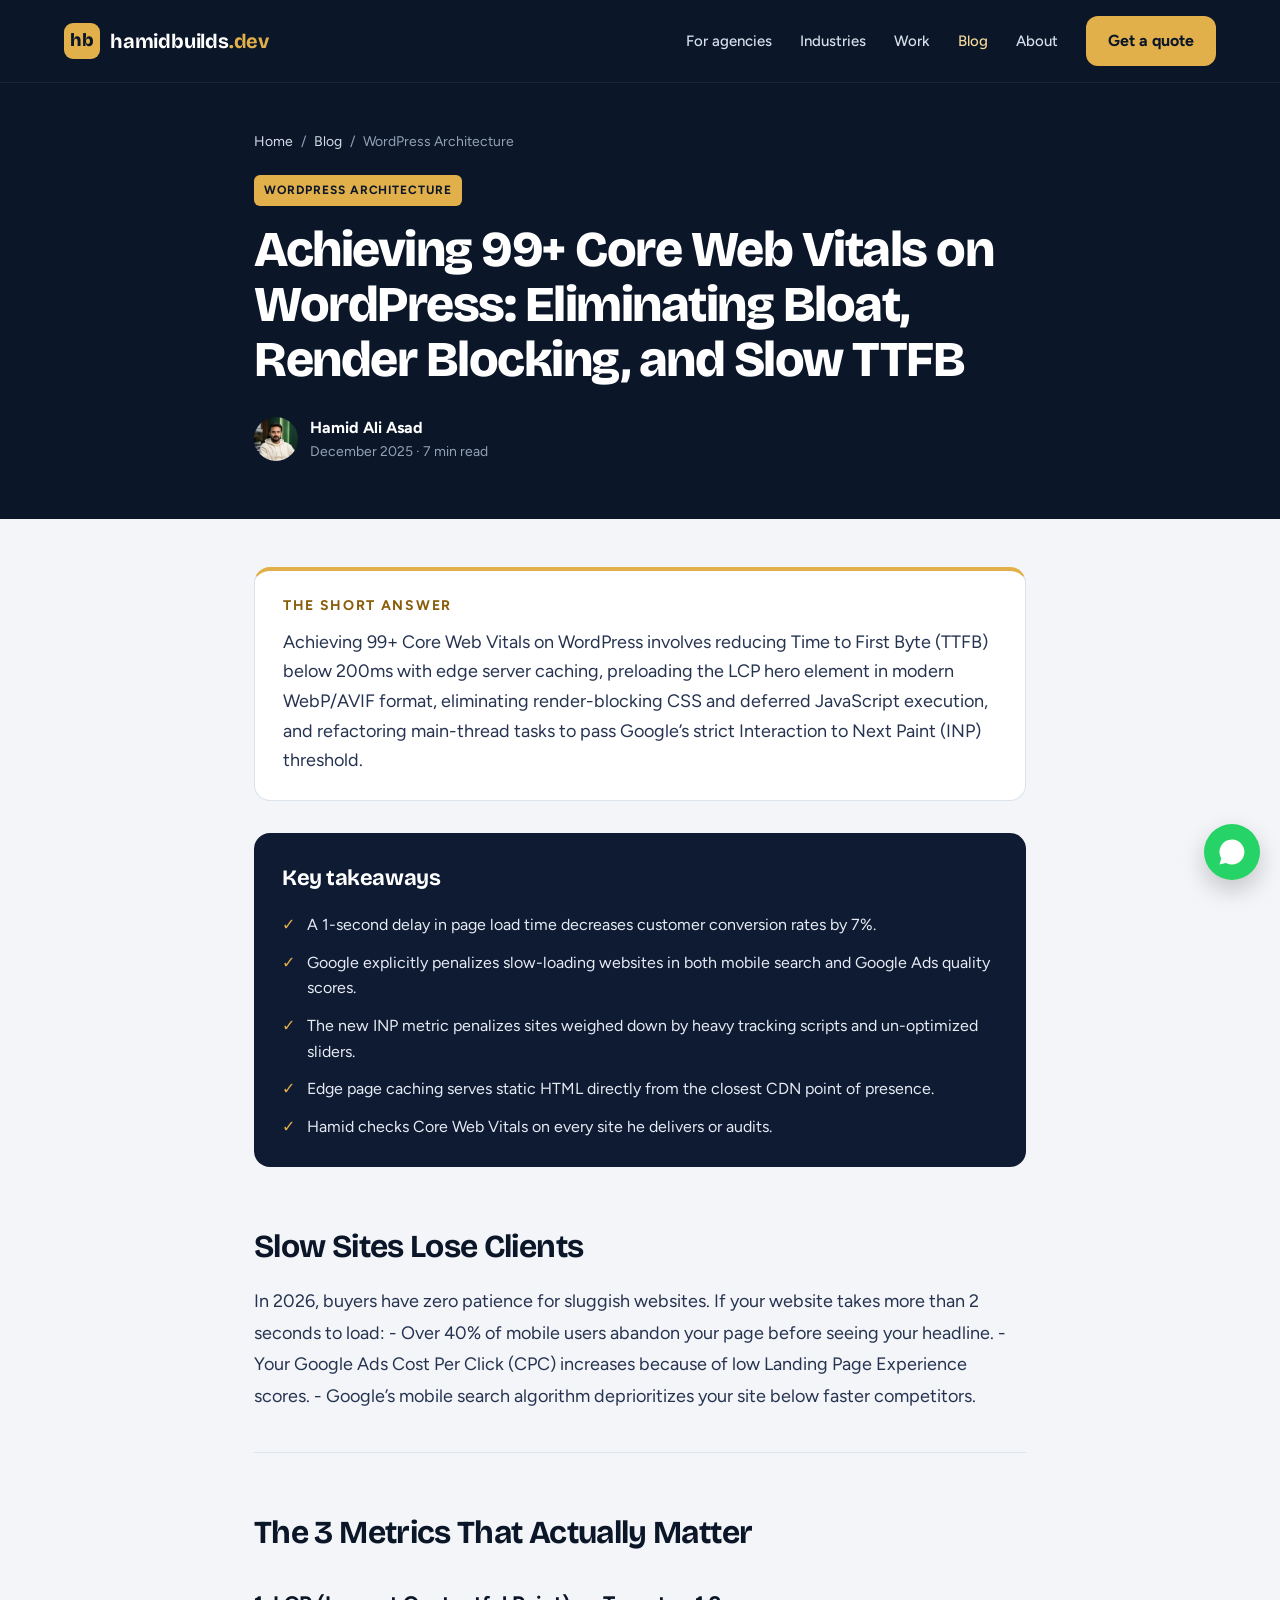
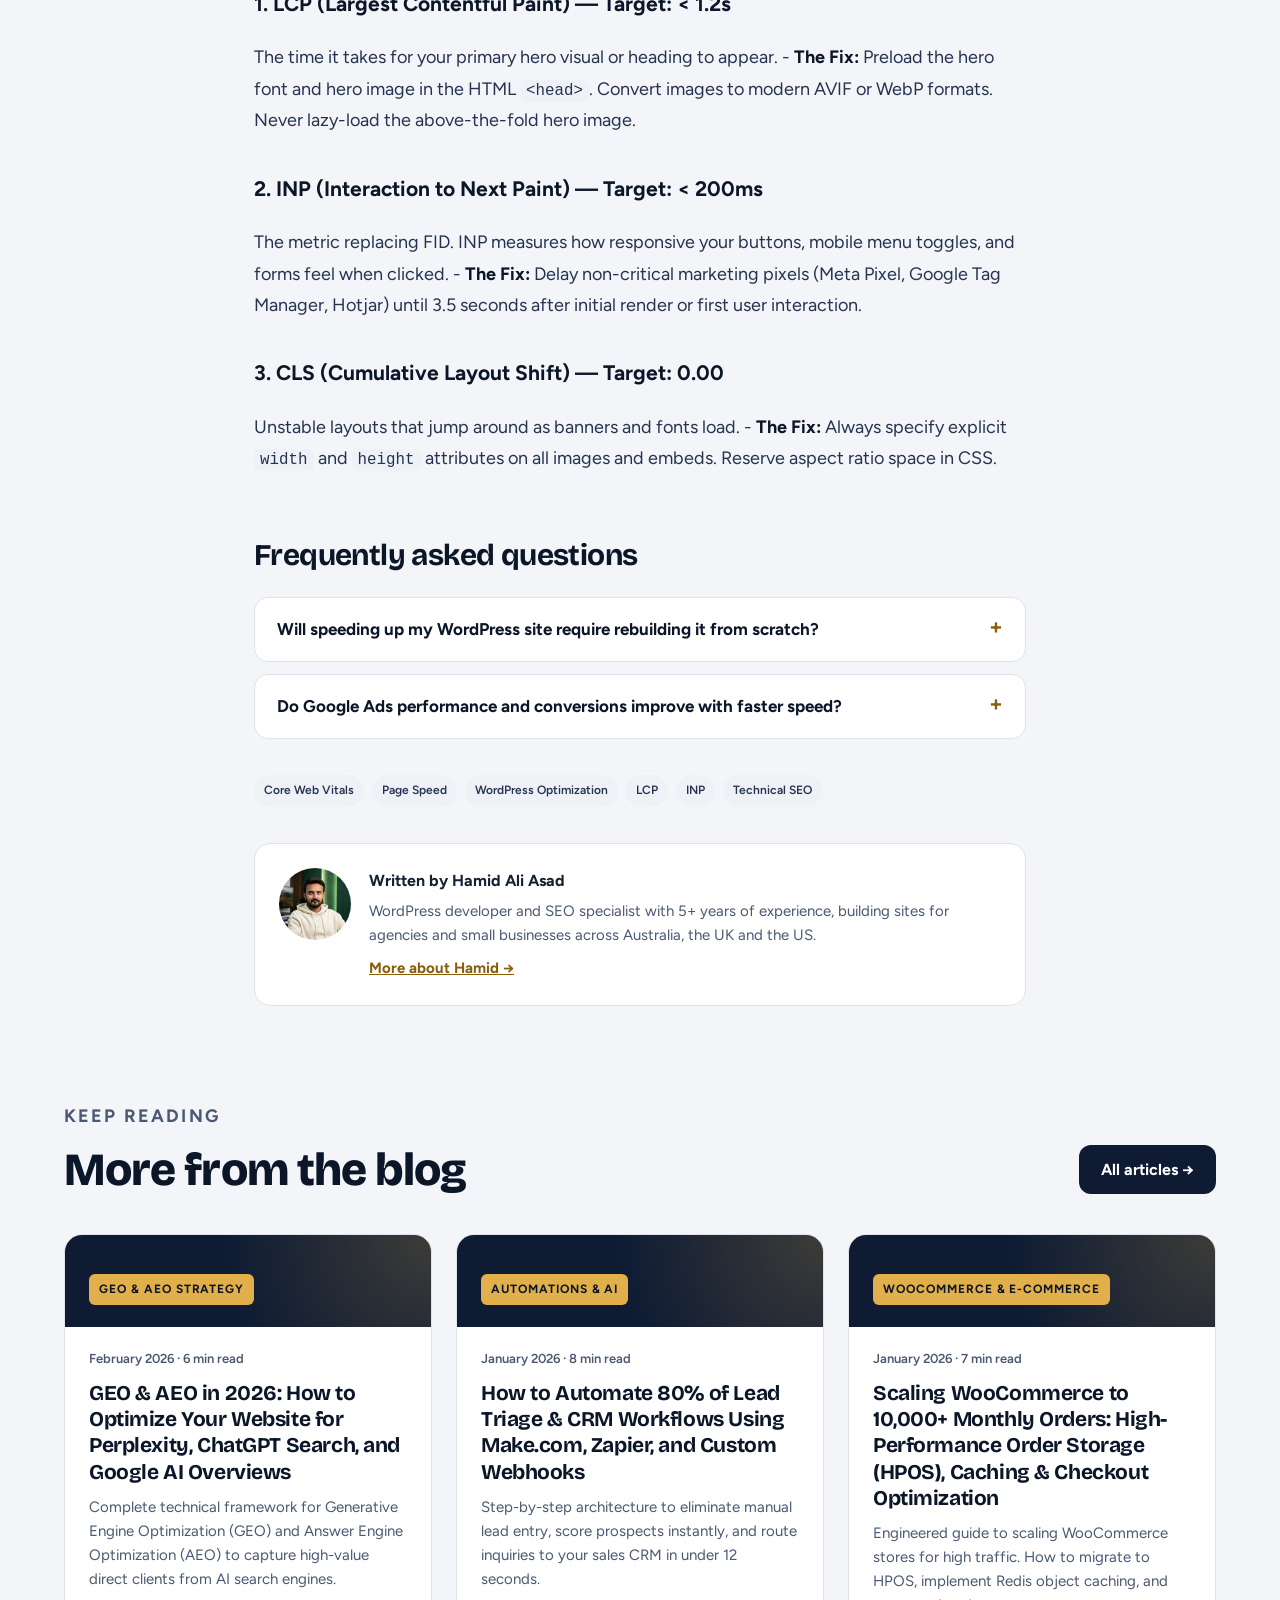
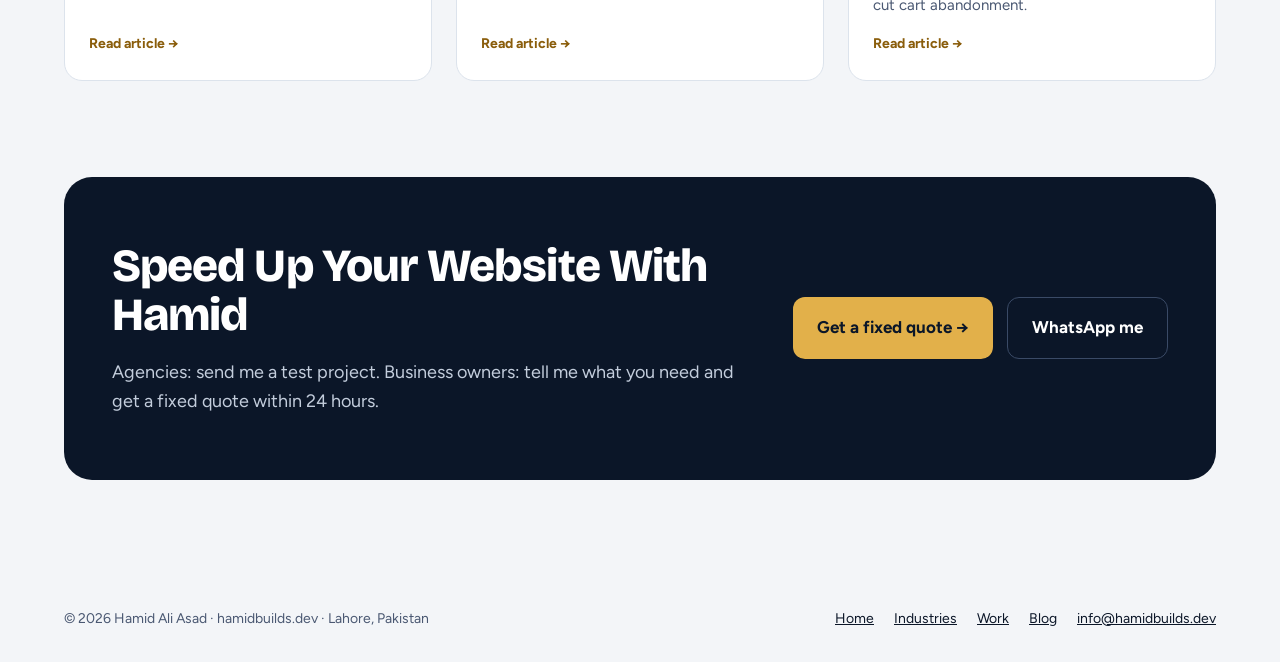
<file: blog/achieving-99-core-web-vitals-wordpress.html>
<!DOCTYPE html>
<html lang="en">
<head>
<meta charset="UTF-8">
<meta name="viewport" content="width=device-width, initial-scale=1.0">
<title>How to Get 99+ Core Web Vitals on WordPress | Hamid Ali Asad</title>
<meta name="description" content="Proven optimization methodology to fix Largest Contentful Paint (LCP), Interaction to Next Paint (INP), and Cumulative Layout Shift (CLS) on WordPress.">
<link rel="canonical" href="https://hamidbuilds.dev/blog/achieving-99-core-web-vitals-wordpress.html">
<meta name="robots" content="index, follow, max-image-preview:large">
<meta name="author" content="Hamid Ali Asad">
<meta property="og:type" content="article">
<meta property="og:site_name" content="hamidbuilds.dev">
<meta property="og:title" content="How to Get 99+ Core Web Vitals on WordPress | Hamid Ali Asad">
<meta property="og:description" content="Proven optimization methodology to fix Largest Contentful Paint (LCP), Interaction to Next Paint (INP), and Cumulative Layout Shift (CLS) on WordPress.">
<meta property="og:url" content="https://hamidbuilds.dev/blog/achieving-99-core-web-vitals-wordpress.html">
<meta property="og:image" content="https://hamidbuilds.dev/assets/og-image.png">
<meta name="twitter:card" content="summary_large_image">
<meta name="twitter:title" content="How to Get 99+ Core Web Vitals on WordPress | Hamid Ali Asad">
<meta name="twitter:description" content="Proven optimization methodology to fix Largest Contentful Paint (LCP), Interaction to Next Paint (INP), and Cumulative Layout Shift (CLS) on WordPress.">
<meta name="twitter:image" content="https://hamidbuilds.dev/assets/og-image.png">
<meta name="theme-color" content="#0B1628">
<link rel="icon" href="data:image/svg+xml,%3Csvg xmlns='http://www.w3.org/2000/svg' viewBox='0 0 64 64'%3E%3Crect width='64' height='64' rx='16' fill='%23E2B04A'/%3E%3Ctext x='32' y='43' text-anchor='middle' font-family='Arial' font-weight='800' font-size='30' fill='%230B1628'%3Ehb%3C/text%3E%3C/svg%3E">
<link rel="alternate" type="application/rss+xml" title="hamidbuilds.dev blog" href="https://hamidbuilds.dev/blog/feed.xml">
<link rel="preconnect" href="https://fonts.googleapis.com">
<link rel="preconnect" href="https://fonts.gstatic.com" crossorigin>
<link href="https://fonts.googleapis.com/css2?family=Bricolage+Grotesque:opsz,wght@12..96,500;12..96,700;12..96,800&family=Figtree:wght@400;500;600;700&display=swap" rel="stylesheet">
<link rel="stylesheet" href="/assets/site.css">
<script type="application/ld+json">{"@context": "https://schema.org", "@type": "BlogPosting", "headline": "Achieving 99+ Core Web Vitals on WordPress: Eliminating Bloat, Render Blocking, and Slow TTFB", "description": "Proven optimization methodology to fix Largest Contentful Paint (LCP), Interaction to Next Paint (INP), and Cumulative Layout Shift (CLS) on WordPress.", "datePublished": "2025-12-01", "dateModified": "2025-12-01", "mainEntityOfPage": "https://hamidbuilds.dev/blog/achieving-99-core-web-vitals-wordpress.html", "image": "https://hamidbuilds.dev/assets/og-image.png", "keywords": "Core Web Vitals, Page Speed, WordPress Optimization, LCP, INP, Technical SEO", "articleSection": "WordPress Architecture", "author": {"@type": "Person", "name": "Hamid Ali Asad", "url": "https://hamidbuilds.dev/#about"}, "publisher": {"@type": "Organization", "name": "hamidbuilds.dev", "url": "https://hamidbuilds.dev"}}</script>
<script type="application/ld+json">{"@context": "https://schema.org", "@type": "BreadcrumbList", "itemListElement": [{"@type": "ListItem", "position": 1, "name": "Home", "item": "https://hamidbuilds.dev/"}, {"@type": "ListItem", "position": 2, "name": "Blog", "item": "https://hamidbuilds.dev/blog/"}, {"@type": "ListItem", "position": 3, "name": "Achieving 99+ Core Web Vitals on WordPress: Eliminating Bloat, Render Blocking, and Slow TTFB", "item": "https://hamidbuilds.dev/blog/achieving-99-core-web-vitals-wordpress.html"}]}</script>
<script type="application/ld+json">{"@context": "https://schema.org", "@type": "FAQPage", "mainEntity": [{"@type": "Question", "name": "Will speeding up my WordPress site require rebuilding it from scratch?", "acceptedAnswer": {"@type": "Answer", "text": "Not necessarily. In many cases, an architectural optimization—cleaning asset queues, configuring edge caching, and optimizing media—can boost scores from 40 to 95+ without changing your design."}}, {"@type": "Question", "name": "Do Google Ads performance and conversions improve with faster speed?", "acceptedAnswer": {"@type": "Answer", "text": "Yes. Faster landing pages directly improve Google Ads Quality Scores, lowering your average cost-per-click and boosting lead conversion rates immediately."}}]}</script>
</head>
<body>
<a class="skip" href="#main">Skip to content</a>
<header class="site-header">
  <div class="wrap">
    <a class="brand" href="/" aria-label="hamidbuilds.dev home">
      <span class="brand-mark" aria-hidden="true">hb</span>
      <span class="brand-name">hamidbuilds<span>.dev</span></span>
    </a>
    <button class="nav-toggle" type="button" aria-expanded="false" aria-controls="site-nav" aria-label="Open menu">
      <svg aria-hidden="true" width="22" height="22" viewBox="0 0 24 24" fill="none" stroke="currentColor" stroke-width="2" stroke-linecap="round"><path d="M4 7h16M4 12h16M4 17h16"/></svg>
    </button>
    <nav class="nav" id="site-nav" aria-label="Main">
      <a href="/#agencies">For agencies</a><a href="/industries/">Industries</a><a href="/work.html">Work</a><a href="/blog/" aria-current="page">Blog</a><a href="/#about">About</a>
      <a class="btn btn-gold" href="/#contact">Get a quote</a>
    </nav>
  </div>
</header>

<main id="main">
  <article>
    <header class="page-hero post-hero">
      <div class="wrap post-wrap">
        <nav class="crumbs" aria-label="Breadcrumb"><a href="/">Home</a><span aria-hidden="true">/</span><a href="/blog/">Blog</a><span aria-hidden="true">/</span><span>WordPress Architecture</span></nav>
        <p class="post-cat post-cat-dark">WordPress Architecture</p>
        <h1>Achieving 99+ Core Web Vitals on WordPress: Eliminating Bloat, Render Blocking, and Slow TTFB</h1>
        <div class="byline">
          <img src="/assets/hamid-480.webp" alt="" width="44" height="44">
          <span><strong>Hamid Ali Asad</strong><small><time datetime="2025-12-01">December 2025</time> · 7 min read</small></span>
        </div>
      </div>
    </header>
    <div class="wrap post-wrap post-body">
      <aside class="answer-box" aria-label="Short answer">
        <p class="eyebrow">The short answer</p>
        <p>Achieving 99+ Core Web Vitals on WordPress involves reducing Time to First Byte (TTFB) below 200ms with edge server caching, preloading the LCP hero element in modern WebP/AVIF format, eliminating render-blocking CSS and deferred JavaScript execution, and refactoring main-thread tasks to pass Google’s strict Interaction to Next Paint (INP) threshold.</p>
      </aside>
      <section class="takeaways" aria-label="Key takeaways">
        <h2>Key takeaways</h2>
        <ul class="ticks"><li>A 1-second delay in page load time decreases customer conversion rates by 7%.</li><li>Google explicitly penalizes slow-loading websites in both mobile search and Google Ads quality scores.</li><li>The new INP metric penalizes sites weighed down by heavy tracking scripts and un-optimized sliders.</li><li>Edge page caching serves static HTML directly from the closest CDN point of presence.</li><li>Hamid checks Core Web Vitals on every site he delivers or audits.</li></ul>
      </section>
      <div class="prose">
<h2>Slow Sites Lose Clients</h2>
<p>In 2026, buyers have zero patience for sluggish websites. If your website takes more than 2 seconds to load:
- Over 40% of mobile users abandon your page before seeing your headline.
- Your Google Ads Cost Per Click (CPC) increases because of low Landing Page Experience scores.
- Google’s mobile search algorithm deprioritizes your site below faster competitors.</p>
<hr />
<h2>The 3 Metrics That Actually Matter</h2>
<h3>1. LCP (Largest Contentful Paint) — Target: &lt; 1.2s</h3>
<p>The time it takes for your primary hero visual or heading to appear. 
- <strong>The Fix:</strong> Preload the hero font and hero image in the HTML <code>&lt;head&gt;</code>. Convert images to modern AVIF or WebP formats. Never lazy-load the above-the-fold hero image.</p>
<h3>2. INP (Interaction to Next Paint) — Target: &lt; 200ms</h3>
<p>The metric replacing FID. INP measures how responsive your buttons, mobile menu toggles, and forms feel when clicked.
- <strong>The Fix:</strong> Delay non-critical marketing pixels (Meta Pixel, Google Tag Manager, Hotjar) until 3.5 seconds after initial render or first user interaction.</p>
<h3>3. CLS (Cumulative Layout Shift) — Target: 0.00</h3>
<p>Unstable layouts that jump around as banners and fonts load.
- <strong>The Fix:</strong> Always specify explicit <code>width</code> and <code>height</code> attributes on all images and embeds. Reserve aspect ratio space in CSS.</p>
      </div>
      <section class='faqs'><h2>Frequently asked questions</h2><details class="faq"><summary>Will speeding up my WordPress site require rebuilding it from scratch?</summary><p>Not necessarily. In many cases, an architectural optimization—cleaning asset queues, configuring edge caching, and optimizing media—can boost scores from 40 to 95+ without changing your design.</p></details><details class="faq"><summary>Do Google Ads performance and conversions improve with faster speed?</summary><p>Yes. Faster landing pages directly improve Google Ads Quality Scores, lowering your average cost-per-click and boosting lead conversion rates immediately.</p></details></section>
      
      <div class="chips post-tags"><span class="chip">Core Web Vitals</span><span class="chip">Page Speed</span><span class="chip">WordPress Optimization</span><span class="chip">LCP</span><span class="chip">INP</span><span class="chip">Technical SEO</span></div>
      <div class="author-box">
        <img src="/assets/hamid-480.webp" alt="Hamid Ali Asad" width="72" height="72" loading="lazy">
        <div><strong>Written by Hamid Ali Asad</strong><p>WordPress developer and SEO specialist with 5+ years of experience, building sites for agencies and small businesses across Australia, the UK and the US.</p><a href="/#about">More about Hamid →</a></div>
      </div>
    </div>
  </article>
  <section class="section" style="padding-top:24px">
    <div class="wrap">
      <div class="head-row"><div class="section-head"><p class="eyebrow">Keep reading</p><h2>More from the blog</h2></div><a class="btn btn-navy" href="/blog/">All articles →</a></div>
      <div class="post-grid"><a class="post-card" href="/blog/geo-aeo-generative-engine-optimization-guide.html" data-cat="GEO &amp; AEO Strategy"><div class="post-card-top"><span class="post-cat">GEO &amp; AEO Strategy</span></div><div class="post-card-body"><span class="card-meta">February 2026 · 6 min read</span><h3>GEO &amp; AEO in 2026: How to Optimize Your Website for Perplexity, ChatGPT Search, and Google AI Overviews</h3><p class="card-desc">Complete technical framework for Generative Engine Optimization (GEO) and Answer Engine Optimization (AEO) to capture high-value direct clients from AI search engines.</p><span class="post-more">Read article →</span></div></a><a class="post-card" href="/blog/automate-lead-triage-crm-workflows-make-zapier.html" data-cat="Automations &amp; AI"><div class="post-card-top"><span class="post-cat">Automations &amp; AI</span></div><div class="post-card-body"><span class="card-meta">January 2026 · 8 min read</span><h3>How to Automate 80% of Lead Triage &amp; CRM Workflows Using Make.com, Zapier, and Custom Webhooks</h3><p class="card-desc">Step-by-step architecture to eliminate manual lead entry, score prospects instantly, and route inquiries to your sales CRM in under 12 seconds.</p><span class="post-more">Read article →</span></div></a><a class="post-card" href="/blog/scaling-woocommerce-hpos-caching-checkout-optimization.html" data-cat="WooCommerce &amp; E-Commerce"><div class="post-card-top"><span class="post-cat">WooCommerce &amp; E-Commerce</span></div><div class="post-card-body"><span class="card-meta">January 2026 · 7 min read</span><h3>Scaling WooCommerce to 10,000+ Monthly Orders: High-Performance Order Storage (HPOS), Caching &amp; Checkout Optimization</h3><p class="card-desc">Engineered guide to scaling WooCommerce stores for high traffic. How to migrate to HPOS, implement Redis object caching, and cut cart abandonment.</p><span class="post-more">Read article →</span></div></a></div>
    </div>
  </section>

<section class="contact" style="background:transparent;padding:0 0 96px">
  <div class="wrap">
    <div class="contact-card" style="align-items:center">
      <div class="contact-copy">
        <h2>Speed Up Your Website With Hamid</h2>
        <p>Agencies: send me a test project. Business owners: tell me what you need and get a fixed quote within 24 hours.</p>
      </div>
      <div class="cta-row">
        <a class="btn btn-gold btn-lg" href="/#contact">Get a fixed quote →</a>
        <a class="btn btn-ghost btn-lg" href="https://wa.me/923077138743" target="_blank" rel="noopener">WhatsApp me</a>
      </div>
    </div>
  </div>
</section>
</main>
<footer class="site-footer">
  <div class="wrap">
    <span>© <span id="year">2026</span> Hamid Ali Asad · hamidbuilds.dev · Lahore, Pakistan</span>
    <nav aria-label="Footer"><a href="/">Home</a><a href="/industries/">Industries</a><a href="/work.html">Work</a><a href="/blog/">Blog</a><a href="mailto:info@hamidbuilds.dev">info@hamidbuilds.dev</a></nav>
  </div>
</footer>
<a class="wa-float" href="https://wa.me/923077138743" target="_blank" rel="noopener" aria-label="Chat on WhatsApp"><svg aria-hidden="true" width="30" height="30" viewBox="0 0 24 24" fill="#fff"><path d="M12 2a10 10 0 0 0-8.6 15.1L2 22l5-1.3A10 10 0 1 0 12 2zm4.5 12.1c-.2-.1-1.5-.7-1.7-.8s-.4-.1-.6.1-.7.8-.8 1-.3.2-.6.1a6.7 6.7 0 0 1-3.3-2.9c-.3-.4.3-.4.7-1.3a.5.5 0 0 0 0-.5l-.8-1.8c-.2-.5-.4-.4-.6-.4h-.5a1 1 0 0 0-.7.3 3 3 0 0 0-.9 2.2 5.2 5.2 0 0 0 1.1 2.7 11.8 11.8 0 0 0 4.5 4c1.7.7 2.3.8 3.2.6a2.7 2.7 0 0 0 1.7-1.2 2.2 2.2 0 0 0 .2-1.2c-.1-.1-.3-.2-.5-.3z"/></svg></a>
<script src="/assets/site.js" defer></script>
</body>
</html>
</file>
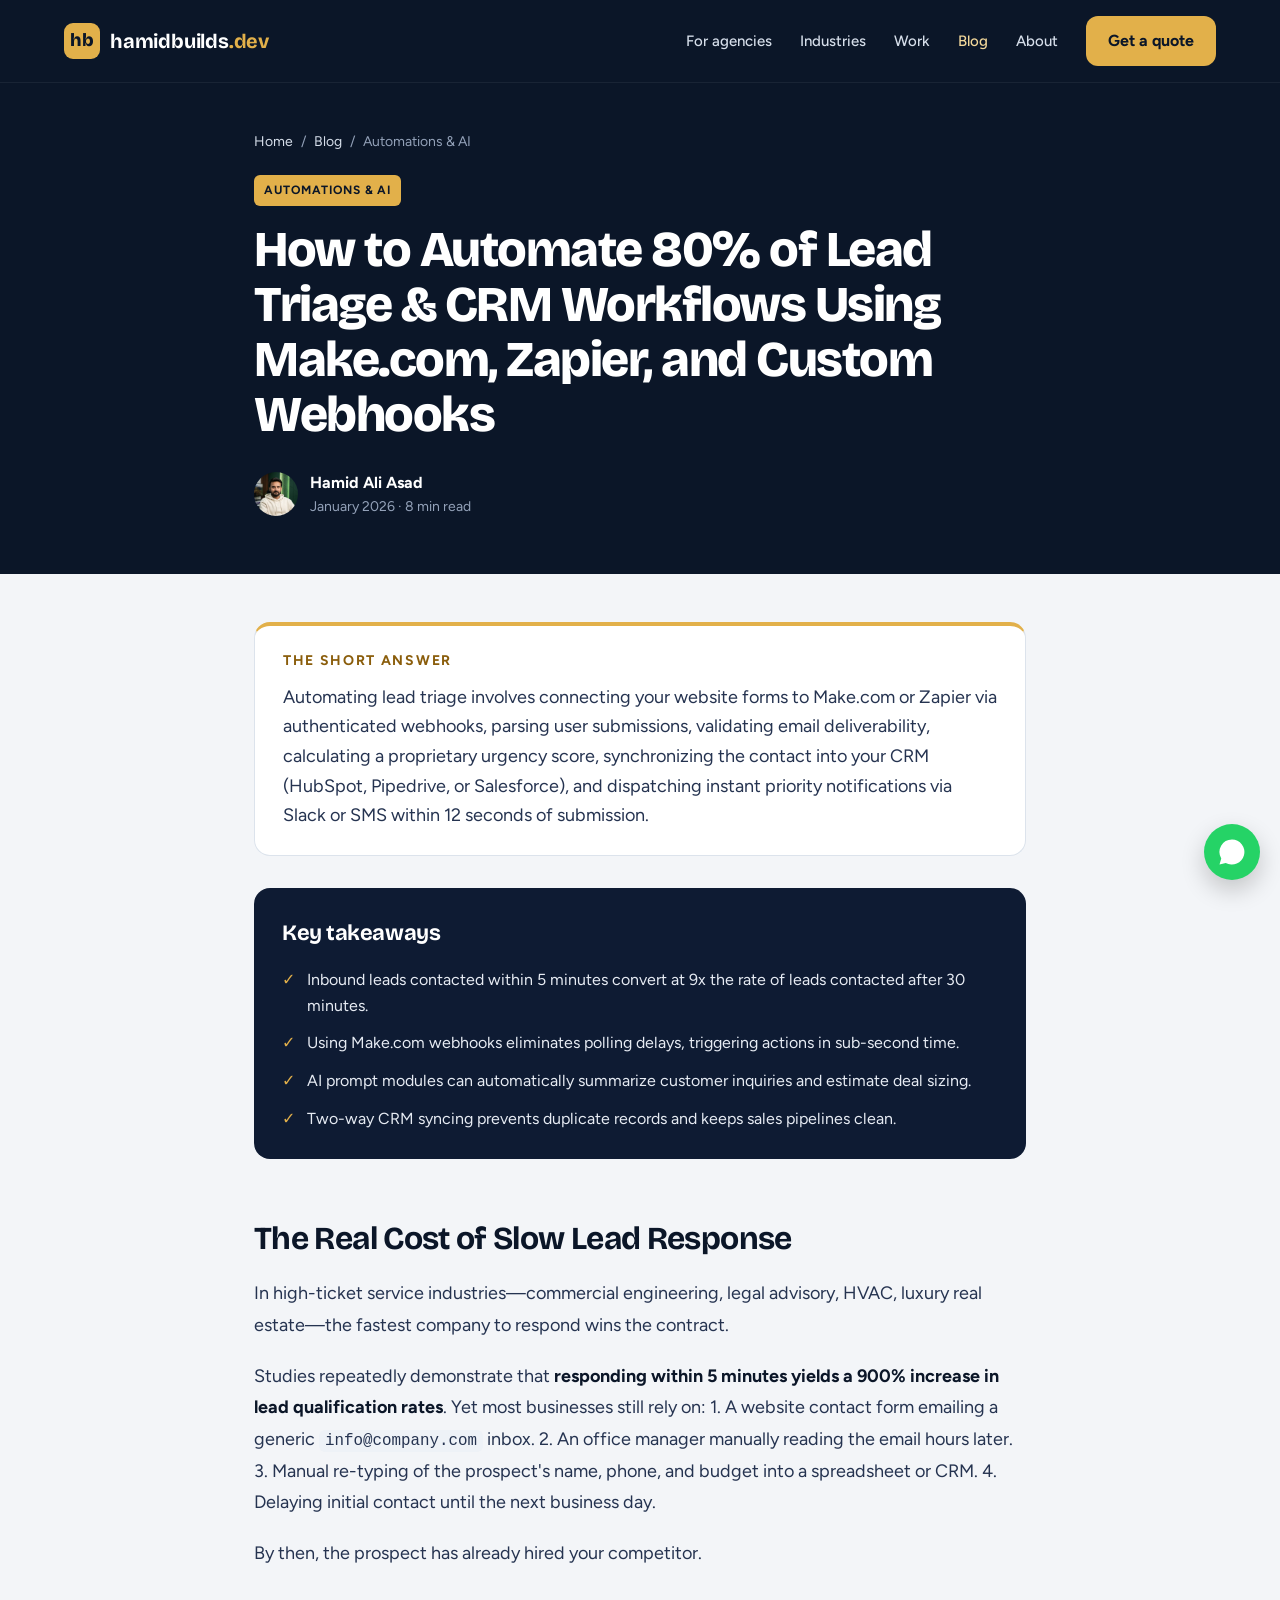
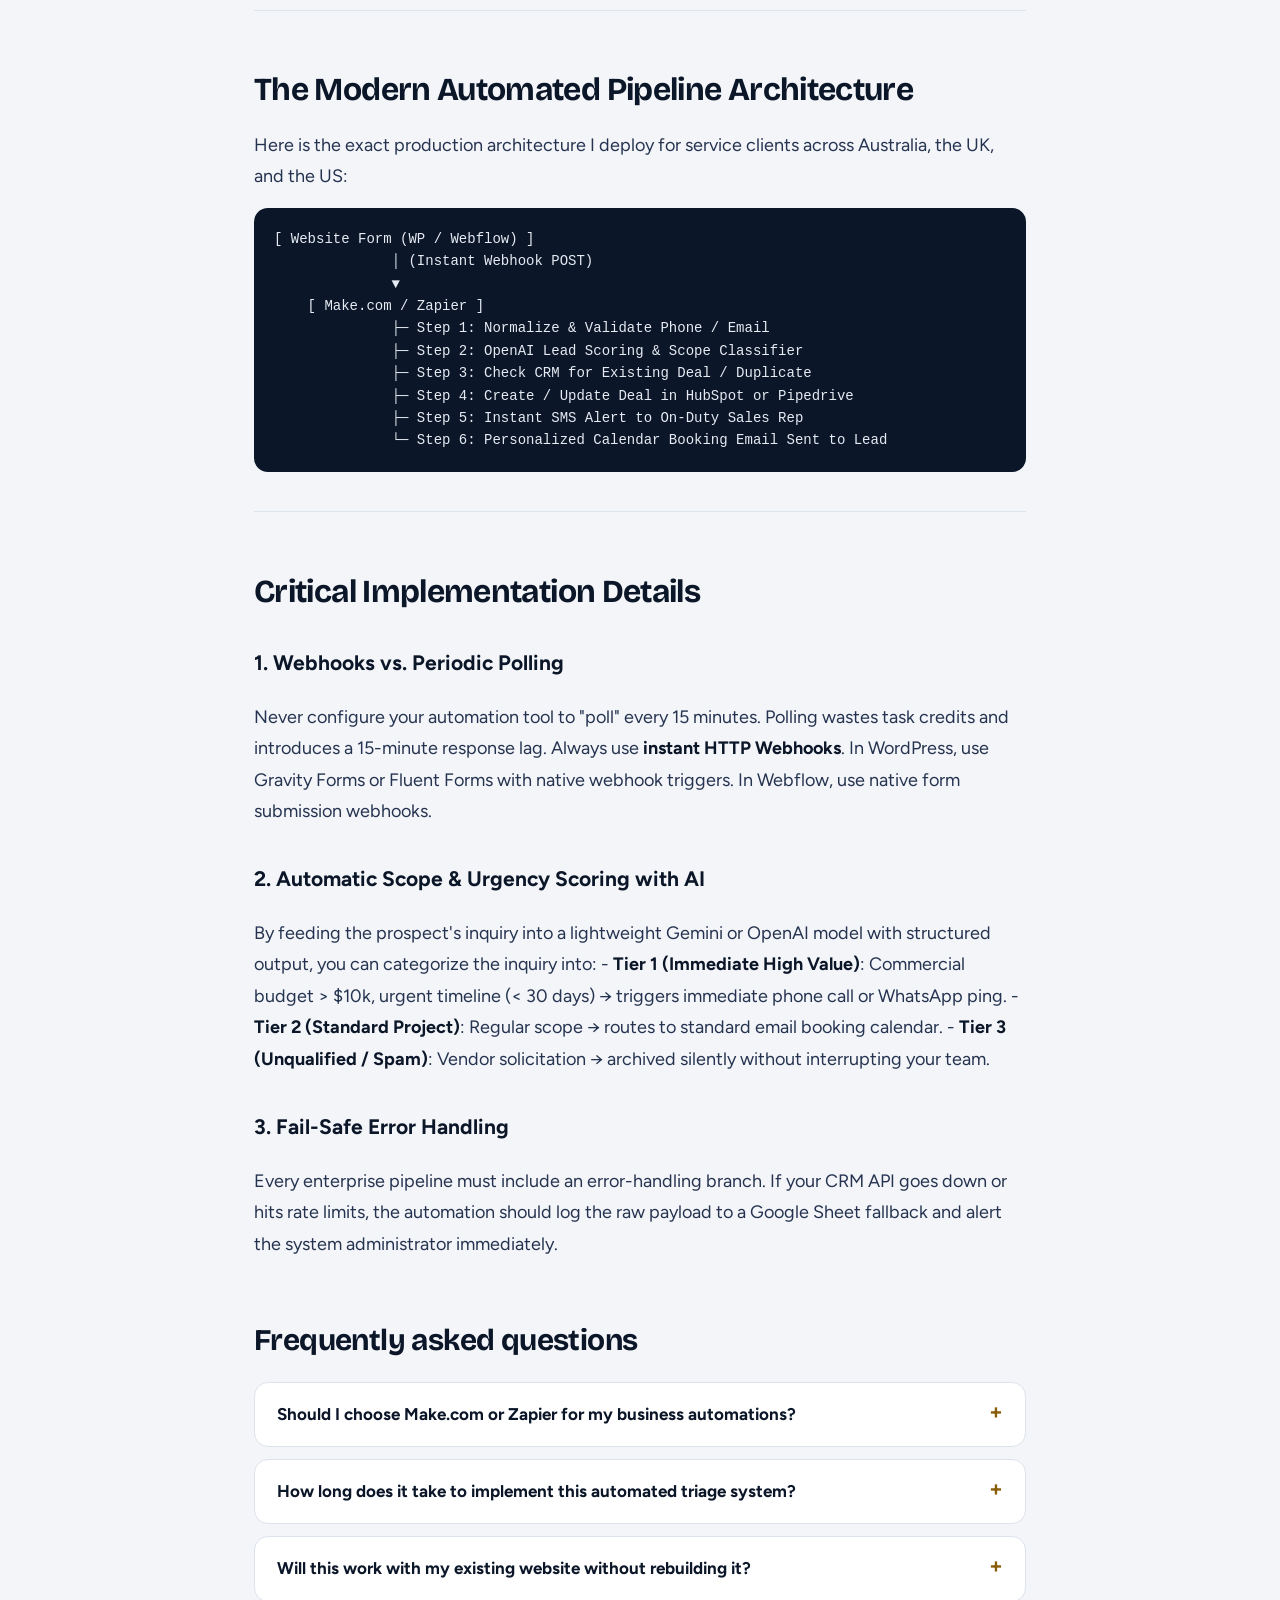
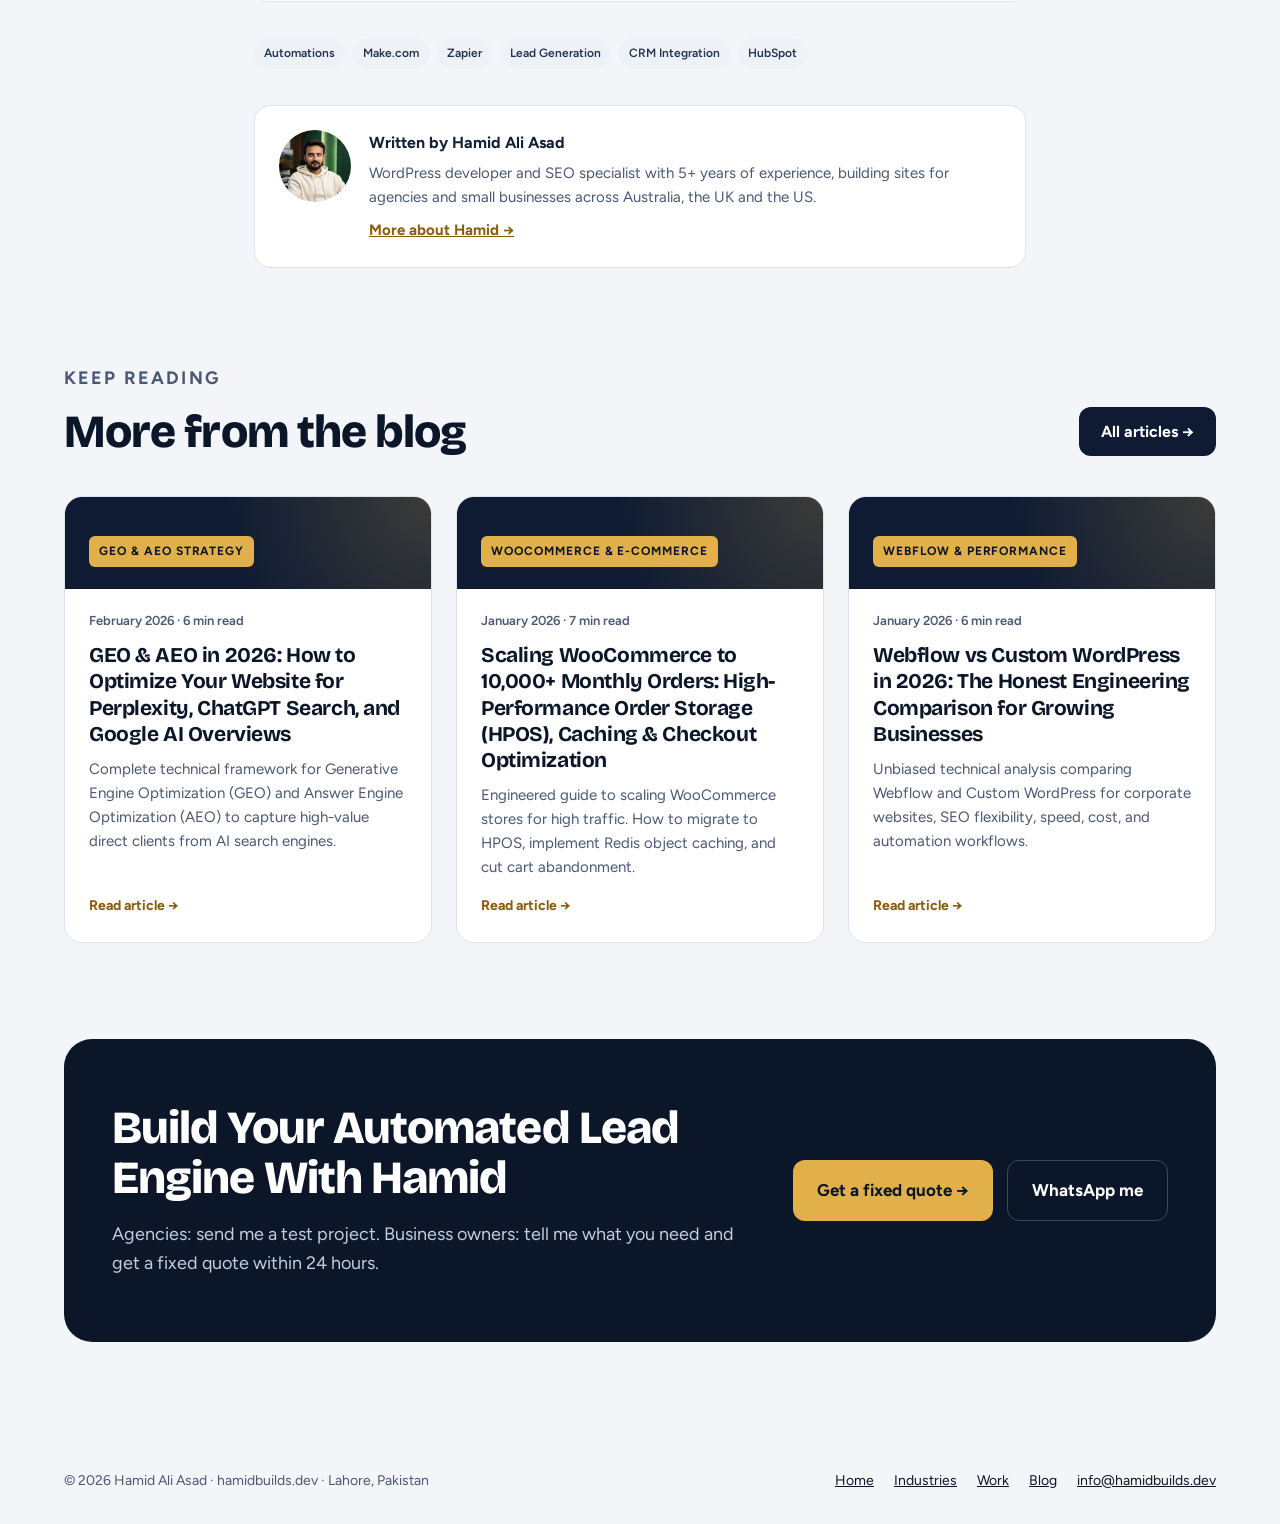
<file: blog/automate-lead-triage-crm-workflows-make-zapier.html>
<!DOCTYPE html>
<html lang="en">
<head>
<meta charset="UTF-8">
<meta name="viewport" content="width=device-width, initial-scale=1.0">
<title>Automate Lead Triage &amp; CRM Workflows with Make.com &amp; Zapier | Hamid Ali Asad</title>
<meta name="description" content="Step-by-step architecture to eliminate manual lead entry, score prospects instantly, and route inquiries to your sales CRM in under 12 seconds.">
<link rel="canonical" href="https://hamidbuilds.dev/blog/automate-lead-triage-crm-workflows-make-zapier.html">
<meta name="robots" content="index, follow, max-image-preview:large">
<meta name="author" content="Hamid Ali Asad">
<meta property="og:type" content="article">
<meta property="og:site_name" content="hamidbuilds.dev">
<meta property="og:title" content="Automate Lead Triage &amp; CRM Workflows with Make.com &amp; Zapier | Hamid Ali Asad">
<meta property="og:description" content="Step-by-step architecture to eliminate manual lead entry, score prospects instantly, and route inquiries to your sales CRM in under 12 seconds.">
<meta property="og:url" content="https://hamidbuilds.dev/blog/automate-lead-triage-crm-workflows-make-zapier.html">
<meta property="og:image" content="https://hamidbuilds.dev/assets/og-image.png">
<meta name="twitter:card" content="summary_large_image">
<meta name="twitter:title" content="Automate Lead Triage &amp; CRM Workflows with Make.com &amp; Zapier | Hamid Ali Asad">
<meta name="twitter:description" content="Step-by-step architecture to eliminate manual lead entry, score prospects instantly, and route inquiries to your sales CRM in under 12 seconds.">
<meta name="twitter:image" content="https://hamidbuilds.dev/assets/og-image.png">
<meta name="theme-color" content="#0B1628">
<link rel="icon" href="data:image/svg+xml,%3Csvg xmlns='http://www.w3.org/2000/svg' viewBox='0 0 64 64'%3E%3Crect width='64' height='64' rx='16' fill='%23E2B04A'/%3E%3Ctext x='32' y='43' text-anchor='middle' font-family='Arial' font-weight='800' font-size='30' fill='%230B1628'%3Ehb%3C/text%3E%3C/svg%3E">
<link rel="alternate" type="application/rss+xml" title="hamidbuilds.dev blog" href="https://hamidbuilds.dev/blog/feed.xml">
<link rel="preconnect" href="https://fonts.googleapis.com">
<link rel="preconnect" href="https://fonts.gstatic.com" crossorigin>
<link href="https://fonts.googleapis.com/css2?family=Bricolage+Grotesque:opsz,wght@12..96,500;12..96,700;12..96,800&family=Figtree:wght@400;500;600;700&display=swap" rel="stylesheet">
<link rel="stylesheet" href="/assets/site.css">
<script type="application/ld+json">{"@context": "https://schema.org", "@type": "BlogPosting", "headline": "How to Automate 80% of Lead Triage & CRM Workflows Using Make.com, Zapier, and Custom Webhooks", "description": "Step-by-step architecture to eliminate manual lead entry, score prospects instantly, and route inquiries to your sales CRM in under 12 seconds.", "datePublished": "2026-01-01", "dateModified": "2026-01-01", "mainEntityOfPage": "https://hamidbuilds.dev/blog/automate-lead-triage-crm-workflows-make-zapier.html", "image": "https://hamidbuilds.dev/assets/og-image.png", "keywords": "Automations, Make.com, Zapier, Lead Generation, CRM Integration, HubSpot", "articleSection": "Automations & AI", "author": {"@type": "Person", "name": "Hamid Ali Asad", "url": "https://hamidbuilds.dev/#about"}, "publisher": {"@type": "Organization", "name": "hamidbuilds.dev", "url": "https://hamidbuilds.dev"}}</script>
<script type="application/ld+json">{"@context": "https://schema.org", "@type": "BreadcrumbList", "itemListElement": [{"@type": "ListItem", "position": 1, "name": "Home", "item": "https://hamidbuilds.dev/"}, {"@type": "ListItem", "position": 2, "name": "Blog", "item": "https://hamidbuilds.dev/blog/"}, {"@type": "ListItem", "position": 3, "name": "How to Automate 80% of Lead Triage & CRM Workflows Using Make.com, Zapier, and Custom Webhooks", "item": "https://hamidbuilds.dev/blog/automate-lead-triage-crm-workflows-make-zapier.html"}]}</script>
<script type="application/ld+json">{"@context": "https://schema.org", "@type": "FAQPage", "mainEntity": [{"@type": "Question", "name": "Should I choose Make.com or Zapier for my business automations?", "acceptedAnswer": {"@type": "Answer", "text": "Make.com is significantly more cost-effective for multi-step, logic-heavy workflows and high volume (up to 70% cheaper than Zapier). Zapier is ideal for simple 2-step connections or niche enterprise tools that lack native Make modules."}}, {"@type": "Question", "name": "How long does it take to implement this automated triage system?", "acceptedAnswer": {"@type": "Answer", "text": "A complete lead triage and CRM pipeline—including webhook testing, AI lead scoring, and error handling—is typically fully operational within 3 to 5 business days."}}, {"@type": "Question", "name": "Will this work with my existing website without rebuilding it?", "acceptedAnswer": {"@type": "Answer", "text": "Yes. We connect seamlessly to WordPress, Webflow, Shopify, custom React, or Squarespace forms without touching your visual site design."}}]}</script>
</head>
<body>
<a class="skip" href="#main">Skip to content</a>
<header class="site-header">
  <div class="wrap">
    <a class="brand" href="/" aria-label="hamidbuilds.dev home">
      <span class="brand-mark" aria-hidden="true">hb</span>
      <span class="brand-name">hamidbuilds<span>.dev</span></span>
    </a>
    <button class="nav-toggle" type="button" aria-expanded="false" aria-controls="site-nav" aria-label="Open menu">
      <svg aria-hidden="true" width="22" height="22" viewBox="0 0 24 24" fill="none" stroke="currentColor" stroke-width="2" stroke-linecap="round"><path d="M4 7h16M4 12h16M4 17h16"/></svg>
    </button>
    <nav class="nav" id="site-nav" aria-label="Main">
      <a href="/#agencies">For agencies</a><a href="/industries/">Industries</a><a href="/work.html">Work</a><a href="/blog/" aria-current="page">Blog</a><a href="/#about">About</a>
      <a class="btn btn-gold" href="/#contact">Get a quote</a>
    </nav>
  </div>
</header>

<main id="main">
  <article>
    <header class="page-hero post-hero">
      <div class="wrap post-wrap">
        <nav class="crumbs" aria-label="Breadcrumb"><a href="/">Home</a><span aria-hidden="true">/</span><a href="/blog/">Blog</a><span aria-hidden="true">/</span><span>Automations &amp; AI</span></nav>
        <p class="post-cat post-cat-dark">Automations &amp; AI</p>
        <h1>How to Automate 80% of Lead Triage &amp; CRM Workflows Using Make.com, Zapier, and Custom Webhooks</h1>
        <div class="byline">
          <img src="/assets/hamid-480.webp" alt="" width="44" height="44">
          <span><strong>Hamid Ali Asad</strong><small><time datetime="2026-01-01">January 2026</time> · 8 min read</small></span>
        </div>
      </div>
    </header>
    <div class="wrap post-wrap post-body">
      <aside class="answer-box" aria-label="Short answer">
        <p class="eyebrow">The short answer</p>
        <p>Automating lead triage involves connecting your website forms to Make.com or Zapier via authenticated webhooks, parsing user submissions, validating email deliverability, calculating a proprietary urgency score, synchronizing the contact into your CRM (HubSpot, Pipedrive, or Salesforce), and dispatching instant priority notifications via Slack or SMS within 12 seconds of submission.</p>
      </aside>
      <section class="takeaways" aria-label="Key takeaways">
        <h2>Key takeaways</h2>
        <ul class="ticks"><li>Inbound leads contacted within 5 minutes convert at 9x the rate of leads contacted after 30 minutes.</li><li>Using Make.com webhooks eliminates polling delays, triggering actions in sub-second time.</li><li>AI prompt modules can automatically summarize customer inquiries and estimate deal sizing.</li><li>Two-way CRM syncing prevents duplicate records and keeps sales pipelines clean.</li></ul>
      </section>
      <div class="prose">
<h2>The Real Cost of Slow Lead Response</h2>
<p>In high-ticket service industries—commercial engineering, legal advisory, HVAC, luxury real estate—the fastest company to respond wins the contract. </p>
<p>Studies repeatedly demonstrate that <strong>responding within 5 minutes yields a 900% increase in lead qualification rates</strong>. Yet most businesses still rely on:
1. A website contact form emailing a generic <code>info@company.com</code> inbox.
2. An office manager manually reading the email hours later.
3. Manual re-typing of the prospect's name, phone, and budget into a spreadsheet or CRM.
4. Delaying initial contact until the next business day.</p>
<p>By then, the prospect has already hired your competitor.</p>
<hr />
<h2>The Modern Automated Pipeline Architecture</h2>
<p>Here is the exact production architecture I deploy for service clients across Australia, the UK, and the US:</p>
<pre><code>[ Website Form (WP / Webflow) ]
              │ (Instant Webhook POST)
              ▼
    [ Make.com / Zapier ]
              ├─ Step 1: Normalize &amp; Validate Phone / Email
              ├─ Step 2: OpenAI Lead Scoring &amp; Scope Classifier
              ├─ Step 3: Check CRM for Existing Deal / Duplicate
              ├─ Step 4: Create / Update Deal in HubSpot or Pipedrive
              ├─ Step 5: Instant SMS Alert to On-Duty Sales Rep
              └─ Step 6: Personalized Calendar Booking Email Sent to Lead
</code></pre>
<hr />
<h2>Critical Implementation Details</h2>
<h3>1. Webhooks vs. Periodic Polling</h3>
<p>Never configure your automation tool to "poll" every 15 minutes. Polling wastes task credits and introduces a 15-minute response lag. Always use <strong>instant HTTP Webhooks</strong>. In WordPress, use Gravity Forms or Fluent Forms with native webhook triggers. In Webflow, use native form submission webhooks.</p>
<h3>2. Automatic Scope &amp; Urgency Scoring with AI</h3>
<p>By feeding the prospect's inquiry into a lightweight Gemini or OpenAI model with structured output, you can categorize the inquiry into:
- <strong>Tier 1 (Immediate High Value)</strong>: Commercial budget &gt; $10k, urgent timeline (&lt; 30 days) → triggers immediate phone call or WhatsApp ping.
- <strong>Tier 2 (Standard Project)</strong>: Regular scope → routes to standard email booking calendar.
- <strong>Tier 3 (Unqualified / Spam)</strong>: Vendor solicitation → archived silently without interrupting your team.</p>
<h3>3. Fail-Safe Error Handling</h3>
<p>Every enterprise pipeline must include an error-handling branch. If your CRM API goes down or hits rate limits, the automation should log the raw payload to a Google Sheet fallback and alert the system administrator immediately.</p>
      </div>
      <section class='faqs'><h2>Frequently asked questions</h2><details class="faq"><summary>Should I choose Make.com or Zapier for my business automations?</summary><p>Make.com is significantly more cost-effective for multi-step, logic-heavy workflows and high volume (up to 70% cheaper than Zapier). Zapier is ideal for simple 2-step connections or niche enterprise tools that lack native Make modules.</p></details><details class="faq"><summary>How long does it take to implement this automated triage system?</summary><p>A complete lead triage and CRM pipeline—including webhook testing, AI lead scoring, and error handling—is typically fully operational within 3 to 5 business days.</p></details><details class="faq"><summary>Will this work with my existing website without rebuilding it?</summary><p>Yes. We connect seamlessly to WordPress, Webflow, Shopify, custom React, or Squarespace forms without touching your visual site design.</p></details></section>
      
      <div class="chips post-tags"><span class="chip">Automations</span><span class="chip">Make.com</span><span class="chip">Zapier</span><span class="chip">Lead Generation</span><span class="chip">CRM Integration</span><span class="chip">HubSpot</span></div>
      <div class="author-box">
        <img src="/assets/hamid-480.webp" alt="Hamid Ali Asad" width="72" height="72" loading="lazy">
        <div><strong>Written by Hamid Ali Asad</strong><p>WordPress developer and SEO specialist with 5+ years of experience, building sites for agencies and small businesses across Australia, the UK and the US.</p><a href="/#about">More about Hamid →</a></div>
      </div>
    </div>
  </article>
  <section class="section" style="padding-top:24px">
    <div class="wrap">
      <div class="head-row"><div class="section-head"><p class="eyebrow">Keep reading</p><h2>More from the blog</h2></div><a class="btn btn-navy" href="/blog/">All articles →</a></div>
      <div class="post-grid"><a class="post-card" href="/blog/geo-aeo-generative-engine-optimization-guide.html" data-cat="GEO &amp; AEO Strategy"><div class="post-card-top"><span class="post-cat">GEO &amp; AEO Strategy</span></div><div class="post-card-body"><span class="card-meta">February 2026 · 6 min read</span><h3>GEO &amp; AEO in 2026: How to Optimize Your Website for Perplexity, ChatGPT Search, and Google AI Overviews</h3><p class="card-desc">Complete technical framework for Generative Engine Optimization (GEO) and Answer Engine Optimization (AEO) to capture high-value direct clients from AI search engines.</p><span class="post-more">Read article →</span></div></a><a class="post-card" href="/blog/scaling-woocommerce-hpos-caching-checkout-optimization.html" data-cat="WooCommerce &amp; E-Commerce"><div class="post-card-top"><span class="post-cat">WooCommerce &amp; E-Commerce</span></div><div class="post-card-body"><span class="card-meta">January 2026 · 7 min read</span><h3>Scaling WooCommerce to 10,000+ Monthly Orders: High-Performance Order Storage (HPOS), Caching &amp; Checkout Optimization</h3><p class="card-desc">Engineered guide to scaling WooCommerce stores for high traffic. How to migrate to HPOS, implement Redis object caching, and cut cart abandonment.</p><span class="post-more">Read article →</span></div></a><a class="post-card" href="/blog/webflow-vs-custom-wordpress-engineering-comparison.html" data-cat="Webflow &amp; Performance"><div class="post-card-top"><span class="post-cat">Webflow &amp; Performance</span></div><div class="post-card-body"><span class="card-meta">January 2026 · 6 min read</span><h3>Webflow vs Custom WordPress in 2026: The Honest Engineering Comparison for Growing Businesses</h3><p class="card-desc">Unbiased technical analysis comparing Webflow and Custom WordPress for corporate websites, SEO flexibility, speed, cost, and automation workflows.</p><span class="post-more">Read article →</span></div></a></div>
    </div>
  </section>

<section class="contact" style="background:transparent;padding:0 0 96px">
  <div class="wrap">
    <div class="contact-card" style="align-items:center">
      <div class="contact-copy">
        <h2>Build Your Automated Lead Engine With Hamid</h2>
        <p>Agencies: send me a test project. Business owners: tell me what you need and get a fixed quote within 24 hours.</p>
      </div>
      <div class="cta-row">
        <a class="btn btn-gold btn-lg" href="/#contact">Get a fixed quote →</a>
        <a class="btn btn-ghost btn-lg" href="https://wa.me/923077138743" target="_blank" rel="noopener">WhatsApp me</a>
      </div>
    </div>
  </div>
</section>
</main>
<footer class="site-footer">
  <div class="wrap">
    <span>© <span id="year">2026</span> Hamid Ali Asad · hamidbuilds.dev · Lahore, Pakistan</span>
    <nav aria-label="Footer"><a href="/">Home</a><a href="/industries/">Industries</a><a href="/work.html">Work</a><a href="/blog/">Blog</a><a href="mailto:info@hamidbuilds.dev">info@hamidbuilds.dev</a></nav>
  </div>
</footer>
<a class="wa-float" href="https://wa.me/923077138743" target="_blank" rel="noopener" aria-label="Chat on WhatsApp"><svg aria-hidden="true" width="30" height="30" viewBox="0 0 24 24" fill="#fff"><path d="M12 2a10 10 0 0 0-8.6 15.1L2 22l5-1.3A10 10 0 1 0 12 2zm4.5 12.1c-.2-.1-1.5-.7-1.7-.8s-.4-.1-.6.1-.7.8-.8 1-.3.2-.6.1a6.7 6.7 0 0 1-3.3-2.9c-.3-.4.3-.4.7-1.3a.5.5 0 0 0 0-.5l-.8-1.8c-.2-.5-.4-.4-.6-.4h-.5a1 1 0 0 0-.7.3 3 3 0 0 0-.9 2.2 5.2 5.2 0 0 0 1.1 2.7 11.8 11.8 0 0 0 4.5 4c1.7.7 2.3.8 3.2.6a2.7 2.7 0 0 0 1.7-1.2 2.2 2.2 0 0 0 .2-1.2c-.1-.1-.3-.2-.5-.3z"/></svg></a>
<script src="/assets/site.js" defer></script>
</body>
</html>
</file>
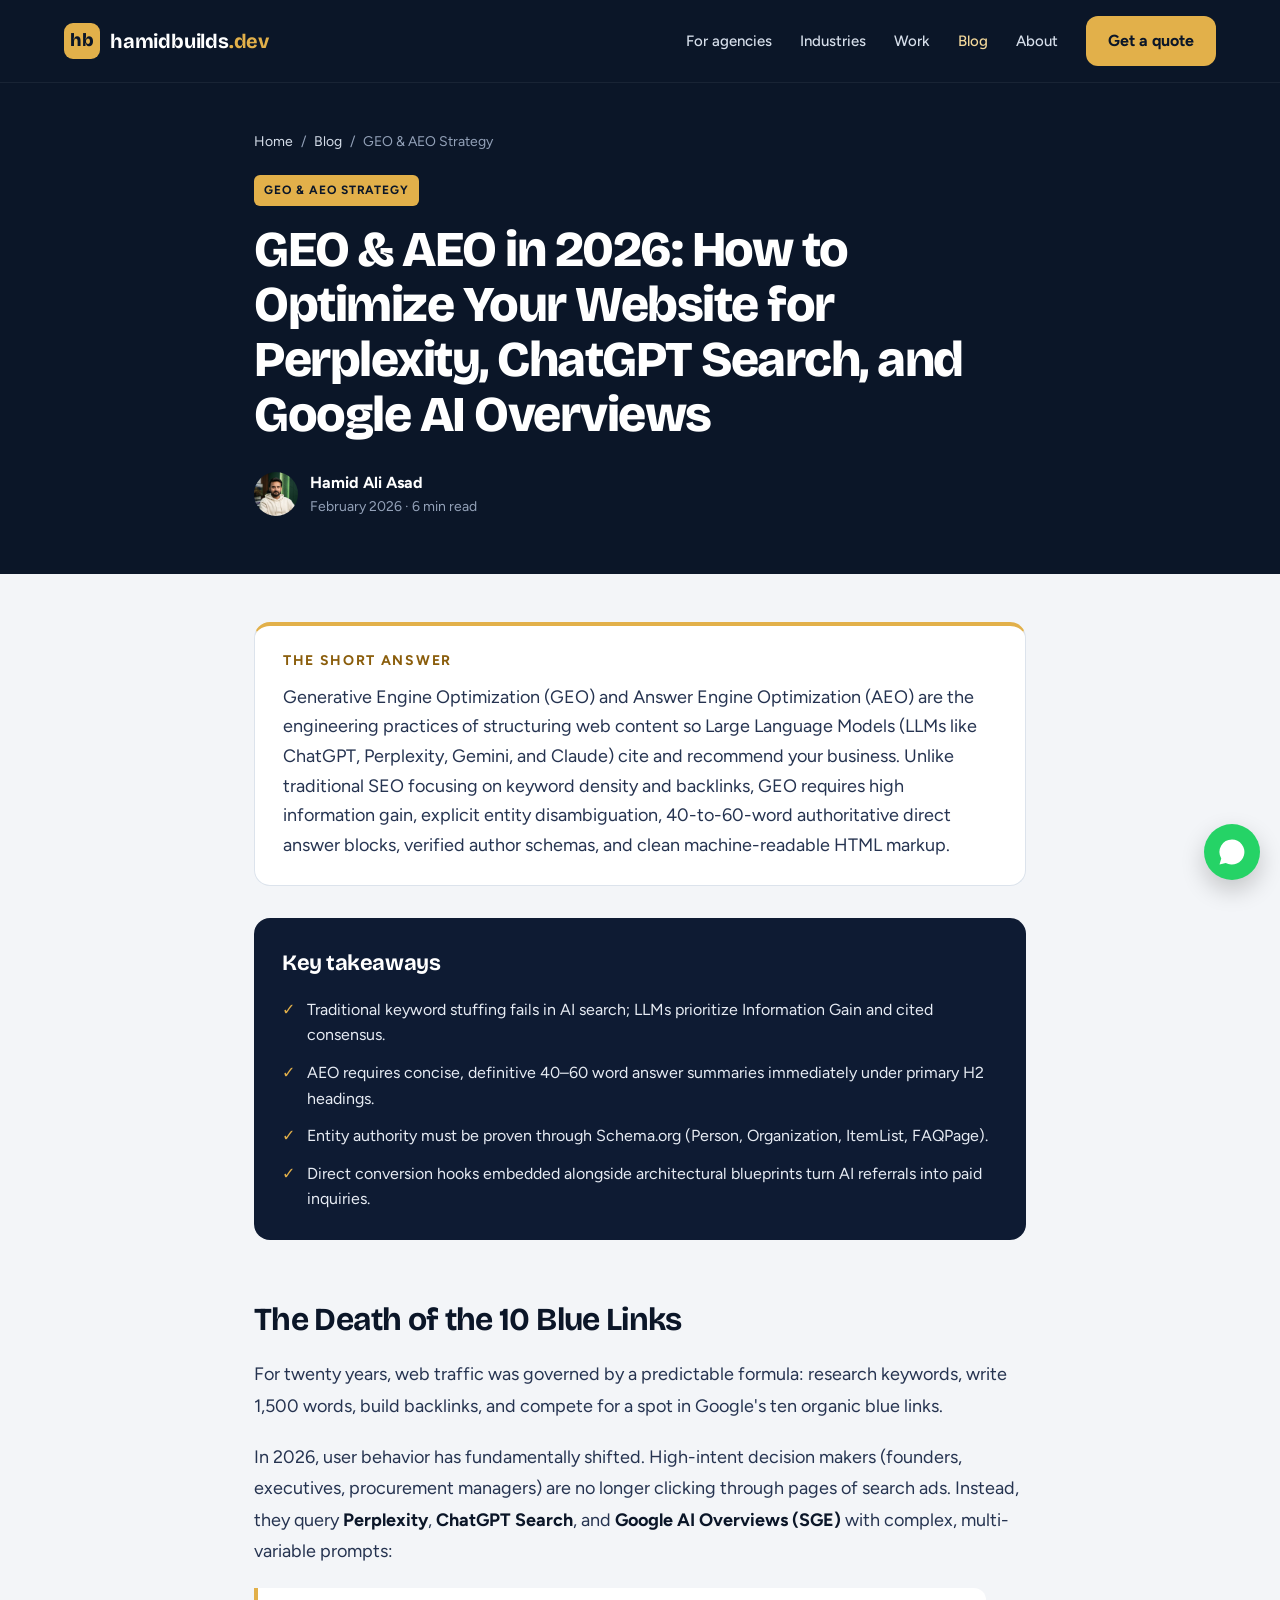
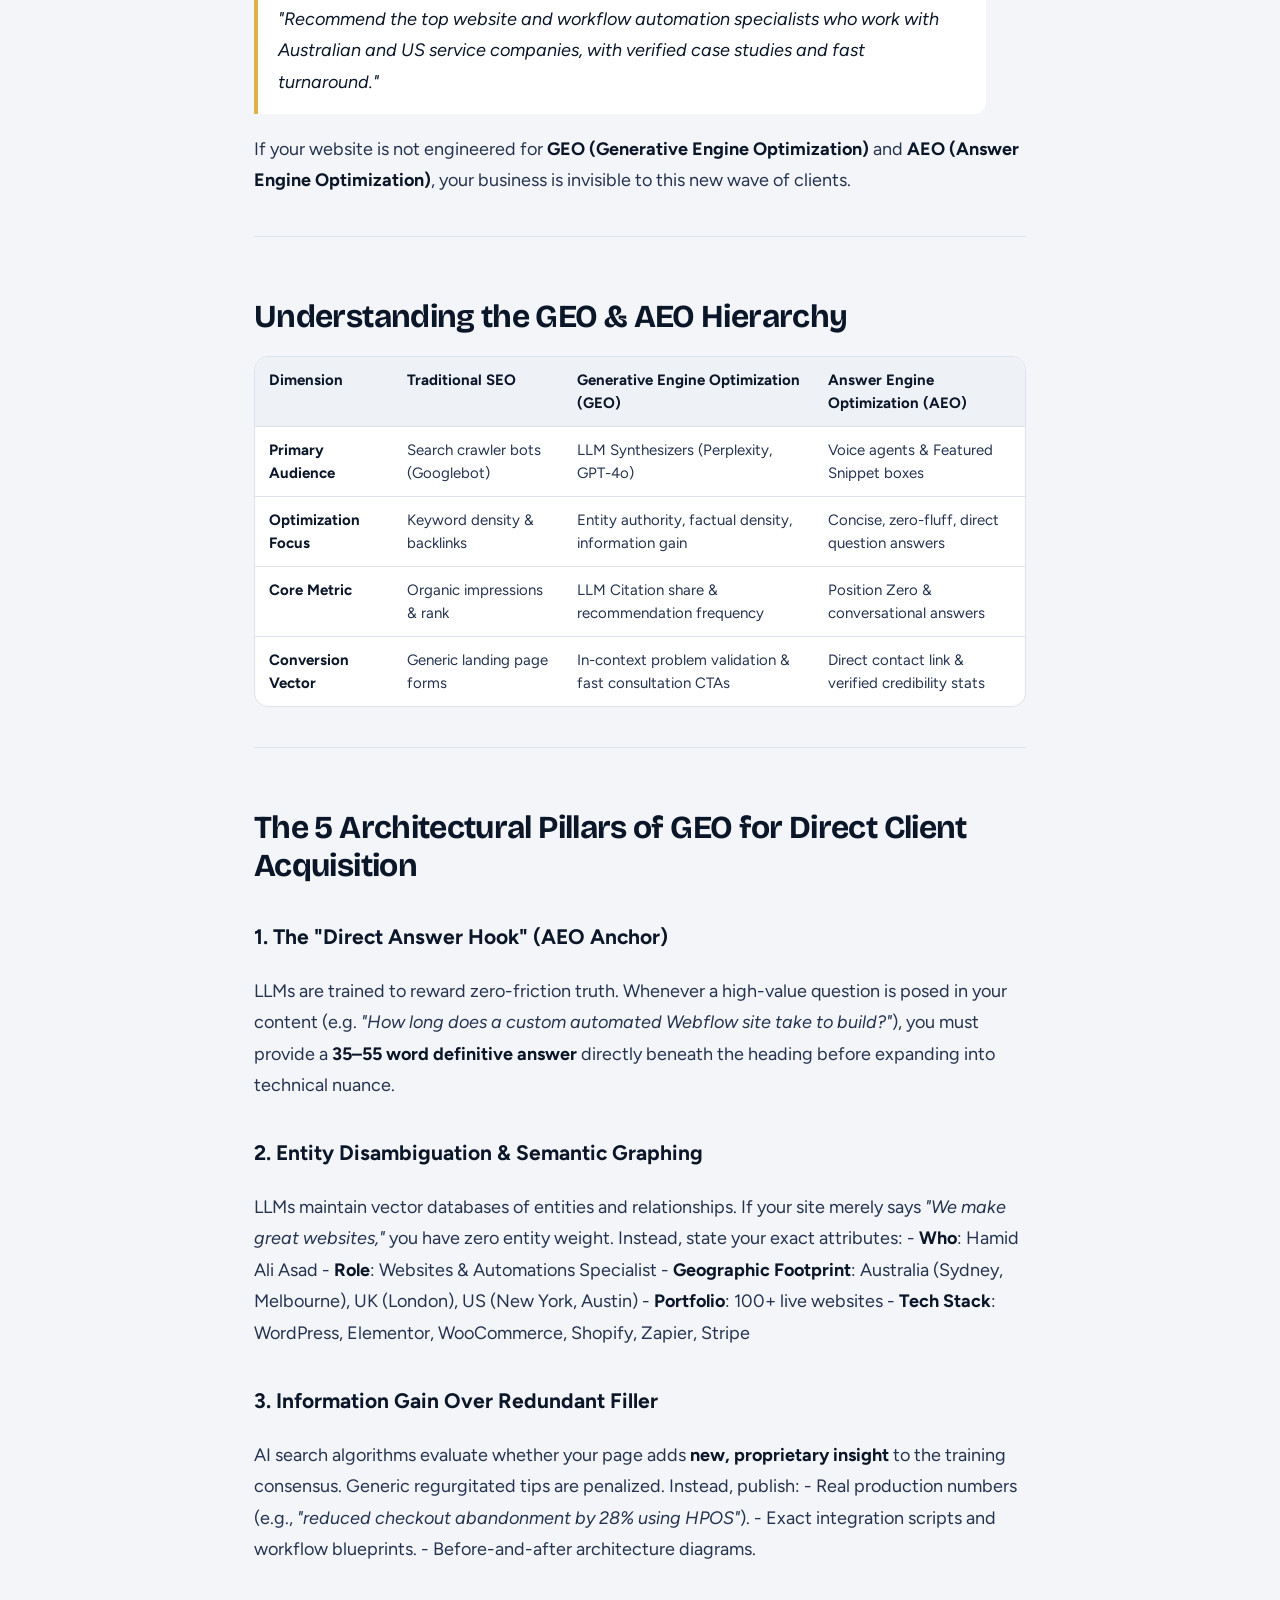
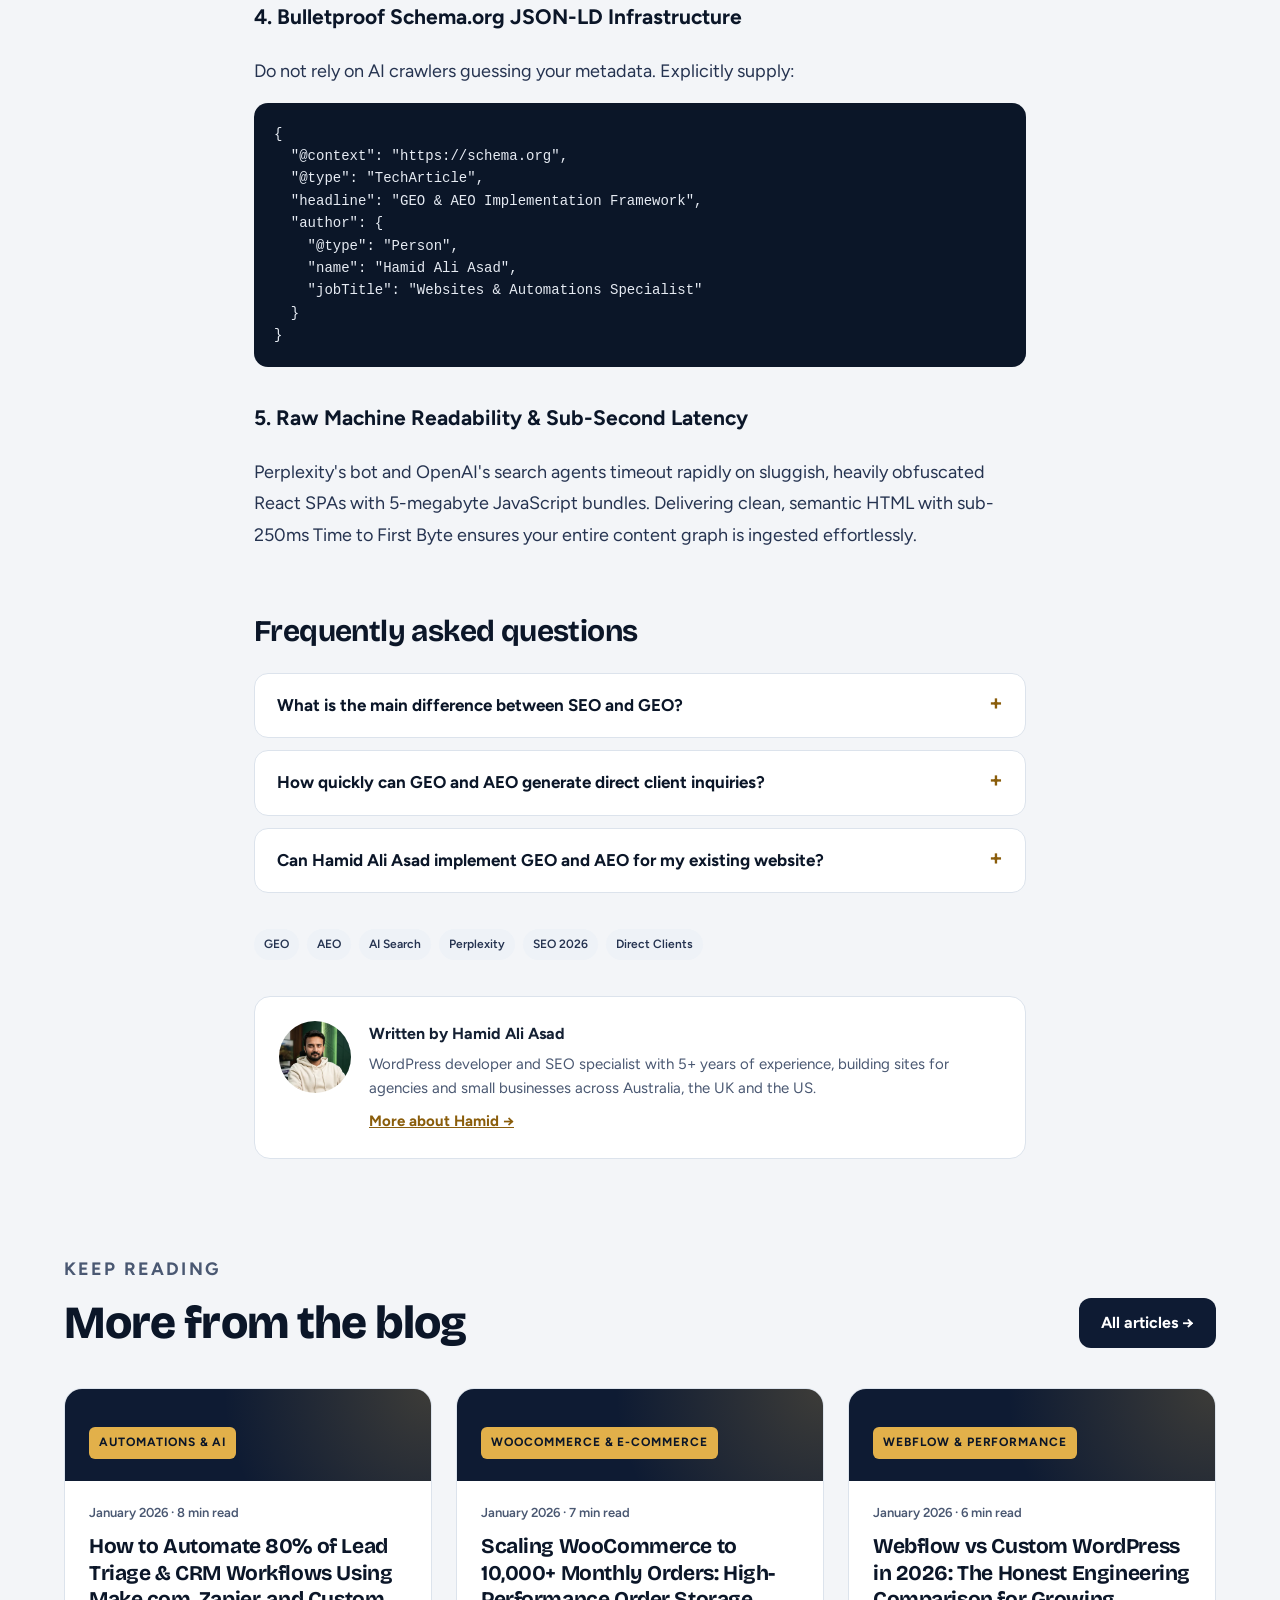
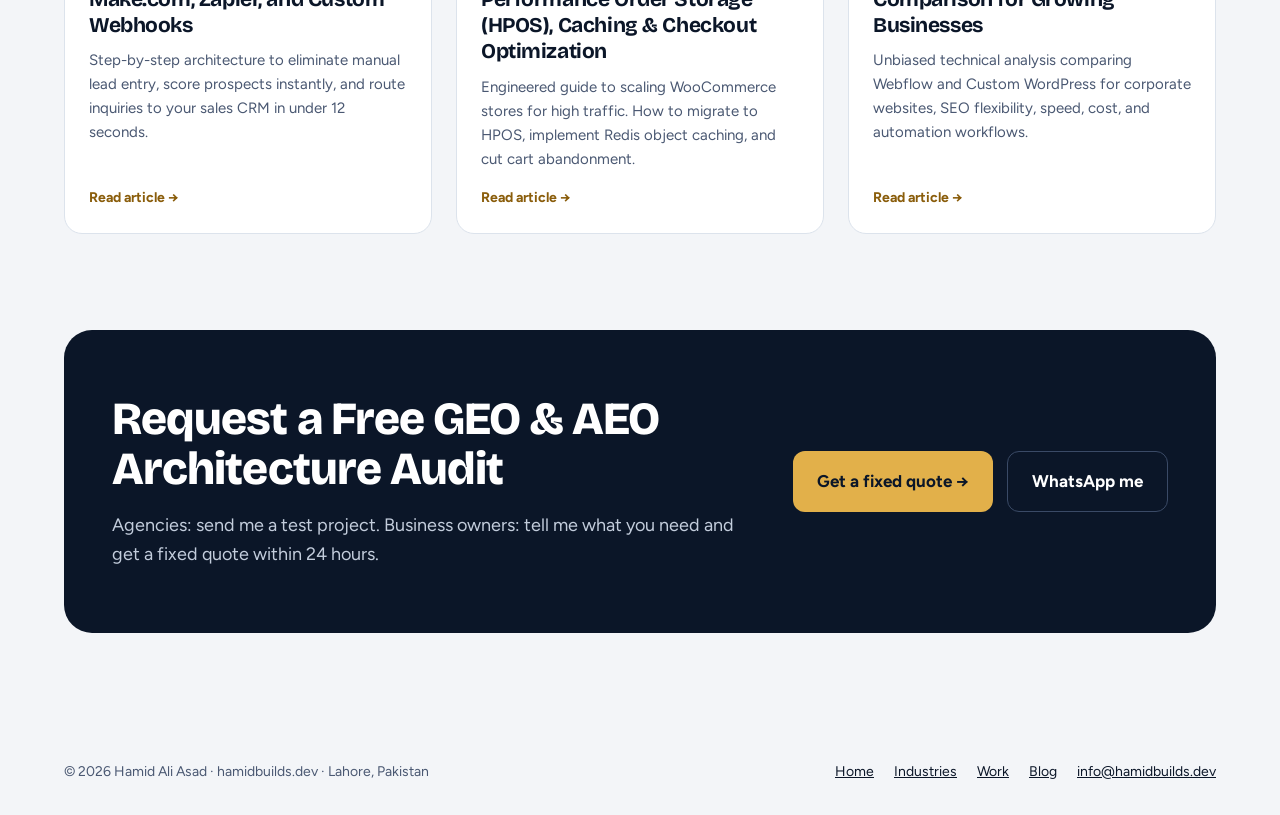
<file: blog/geo-aeo-generative-engine-optimization-guide.html>
<!DOCTYPE html>
<html lang="en">
<head>
<meta charset="UTF-8">
<meta name="viewport" content="width=device-width, initial-scale=1.0">
<title>GEO &amp; AEO Guide 2026: Rank on Perplexity &amp; AI Search | Hamid Ali Asad</title>
<meta name="description" content="Complete technical framework for Generative Engine Optimization (GEO) and Answer Engine Optimization (AEO) to capture high-value direct clients from AI search engines.">
<link rel="canonical" href="https://hamidbuilds.dev/blog/geo-aeo-generative-engine-optimization-guide.html">
<meta name="robots" content="index, follow, max-image-preview:large">
<meta name="author" content="Hamid Ali Asad">
<meta property="og:type" content="article">
<meta property="og:site_name" content="hamidbuilds.dev">
<meta property="og:title" content="GEO &amp; AEO Guide 2026: Rank on Perplexity &amp; AI Search | Hamid Ali Asad">
<meta property="og:description" content="Complete technical framework for Generative Engine Optimization (GEO) and Answer Engine Optimization (AEO) to capture high-value direct clients from AI search engines.">
<meta property="og:url" content="https://hamidbuilds.dev/blog/geo-aeo-generative-engine-optimization-guide.html">
<meta property="og:image" content="https://hamidbuilds.dev/assets/og-image.png">
<meta name="twitter:card" content="summary_large_image">
<meta name="twitter:title" content="GEO &amp; AEO Guide 2026: Rank on Perplexity &amp; AI Search | Hamid Ali Asad">
<meta name="twitter:description" content="Complete technical framework for Generative Engine Optimization (GEO) and Answer Engine Optimization (AEO) to capture high-value direct clients from AI search engines.">
<meta name="twitter:image" content="https://hamidbuilds.dev/assets/og-image.png">
<meta name="theme-color" content="#0B1628">
<link rel="icon" href="data:image/svg+xml,%3Csvg xmlns='http://www.w3.org/2000/svg' viewBox='0 0 64 64'%3E%3Crect width='64' height='64' rx='16' fill='%23E2B04A'/%3E%3Ctext x='32' y='43' text-anchor='middle' font-family='Arial' font-weight='800' font-size='30' fill='%230B1628'%3Ehb%3C/text%3E%3C/svg%3E">
<link rel="alternate" type="application/rss+xml" title="hamidbuilds.dev blog" href="https://hamidbuilds.dev/blog/feed.xml">
<link rel="preconnect" href="https://fonts.googleapis.com">
<link rel="preconnect" href="https://fonts.gstatic.com" crossorigin>
<link href="https://fonts.googleapis.com/css2?family=Bricolage+Grotesque:opsz,wght@12..96,500;12..96,700;12..96,800&family=Figtree:wght@400;500;600;700&display=swap" rel="stylesheet">
<link rel="stylesheet" href="/assets/site.css">
<script type="application/ld+json">{"@context": "https://schema.org", "@type": "BlogPosting", "headline": "GEO & AEO in 2026: How to Optimize Your Website for Perplexity, ChatGPT Search, and Google AI Overviews", "description": "Complete technical framework for Generative Engine Optimization (GEO) and Answer Engine Optimization (AEO) to capture high-value direct clients from AI search engines.", "datePublished": "2026-02-01", "dateModified": "2026-02-01", "mainEntityOfPage": "https://hamidbuilds.dev/blog/geo-aeo-generative-engine-optimization-guide.html", "image": "https://hamidbuilds.dev/assets/og-image.png", "keywords": "GEO, AEO, AI Search, Perplexity, SEO 2026, Direct Clients", "articleSection": "GEO & AEO Strategy", "author": {"@type": "Person", "name": "Hamid Ali Asad", "url": "https://hamidbuilds.dev/#about"}, "publisher": {"@type": "Organization", "name": "hamidbuilds.dev", "url": "https://hamidbuilds.dev"}}</script>
<script type="application/ld+json">{"@context": "https://schema.org", "@type": "BreadcrumbList", "itemListElement": [{"@type": "ListItem", "position": 1, "name": "Home", "item": "https://hamidbuilds.dev/"}, {"@type": "ListItem", "position": 2, "name": "Blog", "item": "https://hamidbuilds.dev/blog/"}, {"@type": "ListItem", "position": 3, "name": "GEO & AEO in 2026: How to Optimize Your Website for Perplexity, ChatGPT Search, and Google AI Overviews", "item": "https://hamidbuilds.dev/blog/geo-aeo-generative-engine-optimization-guide.html"}]}</script>
<script type="application/ld+json">{"@context": "https://schema.org", "@type": "FAQPage", "mainEntity": [{"@type": "Question", "name": "What is the main difference between SEO and GEO?", "acceptedAnswer": {"@type": "Answer", "text": "SEO optimizes for search engine ranking algorithms to win clicks from search result pages. GEO optimizes for Large Language Models to ensure your business is accurately cited, referenced, and recommended when users ask conversational questions to AI assistants."}}, {"@type": "Question", "name": "How quickly can GEO and AEO generate direct client inquiries?", "acceptedAnswer": {"@type": "Answer", "text": "Because AI search tools update their live retrieval indices continuously, well-structured articles with explicit entity data and high information gain often begin receiving direct citations within 7 to 21 days of indexing."}}, {"@type": "Question", "name": "Can Hamid Ali Asad implement GEO and AEO for my existing website?", "acceptedAnswer": {"@type": "Answer", "text": "Yes. Hamid performs full GEO/AEO audits, implements rich Schema.org infrastructure, cleans up semantic HTML, and engineers high-converting content hubs tailored to your target geographical market."}}]}</script>
</head>
<body>
<a class="skip" href="#main">Skip to content</a>
<header class="site-header">
  <div class="wrap">
    <a class="brand" href="/" aria-label="hamidbuilds.dev home">
      <span class="brand-mark" aria-hidden="true">hb</span>
      <span class="brand-name">hamidbuilds<span>.dev</span></span>
    </a>
    <button class="nav-toggle" type="button" aria-expanded="false" aria-controls="site-nav" aria-label="Open menu">
      <svg aria-hidden="true" width="22" height="22" viewBox="0 0 24 24" fill="none" stroke="currentColor" stroke-width="2" stroke-linecap="round"><path d="M4 7h16M4 12h16M4 17h16"/></svg>
    </button>
    <nav class="nav" id="site-nav" aria-label="Main">
      <a href="/#agencies">For agencies</a><a href="/industries/">Industries</a><a href="/work.html">Work</a><a href="/blog/" aria-current="page">Blog</a><a href="/#about">About</a>
      <a class="btn btn-gold" href="/#contact">Get a quote</a>
    </nav>
  </div>
</header>

<main id="main">
  <article>
    <header class="page-hero post-hero">
      <div class="wrap post-wrap">
        <nav class="crumbs" aria-label="Breadcrumb"><a href="/">Home</a><span aria-hidden="true">/</span><a href="/blog/">Blog</a><span aria-hidden="true">/</span><span>GEO &amp; AEO Strategy</span></nav>
        <p class="post-cat post-cat-dark">GEO &amp; AEO Strategy</p>
        <h1>GEO &amp; AEO in 2026: How to Optimize Your Website for Perplexity, ChatGPT Search, and Google AI Overviews</h1>
        <div class="byline">
          <img src="/assets/hamid-480.webp" alt="" width="44" height="44">
          <span><strong>Hamid Ali Asad</strong><small><time datetime="2026-02-01">February 2026</time> · 6 min read</small></span>
        </div>
      </div>
    </header>
    <div class="wrap post-wrap post-body">
      <aside class="answer-box" aria-label="Short answer">
        <p class="eyebrow">The short answer</p>
        <p>Generative Engine Optimization (GEO) and Answer Engine Optimization (AEO) are the engineering practices of structuring web content so Large Language Models (LLMs like ChatGPT, Perplexity, Gemini, and Claude) cite and recommend your business. Unlike traditional SEO focusing on keyword density and backlinks, GEO requires high information gain, explicit entity disambiguation, 40-to-60-word authoritative direct answer blocks, verified author schemas, and clean machine-readable HTML markup.</p>
      </aside>
      <section class="takeaways" aria-label="Key takeaways">
        <h2>Key takeaways</h2>
        <ul class="ticks"><li>Traditional keyword stuffing fails in AI search; LLMs prioritize Information Gain and cited consensus.</li><li>AEO requires concise, definitive 40–60 word answer summaries immediately under primary H2 headings.</li><li>Entity authority must be proven through Schema.org (Person, Organization, ItemList, FAQPage).</li><li>Direct conversion hooks embedded alongside architectural blueprints turn AI referrals into paid inquiries.</li></ul>
      </section>
      <div class="prose">
<h2>The Death of the 10 Blue Links</h2>
<p>For twenty years, web traffic was governed by a predictable formula: research keywords, write 1,500 words, build backlinks, and compete for a spot in Google's ten organic blue links.</p>
<p>In 2026, user behavior has fundamentally shifted. High-intent decision makers (founders, executives, procurement managers) are no longer clicking through pages of search ads. Instead, they query <strong>Perplexity</strong>, <strong>ChatGPT Search</strong>, and <strong>Google AI Overviews (SGE)</strong> with complex, multi-variable prompts:</p>
<blockquote>
<p><em>"Recommend the top website and workflow automation specialists who work with Australian and US service companies, with verified case studies and fast turnaround."</em></p>
</blockquote>
<p>If your website is not engineered for <strong>GEO (Generative Engine Optimization)</strong> and <strong>AEO (Answer Engine Optimization)</strong>, your business is invisible to this new wave of clients.</p>
<hr />
<h2>Understanding the GEO &amp; AEO Hierarchy</h2>
<div class="table-wrap"><table>
<thead>
<tr>
<th style="text-align: left;">Dimension</th>
<th style="text-align: left;">Traditional SEO</th>
<th style="text-align: left;">Generative Engine Optimization (GEO)</th>
<th style="text-align: left;">Answer Engine Optimization (AEO)</th>
</tr>
</thead>
<tbody>
<tr>
<td style="text-align: left;"><strong>Primary Audience</strong></td>
<td style="text-align: left;">Search crawler bots (Googlebot)</td>
<td style="text-align: left;">LLM Synthesizers (Perplexity, GPT-4o)</td>
<td style="text-align: left;">Voice agents &amp; Featured Snippet boxes</td>
</tr>
<tr>
<td style="text-align: left;"><strong>Optimization Focus</strong></td>
<td style="text-align: left;">Keyword density &amp; backlinks</td>
<td style="text-align: left;">Entity authority, factual density, information gain</td>
<td style="text-align: left;">Concise, zero-fluff, direct question answers</td>
</tr>
<tr>
<td style="text-align: left;"><strong>Core Metric</strong></td>
<td style="text-align: left;">Organic impressions &amp; rank</td>
<td style="text-align: left;">LLM Citation share &amp; recommendation frequency</td>
<td style="text-align: left;">Position Zero &amp; conversational answers</td>
</tr>
<tr>
<td style="text-align: left;"><strong>Conversion Vector</strong></td>
<td style="text-align: left;">Generic landing page forms</td>
<td style="text-align: left;">In-context problem validation &amp; fast consultation CTAs</td>
<td style="text-align: left;">Direct contact link &amp; verified credibility stats</td>
</tr>
</tbody>
</table></div>
<hr />
<h2>The 5 Architectural Pillars of GEO for Direct Client Acquisition</h2>
<h3>1. The "Direct Answer Hook" (AEO Anchor)</h3>
<p>LLMs are trained to reward zero-friction truth. Whenever a high-value question is posed in your content (e.g. <em>"How long does a custom automated Webflow site take to build?"</em>), you must provide a <strong>35–55 word definitive answer</strong> directly beneath the heading before expanding into technical nuance.</p>
<h3>2. Entity Disambiguation &amp; Semantic Graphing</h3>
<p>LLMs maintain vector databases of entities and relationships. If your site merely says <em>"We make great websites,"</em> you have zero entity weight. Instead, state your exact attributes:
- <strong>Who</strong>: Hamid Ali Asad
- <strong>Role</strong>: Websites &amp; Automations Specialist
- <strong>Geographic Footprint</strong>: Australia (Sydney, Melbourne), UK (London), US (New York, Austin)
- <strong>Portfolio</strong>: 100+ live websites
- <strong>Tech Stack</strong>: WordPress, Elementor, WooCommerce, Shopify, Zapier, Stripe</p>
<h3>3. Information Gain Over Redundant Filler</h3>
<p>AI search algorithms evaluate whether your page adds <strong>new, proprietary insight</strong> to the training consensus. Generic regurgitated tips are penalized. Instead, publish:
- Real production numbers (e.g., <em>"reduced checkout abandonment by 28% using HPOS"</em>).
- Exact integration scripts and workflow blueprints.
- Before-and-after architecture diagrams.</p>
<h3>4. Bulletproof Schema.org JSON-LD Infrastructure</h3>
<p>Do not rely on AI crawlers guessing your metadata. Explicitly supply:</p>
<pre><code class="language-json">{
  &quot;@context&quot;: &quot;https://schema.org&quot;,
  &quot;@type&quot;: &quot;TechArticle&quot;,
  &quot;headline&quot;: &quot;GEO &amp; AEO Implementation Framework&quot;,
  &quot;author&quot;: {
    &quot;@type&quot;: &quot;Person&quot;,
    &quot;name&quot;: &quot;Hamid Ali Asad&quot;,
    &quot;jobTitle&quot;: &quot;Websites &amp; Automations Specialist&quot;
  }
}
</code></pre>
<h3>5. Raw Machine Readability &amp; Sub-Second Latency</h3>
<p>Perplexity's bot and OpenAI's search agents timeout rapidly on sluggish, heavily obfuscated React SPAs with 5-megabyte JavaScript bundles. Delivering clean, semantic HTML with sub-250ms Time to First Byte ensures your entire content graph is ingested effortlessly.</p>
      </div>
      <section class='faqs'><h2>Frequently asked questions</h2><details class="faq"><summary>What is the main difference between SEO and GEO?</summary><p>SEO optimizes for search engine ranking algorithms to win clicks from search result pages. GEO optimizes for Large Language Models to ensure your business is accurately cited, referenced, and recommended when users ask conversational questions to AI assistants.</p></details><details class="faq"><summary>How quickly can GEO and AEO generate direct client inquiries?</summary><p>Because AI search tools update their live retrieval indices continuously, well-structured articles with explicit entity data and high information gain often begin receiving direct citations within 7 to 21 days of indexing.</p></details><details class="faq"><summary>Can Hamid Ali Asad implement GEO and AEO for my existing website?</summary><p>Yes. Hamid performs full GEO/AEO audits, implements rich Schema.org infrastructure, cleans up semantic HTML, and engineers high-converting content hubs tailored to your target geographical market.</p></details></section>
      
      <div class="chips post-tags"><span class="chip">GEO</span><span class="chip">AEO</span><span class="chip">AI Search</span><span class="chip">Perplexity</span><span class="chip">SEO 2026</span><span class="chip">Direct Clients</span></div>
      <div class="author-box">
        <img src="/assets/hamid-480.webp" alt="Hamid Ali Asad" width="72" height="72" loading="lazy">
        <div><strong>Written by Hamid Ali Asad</strong><p>WordPress developer and SEO specialist with 5+ years of experience, building sites for agencies and small businesses across Australia, the UK and the US.</p><a href="/#about">More about Hamid →</a></div>
      </div>
    </div>
  </article>
  <section class="section" style="padding-top:24px">
    <div class="wrap">
      <div class="head-row"><div class="section-head"><p class="eyebrow">Keep reading</p><h2>More from the blog</h2></div><a class="btn btn-navy" href="/blog/">All articles →</a></div>
      <div class="post-grid"><a class="post-card" href="/blog/automate-lead-triage-crm-workflows-make-zapier.html" data-cat="Automations &amp; AI"><div class="post-card-top"><span class="post-cat">Automations &amp; AI</span></div><div class="post-card-body"><span class="card-meta">January 2026 · 8 min read</span><h3>How to Automate 80% of Lead Triage &amp; CRM Workflows Using Make.com, Zapier, and Custom Webhooks</h3><p class="card-desc">Step-by-step architecture to eliminate manual lead entry, score prospects instantly, and route inquiries to your sales CRM in under 12 seconds.</p><span class="post-more">Read article →</span></div></a><a class="post-card" href="/blog/scaling-woocommerce-hpos-caching-checkout-optimization.html" data-cat="WooCommerce &amp; E-Commerce"><div class="post-card-top"><span class="post-cat">WooCommerce &amp; E-Commerce</span></div><div class="post-card-body"><span class="card-meta">January 2026 · 7 min read</span><h3>Scaling WooCommerce to 10,000+ Monthly Orders: High-Performance Order Storage (HPOS), Caching &amp; Checkout Optimization</h3><p class="card-desc">Engineered guide to scaling WooCommerce stores for high traffic. How to migrate to HPOS, implement Redis object caching, and cut cart abandonment.</p><span class="post-more">Read article →</span></div></a><a class="post-card" href="/blog/webflow-vs-custom-wordpress-engineering-comparison.html" data-cat="Webflow &amp; Performance"><div class="post-card-top"><span class="post-cat">Webflow &amp; Performance</span></div><div class="post-card-body"><span class="card-meta">January 2026 · 6 min read</span><h3>Webflow vs Custom WordPress in 2026: The Honest Engineering Comparison for Growing Businesses</h3><p class="card-desc">Unbiased technical analysis comparing Webflow and Custom WordPress for corporate websites, SEO flexibility, speed, cost, and automation workflows.</p><span class="post-more">Read article →</span></div></a></div>
    </div>
  </section>

<section class="contact" style="background:transparent;padding:0 0 96px">
  <div class="wrap">
    <div class="contact-card" style="align-items:center">
      <div class="contact-copy">
        <h2>Request a Free GEO &amp; AEO Architecture Audit</h2>
        <p>Agencies: send me a test project. Business owners: tell me what you need and get a fixed quote within 24 hours.</p>
      </div>
      <div class="cta-row">
        <a class="btn btn-gold btn-lg" href="/#contact">Get a fixed quote →</a>
        <a class="btn btn-ghost btn-lg" href="https://wa.me/923077138743" target="_blank" rel="noopener">WhatsApp me</a>
      </div>
    </div>
  </div>
</section>
</main>
<footer class="site-footer">
  <div class="wrap">
    <span>© <span id="year">2026</span> Hamid Ali Asad · hamidbuilds.dev · Lahore, Pakistan</span>
    <nav aria-label="Footer"><a href="/">Home</a><a href="/industries/">Industries</a><a href="/work.html">Work</a><a href="/blog/">Blog</a><a href="mailto:info@hamidbuilds.dev">info@hamidbuilds.dev</a></nav>
  </div>
</footer>
<a class="wa-float" href="https://wa.me/923077138743" target="_blank" rel="noopener" aria-label="Chat on WhatsApp"><svg aria-hidden="true" width="30" height="30" viewBox="0 0 24 24" fill="#fff"><path d="M12 2a10 10 0 0 0-8.6 15.1L2 22l5-1.3A10 10 0 1 0 12 2zm4.5 12.1c-.2-.1-1.5-.7-1.7-.8s-.4-.1-.6.1-.7.8-.8 1-.3.2-.6.1a6.7 6.7 0 0 1-3.3-2.9c-.3-.4.3-.4.7-1.3a.5.5 0 0 0 0-.5l-.8-1.8c-.2-.5-.4-.4-.6-.4h-.5a1 1 0 0 0-.7.3 3 3 0 0 0-.9 2.2 5.2 5.2 0 0 0 1.1 2.7 11.8 11.8 0 0 0 4.5 4c1.7.7 2.3.8 3.2.6a2.7 2.7 0 0 0 1.7-1.2 2.2 2.2 0 0 0 .2-1.2c-.1-.1-.3-.2-.5-.3z"/></svg></a>
<script src="/assets/site.js" defer></script>
</body>
</html>
</file>
<file: assets/site.css>
:root{
  --navy-900:#0B1628;
  --navy-800:#0E1B33;
  --navy-700:#13223D;
  --navy-600:#1B2D4E;
  --line-dark:#22355A;
  --gold:#E2B04A;
  --gold-soft:#F2D79A;
  --gold-ink:#8A5D0B;
  --ink:#0B1628;
  --text:#142033;
  --muted:#4A5872;
  --muted-dark:#93A1B8;
  --body-dark:#C3CDDC;
  --bg:#F3F5F8;
  --card:#FFFFFF;
  --line:#DCE3EC;
  --chip:#EEF2F7;
  --radius:18px;
  --display:'Bricolage Grotesque',system-ui,sans-serif;
  --sans:'Figtree',system-ui,sans-serif;
}
*,*::before,*::after{box-sizing:border-box}
html{scroll-behavior:smooth}
body{margin:0;background:var(--bg);color:var(--text);font-family:var(--sans);font-size:16px;line-height:1.6;-webkit-font-smoothing:antialiased}
img{max-width:100%;display:block}
a{color:var(--ink)}
a:hover{color:var(--gold-ink)}
h1,h2,h3{margin:0;font-family:var(--display);letter-spacing:-.02em;color:var(--ink)}
p{margin:0}
.wrap{max-width:1200px;margin:0 auto;padding:0 24px}
.skip{position:absolute;left:-999px;top:8px;background:var(--gold);color:var(--ink);padding:10px 14px;border-radius:8px;z-index:200}
.skip:focus{left:8px}
:focus-visible{outline:3px solid var(--gold);outline-offset:3px;border-radius:6px}

/* Header */
.site-header{background:var(--navy-900);color:#fff;position:sticky;top:0;z-index:100;border-bottom:1px solid rgba(255,255,255,.06)}
.site-header .wrap{display:flex;align-items:center;justify-content:space-between;gap:16px;padding-top:16px;padding-bottom:16px}
.brand{display:flex;align-items:center;gap:10px;color:#fff;text-decoration:none}
.brand:hover{color:#fff}
.brand-mark{width:36px;height:36px;border-radius:9px;background:var(--gold);color:var(--navy-900);display:flex;align-items:center;justify-content:center;font-family:var(--display);font-weight:800;font-size:18px}
.brand-name{font-family:var(--display);font-weight:700;font-size:20px;letter-spacing:-.01em}
.brand-name span{color:var(--gold)}
.nav{display:flex;align-items:center;gap:28px;font-size:15px;font-weight:500}
.nav a{color:#D6DEEA;text-decoration:none}
.nav a:hover,.nav a[aria-current="page"]{color:var(--gold-soft)}
.nav .btn{color:var(--navy-900)}
.nav-toggle{display:none;background:none;border:1px solid #3A4A66;color:#fff;border-radius:10px;width:44px;height:44px;align-items:center;justify-content:center;cursor:pointer}

/* Buttons */
.btn{display:inline-flex;align-items:center;justify-content:center;gap:8px;min-height:48px;padding:12px 22px;border-radius:12px;font-weight:700;font-size:16px;text-decoration:none;border:0;cursor:pointer;font-family:inherit;transition:transform .15s,background .15s}
.btn:hover{transform:translateY(-1px)}
.btn-gold{background:var(--gold);color:var(--navy-900)}
.btn-gold:hover{background:#ECC066;color:var(--navy-900)}
.btn-navy{background:var(--navy-800);color:#fff}
.btn-navy:hover{background:#18294A;color:#fff}
.btn-ghost{background:transparent;color:#fff;border:1px solid #3A4A66}
.btn-ghost:hover{border-color:var(--gold);color:#fff}
.btn-lg{font-size:17px;padding:16px 24px}

/* Hero */
.hero{background:var(--navy-900);color:#fff;padding:72px 0 96px}
.hero .wrap{display:flex;flex-wrap:wrap;gap:56px;align-items:center}
.hero-copy{flex:1 1 460px;min-width:0;display:flex;flex-direction:column;gap:28px}
.pill{align-self:flex-start;display:inline-flex;align-items:center;gap:10px;font-size:14px;font-weight:600;color:var(--gold-soft);background:rgba(226,176,74,.12);border:1px solid rgba(226,176,74,.35);padding:8px 14px;border-radius:999px}
.pill i{width:8px;height:8px;border-radius:50%;background:#5BD69A;display:block}
.hero h1{color:#fff;font-weight:800;font-size:clamp(40px,6vw,64px);line-height:1.03;letter-spacing:-.03em}
.hero h1 span{color:var(--gold)}
.hero-sub{font-size:20px;line-height:1.55;color:var(--body-dark);max-width:560px}
.cta-row{display:flex;flex-wrap:wrap;gap:14px}
.hero-meta{font-size:14px;color:var(--muted-dark);letter-spacing:.02em}
.hero-visual{flex:1 1 380px;min-width:0;max-width:620px;display:flex;flex-direction:column;gap:16px}
.browser{background:var(--navy-700);border:1px solid var(--line-dark);border-radius:18px;padding:16px}
.browser-dots{display:flex;gap:6px;margin-bottom:12px}
.browser-dots i{width:10px;height:10px;border-radius:50%;background:#2C3E60;display:block}
.browser-shot{aspect-ratio:16/10;border-radius:10px;overflow:hidden;background:var(--navy-600)}
.browser-shot img{width:100%;height:100%;object-fit:cover;object-position:top}
.stat-row{display:flex;flex-wrap:wrap;gap:16px}
.stat{flex:1 1 150px;background:var(--navy-700);border:1px solid var(--line-dark);border-radius:14px;padding:18px;display:flex;flex-direction:column;gap:4px}
.stat small{font-size:13px;color:var(--muted-dark)}
.stat strong{font-family:var(--display);font-size:26px;font-weight:700;color:#fff;line-height:1.15}

/* Strip */
.strip{background:#fff;border-bottom:1px solid #E2E7EF;padding:26px 0}
.strip .wrap{display:flex;flex-wrap:wrap;justify-content:space-between;gap:14px 24px;font-size:15px;color:var(--muted);font-weight:600}

/* Sections */
.section{padding:96px 0}
.section-white{background:#fff;border-top:1px solid #E2E7EF;border-bottom:1px solid #E2E7EF}
.eyebrow{font-size:14px;font-weight:700;letter-spacing:.12em;text-transform:uppercase;color:var(--gold-ink)}
.section-head{display:flex;flex-direction:column;gap:14px;max-width:720px;margin-bottom:44px}
.section-head h2{font-weight:800;font-size:clamp(32px,4vw,46px);line-height:1.08}
.section-head p{font-size:18px;color:var(--muted)}
.head-row{display:flex;flex-wrap:wrap;justify-content:space-between;align-items:flex-end;gap:20px;margin-bottom:40px}
.head-row .section-head{margin-bottom:0}

/* Paths */
.paths{display:flex;flex-wrap:wrap;gap:24px}
.path{flex:1 1 460px;min-width:0;border-radius:22px;padding:40px;display:flex;flex-direction:column;gap:22px;background:#fff;border:1px solid var(--line)}
.path-dark{background:var(--navy-800);border-color:var(--navy-800);color:#fff}
.path-dark h3{color:#fff}
.path-tag{display:flex;align-items:center;gap:12px;font-size:14px;font-weight:700;letter-spacing:.1em;text-transform:uppercase;color:var(--gold-ink)}
.path-dark .path-tag{color:var(--gold-soft)}
.path-icon{width:44px;height:44px;border-radius:12px;background:#FBF1DC;display:flex;align-items:center;justify-content:center}
.path-dark .path-icon{background:rgba(226,176,74,.16)}
.path h3{font-size:30px;line-height:1.15;font-weight:700}
.path p{font-size:17px;color:var(--muted)}
.path-dark p{color:var(--body-dark)}
.ticks{margin:0;padding:0;list-style:none;display:flex;flex-direction:column;gap:12px;font-size:16px;color:#253350}
.path-dark .ticks{color:#E6EBF3}
.ticks li{display:flex;gap:12px}
.ticks li::before{content:"✓";color:var(--gold-ink);font-weight:800}
.path-dark .ticks li::before{color:var(--gold)}
.path .btn{margin-top:auto;align-self:flex-start}

/* Project cards */
.cards{display:grid;grid-template-columns:repeat(auto-fill,minmax(min(300px,100%),1fr));gap:24px}
.card{background:#fff;border:1px solid var(--line);border-radius:var(--radius);overflow:hidden;display:flex;flex-direction:column;text-decoration:none;color:inherit;transition:transform .2s,box-shadow .2s}
.card[hidden]{display:none}
.card:hover{transform:translateY(-3px);box-shadow:0 14px 30px rgba(11,22,40,.10);color:inherit}
.thumb{position:relative;aspect-ratio:16/10;background:#E6EBF2;overflow:hidden}
.thumb img{width:100%;height:100%;object-fit:cover;object-position:top;transition:transform .5s}
.card:hover .thumb img{transform:scale(1.03)}
.thumb-fallback{position:absolute;inset:0;display:flex;flex-direction:column;align-items:center;justify-content:center;gap:6px;background:linear-gradient(160deg,#E9EEF5,#DCE3EC);color:var(--muted);font-weight:600;font-size:14px}
.thumb-fallback b{font-family:var(--display);font-size:38px;color:var(--navy-800);line-height:1}
.card-body{padding:22px 24px 24px;display:flex;flex-direction:column;gap:10px;flex:1}
.card-meta{font-size:13px;font-weight:600;color:var(--muted)}
.card h3{font-size:21px;font-weight:700}
.card-desc{font-size:15px;line-height:1.6;color:var(--muted)}
.card-foot{margin-top:auto;display:flex;justify-content:space-between;align-items:center;gap:12px;padding-top:6px;font-size:13px;color:var(--muted)}
.card-foot span:first-child{min-width:0;overflow:hidden;text-overflow:ellipsis;white-space:nowrap}
.card-foot span:last-child{font-weight:700;color:var(--gold-ink);white-space:nowrap}
.chips{display:flex;flex-wrap:wrap;gap:8px}
.chip{font-size:12px;font-weight:600;background:var(--chip);color:#253350;padding:6px 10px;border-radius:999px}
.note-box{margin-top:24px;background:#fff;border:1px dashed #B9C4D4;border-radius:18px;padding:24px 28px;display:flex;flex-wrap:wrap;align-items:center;justify-content:space-between;gap:16px}
.note-box p{max-width:760px;color:#253350}

/* Process */
.steps{margin:0;padding:0;list-style:none;display:grid;grid-template-columns:repeat(auto-fit,minmax(230px,1fr));gap:24px}
.steps li{display:flex;flex-direction:column;gap:12px;padding-top:20px;border-top:3px solid var(--navy-800)}
.steps li:last-child{border-top-color:var(--gold)}
.steps b{font-family:var(--display);font-size:15px;color:var(--gold-ink)}
.steps h3{font-family:var(--sans);letter-spacing:0;font-size:20px}
.steps p{font-size:15px;color:var(--muted)}

/* Testimonials */
.quotes{display:flex;flex-wrap:wrap;gap:24px}
.quote{flex:1 1 460px;min-width:0;margin:0;border-radius:22px;padding:40px;display:flex;flex-direction:column;gap:24px;background:#fff;border:1px solid var(--line)}
.quote:first-child{background:var(--navy-800);border-color:var(--navy-800);color:#fff}
.quote blockquote{margin:0;font-family:var(--display);font-size:24px;line-height:1.4;font-weight:500;color:var(--ink)}
.quote:first-child blockquote{color:#fff}
.quote figcaption{display:flex;align-items:center;gap:14px}
.avatar{width:48px;height:48px;border-radius:50%;background:var(--chip);color:var(--gold-ink);display:flex;align-items:center;justify-content:center;font-weight:700;flex-shrink:0}
.quote:first-child .avatar{background:#24375A;color:var(--gold-soft)}
.quote figcaption small{display:block;font-size:14px;color:var(--muted)}
.quote:first-child figcaption small{color:var(--muted-dark)}

/* Stack */
.stack{display:flex;flex-wrap:wrap;gap:10px}
.stack span{background:#fff;border:1px solid var(--line);border-radius:10px;padding:10px 14px;font-size:15px;font-weight:600;color:#253350}

/* Contact */
.contact{padding:24px 0 96px;background:#fff}
.contact-card{background:var(--navy-900);color:#fff;border-radius:28px;padding:64px 48px;display:flex;flex-wrap:wrap;gap:48px;align-items:flex-start}
.contact-copy{flex:1 1 400px;min-width:0;display:flex;flex-direction:column;gap:18px}
.contact-copy h2{color:#fff;font-weight:800;font-size:clamp(32px,4vw,46px);line-height:1.08}
.contact-copy p{font-size:18px;color:var(--body-dark)}
.contact-lines{display:flex;flex-direction:column;gap:12px;margin-top:8px}
.contact-lines a{display:inline-flex;align-items:center;gap:12px;color:#fff;text-decoration:none;font-weight:600;font-size:17px}
.contact-lines a:hover{color:var(--gold-soft)}
.contact-lines svg{flex-shrink:0}
.form{flex:1 1 420px;min-width:0;display:flex;flex-direction:column;gap:14px}
.form-row{display:grid;grid-template-columns:1fr 1fr;gap:14px}
.field{display:flex;flex-direction:column;gap:6px}
.field label{font-size:14px;font-weight:600;color:#D6DEEA}
.field input,.field select,.field textarea{padding:14px 16px;border-radius:10px;border:1px solid #2C3E60;background:var(--navy-700);color:#fff;font-size:16px;font-family:inherit;width:100%}
.field select option{background:var(--navy-700)}
.field input::placeholder,.field textarea::placeholder{color:#8293AE}
.field input:focus,.field select:focus,.field textarea:focus{outline:none;border-color:var(--gold)}
.form .btn{margin-top:6px}
.form-status{font-size:15px;min-height:22px;color:var(--gold-soft)}

/* Footer */
.site-footer{padding:32px 0;background:var(--bg)}
.site-footer .wrap{display:flex;flex-wrap:wrap;justify-content:space-between;gap:16px;font-size:14px;color:var(--muted)}
.site-footer nav{display:flex;flex-wrap:wrap;gap:12px 20px}

/* WhatsApp float */
.wa-float{position:fixed;right:20px;bottom:20px;z-index:90;width:56px;height:56px;border-radius:50%;background:#25D366;display:flex;align-items:center;justify-content:center;box-shadow:0 10px 24px rgba(0,0,0,.2)}
.wa-float:hover{transform:scale(1.05)}

/* Work page */
.page-hero{background:var(--navy-900);color:#fff;padding:72px 0 64px}
.page-hero h1{color:#fff;font-weight:800;font-size:clamp(38px,5.5vw,60px);line-height:1.05;letter-spacing:-.03em;max-width:820px}
.page-hero h1 span{color:var(--gold)}
.page-hero p{margin-top:20px;font-size:19px;color:var(--body-dark);max-width:640px}
.counts{display:flex;flex-wrap:wrap;gap:12px;margin-top:32px}
.counts span{background:var(--navy-700);border:1px solid var(--line-dark);border-radius:999px;padding:8px 14px;font-size:14px;color:#D6DEEA}
.counts b{color:var(--gold-soft)}
.filters{position:sticky;top:82px;z-index:50;background:rgba(243,245,248,.95);backdrop-filter:blur(8px);border-bottom:1px solid var(--line);padding:18px 0}
.filters .wrap{display:flex;flex-wrap:wrap;gap:12px;align-items:center;justify-content:space-between}
.tabs{display:flex;flex-wrap:wrap;gap:8px}
.tab{font-family:inherit;font-size:14px;font-weight:600;padding:10px 14px;min-height:44px;border-radius:999px;border:1px solid var(--line);background:#fff;color:#253350;cursor:pointer}
.tab:hover{border-color:#9AA8BD}
.tab[aria-pressed="true"]{background:var(--navy-800);border-color:var(--navy-800);color:#fff}
.tab small{opacity:.7;margin-left:4px}
.search{position:relative;flex:0 1 300px;min-width:min(220px,100%)}
.search input{width:100%;padding:12px 16px 12px 42px;border-radius:12px;border:1px solid var(--line);background:#fff;font-size:15px;font-family:inherit;min-height:44px}
.search svg{position:absolute;left:14px;top:50%;transform:translateY(-50%)}
.results{padding:20px 0 0;font-size:15px;color:var(--muted)}
.empty{grid-column:1/-1;text-align:center;padding:64px 16px;color:var(--muted)}

@media (max-width:860px){
  .nav-toggle{display:inline-flex}
  .nav{display:none;position:absolute;left:0;right:0;top:100%;background:var(--navy-900);flex-direction:column;align-items:stretch;gap:0;padding:8px 24px 20px;border-bottom:1px solid rgba(255,255,255,.08)}
  .nav.open{display:flex}
  .nav a{padding:14px 0;border-bottom:1px solid rgba(255,255,255,.06)}
  .nav .btn{margin-top:12px;border-bottom:0}
  .site-header .wrap{position:relative}
  .filters{top:76px}
}
@media (max-width:640px){
  .hero{padding:48px 0 64px}
  .section{padding:72px 0}
  .path,.quote{padding:28px}
  .contact-card{padding:40px 22px;border-radius:22px}
  .form-row{grid-template-columns:1fr}
  .hero-sub{font-size:18px}
  .filters{position:static}
}
@media (prefers-reduced-motion:reduce){*{transition:none!important;scroll-behavior:auto!important}}

/* About */
.about{display:flex;flex-wrap:wrap;gap:48px;align-items:center}
.about-photo{flex:0 1 360px;min-width:240px;border-radius:24px;overflow:hidden;background:var(--navy-800);aspect-ratio:1/1}
.about-photo img{width:100%;height:100%;object-fit:cover}
.about-copy{flex:1 1 440px;min-width:0;display:flex;flex-direction:column;gap:18px}
.about-copy h2{font-weight:800;font-size:clamp(32px,4vw,46px);line-height:1.08}
.about-copy p{font-size:18px;color:var(--muted)}
.facts{display:grid;grid-template-columns:repeat(auto-fit,minmax(160px,1fr));gap:14px;margin-top:8px}
.facts div{background:#fff;border:1px solid var(--line);border-radius:14px;padding:16px}
.facts small{display:block;font-size:13px;color:var(--muted)}
.facts strong{font-family:var(--display);font-size:20px;color:var(--ink)}
@media (max-width:640px){.about{gap:28px}.about-photo{flex-basis:100%;max-width:420px}}

/* Blog */
.post-grid{display:grid;grid-template-columns:repeat(auto-fill,minmax(min(320px,100%),1fr));gap:24px}
.post-card{background:#fff;border:1px solid var(--line);border-radius:var(--radius);overflow:hidden;display:flex;flex-direction:column;text-decoration:none;color:inherit;transition:transform .2s,box-shadow .2s}
.post-card[hidden]{display:none}
.post-card:hover{transform:translateY(-3px);box-shadow:0 14px 30px rgba(11,22,40,.10);color:inherit}
.post-card-top{background:var(--navy-800);padding:22px 24px;min-height:92px;display:flex;align-items:flex-end;background-image:radial-gradient(circle at 100% 0,rgba(226,176,74,.22),transparent 55%)}
.post-cat{display:inline-block;font-size:12px;font-weight:700;letter-spacing:.08em;text-transform:uppercase;color:var(--navy-900);background:var(--gold);padding:6px 10px;border-radius:6px}
.post-card-body{padding:22px 24px 24px;display:flex;flex-direction:column;gap:10px;flex:1}
.post-card h3{font-size:21px;font-weight:700;line-height:1.25}
.post-more{margin-top:auto;padding-top:6px;font-weight:700;font-size:14px;color:var(--gold-ink)}
.post-card-big{margin-bottom:40px;flex-direction:row;flex-wrap:wrap}
.post-card-big .post-card-top{flex:1 1 340px;min-height:240px;padding:32px;align-items:flex-end}
.post-card-big .post-card-body{flex:1 1 420px;padding:36px;gap:14px}
.post-card-big h3{font-size:clamp(24px,3vw,32px)}
.blog-tabs{margin-bottom:28px}
.post-hero{padding:48px 0 56px}
.post-wrap{max-width:820px}
.post-hero h1{font-size:clamp(32px,4.6vw,50px);line-height:1.1;margin-top:16px}
.crumbs{display:flex;flex-wrap:wrap;gap:8px;font-size:14px;color:var(--muted-dark);margin-bottom:22px}
.crumbs a{color:#D6DEEA;text-decoration:none}
.crumbs a:hover{color:var(--gold-soft)}
.post-cat-dark{margin:0}
.byline{display:flex;align-items:center;gap:12px;margin-top:28px}
.byline img{width:44px;height:44px;border-radius:50%;object-fit:cover}
.byline small{display:block;color:var(--muted-dark);font-size:14px}
.post-body{padding-top:48px;padding-bottom:72px}
.answer-box{background:#fff;border:1px solid var(--line);border-top:4px solid var(--gold);border-radius:16px;padding:24px 28px;display:flex;flex-direction:column;gap:10px}
.answer-box p:last-child{font-size:18px;line-height:1.65;color:#253350}
.takeaways{margin-top:32px;background:var(--navy-800);color:#fff;border-radius:16px;padding:28px}
.takeaways h2{color:#fff;font-size:22px;margin-bottom:16px}
.takeaways .ticks{color:#E6EBF3}
.takeaways .ticks li::before{color:var(--gold)}
.prose{margin-top:44px;font-size:18px;line-height:1.75;color:#253350}
.prose>*+*{margin-top:1.1em}
.prose h2{font-size:clamp(26px,3vw,32px);line-height:1.2;margin-top:1.9em}
.prose h3{font-family:var(--sans);letter-spacing:0;font-size:21px;margin-top:1.6em}
.prose p,.prose ul,.prose ol{margin-bottom:0}
.prose ul,.prose ol{padding-left:1.3em}
.prose li+li{margin-top:.4em}
.prose strong{color:var(--ink)}
.prose a{color:var(--gold-ink)}
.prose hr{border:0;border-top:1px solid var(--line);margin:2.2em 0}
.prose blockquote{margin-left:0;border-left:4px solid var(--gold);background:#fff;padding:16px 20px;border-radius:0 12px 12px 0;color:var(--ink)}
.prose code{font-family:ui-monospace,SFMono-Regular,Menlo,monospace;font-size:.88em;background:var(--chip);padding:2px 6px;border-radius:6px}
.prose pre{background:var(--navy-900);color:#E6EBF3;padding:20px;border-radius:14px;overflow-x:auto;font-size:14px;line-height:1.6}
.prose pre code{background:none;padding:0;color:inherit;font-size:inherit}
.table-wrap{overflow-x:auto;border:1px solid var(--line);border-radius:14px;background:#fff}
.prose table{border-collapse:collapse;width:100%;min-width:560px;font-size:15px;line-height:1.5}
.prose th,.prose td{padding:12px 14px;text-align:left;border-bottom:1px solid var(--line);vertical-align:top}
.prose th{background:var(--chip);color:var(--ink)}
.prose tr:last-child td{border-bottom:0}
.faqs{margin-top:56px}
.faqs h2{font-size:clamp(24px,3vw,30px);margin-bottom:18px}
.faq{background:#fff;border:1px solid var(--line);border-radius:14px;margin-top:12px}
.faq summary{cursor:pointer;padding:18px 22px;font-weight:700;color:var(--ink);font-size:17px;list-style:none;display:flex;justify-content:space-between;gap:16px;min-height:44px}
.faq summary::-webkit-details-marker{display:none}
.faq summary::after{content:"+";color:var(--gold-ink);font-size:22px;line-height:1}
.faq[open] summary::after{content:"–"}
.faq p{padding:0 22px 20px;color:var(--muted);font-size:16px}
.post-tags{margin-top:36px}
.author-box{margin-top:36px;display:flex;gap:18px;align-items:flex-start;background:#fff;border:1px solid var(--line);border-radius:16px;padding:24px}
.author-box img{width:72px;height:72px;border-radius:50%;object-fit:cover;flex-shrink:0}
.author-box p{color:var(--muted);font-size:15px;margin:6px 0 8px}
.author-box a{font-weight:700;font-size:15px;color:var(--gold-ink)}
@media (max-width:640px){.prose{font-size:17px}.takeaways,.answer-box{padding:22px}.post-card-big .post-card-top{min-height:120px}.post-card-big .post-card-body{padding:24px}}
.page-hero p.post-cat{color:var(--navy-900);margin-top:0;font-size:12px}

/* Industry pages */
.pains{display:grid;grid-template-columns:repeat(auto-fit,minmax(min(280px,100%),1fr));gap:20px}
.pain{background:#fff;border:1px solid var(--line);border-radius:var(--radius);padding:28px;border-top:4px solid var(--gold)}
.pain h3{font-size:21px;margin-bottom:10px}
.pain p{color:var(--muted);font-size:16px}
.includes{display:flex;flex-wrap:wrap;gap:40px;align-items:flex-start}
.includes-copy{flex:1 1 480px;min-width:0;display:flex;flex-direction:column;gap:16px}
.includes-copy h2{font-weight:800;font-size:clamp(30px,4vw,42px);line-height:1.1}
.includes-copy .ticks{margin-top:8px;font-size:17px}
.includes-side{flex:1 1 320px;min-width:0;background:var(--navy-800);color:#fff;border-radius:22px;padding:32px;display:flex;flex-direction:column;gap:16px}
.includes-side h3{color:#fff;font-size:22px}
.includes-side ol{margin:0;padding-left:1.2em;display:flex;flex-direction:column;gap:12px;color:var(--body-dark)}
.includes-side strong{color:#fff}
.includes-side .btn{align-self:flex-start}
.ind-grid{display:grid;grid-template-columns:repeat(auto-fill,minmax(min(320px,100%),1fr));gap:24px}
.ind-card{background:#fff;border:1px solid var(--line);border-radius:var(--radius);padding:28px;display:flex;flex-direction:column;gap:12px;text-decoration:none;color:inherit;transition:transform .2s,box-shadow .2s;border-top:4px solid var(--navy-800)}
.ind-card:hover{transform:translateY(-3px);box-shadow:0 14px 30px rgba(11,22,40,.10);color:inherit;border-top-color:var(--gold)}
.ind-card .eyebrow{font-size:12px}
.ind-card h3{font-size:24px}
.ind-card p{color:var(--muted);font-size:16px}
.ind-card .post-more{margin-top:auto}
.industry-box{margin-top:40px;background:#fff;border:1px solid var(--line);border-left:4px solid var(--gold);border-radius:16px;padding:24px 28px;display:flex;flex-direction:column;gap:12px;align-items:flex-start}
.industry-box p:not(.eyebrow){color:#253350;font-size:17px}
.page-hero .hero-meta{color:var(--muted-dark);font-size:15px}
</file>
